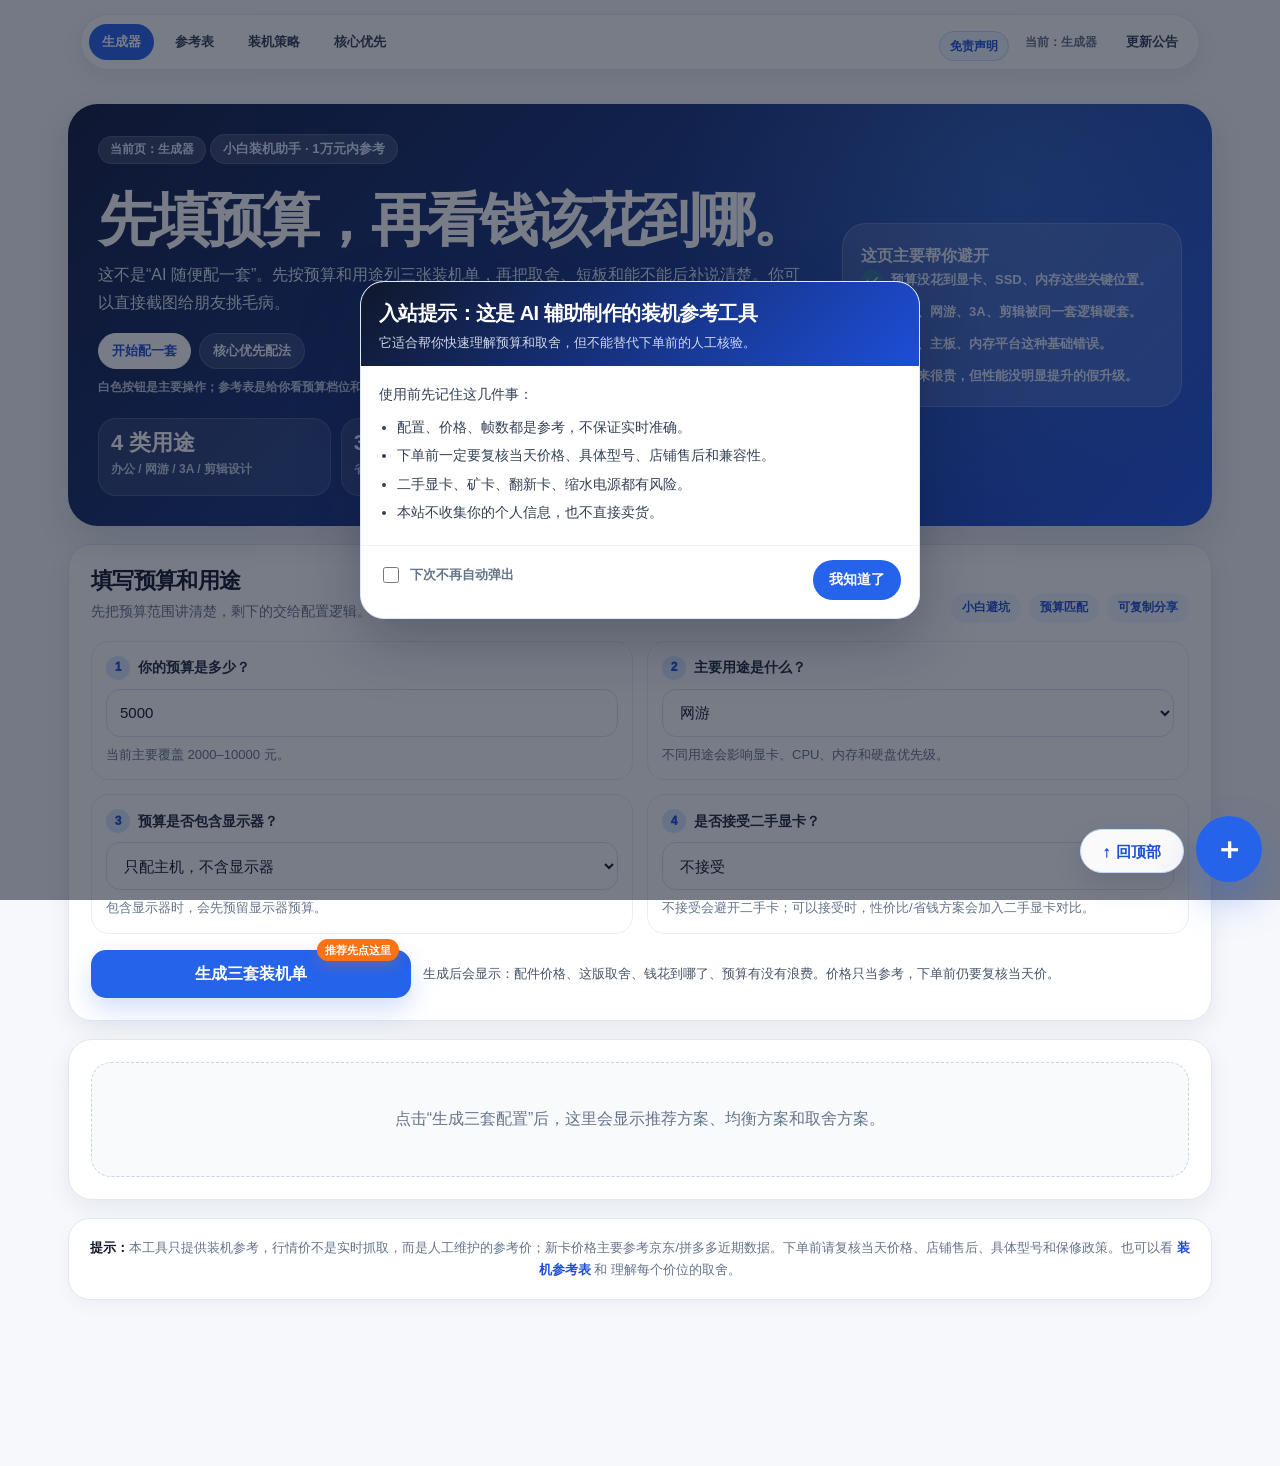
<file: index.html>
<!DOCTYPE html>
<html lang="zh-CN">
<head>
  <meta charset="UTF-8" />
  <meta name="viewport" content="width=device-width, initial-scale=1.0" />
  <title>小白电脑配置生成器｜1万元内装机参考</title>
  <style>

    :root {
      --bg: #f6f8fc;
      --surface: #ffffff;
      --text: #0f172a;
      --muted: #64748b;
      --line: #e2e8f0;
      --blue: #2563eb;
      --blue-dark: #1d4ed8;
      --green: #059669;
      --orange: #f97316;
      --red: #dc2626;
      --shadow: 0 8px 24px rgba(15, 23, 42, 0.07);
      --radius-xl: 24px;
      --radius-lg: 18px;
      --radius-md: 14px;
    }

    * {
      box-sizing: border-box;
    }

    html {
      scroll-behavior: smooth;
    }

    body {
      margin: 0;
      font-family: -apple-system, BlinkMacSystemFont, "Segoe UI", "Microsoft YaHei", sans-serif;
      color: var(--text);
      background: var(--bg);
      min-height: 100vh;
    }

    .page {
      width: min(100%, 1180px);
      margin: 0 auto;
      padding: 24px 18px 54px;
    }

    .hero {
      position: relative;
      overflow: hidden;
      border-radius: 30px;
      padding: 30px;
      margin-bottom: 18px;
      color: white;
      background:
        radial-gradient(circle at 82% 18%, rgba(96, 165, 250, 0.28), transparent 34%),
        linear-gradient(135deg, #101a3d 0%, #183c94 58%, #2155e5 100%);
      box-shadow: 0 14px 34px rgba(15, 23, 42, 0.12);
    }

    .hero-shell {
      display: grid;
      grid-template-columns: minmax(0, 1.25fr) 340px;
      gap: 26px;
      align-items: center;
    }

    .eyebrow {
      display: inline-flex;
      width: fit-content;
      align-items: center;
      gap: 8px;
      min-height: 30px;
      padding: 0 12px;
      border-radius: 999px;
      background: rgba(255, 255, 255, 0.16);
      color: #dbeafe;
      font-size: 13px;
      font-weight: 900;
      border: 1px solid rgba(255, 255, 255, 0.14);
    }

    .hero h1 {
      margin: 16px 0 12px;
      font-size: clamp(34px, 5vw, 58px);
      line-height: 1.02;
      letter-spacing: -0.06em;
      max-width: 780px;
    }

    .hero p {
      max-width: 760px;
      margin: 0;
      color: rgba(239, 246, 255, 0.94);
      font-size: 16px;
      line-height: 1.75;
    }

    .top-links {
      display: flex;
      flex-wrap: wrap;
      gap: 10px;
      margin-top: 18px;
      align-items: center;
    }

    .top-link {
      display: inline-flex;
      align-items: center;
      justify-content: center;
      min-height: 44px;
      padding: 0 17px;
      border-radius: 999px;
      color: #eff6ff;
      text-decoration: none;
      font-size: 14px;
      font-weight: 950;
      border: 1px solid rgba(255,255,255,0.18);
    }

    .top-link.primary-link {
      background: #ffffff;
      color: #1d4ed8;
      border-color: #ffffff;
      box-shadow: 0 10px 22px rgba(15, 23, 42, 0.16);
    }

    .top-link.secondary-link {
      background: rgba(255,255,255,0.13);
    }

    .top-link:hover {
      opacity: 0.92;
    }

    .hero-metrics {
      display: grid;
      grid-template-columns: repeat(3, minmax(0, 1fr));
      gap: 10px;
      margin-top: 22px;
      max-width: 760px;
    }

    .metric {
      min-height: 78px;
      padding: 12px;
      border-radius: 18px;
      background: rgba(255, 255, 255, 0.10);
      border: 1px solid rgba(255, 255, 255, 0.14);
    }

    .metric strong {
      display: block;
      font-size: 22px;
      line-height: 1.1;
    }

    .metric span {
      display: block;
      margin-top: 6px;
      color: rgba(239, 246, 255, 0.8);
      font-size: 12px;
      line-height: 1.4;
      font-weight: 700;
    }

    .hero-card {
      border-radius: 24px;
      padding: 18px;
      background: rgba(255, 255, 255, 0.13);
      border: 1px solid rgba(255, 255, 255, 0.18);
    }

    .hero-card-title {
      margin: 0 0 12px;
      color: white;
      font-size: 15px;
      font-weight: 950;
    }

    .hero-checks {
      display: grid;
      gap: 10px;
      margin: 0;
      padding: 0;
      list-style: none;
    }

    .hero-checks li {
      display: flex;
      gap: 8px;
      align-items: flex-start;
      color: rgba(239, 246, 255, 0.9);
      font-size: 14px;
      line-height: 1.5;
      font-weight: 700;
    }

    .hero-checks li::before {
      content: "✓";
      display: inline-flex;
      align-items: center;
      justify-content: center;
      flex: 0 0 22px;
      height: 22px;
      border-radius: 999px;
      background: rgba(34, 197, 94, 0.25);
      color: #bbf7d0;
      font-size: 13px;
      font-weight: 950;
    }

    .panel {
      background: var(--surface);
      border: 1px solid var(--line);
      border-radius: var(--radius-xl);
      padding: 22px;
      margin-bottom: 18px;
      box-shadow: var(--shadow);
    }

    .panel-head {
      display: flex;
      align-items: flex-end;
      justify-content: space-between;
      gap: 12px;
      margin-bottom: 18px;
    }

    .panel-title {
      margin: 0;
      font-size: 22px;
      line-height: 1.25;
      letter-spacing: -0.03em;
    }

    .panel-subtitle {
      margin: 6px 0 0;
      color: var(--muted);
      font-size: 14px;
      line-height: 1.6;
    }

    .mini-badges {
      display: flex;
      flex-wrap: wrap;
      gap: 8px;
      justify-content: flex-end;
    }

    .mini-badge {
      display: inline-flex;
      min-height: 30px;
      align-items: center;
      border-radius: 999px;
      padding: 0 11px;
      background: #eff6ff;
      color: #1d4ed8;
      font-size: 12px;
      font-weight: 900;
      white-space: nowrap;
    }

    .questions {
      display: grid;
      grid-template-columns: repeat(2, minmax(0, 1fr));
      gap: 14px;
    }

    .question {
      min-width: 0;
      padding: 14px;
      border: 1px solid #e8eef6;
      border-radius: 18px;
      background: #ffffff;
    }

    label {
      display: flex;
      gap: 8px;
      align-items: center;
      margin-bottom: 9px;
      color: #1e293b;
      font-size: 14px;
      font-weight: 950;
      line-height: 1.35;
    }

    .step-dot {
      display: inline-flex;
      align-items: center;
      justify-content: center;
      width: 24px;
      height: 24px;
      border-radius: 999px;
      background: #dbeafe;
      color: #1d4ed8;
      font-size: 12px;
      font-weight: 950;
      flex: 0 0 auto;
    }

    input,
    select {
      width: 100%;
      min-height: 48px;
      border: 1px solid #dbe3ef;
      border-radius: 14px;
      padding: 0 13px;
      background: #fff;
      color: var(--text);
      font: inherit;
      font-size: 15px;
      outline: none;
    }

    input:focus,
    select:focus {
      border-color: var(--blue);
      box-shadow: 0 0 0 3px rgba(37, 99, 235, 0.12);
    }

    .note {
      margin-top: 8px;
      color: var(--muted);
      font-size: 13px;
      line-height: 1.6;
    }
.actions {
      display: grid;
      grid-template-columns: minmax(210px, 320px) 1fr;
      gap: 12px;
      margin-top: 16px;
      align-items: stretch;
    }

    button {
      min-height: 48px;
      border: 0;
      border-radius: 15px;
      padding: 0 18px;
      color: #fff;
      background: var(--blue);
      font: inherit;
      font-size: 15px;
      font-weight: 950;
      cursor: pointer;
      box-shadow: none;
    }

    button:hover {
      background: var(--blue-dark);
    }

    .risk-alert {
      margin-bottom: 12px;
      border: 1px solid #fecaca;
      border-left-width: 6px;
      border-radius: 16px;
      padding: 13px 14px;
      background: #fff1f2;
      color: #991b1b;
    }

    .risk-alert-title {
      margin: 0 0 8px;
      font-size: 18px;
      line-height: 1.3;
      font-weight: 950;
      color: #991b1b;
    }

    .risk-alert ul {
      margin: 0;
      padding-left: 18px;
      font-size: 14px;
      line-height: 1.7;
    }

    .caution-alert {
      margin-top: 12px;
      border: 1px solid #fde68a;
      border-radius: 16px;
      padding: 12px 14px;
      background: #fffbeb;
      color: #7c4a03;
      font-size: 13px;
      line-height: 1.7;
      font-weight: 800;
    }

    .good-alert {
      margin-top: 10px;
      border: 1px solid #bbf7d0;
      border-radius: 16px;
      padding: 12px 14px;
      background: #ecfdf5;
      color: #166534;
      font-size: 14px;
      line-height: 1.65;
    }

    .empty {
      padding: 42px 16px;
      color: var(--muted);
      text-align: center;
      line-height: 1.8;
      border: 1px dashed #cbd5e1;
      border-radius: 20px;
      background: #f8fafc;
    }

    .result-head {
      display: flex;
      justify-content: space-between;
      gap: 12px;
      align-items: flex-start;
      margin-bottom: 12px;
    }

    .result-head-left {
      min-width: 0;
    }

    .result-head h2,
    .tips h2 {
      margin: 0 0 8px;
      font-size: 24px;
      line-height: 1.22;
      letter-spacing: -0.035em;
    }

    .pill {
      display: inline-flex;
      align-items: center;
      min-height: 30px;
      border-radius: 999px;
      padding: 0 11px;
      margin: 3px 5px 3px 0;
      background: #eff6ff;
      color: #1d4ed8;
      font-size: 13px;
      font-weight: 900;
      white-space: nowrap;
    }

    .builds {
      display: grid;
      grid-template-columns: repeat(3, minmax(0, 1fr));
      gap: 14px;
      align-items: stretch;
      margin-top: 14px;
    }

    .build {
      border: 1px solid var(--line);
      border-radius: 22px;
      overflow: hidden;
      background: #fff;
      box-shadow: 0 6px 18px rgba(15, 23, 42, 0.06);
    }

    .build::before {
      content: "";
      display: block;
      height: 5px;
      background: #2563eb;
    }

    .build:nth-child(2)::before {
      background: #059669;
    }

    .build:nth-child(3)::before {
      background: #f97316;
    }

    .build-header {
      padding: 16px 16px 13px;
      border-bottom: 1px solid #edf2f7;
      background: #f8fafc;
    }

    .build-kicker {
      display: inline-flex;
      align-items: center;
      min-height: 26px;
      border-radius: 999px;
      padding: 0 10px;
      margin-bottom: 10px;
      background: #eff6ff;
      color: #1d4ed8;
      font-size: 12px;
      font-weight: 950;
    }

    .build:nth-child(2) .build-kicker {
      background: #ecfdf5;
      color: #047857;
    }

    .build:nth-child(3) .build-kicker {
      background: #fff7ed;
      color: #c2410c;
    }

    .build-header h3 {
      margin: 0 0 9px;
      color: var(--text);
      font-size: 19px;
      line-height: 1.25;
      letter-spacing: -0.02em;
    }

    .total {
      color: var(--green);
      font-size: 24px;
      font-weight: 1000;
      letter-spacing: -0.02em;
    }

    .parts {
      display: grid;
      gap: 0;
      padding: 0;
      margin: 0;
      list-style: none;
    }

    .parts li {
      display: grid;
      grid-template-columns: 66px minmax(0, 1fr);
      gap: 10px;
      padding: 11px 16px;
      border-bottom: 1px solid #f1f5f9;
      font-size: 14px;
      line-height: 1.5;
    }

    .parts li:last-child {
      border-bottom: 0;
    }

    .part-name {
      color: #64748b;
      font-weight: 950;
    }

    .part-value {
      min-width: 0;
      color: #1e293b;
      overflow-wrap: anywhere;
    }

    .desc {
      padding: 14px 16px 16px;
      border-top: 1px solid #edf2f7;
      background: #fff;
    }

    .desc p {
      margin: 0 0 10px;
      color: #475569;
      font-size: 14px;
      line-height: 1.72;
    }

    .desc p:last-child {
      margin-bottom: 0;
    }

    .desc strong {
      color: #111827;
    }

    .copy-btn,
    .desc button {
      width: 100%;
      margin-top: 8px;
      background: var(--green);
      box-shadow: none;
    }

    .copy-btn:hover,
    .desc button:hover {
      background: #047857;
    }

    .current-market-alert {
      background: #f8fafc;
      border-color: #e2e8f0;
      color: #475569;
    }

    .current-market-alert strong {
      color: #0f172a;
    }

    .tips {
      margin-top: 14px;
      padding: 16px;
      border: 1px solid #fde68a;
      border-radius: 18px;
      background: #fffbeb;
    }

    .tips ul {
      margin: 10px 0 0;
      padding-left: 18px;
      color: #7c4a03;
      font-size: 14px;
      line-height: 1.7;
    }

    @media (max-width: 980px) {
      .hero-shell {
        grid-template-columns: 1fr;
      }

      .hero-card {
        display: none;
      }

      .builds {
        grid-template-columns: 1fr;
      }
    }

    @media (max-width: 760px) {
      html {
        scroll-behavior: auto;
      }

      .page {
        width: min(100% - 18px, 1180px);
        padding: 12px 0 34px;
      }

      .hero {
        border-radius: 22px;
        padding: 22px 18px;
      }

      .hero h1 {
        font-size: 30px;
        letter-spacing: -0.04em;
      }

      .hero p {
        font-size: 14px;
        line-height: 1.75;
      }

      .hero-metrics {
        grid-template-columns: 1fr;
      }

      .metric {
        min-height: auto;
      }

      .panel {
        padding: 15px;
        border-radius: 22px;
      }

      .panel-head {
        display: block;
      }

      .mini-badges {
        justify-content: flex-start;
        margin-top: 10px;
      }

      .questions {
        grid-template-columns: 1fr;
        gap: 12px;
      }

      .question {
        padding: 13px;
      }

      input,
      select,
      button {
        min-height: 46px;
        font-size: 16px;
      }

      .actions {
        grid-template-columns: 1fr;
        margin: 12px 0 0;
      }

      .actions button {
        width: 100%;
      }
.result-head {
        display: block;
      }

      .pill {
        margin: 3px 3px 3px 0;
      }

      .build {
        border-radius: 20px;
      }

      .build-header h3 {
        font-size: 18px;
      }

      .total {
        font-size: 22px;
      }

      .parts li {
        grid-template-columns: 72px 1fr;
        gap: 8px;
        padding: 10px 14px;
      }

      .desc {
        padding: 13px 14px 15px;
      }

      .caution-alert,
      .good-alert,
      .risk-alert {
        font-size: 14px;
        padding: 12px;
      }
    }

    @media (max-width: 420px) {
      .hero h1 {
        font-size: 26px;
      }

      .parts li {
        grid-template-columns: 64px 1fr;
      }

      .part-name {
        font-size: 12px;
      }
    }

  
    .result-actions {
      display: flex;
      flex-wrap: wrap;
      gap: 9px;
      margin-top: 12px;
    }

    .result-actions button {
      width: auto;
      min-height: 40px;
      padding: 0 13px;
      border-radius: 999px;
      box-shadow: none;
      font-size: 13px;
    }

    .result-actions .secondary-action {
      background: #eef2ff;
      color: #3730a3;
    }

    .result-actions .secondary-action:hover {
      background: #e0e7ff;
    }

    .share-hint {
      margin-top: 12px;
      border: 1px solid #bfdbfe;
      border-radius: 16px;
      padding: 12px 14px;
      background: #eff6ff;
      color: #1e40af;
      font-size: 13px;
      line-height: 1.7;
      font-weight: 800;
    }

    .site-footer {
      margin-top: 18px;
      padding: 18px;
      border: 1px solid var(--line);
      border-radius: 22px;
      background: #ffffff;
      color: var(--muted);
      font-size: 13px;
      line-height: 1.7;
      text-align: center;
      box-shadow: 0 6px 18px rgba(15, 23, 42, 0.04);
    }

    .site-footer strong {
      color: var(--text);
    }

    @media (max-width: 760px) {
      .result-actions {
        display: grid;
        grid-template-columns: 1fr;
      }

      .result-actions button {
        width: 100%;
        min-height: 44px;
      }
    }

  
    .strategy-box {
      margin: 12px 0;
      border: 1px solid #dbeafe;
      border-radius: 16px;
      padding: 12px 14px;
      background: #f8fbff;
      color: #1e3a8a;
      font-size: 13px;
      line-height: 1.7;
      font-weight: 800;
    }

    .strategy-box strong {
      display: block;
      color: #1d4ed8;
      margin-bottom: 4px;
    }

    .build:nth-child(2) .strategy-box {
      border-color: #bbf7d0;
      background: #f0fdf4;
      color: #14532d;
    }

    .build:nth-child(2) .strategy-box strong {
      color: #047857;
    }

    .build:nth-child(3) .strategy-box {
      border-color: #fed7aa;
      background: #fff7ed;
      color: #7c2d12;
    }

    .build:nth-child(3) .strategy-box strong {
      color: #c2410c;
    }
.top-links {
      display: flex;
      flex-wrap: wrap;
      gap: 8px;
      margin-top: 16px;
    }

    .top-link {
      display: inline-flex;
      align-items: center;
      min-height: 36px;
      padding: 0 13px;
      border-radius: 999px;
      background: rgba(255,255,255,0.14);
      color: #eff6ff;
      text-decoration: none;
      font-size: 13px;
      font-weight: 950;
      border: 1px solid rgba(255,255,255,0.14);
    }

    .top-link:hover {
      background: rgba(255,255,255,0.22);
    }

    .plain-link {
      color: #1d4ed8;
      font-weight: 900;
      text-decoration: none;
    }

    .plain-link:hover {
      text-decoration: underline;
    }

    @media (max-width: 760px) {
      .top-links {
        margin-top: 14px;
      }

      .top-link {
        width: 100%;
        justify-content: center;
      }
    }

  
    .hero-action-hint {
      margin-top: 10px;
      color: rgba(239,246,255,0.78);
      font-size: 12px;
      font-weight: 800;
    }

    .hero-checks li {
      font-size: 13px;
    }

    .form-tip {
      margin: 12px 0 0;
      border: 1px solid #bfdbfe;
      border-radius: 16px;
      padding: 12px 14px;
      background: #eff6ff;
      color: #1e40af;
      font-size: 13px;
      line-height: 1.65;
      font-weight: 800;
    }

    .primary-generate {
      position: relative;
      font-size: 16px;
      background: #2563eb;
      box-shadow: 0 12px 26px rgba(37, 99, 235, 0.20);
    }

    .primary-generate::after {
      content: "推荐先点这里";
      position: absolute;
      right: 12px;
      top: -11px;
      min-height: 22px;
      padding: 0 8px;
      border-radius: 999px;
      background: #f97316;
      color: #fff;
      font-size: 11px;
      line-height: 22px;
      font-weight: 950;
      box-shadow: 0 6px 14px rgba(249, 115, 22, 0.22);
    }

    .button-help {
      display: flex;
      align-items: center;
      min-height: 48px;
      color: #475569;
      font-size: 13px;
      line-height: 1.6;
    }

    .section-divider-title {
      margin: 18px 0 10px;
      color: #334155;
      font-size: 13px;
      font-weight: 950;
      letter-spacing: 0.02em;
    }

    @media (max-width: 980px) {
      .hero-shell {
        grid-template-columns: 1fr;
      }

      .hero-card {
        display: block;
      }
    }

    @media (max-width: 760px) {
      .hero {
        padding: 22px 18px;
        border-radius: 24px;
      }

      .hero h1 {
        font-size: 32px;
      }

      .top-links {
        display: grid;
        grid-template-columns: 1fr;
      }

      .top-link {
        width: 100%;
      }

      .hero-card {
        display: none;
      }

      .primary-generate::after {
        display: none;
      }

      .button-help {
        min-height: auto;
      }
    }

  
    /* v2.7.7 手机端修复：禁止整页横向溢出，避免左右滑触发浏览器返回 */
    html,
    body {
      max-width: 100%;
      overflow-x: hidden;
      overscroll-behavior-x: contain;
    }

    @media (max-width: 760px) {
      .page {
        overflow-x: hidden;
      }
.result-actions {
        grid-template-columns: 1fr;
      }

      .pill,
      .mini-badge,
      .top-link {
        white-space: normal;
      }
    }
.back-top-float {
      position: fixed;
      right: 18px;
      bottom: 18px;
      z-index: 44;
      display: inline-flex;
      align-items: center;
      justify-content: center;
      min-height: 44px;
      padding: 0 15px;
      border: 1px solid rgba(191, 219, 254, 0.95);
      border-radius: 999px;
      background: rgba(255, 255, 255, 0.96);
      color: #1d4ed8;
      font: inherit;
      font-size: 13px;
      font-weight: 950;
      box-shadow: 0 10px 26px rgba(15, 23, 42, 0.14);
      cursor: pointer;
      transition: transform .18s ease, box-shadow .18s ease, background .18s ease;
      backdrop-filter: blur(12px);
    }

    .back-top-float:hover {
      transform: translateY(-2px);
      box-shadow: 0 16px 34px rgba(15, 23, 42, 0.18);
    }

    .fab-menu {
      position: fixed;
      right: 18px;
      bottom: 76px;
      z-index: 45;
      display: grid;
      justify-items: end;
      gap: 10px;
    }

    .fab-ball {
      width: 54px;
      height: 54px;
      border: 0;
      border-radius: 999px;
      background:
        radial-gradient(circle at 30% 25%, rgba(255,255,255,.38), transparent 32%),
        linear-gradient(135deg, #2563eb, #0f172a);
      color: #fff;
      font: inherit;
      font-size: 22px;
      font-weight: 950;
      box-shadow: 0 18px 38px rgba(37, 99, 235, 0.28);
      cursor: pointer;
      transition: transform .22s ease, box-shadow .22s ease, filter .22s ease;
    }

    .fab-menu.open .fab-ball {
      transform: rotate(45deg) scale(1.03);
      filter: brightness(1.05);
    }

    .fab-options {
      display: grid;
      gap: 8px;
      min-width: 160px;
      padding: 8px;
      border: 1px solid rgba(226, 232, 240, 0.86);
      border-radius: 22px;
      background: rgba(255, 255, 255, 0.96);
      box-shadow: 0 18px 44px rgba(15, 23, 42, 0.18);
      backdrop-filter: blur(16px);
      opacity: 0;
      transform: translateY(10px) scale(.96);
      pointer-events: none;
      transition: opacity .2s ease, transform .24s cubic-bezier(.2,.8,.2,1);
      transform-origin: bottom right;
    }

    .fab-menu.open .fab-options {
      opacity: 1;
      transform: translateY(0) scale(1);
      pointer-events: auto;
    }

    .fab-options a,
    .fab-options button {
      display: flex;
      align-items: center;
      gap: 8px;
      min-height: 42px;
      border: 0;
      border-radius: 999px;
      padding: 0 12px;
      background: #f8fafc;
      color: #0f172a;
      text-decoration: none;
      font: inherit;
      font-size: 13px;
      font-weight: 950;
      cursor: pointer;
      transition: transform .16s ease, background .16s ease, color .16s ease;
    }

    .fab-options a:hover,
    .fab-options button:hover {
      transform: translateX(-2px);
      background: #eff6ff;
      color: #1d4ed8;
    }

    .fab-icon {
      width: 22px;
      height: 22px;
      display: inline-flex;
      align-items: center;
      justify-content: center;
      border-radius: 999px;
      background: #dbeafe;
      color: #1d4ed8;
      font-size: 13px;
      flex: 0 0 auto;
    }

    .theme-mode-label::after {
      content: "夜间模式";
    }

    body.dark-mode .theme-mode-label::after {
      content: "日间模式";
    }

    @media (max-width: 760px) {
      body {
        padding-bottom: 88px;
      }

      .back-top-float {
        right: 14px;
        bottom: 14px;
        min-height: 44px;
        padding: 0 14px;
      }

      .fab-menu {
        right: 14px;
        bottom: 70px;
      }

      .fab-ball {
        width: 56px;
        height: 56px;
      }

      .fab-options {
        min-width: 172px;
      }
    }


    .helper-grid {
      display: grid;
      grid-template-columns: repeat(3, minmax(0, 1fr));
      gap: 10px;
      margin-top: 12px;
    }

    .helper-card {
      border: 1px solid var(--border);
      border-radius: 18px;
      padding: 13px;
      background: #f8fafc;
      font-size: 13px;
      line-height: 1.65;
      color: #334155;
    }

    .helper-card strong {
      display: block;
      margin-bottom: 5px;
      color: #0f172a;
      font-size: 14px;
    }

    @media (max-width: 760px) {
      .helper-grid {
        grid-template-columns: 1fr;
      }
    }

  
    .visual-strip {
      display: grid;
      grid-template-columns: repeat(4, minmax(0, 1fr));
      gap: 8px;
      padding: 12px 14px;
      border-bottom: 1px solid #eef2f7;
      background: #fbfdff;
    }

    .visual-tile {
      min-width: 0;
      border: 1px solid #dbeafe;
      border-radius: 14px;
      padding: 9px;
      background: #eff6ff;
    }

    .visual-icon {
      display: block;
      font-size: 18px;
      line-height: 1;
      margin-bottom: 6px;
    }

    .visual-label {
      display: block;
      color: #64748b;
      font-size: 11px;
      font-weight: 950;
    }

    .visual-value {
      display: block;
      margin-top: 3px;
      color: #0f172a;
      font-size: 12px;
      line-height: 1.25;
      font-weight: 950;
      overflow-wrap: anywhere;
    }

    .key-points {
      display: grid;
      gap: 8px;
      margin: 10px 0;
    }

    .key-point {
      border: 1px solid #dbeafe;
      border-radius: 14px;
      padding: 10px 12px;
      background: #f8fbff;
      color: #1e3a8a;
      font-size: 13px;
      line-height: 1.55;
      font-weight: 850;
    }

    .detail-toggle {
      margin-top: 10px;
      border: 1px solid #e2e8f0;
      border-radius: 16px;
      background: #fff;
      overflow: hidden;
    }

    .detail-toggle summary {
      min-height: 44px;
      display: flex;
      align-items: center;
      padding: 0 13px;
      color: #1d4ed8;
      font-size: 14px;
      font-weight: 950;
      cursor: pointer;
      list-style: none;
      user-select: none;
    }

    .detail-toggle summary::-webkit-details-marker {
      display: none;
    }

    .detail-toggle summary::after {
      content: "展开";
      margin-left: auto;
      color: #64748b;
      font-size: 12px;
      font-weight: 900;
    }

    .detail-toggle[open] summary::after {
      content: "收起";
    }

    .detail-body {
      padding: 0 12px 12px;
    }

    .parts-compact-note {
      padding: 0 14px 12px;
      color: #64748b;
      font-size: 12px;
      line-height: 1.55;
    }

    @media (max-width: 760px) {
      .visual-strip {
        grid-template-columns: repeat(2, minmax(0, 1fr));
        gap: 7px;
        padding: 10px 12px;
      }

      .visual-tile {
        padding: 8px;
      }

      .visual-icon {
        font-size: 17px;
      }

      .visual-value {
        font-size: 12px;
      }

      .parts li {
        grid-template-columns: 52px minmax(0, 1fr);
        padding: 9px 12px;
        align-items: start;
      }

      .desc {
        padding: 12px;
      }

      .good-alert,
      .strategy-box,
      .key-point {
        font-size: 12.5px;
        line-height: 1.55;
      }

      .detail-toggle summary {
        min-height: 46px;
      }

      .detail-body p {
        margin: 9px 0;
        font-size: 12.5px;
        line-height: 1.7;
      }

      .build h3 {
        font-size: 19px;
      }
    }

  
    .decision-panel {
      margin-top: 12px;
      border: 1px solid #bfdbfe;
      border-radius: 20px;
      padding: 14px;
      background: linear-gradient(180deg, #eff6ff, #ffffff);
    }

    .decision-panel h3 {
      margin: 0 0 8px;
      color: #0f172a;
      font-size: 18px;
      letter-spacing: -0.02em;
    }

    .decision-main {
      display: grid;
      grid-template-columns: minmax(0, 1.2fr) minmax(0, 1fr);
      gap: 12px;
      align-items: stretch;
    }

    .decision-pick {
      border: 1px solid #93c5fd;
      border-radius: 18px;
      padding: 13px;
      background: #fff;
      color: #1e3a8a;
      font-size: 14px;
      line-height: 1.65;
      font-weight: 850;
    }

    .decision-pick strong {
      display: block;
      color: #1d4ed8;
      font-size: 16px;
      margin-bottom: 4px;
    }

    .decision-list {
      display: grid;
      gap: 8px;
      margin: 0;
      padding: 0;
      list-style: none;
    }

    .decision-list li {
      display: grid;
      grid-template-columns: 76px minmax(0, 1fr);
      gap: 8px;
      border: 1px solid #e2e8f0;
      border-radius: 14px;
      padding: 9px 10px;
      background: #fff;
      color: #334155;
      font-size: 13px;
      line-height: 1.55;
    }

    .decision-list b {
      color: #0f172a;
    }

    .decision-mini-label {
      display: inline-flex;
      align-items: center;
      justify-content: center;
      min-height: 24px;
      border-radius: 999px;
      background: #eef2ff;
      color: #3730a3;
      font-size: 12px;
      font-weight: 950;
      white-space: nowrap;
    }

    .decision-jump-row {
      display: flex;
      flex-wrap: wrap;
      gap: 8px;
      margin-top: 12px;
    }

    .decision-jump-row button {
      width: auto;
      min-height: 34px;
      border-radius: 999px;
      padding: 0 11px;
      background: #0f172a;
      color: #fff;
      font-size: 12px;
      box-shadow: none;
    }

    .recommended-badge {
      display: inline-flex;
      align-items: center;
      min-height: 24px;
      margin-left: 8px;
      padding: 0 8px;
      border-radius: 999px;
      background: #f97316;
      color: #fff;
      font-size: 11px;
      font-weight: 950;
      vertical-align: middle;
    }

    @media (max-width: 760px) {
      .decision-main {
        grid-template-columns: 1fr;
      }

      .decision-list li {
        grid-template-columns: 68px minmax(0, 1fr);
      }

      .decision-jump-row {
        display: grid;
        grid-template-columns: 1fr;
      }

      .decision-jump-row button {
        width: 100%;
        min-height: 42px;
      }
    }

  
    .share-mode-toggle {
      position: fixed;
      right: 18px;
      bottom: 116px;
      z-index: 31;
      min-height: 42px;
      border: 0;
      border-radius: 999px;
      padding: 0 13px;
      background: #2563eb;
      color: #fff;
      font: inherit;
      font-size: 13px;
      font-weight: 950;
      box-shadow: 0 10px 24px rgba(37, 99, 235, 0.22);
      cursor: pointer;
    }

    body.share-mode .hero,
    body.share-mode #builder,
    body.share-mode .share-hint,
    body.share-mode .caution-alert,
    body.share-mode .notice,
    body.share-mode .site-footer,
    body.share-mode .fab-menu,
    body.share-mode .decision-jump-row,
    body.share-mode .result-actions,
    body.share-mode .copy-btn {
      display: none !important;
    }

    body.share-mode {
      background: #f8fafc;
      padding-bottom: 18px;
    }

    body.share-mode .page {
      padding-top: 10px;
      max-width: 1160px;
    }

    body.share-mode .panel {
      box-shadow: none;
      border: 0;
      background: transparent;
      padding: 0;
    }

    body.share-mode .result-head {
      margin: 0 0 10px;
      padding: 16px;
      border: 1px solid #dbeafe;
      border-radius: 22px;
      background: #eff6ff;
    }

    body.share-mode .result-head h2::after {
      content: " · 截图模式";
      color: #2563eb;
      font-size: 16px;
    }

    body.share-mode .builds {
      gap: 10px;
    }

    body.share-mode .build {
      break-inside: avoid;
      box-shadow: none;
      border-color: #dbeafe;
    }

    body.share-mode .detail-toggle {
      display: none;
    }

    body.share-mode .desc {
      padding-bottom: 12px;
    }

    body.share-mode .good-alert {
      margin-bottom: 8px;
    }

    .share-mode-note {
      display: none;
    }

    body.share-mode .share-mode-note {
      display: block;
      margin: 0 0 12px;
      padding: 12px 14px;
      border: 1px solid #bfdbfe;
      border-radius: 18px;
      background: #eff6ff;
      color: #1e40af;
      font-size: 13px;
      line-height: 1.65;
      font-weight: 850;
    }

    @media (max-width: 760px) {
      .share-mode-toggle {
        left: 10px;
        right: 10px;
        bottom: 76px;
        width: calc(100% - 20px);
        min-height: 44px;
      }

      body.share-mode .builds {
        grid-template-columns: 1fr;
      }

      body.share-mode .result-head {
        padding: 13px;
      }

      body.share-mode .pill {
        white-space: normal;
      }
    }

    @media print {
      .hero,
      #builder,
      .share-hint,
      .caution-alert,
      .notice,
      .site-footer,
      .floating-nav,
      .decision-jump-row,
      .result-actions,
      .copy-btn,
      .share-mode-toggle,
      .detail-toggle {
        display: none !important;
      }

      body {
        background: white;
      }

      .build {
        box-shadow: none;
        break-inside: avoid;
      }
    }

  
    body.share-mode .share-mode-toggle {
      display: inline-flex !important;
      align-items: center;
      justify-content: center;
      background: #dc2626;
      color: #fff;
    }

    .kbd-hint {
      display: inline-flex;
      align-items: center;
      min-height: 22px;
      margin-left: 8px;
      padding: 0 7px;
      border-radius: 999px;
      background: rgba(255,255,255,0.18);
      font-size: 11px;
      font-weight: 950;
    }

    @media (max-width: 760px) {
      .kbd-hint {
        display: none;
      }
    }

  
    .site-nav {
      width: min(100% - 24px, 1120px);
      margin: 14px auto 10px;
      display: flex;
      align-items: center;
      gap: 8px;
      padding: 8px;
      border: 1px solid rgba(226, 232, 240, 0.92);
      border-radius: 999px;
      background: rgba(255,255,255,0.94);
      box-shadow: 0 8px 22px rgba(15, 23, 42, 0.06);
    }

    .site-nav a {
      display: inline-flex;
      align-items: center;
      justify-content: center;
      min-height: 36px;
      padding: 0 13px;
      border-radius: 999px;
      color: #334155;
      text-decoration: none;
      font-size: 13px;
      font-weight: 950;
      white-space: nowrap;
    }

    .site-nav a.active {
      background: #2563eb;
      color: #fff;
    }

    .site-nav .nav-spacer {
      flex: 1;
    }

    .site-nav .nav-current {
      color: #64748b;
      font-size: 12px;
      font-weight: 900;
      padding: 0 8px;
      white-space: nowrap;
    }

    .page-location {
      display: inline-flex;
      align-items: center;
      min-height: 28px;
      padding: 0 11px;
      border-radius: 999px;
      background: rgba(255,255,255,0.16);
      color: #dbeafe;
      font-size: 12px;
      font-weight: 950;
      border: 1px solid rgba(255,255,255,0.14);
      margin-bottom: 10px;
    }

    @media (max-width: 760px) {
      .site-nav {
        width: min(100% - 18px, 1120px);
        margin: 10px auto 8px;
        border-radius: 20px;
        display: grid;
        grid-template-columns: 1fr 1fr;
        gap: 7px;
      }

      .site-nav a {
        width: 100%;
        min-height: 38px;
        padding: 0 8px;
      }

      .site-nav .nav-spacer,
      .site-nav .nav-current {
        display: none;
      }
    }

  
    .disclaimer-mask {
      position: fixed;
      inset: 0;
      z-index: 80;
      display: none;
      align-items: center;
      justify-content: center;
      padding: 18px;
      background: rgba(15, 23, 42, 0.56);
    }

    .disclaimer-mask.show {
      display: flex;
    }

    .disclaimer-box {
      width: min(100%, 560px);
      border-radius: 24px;
      border: 1px solid #dbeafe;
      background: #ffffff;
      box-shadow: 0 22px 60px rgba(15, 23, 42, 0.28);
      overflow: hidden;
    }

    .disclaimer-head {
      padding: 18px 18px 12px;
      background: linear-gradient(135deg, #0f172a, #1d4ed8);
      color: #fff;
    }

    .disclaimer-head strong {
      display: block;
      font-size: 20px;
      letter-spacing: -0.03em;
    }

    .disclaimer-head span {
      display: block;
      margin-top: 6px;
      color: rgba(239, 246, 255, 0.86);
      font-size: 13px;
      line-height: 1.6;
    }

    .disclaimer-body {
      padding: 16px 18px;
      color: #334155;
      font-size: 14px;
      line-height: 1.75;
    }

    .disclaimer-body ul {
      margin: 8px 0 0;
      padding-left: 18px;
    }

    .disclaimer-body li {
      margin: 4px 0;
    }

    .disclaimer-actions {
      display: grid;
      grid-template-columns: 1fr auto;
      gap: 10px;
      align-items: center;
      padding: 14px 18px 18px;
      border-top: 1px solid #eef2f7;
    }

    .disclaimer-actions label {
      display: inline-flex;
      gap: 8px;
      align-items: center;
      color: #64748b;
      font-size: 13px;
      font-weight: 800;
    }

    .disclaimer-actions input {
      width: 16px;
      height: 16px;
      min-height: 0;
      padding: 0;
      box-shadow: none;
    }

    .disclaimer-actions button {
      min-height: 40px;
      border: 0;
      border-radius: 999px;
      padding: 0 16px;
      background: #2563eb;
      color: #fff;
      font: inherit;
      font-size: 14px;
      font-weight: 950;
      cursor: pointer;
    }

    .ai-disclaimer-link {
      display: inline-flex;
      align-items: center;
      min-height: 30px;
      margin: 8px 0 0;
      padding: 0 10px;
      border-radius: 999px;
      border: 1px solid #bfdbfe;
      background: #eff6ff;
      color: #1d4ed8;
      font-size: 12px;
      font-weight: 950;
      cursor: pointer;
    }

    @media (max-width: 760px) {
      .disclaimer-box {
        border-radius: 20px;
      }

      .disclaimer-actions {
        grid-template-columns: 1fr;
      }

      .disclaimer-actions button {
        width: 100%;
      }
    }

  
    .qc-hint {
      margin: 8px 14px 0;
      display: inline-flex;
      align-items: center;
      min-height: 28px;
      padding: 0 10px;
      border-radius: 999px;
      background: #f8fafc;
      color: #475569;
      border: 1px solid #e2e8f0;
      font-size: 12px;
      font-weight: 900;
    }

    .qc-hint.good { background: #f0fdf4; color: #047857; border-color: #bbf7d0; }
    .qc-hint.watch { background: #fffbeb; color: #92400e; border-color: #fde68a; }
    .qc-hint.care { background: #fef2f2; color: #b91c1c; border-color: #fecaca; }

  
    .recommendation-hint {
      margin: 8px 14px 0;
      padding: 10px 12px;
      border-radius: 14px;
      background: #f8fafc;
      border: 1px solid #e2e8f0;
      color: #334155;
      font-size: 12px;
      line-height: 1.65;
      font-weight: 850;
    }

    .recommendation-hint.best {
      background: #ecfdf5;
      border-color: #a7f3d0;
      color: #047857;
    }

    .recommendation-score {
      display: inline-flex;
      align-items: center;
      min-height: 24px;
      padding: 0 8px;
      border-radius: 999px;
      background: #eff6ff;
      color: #1d4ed8;
      font-size: 12px;
      font-weight: 950;
      margin-left: 6px;
      vertical-align: middle;
    }

  
    .decision-jump-row .jump-build-btn {
      position: relative;
      overflow: hidden;
      min-height: 38px;
      border: 1px solid transparent;
      transition: transform .18s ease, box-shadow .18s ease, filter .18s ease;
    }

    .decision-jump-row .jump-build-btn::after {
      content: "";
      position: absolute;
      inset: 0;
      background: linear-gradient(120deg, transparent, rgba(255,255,255,.22), transparent);
      transform: translateX(-120%);
      transition: transform .42s ease;
    }

    .decision-jump-row .jump-build-btn:hover {
      transform: translateY(-1px);
      filter: brightness(1.03);
    }

    .decision-jump-row .jump-build-btn:hover::after {
      transform: translateX(120%);
    }

    .jump-build-btn.scheme-safe {
      background: #2563eb;
      color: #fff;
      box-shadow: 0 8px 18px rgba(37,99,235,.16);
    }

    .jump-build-btn.scheme-value {
      background: #059669;
      color: #fff;
      box-shadow: 0 8px 18px rgba(5,150,105,.16);
    }

    .jump-build-btn.scheme-save {
      background: #f97316;
      color: #fff;
      box-shadow: 0 8px 18px rgba(249,115,22,.16);
    }

    .visual-collapse {
      border-bottom: 1px solid #eef2f7;
      background: #fbfdff;
    }

    .visual-collapse-toggle {
      display: none;
      width: calc(100% - 28px);
      margin: 11px 14px;
      min-height: 38px;
      border: 1px solid #dbeafe;
      border-radius: 999px;
      background: #eff6ff;
      color: #1d4ed8;
      font: inherit;
      font-size: 13px;
      font-weight: 950;
      cursor: pointer;
      align-items: center;
      justify-content: space-between;
      gap: 10px;
      padding: 0 13px;
      transition: transform .18s ease, background .18s ease, border-color .18s ease;
    }

    .visual-collapse-toggle:active {
      transform: scale(.985);
    }

    .visual-collapse-toggle .toggle-sub {
      color: #64748b;
      font-size: 12px;
      font-weight: 850;
    }

    .visual-collapse-toggle .toggle-icon {
      display: inline-flex;
      align-items: center;
      justify-content: center;
      width: 22px;
      height: 22px;
      border-radius: 999px;
      background: #dbeafe;
      transition: transform .28s ease;
    }

    .visual-collapse.open .toggle-icon {
      transform: rotate(180deg);
    }

    .visual-collapse-body {
      max-height: 0;
      opacity: 0;
      overflow: hidden;
      transform: translateY(-4px);
      transition: max-height .32s ease, opacity .24s ease, transform .24s ease;
    }

    .visual-collapse.open .visual-collapse-body {
      max-height: 260px;
      opacity: 1;
      transform: translateY(0);
    }

    .visual-collapse .visual-strip {
      border-bottom: 0;
    }

    @media (max-width: 760px) {
      .visual-collapse-toggle {
        display: flex;
      }

      .visual-collapse {
        background: #fff;
      }

      .visual-collapse-body {
        max-height: 0;
      }

      .visual-collapse.open .visual-collapse-body {
        max-height: 360px;
      }
    }

    body.share-mode .visual-collapse-toggle {
      display: flex;
      background: #eff6ff;
    }

    body.share-mode .visual-collapse:not(.open) {
      border-bottom: 0;
    }

    .recommendation-score.low-hidden {
      background: #fef2f2;
      color: #b91c1c;
    }

  
    body.dark-mode {
      --bg: #0b1120;
      --surface: #111827;
      --text: #e5e7eb;
      --muted: #94a3b8;
      --line: rgba(148, 163, 184, 0.24);
      background:
        radial-gradient(circle at 20% 0%, rgba(37, 99, 235, 0.16), transparent 28%),
        #0b1120;
      color: var(--text);
    }

    body.dark-mode .site-nav,
    body.dark-mode .panel,
    body.dark-mode .form-card,
    body.dark-mode .result-area,
    body.dark-mode .build,
    body.dark-mode .modal-card,
    body.dark-mode .disclaimer-box,
    body.dark-mode .site-footer {
      background: rgba(17, 24, 39, 0.94);
      border-color: rgba(148, 163, 184, 0.24);
      color: var(--text);
      box-shadow: 0 14px 34px rgba(0,0,0,.24);
    }

    body.dark-mode .site-nav a,
    body.dark-mode .nav-current,
    body.dark-mode label,
    body.dark-mode .part-name,
    body.dark-mode .visual-label,
    body.dark-mode .desc,
    body.dark-mode .panel-desc,
    body.dark-mode .note,
    body.dark-mode .helper-card,
    body.dark-mode .parts-compact-note {
      color: var(--muted);
    }

    body.dark-mode .site-nav a.active,
    body.dark-mode .nav-current,
    body.dark-mode .ai-disclaimer-link {
      background: rgba(37, 99, 235, .18);
      color: #bfdbfe;
    }

    body.dark-mode input,
    body.dark-mode select,
    body.dark-mode textarea {
      background: #0f172a;
      border-color: rgba(148, 163, 184, .32);
      color: var(--text);
    }

    body.dark-mode .build-header,
    body.dark-mode .parts li,
    body.dark-mode .visual-collapse,
    body.dark-mode .visual-strip,
    body.dark-mode .result-head,
    body.dark-mode .helper-card,
    body.dark-mode .visual-tile,
    body.dark-mode .good-alert,
    body.dark-mode .notice,
    body.dark-mode .recommendation-hint,
    body.dark-mode .detail-panel,
    body.dark-mode .pill,
    body.dark-mode .mini-badge {
      background: rgba(15, 23, 42, 0.88);
      border-color: rgba(148, 163, 184, 0.22);
      color: var(--text);
    }

    body.dark-mode .visual-collapse-toggle,
    body.dark-mode .detail-toggle {
      background: rgba(37, 99, 235, .16);
      border-color: rgba(96, 165, 250, .28);
      color: #bfdbfe;
    }

    body.dark-mode .qc-hint.good,
    body.dark-mode .recommendation-hint.best {
      background: rgba(5, 150, 105, .15);
      border-color: rgba(52, 211, 153, .28);
      color: #86efac;
    }

    body.dark-mode .fab-options,
    body.dark-mode .back-top-float {
      background: rgba(15, 23, 42, 0.94);
      border-color: rgba(148, 163, 184, 0.28);
      color: #bfdbfe;
    }

    body.dark-mode .fab-options a,
    body.dark-mode .fab-options button {
      background: rgba(30, 41, 59, 0.92);
      color: #e5e7eb;
    }

    body.dark-mode .fab-options a:hover,
    body.dark-mode .fab-options button:hover {
      background: rgba(37, 99, 235, .22);
      color: #bfdbfe;
    }

    body.dark-mode .fab-icon {
      background: rgba(96, 165, 250, .18);
      color: #93c5fd;
    }

    body.dark-mode .hero {
      box-shadow: 0 18px 44px rgba(0,0,0,.28);
    }

    body.dark-mode.share-mode {
      background: #0b1120;
    }


  
    /* v2.10.1 全站悬浮快捷球 + 夜间模式 + 截图退出 */
    :root {
      --fab-bg: #2563eb;
      --fab-text: #ffffff;
      --fab-panel-bg: rgba(255,255,255,.92);
      --fab-panel-border: rgba(226,232,240,.9);
      --fab-shadow: 0 18px 45px rgba(15,23,42,.18);
    }

    body.dark-mode {
      background: #0b1220 !important;
      color: #e5edf8 !important;
    }

    body.dark-mode .panel,
    body.dark-mode .hero,
    body.dark-mode .build,
    body.dark-mode .card,
    body.dark-mode .site-nav,
    body.dark-mode .decision-card,
    body.dark-mode .notice,
    body.dark-mode .combo-card,
    body.dark-mode .page-card,
    body.dark-mode section,
    body.dark-mode .visual-collapse,
    body.dark-mode .reference-card {
      background-color: #111827 !important;
      color: #e5edf8 !important;
      border-color: #263449 !important;
    }

    body.dark-mode .hero,
    body.dark-mode .hero-card,
    body.dark-mode .blue-hero {
      background: linear-gradient(135deg, #111827, #1e3a8a) !important;
      color: #fff !important;
    }

    body.dark-mode p,
    body.dark-mode .muted,
    body.dark-mode .panel-desc,
    body.dark-mode .desc,
    body.dark-mode .sub,
    body.dark-mode .tiny,
    body.dark-mode .note,
    body.dark-mode .part-name {
      color: #aebbd0 !important;
    }

    body.dark-mode input,
    body.dark-mode select,
    body.dark-mode textarea {
      background: #0f172a !important;
      color: #e5edf8 !important;
      border-color: #334155 !important;
    }

    body.dark-mode table,
    body.dark-mode th,
    body.dark-mode td,
    body.dark-mode .parts li,
    body.dark-mode .part-row {
      border-color: #263449 !important;
      color: #e5edf8 !important;
    }

    body.dark-mode th {
      background: #182235 !important;
    }

    body.dark-mode .site-nav a:not(.active) {
      color: #cbd5e1 !important;
    }

    body.dark-mode .pill,
    body.dark-mode .tag,
    body.dark-mode .chip,
    body.dark-mode .badge {
      background: #172554 !important;
      color: #dbeafe !important;
      border-color: #1d4ed8 !important;
    }

    .global-fab-root {
      position: fixed;
      right: max(16px, env(safe-area-inset-right));
      bottom: max(18px, env(safe-area-inset-bottom));
      z-index: 9999;
      pointer-events: none;
      font-family: inherit;
    }

    .global-fab-root * { box-sizing: border-box; }

    .global-fab-menu {
      position: absolute;
      right: 0;
      bottom: 74px;
      display: grid;
      gap: 10px;
      width: min(270px, calc(100vw - 32px));
      padding: 14px;
      border-radius: 28px;
      background: var(--fab-panel-bg);
      border: 1px solid var(--fab-panel-border);
      box-shadow: var(--fab-shadow);
      backdrop-filter: blur(18px);
      -webkit-backdrop-filter: blur(18px);
      transform: translateY(14px) scale(.94);
      opacity: 0;
      pointer-events: none;
      transition: transform .24s cubic-bezier(.2,.8,.2,1), opacity .2s ease;
    }

    .global-fab-root.open .global-fab-menu {
      transform: translateY(0) scale(1);
      opacity: 1;
      pointer-events: auto;
    }

    .global-fab-action,
    .global-top-action,
    .global-fab-main,
    .share-exit-pill {
      border: 0;
      cursor: pointer;
      font: inherit;
      font-weight: 950;
      pointer-events: auto;
      -webkit-tap-highlight-color: transparent;
    }

    .global-fab-action {
      display: flex;
      align-items: center;
      gap: 12px;
      min-height: 54px;
      padding: 0 14px;
      border-radius: 18px;
      color: #0f172a;
      background: #f8fafc;
      text-decoration: none;
      transition: transform .18s ease, background .18s ease, box-shadow .18s ease;
      box-shadow: 0 8px 18px rgba(15,23,42,.05);
    }

    .global-fab-action:hover,
    .global-fab-action:active {
      transform: translateY(-1px);
      background: #eff6ff;
    }

    .global-fab-action .ico {
      width: 34px;
      height: 34px;
      display: inline-flex;
      align-items: center;
      justify-content: center;
      border-radius: 14px;
      background: #eaf2ff;
      font-size: 18px;
      flex: 0 0 auto;
    }

    .global-fab-main {
      width: 66px;
      height: 66px;
      border-radius: 999px;
      display: inline-flex;
      align-items: center;
      justify-content: center;
      background: var(--fab-bg);
      color: var(--fab-text);
      box-shadow: 0 18px 38px rgba(37,99,235,.34);
      font-size: 30px;
      transition: transform .22s cubic-bezier(.2,.8,.2,1), box-shadow .2s ease;
    }

    .global-fab-root.open .global-fab-main {
      transform: rotate(45deg);
      box-shadow: 0 16px 30px rgba(37,99,235,.24);
    }

    .global-top-action {
      position: absolute;
      right: 0;
      bottom: 78px;
      min-height: 44px;
      padding: 0 18px;
      border-radius: 999px;
      background: rgba(255,255,255,.96);
      color: #1d4ed8;
      border: 1px solid #bfdbfe;
      box-shadow: 0 12px 28px rgba(15,23,42,.12);
      opacity: 1;
      transform: translateY(0);
      transition: opacity .18s ease, transform .18s ease;
      white-space: nowrap;
    }

    .global-fab-root.open .global-top-action {
      opacity: 0;
      pointer-events: none;
      transform: translateY(8px);
    }

    .share-exit-pill {
      position: fixed;
      left: 50%;
      bottom: max(18px, env(safe-area-inset-bottom));
      transform: translateX(-50%) translateY(18px);
      z-index: 10001;
      display: inline-flex;
      align-items: center;
      gap: 10px;
      min-height: 46px;
      padding: 0 18px;
      border-radius: 999px;
      background: #0f172a;
      color: #fff;
      box-shadow: 0 16px 38px rgba(15,23,42,.28);
      opacity: 0;
      pointer-events: none;
      transition: opacity .2s ease, transform .2s ease;
    }

    body.share-mode .share-exit-pill {
      opacity: 1;
      transform: translateX(-50%) translateY(0);
      pointer-events: auto;
    }

    body.share-mode .global-fab-root {
      display: none !important;
    }

    body.dark-mode .global-fab-menu {
      background: rgba(15,23,42,.94);
      border-color: #334155;
    }

    body.dark-mode .global-fab-action {
      background: #111827;
      color: #e5edf8;
      box-shadow: 0 8px 18px rgba(0,0,0,.2);
    }

    body.dark-mode .global-fab-action:hover,
    body.dark-mode .global-fab-action:active {
      background: #172554;
    }

    body.dark-mode .global-fab-action .ico {
      background: #1e293b;
    }

    body.dark-mode .global-top-action {
      background: #0f172a;
      color: #bfdbfe;
      border-color: #334155;
    }

    body.dark-mode .share-exit-pill {
      background: #2563eb;
      color: #fff;
    }

    @media (max-width: 760px) {
      .global-fab-root {
        right: max(14px, env(safe-area-inset-right));
        bottom: max(16px, env(safe-area-inset-bottom));
      }

      .global-fab-main {
        width: 62px;
        height: 62px;
        font-size: 28px;
      }

      .global-fab-menu {
        bottom: 72px;
      }
    }

  
    .fab-root:not(.global-fab-root), .quick-fab, .floating-actions { display: none !important; }

  
    /* v2.10.2 回顶部按钮点击后纯蓝/失字修复 */
    .global-fab-root .global-top-action {
      display: inline-flex !important;
      align-items: center !important;
      justify-content: center !important;
      gap: 6px !important;
      min-width: 104px !important;
      min-height: 44px !important;
      padding: 0 18px !important;
      border-radius: 999px !important;
      background: rgba(255,255,255,.96) !important;
      color: #1d4ed8 !important;
      border: 1px solid #bfdbfe !important;
      box-shadow: 0 12px 28px rgba(15,23,42,.12) !important;
      opacity: 1 !important;
      white-space: nowrap !important;
      text-indent: 0 !important;
      line-height: 1 !important;
      font-size: 15px !important;
      font-weight: 950 !important;
      appearance: none !important;
      -webkit-appearance: none !important;
      background-image: none !important;
    }

    .global-fab-root .global-top-action::before {
      content: "↑";
      display: inline-block;
      font-weight: 950;
      color: currentColor;
    }

    .global-fab-root .global-top-action::after {
      content: "回顶部";
      display: inline-block;
      color: currentColor;
    }

    .global-fab-root .global-top-action:focus,
    .global-fab-root .global-top-action:active,
    .global-fab-root .global-top-action:hover {
      background: rgba(239,246,255,.98) !important;
      color: #1d4ed8 !important;
      border-color: #93c5fd !important;
      outline: none !important;
      transform: translateY(-1px);
    }

    .global-fab-root.open .global-top-action {
      opacity: 0 !important;
      pointer-events: none !important;
      transform: translateY(8px) !important;
    }

    body.dark-mode .global-fab-root .global-top-action {
      background: rgba(15,23,42,.96) !important;
      color: #bfdbfe !important;
      border-color: #334155 !important;
    }

    body.dark-mode .global-fab-root .global-top-action:focus,
    body.dark-mode .global-fab-root .global-top-action:active,
    body.dark-mode .global-fab-root .global-top-action:hover {
      background: #172554 !important;
      color: #dbeafe !important;
      border-color: #3b82f6 !important;
    }

  
    /* v2.10.3 快捷小球重叠修复：清掉旧底部按钮，只保留全局小球 */
    .bottom-actions,
    .sticky-actions,
    .page-actions,
    .quick-actions,
    .mobile-actions,
    .floating-actions,
    .footer-actions,
    .fixed-actions,
    .strategy-actions,
    .hero-actions,
    .cta-actions,
    .safe-bottom-actions,
    .bottom-nav-actions,
    .screenshot-actions,
    .share-actions,
    .legacy-actions,
    .old-floating-actions,
    .fab-root:not(.global-fab-root),
    .quick-fab:not(.global-fab-root),
    .floating-fab:not(.global-fab-root) {
      display: none !important;
      pointer-events: none !important;
    }

    body {
      padding-bottom: max(112px, env(safe-area-inset-bottom)) !important;
    }

    .global-fab-root {
      right: max(18px, env(safe-area-inset-right)) !important;
      bottom: max(18px, env(safe-area-inset-bottom)) !important;
    }

    .global-fab-root .global-fab-main {
      position: relative !important;
      z-index: 2 !important;
    }

    .global-fab-root .global-top-action {
      position: absolute !important;
      right: 78px !important;
      bottom: 9px !important;
      min-width: 104px !important;
      min-height: 44px !important;
      z-index: 1 !important;
    }

    .global-fab-root .global-fab-menu {
      right: 0 !important;
      bottom: 76px !important;
      z-index: 3 !important;
    }

    .global-fab-root.open .global-top-action {
      opacity: 0 !important;
      pointer-events: none !important;
      transform: translateX(8px) !important;
    }

    @media (max-width: 760px) {
      .global-fab-root {
        right: max(16px, env(safe-area-inset-right)) !important;
        bottom: max(16px, env(safe-area-inset-bottom)) !important;
      }

      .global-fab-root .global-top-action {
        right: 74px !important;
        bottom: 9px !important;
      }

      .global-fab-root .global-fab-menu {
        bottom: 74px !important;
      }
    }

    body.share-mode .global-fab-root {
      display: none !important;
    }

  
    /* v2.10.4 旧底部按钮已物理删除，只保留全站统一快捷小球 */
    body {
      padding-bottom: max(112px, env(safe-area-inset-bottom)) !important;
    }

    .global-fab-root {
      right: max(18px, env(safe-area-inset-right)) !important;
      bottom: max(18px, env(safe-area-inset-bottom)) !important;
    }

    .global-fab-root .global-fab-main {
      position: relative !important;
      z-index: 2 !important;
    }

    .global-fab-root .global-top-action {
      position: absolute !important;
      right: 78px !important;
      bottom: 9px !important;
      z-index: 1 !important;
    }

    .global-fab-root .global-fab-menu {
      right: 0 !important;
      bottom: 76px !important;
      z-index: 3 !important;
    }

    .global-fab-root.open .global-top-action {
      opacity: 0 !important;
      pointer-events: none !important;
      transform: translateX(8px) !important;
    }

    @media (max-width: 760px) {
      .global-fab-root {
        right: max(16px, env(safe-area-inset-right)) !important;
        bottom: max(16px, env(safe-area-inset-bottom)) !important;
      }

      .global-fab-root .global-top-action {
        right: 74px !important;
        bottom: 9px !important;
      }

      .global-fab-root .global-fab-menu {
        bottom: 74px !important;
      }
    }

  
    /* v2.10.8 配置卡阅读顺序优化 */
    .build-understand {
      margin: 14px;
      padding: 14px;
      border-radius: 18px;
      border: 1px solid #dbeafe;
      background: #f8fbff;
      display: grid;
      gap: 8px;
      line-height: 1.65;
      font-size: 13px;
      color: #0f172a;
    }

    .build-understand strong {
      color: #0f3b8f;
      font-weight: 950;
    }

    .build-understand-title {
      font-size: 14px;
      font-weight: 950;
      color: #0f172a;
      margin-bottom: 2px;
    }

    .build-understand-row {
      display: grid;
      grid-template-columns: 46px minmax(0, 1fr);
      gap: 8px;
    }

    .build-understand-label {
      font-weight: 950;
      color: #64748b;
    }

    body.dark-mode .build-understand {
      background: #0f172a !important;
      border-color: #263449 !important;
      color: #e5edf8 !important;
    }

    body.dark-mode .build-understand-title,
    body.dark-mode .build-understand strong {
      color: #dbeafe !important;
    }

    body.dark-mode .build-understand-label {
      color: #aebbd0 !important;
    }

    @media (max-width: 760px) {
      .build-understand {
        margin: 12px;
        padding: 12px;
      }
    }

  
    /* v2.11.0 收纳/抽屉关闭态修复：关闭后内容不能被点到 */
    .visual-collapse:not(.open) .visual-collapse-body,
    .drawer:not(.open) .drawer-body,
    .collapse:not(.open) .collapse-body,
    .accordion:not(.open) .accordion-body,
    .details-panel:not(.open) .details-body {
      max-height: 0 !important;
      height: 0 !important;
      overflow: hidden !important;
      opacity: 0 !important;
      pointer-events: none !important;
      visibility: hidden !important;
    }

    .visual-collapse:not(.open) .visual-collapse-body *,
    .drawer:not(.open) .drawer-body *,
    .collapse:not(.open) .collapse-body *,
    .accordion:not(.open) .accordion-body *,
    .details-panel:not(.open) .details-body * {
      pointer-events: none !important;
      user-select: none !important;
      -webkit-user-select: none !important;
    }

    .visual-collapse.open .visual-collapse-body,
    .drawer.open .drawer-body,
    .collapse.open .collapse-body,
    .accordion.open .accordion-body,
    .details-panel.open .details-body {
      pointer-events: auto !important;
      visibility: visible !important;
    }

    .global-fab-root:not(.open) .global-fab-menu,
    .global-fab-root:not(.open) .global-fab-menu * {
      pointer-events: none !important;
      visibility: hidden !important;
    }

    .global-fab-root.open .global-fab-menu,
    .global-fab-root.open .global-fab-menu * {
      visibility: visible !important;
    }

  
/* v2.12.6：两套配置后，桌面端不再保留第三列空位 */
.builds,
.builds-grid,
.result-builds,
.build-list,
#result .builds,
#result .build-grid {
  grid-template-columns: repeat(2, minmax(320px, 1fr)) !important;
  max-width: 900px !important;
  margin-left: auto !important;
  margin-right: auto !important;
  justify-content: center !important;
  align-items: start !important;
}

#result .build,
.build-card,
.build {
  min-width: 0 !important;
}

@media (max-width: 860px) {
  .builds,
  .builds-grid,
  .result-builds,
  .build-list,
  #result .builds,
  #result .build-grid {
    grid-template-columns: 1fr !important;
    max-width: 100% !important;
  }
}

/* 方案质量标签 */
.plan-quality-badge {
  display: inline-flex;
  align-items: center;
  border-radius: 999px;
  padding: 3px 8px;
  font-size: 12px;
  font-weight: 800;
  margin-left: 6px;
  vertical-align: middle;
  border: 1px solid transparent;
}
.plan-quality-badge.quality-recommended {
  color: #065f46;
  background: #dcfce7;
  border-color: #86efac;
}
.plan-quality-badge.quality-optional {
  color: #1d4ed8;
  background: #dbeafe;
  border-color: #93c5fd;
}
.plan-quality-badge.quality-not-recommended {
  color: #991b1b;
  background: #fee2e2;
  border-color: #fecaca;
}


/* v2.12.8：三套方案回归，桌面端三卡等宽居中，不再出现两卡右侧大空白 */
.builds,
.builds-grid,
.result-builds,
.build-list,
#result .builds,
#result .build-grid {
  grid-template-columns: repeat(3, minmax(280px, 1fr)) !important;
  max-width: 1160px !important;
  margin-left: auto !important;
  margin-right: auto !important;
  justify-content: center !important;
  align-items: start !important;
}
@media (max-width: 1040px) {
  .builds,
  .builds-grid,
  .result-builds,
  .build-list,
  #result .builds,
  #result .build-grid {
    grid-template-columns: repeat(2, minmax(280px, 1fr)) !important;
    max-width: 760px !important;
  }
}
@media (max-width: 760px) {
  .builds,
  .builds-grid,
  .result-builds,
  .build-list,
  #result .builds,
  #result .build-grid {
    grid-template-columns: 1fr !important;
    max-width: 100% !important;
  }
}


/* v2.12.15：详情区减负，避免三张卡重复大段提醒 */
.detail-toggle summary {
  cursor: pointer;
}
.detail-body {
  display: grid;
  gap: 10px;
}
.detail-body .strategy-box {
  padding: 12px 14px;
}
.detail-body p {
  margin: 4px 0;
  line-height: 1.75;
}

</style>
  <meta name="description" content="面向小白的电脑配置生成器，按预算、用途、是否接受二手显卡生成办公、网游、3A、剪辑设计装机参考。" />
  <meta name="theme-color" content="#2563eb" />
  <meta name="apple-mobile-web-app-title" content="装机生成器" />
  <meta name="application-name" content="小白电脑配置生成器" />
  <meta property="og:title" content="小白电脑配置生成器" />
  <meta property="og:description" content="按预算和用途生成电脑配置参考，适合1万元以内装机入门。" />
  <meta property="og:type" content="website" />
  <link rel="icon" href="./icon.svg" type="image/svg+xml" />
  <link rel="manifest" href="./manifest.webmanifest" />
</head>
<body>
  <nav class="site-nav" aria-label="页面导航">
    <a class="active" href="./index.html">生成器</a>
    <a class="" href="./reference.html">参考表</a>
    <a class="" href="./strategy.html">装机策略</a>
    <a class="" href="./core-first.html">核心优先</a>
    <span class="nav-spacer"></span>
    <button class="ai-disclaimer-link" type="button" onclick="showDisclaimer(true)">免责声明</button>
    <span class="nav-current">当前：生成器</span>
        <a href="./updates.html">更新公告</a>
    </nav>


  <main class="page">
    <section class="hero">
      <div class="hero-shell">
        <div>
          <div class="page-location">当前页：生成器</div>
          <div class="eyebrow">小白装机助手 · 1万元内参考</div>
          <h1>先填预算，再看钱该花到哪。</h1>
          <p>这不是“AI 随便配一套”。先按预算和用途列三张装机单，再把取舍、短板和能不能后补说清楚。你可以直接截图给朋友挑毛病。</p>

          <div class="top-links">
            <a class="top-link primary-link" href="#builder">开始配一套</a>
            <a class="top-link secondary-link" href="./core-first.html">核心优先配法</a>
          </div>
          <div class="hero-action-hint">白色按钮是主要操作；参考表是给你看预算档位和硬件天梯的。</div>

          <div class="hero-metrics">
            <div class="metric">
              <strong>4 类用途</strong>
              <span>办公 / 网游 / 3A / 剪辑设计</span>
            </div>
            <div class="metric">
              <strong>3 张单子</strong>
              <span>省心、性能/价格、够用省钱</span>
            </div>
            <div class="metric">
              <strong>看得出取舍</strong>
              <span>钱花哪了、哪块别省都会写</span>
            </div>
          </div>
        </div>

        <div class="hero-card">
          <p class="hero-card-title">这页主要帮你避开</p>
          <ul class="hero-checks">
            <li>预算没花到显卡、SSD、内存这些关键位置。</li>
            <li>办公、网游、3A、剪辑被同一套逻辑硬套。</li>
            <li>电源、主板、内存平台这种基础错误。</li>
            <li>看起来很贵，但性能没明显提升的假升级。</li>
          </ul>
        </div>
      </div>
    </section>

    <section class="panel" id="builder">
      <div class="panel-head">
        <div>
          <h2 class="panel-title">填写预算和用途</h2>
          <p class="panel-subtitle">先把预算范围讲清楚，剩下的交给配置逻辑。小白不用自己想“多出来几百块该升级哪”。</p>
        </div>
        <div class="mini-badges">
          <span class="mini-badge">小白避坑</span>
          <span class="mini-badge">预算匹配</span>
          <span class="mini-badge">可复制分享</span>
        </div>
      </div>

      <div class="questions">
        <div class="question">
          <label for="budget"><span class="step-dot">1</span>你的预算是多少？</label>
          <input id="budget" type="number" min="1500" max="10000" step="100" value="5000" placeholder="例如：5000" />
          <div class="note">当前主要覆盖 2000–10000 元。</div>
        </div>

        <div class="question">
          <label for="purpose"><span class="step-dot">2</span>主要用途是什么？</label>
          <select id="purpose">
            <option value="网游">网游</option>
            <option value="3A游戏">3A游戏</option>
            <option value="办公学习">办公学习</option>
            <option value="剪辑设计">剪辑设计</option>
          </select>
          <div class="note">不同用途会影响显卡、CPU、内存和硬盘优先级。</div>
        </div>

        <div class="question">
          <label for="monitor"><span class="step-dot">3</span>预算是否包含显示器？</label>
          <select id="monitor">
            <option value="hostOnly">只配主机，不含显示器</option>
            <option value="monitor1080">包含 1080P 普通显示器（约 ¥500）</option>
            <option value="monitor1080High">包含 1080P 高刷显示器（约 ¥650）</option>
            <option value="monitor2k">包含 2K 入门显示器（约 ¥1000）</option>
            <option value="monitorUnsure">不确定，先按主机推荐</option>
          </select>
          <div class="note">包含显示器时，会先预留显示器预算。</div>
        </div>

        <div class="question">
          <label for="used"><span class="step-dot">4</span>是否接受二手显卡？</label>
          <select id="used">
            <option value="不接受">不接受</option>
            <option value="接受">可以接受，拿一套二手卡作对比</option>
            <option value="只接受显卡二手">优先二手显卡，其他配件仍按新件</option>
          </select>
          <div class="note">不接受会避开二手卡；可以接受时，性价比/省钱方案会加入二手显卡对比。</div>
        </div>
      </div>

      <div class="actions">
        <button class="primary-generate" type="button" onclick="generateBuilds()">生成三套装机单</button>
        <div class="button-help">生成后会显示：配件价格、这版取舍、钱花到哪了、预算有没有浪费。价格只当参考，下单前仍要复核当天价。</div>
      </div>
    </section>

    <section id="result" class="panel">
      <div class="empty">点击“生成三套配置”后，这里会显示推荐方案、均衡方案和取舍方案。</div>
    </section>

    <footer class="site-footer">
      <strong>提示：</strong>本工具只提供装机参考，行情价不是实时抓取，而是人工维护的参考价；新卡价格主要参考京东/拼多多近期数据。下单前请复核当天价格、店铺售后、具体型号和保修政策。也可以看 <a class="plain-link" href="./reference.html">装机参考表</a> 和 理解每个价位的取舍。
    </footer>
  </main>

  <script src="./parts.js"></script>
  <script src="./templates.js"></script>
  <script>
    const db = window.PC_BUILDER_PARTS;

    function normalizePurpose(value) {
      return value === "办公学习" ? "办公学习" : value;
    }

    function getInput() {
      return {
        budget: Number(document.getElementById("budget").value),
        purpose: normalizePurpose(document.getElementById("purpose").value),
        monitor: document.getElementById("monitor").value,
        used: document.getElementById("used").value
      };
    }

    function money(value) {
      return "\u00a5" + Math.max(0, Math.round(value / 50) * 50);
    }

    function aboutMoney(value) {
      return "\u7ea6 " + money(value);
    }
    const C = db.cpu;
    const G = db.gpu;
    const M = db.board;
    const R = db.ram;
    const S = db.storage;
    const P = db.psu;
    const X = db.case;
    const K = db.cooler;

    function inferCooler(cpu, gpu) {
      const cpuText = String(cpu?.model || "");
      const gpuText = String(gpu?.model || "");

      if (/i3-12100（带核显）|Ryzen 3 4300G/i.test(cpuText) && (gpuText.includes("核显") || gpuText === "")) {
        return K.stock;
      }

      if (/i5-13500|i5-13400F|R5 7500F|9600X|9700X|5700X3D|7800X3D|9800X3D/i.test(cpuText)) {
        return K.plus;
      }

      if (/RX 7800 XT|RX 9070|RTX 5070|RX 6800 XT/i.test(gpuText)) {
        return K.plus;
      }

      return K.basic;
    }

    function buildTotal(parts) {
      return parts.cpu.price + parts.gpu.price + parts.board.price + parts.ram.price + parts.storage.price + parts.psu.price + parts.cooler.price + parts.case.price;
    }

    function makeParts(cpu, gpu, board, ram, storage, psu, caseBox) {
      const cooler = inferCooler(cpu, gpu);
      return { cpu, gpu, board, ram, storage, psu, cooler, case: caseBox };
    }

    function makeBuild(name, parts, meta) {
      return {
        name,
        parts,
        cpu: parts.cpu.model,
        gpu: parts.gpu.model,
        board: parts.board.model,
        ram: parts.ram.model,
        storage: parts.storage.model,
        psu: parts.psu.model,
        cooler: parts.cooler.model,
        case: parts.case.model,
        total: buildTotal(parts),
        ...meta
      };
    }

    function makeTemplate(label, builds) {
      return { label, builds };
    }

    const configTemplates = window.createPcBuilderTemplates({ C, G, M, R, S, P, X, makeParts, makeBuild, makeTemplate });

    function getMonitorPlan(value) {
      const plans = {
        hostOnly: { model: "不包含显示器", price: 0, note: "全部预算用于主机。" },
        monitor1080: { model: "1080P 普通显示器", price: 500, note: "适合办公、家用、轻度游戏。" },
        monitor1080High: { model: "1080P 高刷显示器", price: 650, note: "适合 LOL、瓦、CS2、三角洲、永劫等网游；当前低价高刷屏很常见。" },
        monitor2k: { model: "2K 入门显示器", price: 1000, note: "适合 6000 元以上预算；预算紧时建议先保证主机。" },
        monitorUnsure: { model: "暂不包含显示器", price: 0, note: "先按主机预算推荐，后续再单独选显示器。" }
      };
      return plans[value] || plans.hostOnly;
    }

    function getPurposeFamily(purpose) {
      if (purpose === "办公学习") return "office";
      if (purpose === "网游") return "game";
      if (purpose === "3A游戏") return "game3a";
      if (purpose === "剪辑设计") return "creator";
      return "game";
    }

    function getBandList(family) {
      return Object.keys(configTemplates[family] || {}).map(Number).sort((a, b) => a - b);
    }

    function selectTemplate(input) {
      const family = getPurposeFamily(input.purpose);
      const familyOrder = {
        office: ["office"],
        game: ["game", "office"],
        game3a: ["game3a", "game", "office"],
        creator: ["creator", "game3a", "game", "office"]
      }[family] || ["game"];

      for (const group of familyOrder) {
        const bands = getBandList(group);
        const floorBand = bands.filter(band => band <= input.budget).pop();
        if (floorBand !== undefined) {
          return {
            family: group,
            band: floorBand,
            template: configTemplates[group][floorBand],
            fallback: group !== family,
            nextBand: bands.find(band => band > floorBand) ?? null
          };
        }
      }

      const primaryGroup = familyOrder[0];
      const bands = getBandList(primaryGroup);
      const fallbackBand = bands[0];
      return {
        family: primaryGroup,
        band: fallbackBand,
        template: configTemplates[primaryGroup][fallbackBand],
        fallback: true,
        overBudget: true,
        nextBand: bands.find(band => band > fallbackBand) ?? null
      };
    }

    function decorateBuild(build, band, label) {
      const utilization = Math.max(1, Math.round((build.total / band) * 100));
      return {
        ...build,
        bandLabel: label,
        utilization,
        utilizationText: `${utilization}%`
      };
    }


    function isUsedGpuAllowed(input) {
      return input && input.used !== "不接受";
    }

    function isUsedGpuPreferred(input) {
      return input && input.used === "只接受显卡二手";
    }

    function chooseUsedGpuPatch(build, input, band) {
      const purpose = input?.purpose || "";
      if (purpose !== "网游" && purpose !== "3A游戏") return null;
      if (!isUsedGpuAllowed(input)) return null;
      if (buildUsesUsedGpu(build)) return null;

      const name = String(build.name || "");
      const preferred = isUsedGpuPreferred(input);
      const isValue = name.includes("性价比");
      const isSave = name.includes("省钱");
      if (!isValue && !(preferred && isSave)) return null;

      const platform = getCpuPlatform(build.cpu);
      const boardMain = platform === "LGA1700" ? (M.b660m || M.b760m) : (M.b550m || M.b450m);
      const boardBudget = platform === "LGA1700" ? (M.h610m || M.b660m) : (M.b450m || M.a520m);

      if (band >= 6500 && isValue) {
        return {
          patch: { gpu: G.rx6800xtUsed, board: boardMain, psu: P.p750 },
          meta: {
            confidence: "中",
            priceVolatility: "高",
            secondHandRisk: "高",
            people: "接受二手显卡，想把预算尽量换成显卡性能的人。",
            reason: "你选择了可以接受二手显卡，所以性价比版会拿二手 RX6800XT 这类高性能卡做对比；性能更强，但验卡和售后更重要。",
            risk: "二手高功耗卡一定要验机，重点看拆修、温度、噪音、接口、烤机稳定性和卖家售后。"
          }
        };
      }

      if (band >= 5000 && isValue) {
        return {
          patch: { gpu: G.rx6800Used, board: boardMain, psu: P.p650 },
          meta: {
            confidence: "中",
            priceVolatility: "高",
            secondHandRisk: "中",
            people: "接受二手显卡，想在 5000 档拿到更强游戏性能的人。",
            reason: "你选择了可以接受二手显卡，所以性价比版会加入二手 RX6800 16G 这种对比方案；它比全新 RX6750GRE 更偏性能和大显存，但需要验卡。",
            risk: "二手显卡要复核成色、拆修、温度、噪音和剩余保修；不会验卡的人仍建议看稳妥全新版。"
          }
        };
      }

      if (band >= 4000 && isValue) {
        return {
          patch: { gpu: G.rx6700xtUsed, board: boardBudget, psu: P.p650 },
          meta: {
            confidence: "中",
            priceVolatility: "高",
            secondHandRisk: "中",
            people: "接受二手显卡，想在 4000 档冲更强 1080P/2K 入门表现的人。",
            reason: "二手 RX6700XT 12G 在 4000 左右有明显性能和显存优势，比只看全新入门卡更有对比意义。",
            risk: "二手中端卡要看矿卡、拆修、烤机和售后；如果只想省心，还是看稳妥全新版。"
          }
        };
      }

      if (preferred && isSave && band >= 4500) {
        return {
          patch: { gpu: G.rx6700xtUsed, board: boardBudget, psu: P.p650 },
          meta: {
            confidence: "中",
            priceVolatility: "高",
            secondHandRisk: "中",
            people: "优先二手显卡，想少花钱但保留不错网游性能的人。",
            reason: "优先二手显卡时，省钱版会用二手 RX6700XT / 同级卡压低总价，把钱留给显示器或后续加 SSD。",
            risk: "省钱来自二手显卡，省下的钱不是白捡，验卡和售后要自己确认。"
          }
        };
      }

      if (preferred && isSave && band >= 3000) {
        return {
          patch: { gpu: G.rx6650xtUsed, board: boardBudget, psu: P.p550 },
          meta: {
            confidence: "中",
            priceVolatility: "高",
            secondHandRisk: "中",
            people: "预算不高但优先二手显卡，主要玩 1080P 网游的人。",
            reason: "二手 RX6650XT 这类卡能把低预算更多换成帧数，但要接受验卡和售后不确定性。",
            risk: "低价二手卡要警惕翻新、维修和异常温度。"
          }
        };
      }

      return null;
    }

    function adaptBuildForUsedOpportunity(build, input, band) {
      const choice = chooseUsedGpuPatch(build, input, band);
      if (!choice) return build;
      const parts = { ...build.parts, ...choice.patch };
      parts.cooler = inferCooler(parts.cpu, parts.gpu);
      return rebuildWithParts(build, parts, choice.meta);
    }


    function buildUsesUsedGpu(build) {
      return String(build?.parts?.gpu?.model || "").includes("二手");
    }

    function rebuildWithParts(build, parts, metaPatch = {}) {
      const meta = {
        confidence: build.confidence,
        priceVolatility: build.priceVolatility,
        secondHandRisk: build.secondHandRisk,
        people: build.people,
        reason: build.reason,
        risk: build.risk
      };
      return makeBuild(build.name, parts, { ...meta, ...metaPatch });
    }

    function adaptBuildForUsedPreference(build, input, band) {
      if (input.used !== "不接受" || !buildUsesUsedGpu(build)) {
        return build;
      }

      if (band <= 2500) {
        const newParts = {
          ...build.parts,
          cpu: C.r5_5500,
          gpu: G.rx6400New,
          board: M.a520m,
          storage: S.ssd256,
          psu: P.p500,
          case: X.black
        };

        return rebuildWithParts(build, newParts, {
          secondHandRisk: "低",
          people: "预算很低、又不接受二手显卡，适合轻度网游和日常使用的人。",
          reason: "你选择了“不接受二手显卡”，所以改成全新 RX6400 入门独显方案，比核显更像游戏主机，但性能有限。",
          risk: "RX6400 只适合轻度网游；想玩三角洲、永劫、3A，建议接受二手显卡或提高预算。"
        });
      }

      let replacementGpu = G.rx6600New;
      if (band >= 9000) replacementGpu = G.rx9070gre;
      else if (band >= 8000) replacementGpu = G.rx7800xt;
      else if (band >= 7000) replacementGpu = G.rx6750gre;
      else if (band >= 4000) replacementGpu = G.rx6650xt;

      const newParts = { ...build.parts, gpu: replacementGpu };

      return rebuildWithParts(build, newParts, {
        secondHandRisk: "低",
        reason: `${build.reason} 已按你选择的“不接受二手显卡”改成全新显卡思路。`,
        risk: "全新显卡更省心，但同预算性能可能不如二手方案；预算很紧时建议提高预算或降低画质预期。"
      });
    }

    function buildNoticeHtml(input) {
      const notices = [];

      if (input.budget <= 2800 && (input.purpose === "网游" || input.purpose === "3A游戏")) {
        notices.push(`
          <div class="risk-alert">
            <p class="risk-alert-title">低预算游戏主机要明确取舍</p>
            <ul>
              <li>如果接受二手显卡，2500 左右可以优先把预算用到独显上。</li>
              <li>如果不接受二手显卡，通常只能做核显过渡，不适合当正经游戏主机。</li>
              <li>不要买“i7级/i9级”低价整机，也不要买不写具体型号的电源和显卡。</li>
            </ul>
          </div>
        `);
      }

      if (input.used === "不接受" && input.budget < 3500 && (input.purpose === "网游" || input.purpose === "3A游戏")) {
        notices.push('<div class="caution-alert">你选择了“不接受二手显卡”，低预算游戏主机会更吃紧。系统会优先给全新显卡思路，但可能牺牲部分性能或略微超出理想预算。</div>');
      }

      if (isUsedGpuAllowed(input) && (input.purpose === "网游" || input.purpose === "3A游戏")) {
        notices.push('<div class="caution-alert">已开启二手显卡对比：稳妥版仍偏全新省心，性价比版/省钱版会尝试二手显卡。二手卡只提供参考，下单前一定要验卡和确认售后。</div>');
      }

      if (input.budget >= 6000 && input.budget <= 10000 && (input.purpose === "网游" || input.purpose === "3A游戏")) {
        notices.push('<div class="caution-alert">游戏预算会按用途分配：网游更看 CPU 和帧率稳定，3A 更看 CPU 和显卡均衡。</div>');
      }

      return notices.join("");
    }


    function fullPartText(part, type) {
      const raw = String(part?.model || part || "").trim();
      if (!raw) return "型号待确认";
      return raw;
    }

    function compactPartText(part, type) {
      const raw = String(part?.model || part || "");
      let text = raw
        .replace(/（[^）]*）/g, "")
        .replace(/\s+\/\s+/g, "/")
        .replace(/普通\s+/g, "")
        .trim();

      if (type === "cpu") {
        text = text.replace("Intel Core ", "").replace("AMD Ryzen ", "Ryzen ");
      }

      if (type === "gpu") {
        text = text
          .replace("NVIDIA GeForce ", "")
          .replace("AMD Radeon ", "")
          .replace("二手 ", "")
          .trim();
      }

      if (type === "board") {
        const match = raw.match(/(H610M|B660M|B760M|A520M|B450M|B550M|A620M|B650M)[^（]*/i);
        text = match ? match[0].trim() : text;
      }

      if (type === "ram") {
        const match = raw.match(/(\d+GB\s+DDR[45]\s*\d*)/i);
        text = match ? match[1].replace(/\s+/g, " ") : text;
      }

      if (type === "storage") {
        const match = raw.match(/(256GB|512GB|1TB|2TB).*?(SSD|NVMe)/i);
        if (match) text = `${match[1]} NVMe SSD`;
      }

      if (type === "psu") {
        const match = raw.match(/(\d+W\s*电源)/i);
        text = match ? match[1].replace(/\s+/g, " ") : text;
      }

      if (type === "cooler") {
        if (raw.includes("原装") || raw.includes("自带")) text = "原装散热";
        else if (raw.includes("双塔")) text = "双塔风冷";
        else if (raw.includes("塔式")) text = "塔式风冷";
        else if (raw.includes("四热管")) text = "四热管风冷";
        else text = "CPU 散热";
      }

      if (type === "case") {
        if (raw.includes("MATX")) text = "MATX 机箱";
        else if (raw.includes("风道")) text = "风道机箱";
        else if (raw.includes("白色") || raw.includes("海景房")) text = "外观机箱";
        else text = "机箱/散热";
      }

      return text || raw;
    }

    function getBuildVisualTiles(build) {
      return [
        { icon: "⚙️", label: "CPU", value: compactPartText(build.parts.cpu, "cpu") },
        { icon: "🎮", label: "显卡", value: compactPartText(build.parts.gpu, "gpu") },
        { icon: "🧩", label: "内存", value: compactPartText(build.parts.ram, "ram") },
        { icon: "💾", label: "硬盘", value: compactPartText(build.parts.storage, "storage") }
      ];
    }

    
    function extractGpuVram(gpuText) {
      const text = String(gpuText || "");
      const match = text.match(/(?:^|[\s（(])(\d{1,2}\s*(?:GB|G))(?:[\s）),，/]|$)/i);
      return match ? match[1].replace(/\s+/g, "").replace("GB", "G") : "";
    }

    function gpuVramTip(build) {
      const vram = extractGpuVram(build.gpu);
      if (!vram) return "显存未标注：下单时必须确认具体版本。";
      if (/4G/i.test(vram)) return `${vram} 显存：只适合轻网游/过渡，不建议新 3A。`;
      if (/6G/i.test(vram)) return `${vram} 显存：1080P 网游还能用，3A 要降画质。`;
      if (/8G/i.test(vram)) return `${vram} 显存：1080P 主流够用，重 3A/2K 要谨慎。`;
      if (/10G|11G|12G/i.test(vram)) return `${vram} 显存：1080P 更稳，部分 2K 也更舒服。`;
      if (/16G|20G|24G|32G/i.test(vram)) return `${vram} 显存：更适合 2K、重 3A 或生产力。`;
      return `${vram} 显存：按具体游戏和画质判断。`;
    }

    
    function partRiskScore(part, type) {
      const text = String(part?.model || "");
      let score = 0;

      if (type === "board") {
        if (/B450M|A520M|H610M/i.test(text)) score += 1;
        if (/A620M/i.test(text)) score += 1;
        if (/B550M|B650M|B760M|B660M/i.test(text)) score += 0;
        if (/华硕|微星|技嘉|华擎/i.test(text)) score -= 1;
        if (/精粤|昂达|铭瑄|七彩虹/i.test(text)) score += 1;
      }

      if (type === "psu") {
        if (/500W|550W/i.test(text)) score += 1;
        if (/大水牛|驿晨宇|金河田|先马|白牌/i.test(text)) score += 2;
        if (/微星|长城|安钛克|酷冷|海韵|振华|TT|Tt|鑫谷|利民|九州风神|航嘉/i.test(text)) score -= 1;
      }

      return Math.max(0, score);
    }

    function getBuildQualityHint(build) {
      let risk = 0;
      risk += partRiskScore(build.parts.board, "board");
      risk += partRiskScore(build.parts.psu, "psu");
      if (buildUsesUsedGpu(build)) risk += 2;

      const gpuText = String(build.gpu || "");
      const psuText = String(build.psu || "");
      if (/RX 7800 XT|RX 9070|RTX 5070|RTX 4070 Ti/i.test(gpuText) && !/750W|850W/i.test(psuText)) risk += 2;
      if (/RX 7700 XT|RX 9060 XT|RTX 4070|RTX 5060 Ti/i.test(gpuText) && /500W|550W/i.test(psuText)) risk += 2;

      const watts = estimateSystemWatts(build);
      const psuW = psuWatts(build.psu);
      if (risk <= 1) return { level: "good", text: `基础件风控：正常，整机约 ${watts}W，${psuW || "对应"}W 电源需复核具体型号` };
      if (risk <= 3) return { level: "watch", text: `基础件风控：需复核主板/电源，整机约 ${watts}W` };
      return { level: "care", text: `基础件风控：谨慎，整机约 ${watts}W，重点查电源/主板/二手` };
    }

    function getBuildKeyPoints(build, input) {
      const points = [];
      const gpu = String(build.gpu || "");
      const cpu = String(build.cpu || "");
      const storage = String(build.storage || "");
      const ram = String(build.ram || "");
      const board = String(build.board || "");
      const purpose = input?.purpose || "";

      if (purpose === "办公学习") {
        points.push("重点看 CPU、内存、SSD 和稳定性，不是硬塞游戏显卡。");
      } else if (purpose === "3A游戏") {
        points.push("3A 优先显卡，其次电源和硬盘容量。");
      } else if (purpose === "网游") {
        points.push("网游先看帧率稳定，CPU 和显卡都不能太偏。");
      } else if (purpose === "剪辑设计") {
        points.push("剪辑优先 CPU、内存、SSD，再看显卡加速。");
      }

      if (gpu.includes("RTX 5060 Ti")) points.push("RTX5060Ti：如果和 RTX5060 差价不大，优先看 Ti。");
      else if (gpu.includes("RTX 5060")) points.push("RTX5060：只有差价明显低于 5060Ti 时才更值得考虑。");
      else if (gpu.includes("RX 7800 XT")) points.push("RX7800XT：2K 游戏性能强，但电源和机箱风道要跟上。");
      else if (gpu.includes("RX 6650 XT")) points.push("RX6650XT：1080P 网游性价比卡。");
      else if (gpu.includes("核显")) points.push("核显：适合办公学习和临时过渡，不建议当游戏主力。");

      if (cpu.includes("7500F")) points.push("R5 7500F：AM5 新平台，后续升级空间更好。");
      else if (cpu.includes("5600") && board.includes("B550")) points.push("R5 5600：AM4 成熟便宜，但高预算不当主流新平台。");

      if (storage.includes("512GB") || storage.includes("256GB")) points.push("硬盘偏小：资料多就优先 1TB SSD，不够再加硬盘。");
      if (ram.includes("16GB") && (purpose === "剪辑设计" || purpose === "办公学习")) points.push("16GB 可用，但多开/剪辑更建议 32GB。");

      return points.slice(0, 3);
    }

    function shortAttentionText(build) {
      const notes = [];
      if (buildUsesUsedGpu(build)) {
        notes.push("含二手显卡：一定要验温度、噪音、接口和退换。");
      } else {
        notes.push("全新思路：仍要复核具体型号和店铺售后。");
      }
      if (String(build.psu || "").includes("电源")) {
        notes.push("电源看具体型号，别只看瓦数。");
      }
      if (build.risk) notes.push(build.risk);
      return notes.slice(0, 3).join(" ");
    }

    function buildPlainTalk(build) {
      const label = String(build.bandLabel || "");
      const gpuText = String(build.gpu || "");
      const storageText = String(build.storage || "");
      const ramText = String(build.ram || "");
      const notes = [];

      if (label.includes("办公") || gpuText.includes("核显")) {
        notes.push("这套偏日常和稳定，不是为了游戏显卡堆料。");
      } else if (label.includes("网游")) {
        notes.push("这套优先帧率稳定和日常好用，显卡按预算控制。");
      } else if (label.includes("3A")) {
        notes.push("这套优先显卡和画质表现，同时避免 CPU 明显拖后腿。");
      } else if (label.includes("剪辑")) {
        notes.push("这套优先 N 卡、内存和 SSD，再兼顾 CPU 多核。");
      } else {
        notes.push("这套走均衡路线，不把预算全部压到单个配件。");
      }

      if (storageText.includes("512GB")) notes.push("512GB 偏过渡，游戏多建议后续加 1TB。");
      if (/16GB/.test(ramText) && /DDR5/.test(ramText)) notes.push("16GB DDR5 够入门，长期多开可后续补到 32GB。");

      return notes.join(" ");
    }

    function getGpuScore(gpuModel) {
      const model = String(gpuModel || "");
      const rules = [
        ["RTX 5070 Ti", 6900],
        ["RX 9070 XT", 7200],
        ["RTX 5070", 6800],
        ["RX 9070 GRE", 5400],
        ["RX 9070", 6200],
        ["RTX 4070 Ti SUPER", 7000],
        ["RTX 4070 SUPER", 5400],
        ["RTX 4070 Ti", 4600],
        ["RTX 4070", 4600],
        ["RTX 5060 Ti 16G", 5200],
        ["RTX 5060 Ti 16GB", 5200],
        ["RTX 5060 Ti", 5000],
        ["RX 9060 XT 16G", 3800],
        ["RX 9060 XT", 3700],
        ["RX 7800 XT", 4900],
        ["RX 6800 XT", 4450],
        ["RX 6800", 4200],
        ["RX 7700 XT", 4200],
        ["RTX 4060 Ti", 3950],
        ["RTX 5060", 4000],
        ["RTX 4060", 2900],
        ["RTX 5050", 2600],
        ["RX 6750 GRE", 3700],
        ["RX 6700 XT", 3550],
        ["RTX 3060 Ti", 3400],
        ["RX 6600 XT", 3100],
        ["RX 6650 XT", 3100],
        ["RTX 3060", 2900],
        ["RX 5700 XT", 2700],
        ["RTX 2060 SUPER", 2500],
        ["RX 7600", 3100],
        ["RX 6600", 2300],
        ["RX 5600 XT", 2100],
        ["GTX 1660 Super", 1900],
        ["RX 5500 XT", 1600],
        ["RX 580", 1400],
        ["GTX 1060", 1300],
        ["RX 6400", 1200],
        ["核显", 0]
      ];

      const found = rules.find(([name]) => model.toLowerCase().includes(name.toLowerCase()));
      return found ? found[1] : null;
    }

    function getCpuScore(cpuModel) {
      const model = String(cpuModel || "");
      const rules = [
        ["Ryzen 7 9800X3D", 42000],
        ["Ryzen 7 7800X3D", 34000],
        ["Ryzen 7 5700X3D", 24000],
        ["Ryzen 7 5800X3D", 25000],
        ["Ryzen 9 7900X3D", 36000],
        ["Ryzen 9 7950X3D", 52000],
        ["Ryzen 9 9950X3D", 70000],
        ["Core i7-14700KF", 38000],
        ["Core i7-13700KF", 33000],
        ["Core i5-14600KF", 27000],
        ["Core i5-13600KF", 24500],
        ["Ryzen 7 9700X", 25000],
        ["Ryzen 7 7700", 22000],
        ["Ryzen 5 9600X", 23000],
        ["Core i5-13500", 23000],
        ["Core i5-13400", 22000],
        ["Core i5-12600KF", 19000],
        ["Core i5-12400F", 18000],
        ["Ryzen 5 7600", 20000],
        ["Ryzen 5 7500F", 19000],
        ["Ryzen 5 5600G", 13000],
        ["Ryzen 5 5600", 15000],
        ["Ryzen 5 5500", 12000],
        ["Core i3-14100F", 14000],
        ["Core i3-12100F", 10000],
        ["Core i3-12100", 10000],
        ["Ryzen 3 4300G", 8000]
      ];

      const found = rules.find(([name]) => model.toLowerCase().includes(name.toLowerCase()));
      return found ? found[1] : null;
    }

    function buildPerformanceText(build) {
      const gpuScore = getGpuScore(build.gpu);
      const cpuScore = getCpuScore(build.cpu);
      const gpuPart = gpuScore !== null ? `显卡约 ${gpuScore} 分` : "显卡暂无参考分";
      const cpuPart = cpuScore !== null ? `CPU 多核约 ${cpuScore} 分` : "CPU 暂无参考分";

      let note = "";
      if (gpuScore !== null && gpuScore >= 4800) {
        note = "偏 2K 游戏/高画质方向。";
      } else if (gpuScore !== null && gpuScore >= 3500) {
        note = "适合 1080P 高画质和 2K 入门。";
      } else if (gpuScore !== null && gpuScore > 0) {
        note = "适合 1080P 网游或低画质 3A。";
      } else {
        note = "核显方案主要是过渡和轻度网游。";
      }

      return `${gpuPart}，${cpuPart}。${note}`;
    }

    function getCpuPlatform(cpuModel) {
      const model = String(cpuModel || "");
      if (/7500F|7600|7700|7800X3D|7900X3D|7950X3D|9600X|9700X|9800X3D|9900X|9900X3D|9950X|9950X3D/i.test(model)) return "AM5";
      if (/5500|5600|5600X|5700X|5700X3D|5800X3D|5900X|5950X/i.test(model)) return "AM4";
      if (model.includes("Ryzen") || model.includes("AMD")) return "AM4";
      if (model.includes("Intel") || model.includes("Core") || model.includes("Ultra") || model.includes("赛扬")) return "LGA1700";
      return "未知";
    }

    function getBoardPlatform(boardModel) {
      const model = String(boardModel || "");
      if (model.includes("AM5") || model.includes("B650") || model.includes("A620")) return "AM5";
      if (model.includes("AM4") || model.includes("B550") || model.includes("B450") || model.includes("A520") || model.includes("A320")) return "AM4";
      if (model.includes("LGA1700") || model.includes("H610") || model.includes("B660") || model.includes("B760")) return "LGA1700";
      return "未知";
    }

    function getRamType(ramModel) {
      const model = String(ramModel || "");
      if (model.includes("DDR5")) return "DDR5";
      if (model.includes("DDR4")) return "DDR4";
      return "未知";
    }

    function getBoardMemoryType(boardModel) {
      const model = String(boardModel || "");
      if (model.includes("DDR5") || model.includes("D5") || model.includes("B650") || model.includes("A620")) return "DDR5";
      if (model.includes("DDR4") || model.includes("D4") || model.includes("H610") || model.includes("B660") || model.includes("B550") || model.includes("B450") || model.includes("A520")) return "DDR4";
      return "未知";
    }

    function cpuHasIgpu(cpuModel) {
      const model = String(cpuModel || "");
      if (model.includes("无核显")) return false;
      if (model.includes("带核显")) return true;
      if (model.includes("5600G") || model.includes("4300G")) return true;
      if (model.includes("9600X") || model.includes("9700X") || model.includes("9900X") || model.includes("9950X")) return true;
      if (model.includes("7500F")) return false;
      if (model.includes("Intel") && !model.includes("F") && !model.includes("KF")) return true;
      return false;
    }

    function hasDedicatedGpu(build) {
      return !String(build?.gpu || "").includes("核显");
    }

    function getPsuWatt(psuModel) {
      const match = String(psuModel || "").match(/(\d{3,4})W/);
      return match ? Number(match[1]) : null;
    }

    function getRecommendedPsuWatt(gpuModel) {
      const model = String(gpuModel || "");
      if (model.includes("核显")) return 300;
      if (model.includes("RX 9070") || model.includes("RX 7800 XT") || model.includes("RX 6800 XT") || model.includes("RTX 5070")) return 750;
      if (model.includes("RX 6800") || model.includes("RX 6750") || model.includes("RX 6700") || model.includes("RTX 5060 Ti") || model.includes("RTX 4060 Ti") || model.includes("RX 7700")) return 650;
      if (model.includes("RTX 5060") || model.includes("RTX 4060") || model.includes("RX 6650") || model.includes("RX 7600") || model.includes("RX 6600")) return 550;
      if (model.includes("RX 6400") || model.includes("GTX 1660") || model.includes("GTX 1060") || model.includes("RX 580") || model.includes("RX 5500") || model.includes("RX 5600")) return 500;
      return 550;
    }

    function validateBuild(build) {
      const issues = [];
      const warnings = [];
      const passes = [];

      const cpuPlatform = getCpuPlatform(build.cpu);
      const boardPlatform = getBoardPlatform(build.board);
      if (cpuPlatform !== "未知" && boardPlatform !== "未知" && cpuPlatform !== boardPlatform) {
        issues.push(`CPU 平台是 ${cpuPlatform}，主板平台是 ${boardPlatform}，这套不能直接搭配。`);
      } else if (cpuPlatform !== "未知" && boardPlatform !== "未知") {
        passes.push(`CPU/主板平台匹配：${cpuPlatform}。`);
      }

      const ramType = getRamType(build.ram);
      const boardRamType = getBoardMemoryType(build.board);
      if (ramType !== "未知" && boardRamType !== "未知" && ramType !== boardRamType) {
        issues.push(`内存是 ${ramType}，主板支持 ${boardRamType}，这套内存/主板不匹配。`);
      } else if (ramType !== "未知" && boardRamType !== "未知") {
        passes.push(`内存类型匹配：${ramType}。`);
      }

      if (!hasDedicatedGpu(build) && !cpuHasIgpu(build.cpu)) {
        issues.push("这套没有独显，而且 CPU 也没有核显，可能无法正常显示输出。");
      } else if (!hasDedicatedGpu(build) && cpuHasIgpu(build.cpu)) {
        warnings.push("这是核显方案，适合办公/学习/轻度网游，不适合当高画质游戏主机。");
      } else {
        passes.push("显示输出检查通过：已有独立显卡。");
      }

      const psuWatt = getPsuWatt(build.psu);
      const recommendedPsu = getRecommendedPsuWatt(build.gpu);
      if (psuWatt !== null && psuWatt < recommendedPsu) {
        issues.push(`电源约 ${psuWatt}W，显卡建议至少 ${recommendedPsu}W，建议升级电源。`);
      } else if (psuWatt !== null) {
        passes.push(`电源功率检查通过：约 ${psuWatt}W。`);
      }

      if (buildUsesUsedGpu(build)) {
        warnings.push("含二手显卡：要验温度、噪音、金手指、保修和是否支持退换。");
      }

      if (String(build.bandLabel || "").includes("办公") && hasDedicatedGpu(build)) {
        warnings.push("办公学习一般不优先独显；如果不是剪辑/建模/AI/游戏，可以把钱留给显示器、内存或 SSD。");
      }

      return {
        level: issues.length ? "danger" : (warnings.length ? "warning" : "ok"),
        issues,
        warnings,
        passes
      };
    }

    function renderSafetyCheck(build) {
      const safety = build.safety || validateBuild(build);
      const title = safety.level === "danger" ? "安全检查：需要修正" : (safety.level === "warning" ? "安全检查：有注意项" : "安全检查：通过");
      const cls = safety.level === "danger" ? "risk-alert" : (safety.level === "warning" ? "caution-alert" : "good-alert");
      const items = [
        ...safety.issues.map(item => `❌ ${item}`),
        ...safety.warnings.map(item => `⚠️ ${item}`),
        ...safety.passes.slice(0, 3).map(item => `✅ ${item}`)
      ];

      return `
        <div class="${cls}">
          <strong>${title}</strong>
          <ul>
            ${items.map(item => `<li>${item}</li>`).join("")}
          </ul>
        </div>
      `;
    }

    function formatSafetyText(build) {
      const safety = build.safety || validateBuild(build);
      const parts = [
        ...safety.issues.map(item => `❌ ${item}`),
        ...safety.warnings.map(item => `⚠️ ${item}`),
        ...safety.passes.slice(0, 3).map(item => `✅ ${item}`)
      ];
      return parts.join(" ");
    }

    function classifyBuildStrategy(build) {
      const name = String(build.name || "");
      if (name.includes("稳妥")) return "safe";
      if (name.includes("性价比")) return "value";
      if (name.includes("省钱")) return "save";
      return "neutral";
    }

    function getStorageLevel(storageModel) {
      const model = String(storageModel || "");
      if (model.includes("2TB")) return 4;
      if (model.includes("1TB 高性能")) return 3;
      if (model.includes("1TB")) return 2;
      if (model.includes("512GB") || model.includes("500")) return 1;
      if (model.includes("256GB")) return 0;
      return 1;
    }

    function compareBuildValue(build, referenceBuild) {
      if (!referenceBuild) return [];

      const points = [];
      const gpu = getGpuScore(build.gpu);
      const refGpu = getGpuScore(referenceBuild.gpu);
      const cpu = getCpuScore(build.cpu);
      const refCpu = getCpuScore(referenceBuild.cpu);
      const storage = getStorageLevel(build.storage);
      const refStorage = getStorageLevel(referenceBuild.storage);
      const totalDiff = Math.round(((build.totalWithMonitor || build.total) - (referenceBuild.totalWithMonitor || referenceBuild.total)) / 50) * 50;

      if (gpu !== null && refGpu !== null) {
        if (gpu >= refGpu + 250) points.push(`显卡性能更高（约 +${gpu - refGpu} 分）`);
        if (gpu <= refGpu - 250) points.push(`显卡档位降低，换取其他部分或省钱`);
      }

      if (cpu !== null && refCpu !== null) {
        if (cpu >= refCpu + 2500) points.push(`CPU 多核性能更强（约 +${cpu - refCpu} 分）`);
        if (cpu <= refCpu - 2500) points.push(`CPU 档位略降，把预算让给显卡/硬盘`);
      }

      if (storage > refStorage) points.push("硬盘容量或档位更高");
      if (storage < refStorage) points.push("硬盘先压低，后续更容易加盘");

      if (build.parts.ram.price > referenceBuild.parts.ram.price + 200) points.push("内存容量/档位更高");
      if (build.parts.ram.price < referenceBuild.parts.ram.price - 200) points.push("内存先够用，省预算给关键配件");

      if (totalDiff <= -300) points.push(`总价低约 ${money(Math.abs(totalDiff))}`);
      if (totalDiff >= 300) points.push(`总价高约 ${money(totalDiff)}，需要有明确升级才值得`);

      if (buildUsesUsedGpu(build) && !buildUsesUsedGpu(referenceBuild)) points.push("用了二手显卡换更高性能，但风险更高");
      if (!buildUsesUsedGpu(build) && buildUsesUsedGpu(referenceBuild)) points.push("避开二手显卡，风险更低");

      return points;
    }

    function getPurposePriorityText(purpose) {
      if (purpose === "办公学习") {
        return "办公学习优先 CPU、内存、SSD 和显示器体验，不应该为了花满预算硬上独显。";
      }
      if (purpose === "3A游戏") {
        // v2.12.13：3A 高预算必须把钱转成真正的显卡 / 平台体验。
        if (roleIndex === 0) {
          if (budget >= 9500) Object.assign(patch, { cpu: safePart(C.r5_9600x) || safePart(C.r7_9700x) || safePart(C.r5_7500f), board: M.b650m, ram: R.d5_32 || R.d5_16, gpu: G.rtx5070 || G.rtx4070super || G.rx9070, storage: S.ssd1t, psu: P.p750 || P.p650 });
          else if (budget >= 9000) Object.assign(patch, { cpu: safePart(C.r5_9600x) || safePart(C.r5_7500f), board: M.b650m, ram: R.d5_32 || R.d5_16, gpu: G.rtx5070 || G.rx9070 || G.rtx4070super, storage: S.ssd1t, psu: P.p750 || P.p650 });
          else if (budget >= 8000) Object.assign(patch, { cpu: safePart(C.r5_9600x) || safePart(C.r5_7500f), board: M.b650m, ram: R.d5_16, gpu: G.rtx4070 || G.rx7800xt || G.rx7700xt, storage: S.ssd1t, psu: P.p650 });
          else if (budget >= 7000) Object.assign(patch, { cpu: safePart(C.r5_7500f) || safePart(C.i5_12600kf), board: C.r5_7500f ? M.b650m : M.b660m, ram: C.r5_7500f ? R.d5_16 : R.d4_16, gpu: G.rx7800xt || G.rx7700xt || G.rtx5060ti8, storage: S.ssd1t, psu: P.p650 });
          else Object.assign(patch, { cpu: safePart(C.i5_12600kf) || safePart(C.r5_7500f), board: C.r5_7500f && !C.i5_12600kf ? M.b650m : M.b660m, ram: C.r5_7500f && !C.i5_12600kf ? R.d5_16 : R.d4_16, gpu: G.rx7700xt || G.rtx5060ti8 || G.rx7600, storage: S.ssd1t, psu: P.p650 });
        } else if (roleIndex === 1) {
          if (budget >= 9500) Object.assign(patch, { cpu: safePart(C.r7_9700x) || safePart(C.r5_9600x), board: M.b650m, ram: R.d5_32 || R.d5_16, gpu: G.rx9070xt || G.rtx5070 || G.rx9070, storage: S.ssd1t, psu: P.p750 || P.p650 });
          else if (budget >= 9000) Object.assign(patch, { cpu: safePart(C.r7_9700x) || safePart(C.r5_9600x), board: M.b650m, ram: R.d5_32 || R.d5_16, gpu: G.rx9070 || G.rtx4070super || G.rx7800xt, storage: S.ssd1t, psu: P.p750 || P.p650 });
          else if (budget >= 8000) Object.assign(patch, { cpu: safePart(C.r7_9700x) || safePart(C.r5_9600x), board: M.b650m, ram: R.d5_16, gpu: G.rx7800xt || G.rtx4070 || G.rx7700xt, storage: S.ssd1t, psu: P.p650 });
          else if (budget >= 7000) Object.assign(patch, { cpu: safePart(C.r5_9600x) || safePart(C.r5_7500f), board: M.b650m, ram: R.d5_16, gpu: G.rx7700xt || G.rtx5060ti8 || G.rx7800xt, storage: S.ssd1t, psu: P.p650 });
          else Object.assign(patch, { cpu: safePart(C.r5_7500f) || safePart(C.i5_12600kf), board: C.r5_7500f ? (M.a620m || M.b650m) : M.b660m, ram: C.r5_7500f ? R.d5_16 : R.d4_16, gpu: G.rtx5060ti8 || G.rx7600 || G.rtx5060, storage: S.ssd1t || S.ssd500, psu: P.p650 });
        } else {
          if (budget >= 9500) Object.assign(patch, { cpu: safePart(C.r5_7500f) || safePart(C.r5_9600x), board: M.b650m || M.a620m, ram: R.d5_32 || R.d5_16, gpu: G.rx9070 || G.rx7800xt || G.rtx4070, storage: S.ssd1t, psu: P.p750 || P.p650 });
          else if (budget >= 9000) Object.assign(patch, { cpu: safePart(C.r5_7500f) || safePart(C.r5_9600x), board: M.b650m || M.a620m, ram: R.d5_32 || R.d5_16, gpu: G.rx9070 || G.rx7800xt || G.rtx4070, storage: S.ssd1t, psu: P.p750 || P.p650 });
          else if (budget >= 8000) Object.assign(patch, { cpu: safePart(C.r5_7500f) || safePart(C.i5_12600kf), board: C.r5_7500f ? (M.b650m || M.a620m) : M.b660m, ram: C.r5_7500f ? R.d5_16 : R.d4_16, gpu: G.rx7700xt || G.rtx5060ti8 || G.rx7800xt, storage: S.ssd1t || S.ssd500, psu: P.p650 });
          else if (budget >= 7000) Object.assign(patch, { cpu: safePart(C.r5_7500f) || safePart(C.i5_12600kf), board: C.r5_7500f ? (M.a620m || M.b650m) : M.b660m, ram: C.r5_7500f ? R.d5_16 : R.d4_16, gpu: G.rtx5060ti8 || G.rx7600 || G.rtx5060, storage: S.ssd1t || S.ssd500, psu: P.p650 });
          else Object.assign(patch, { cpu: safePart(C.i5_12600kf) || safePart(C.r5_5600), board: C.r5_5600 && !C.i5_12600kf ? M.b550m : M.b660m, ram: R.d4_16, gpu: G.rtx5060 || G.rx7600 || G.rtx4060ti, storage: S.ssd1t || S.ssd500, psu: P.p650 || P.p550 });
        }
      }

      if (purpose === "剪辑设计") {
        if (partModelIncludes(next.parts.storage, "256GB")) {
          next = tryUpgradePart(next, input, { storage: S.ssd500 }, "剪辑设计不建议小硬盘，把 SSD 先升到 512GB");
        }
        if (partModelIncludes(next.parts.storage, "512GB")) {
          next = tryUpgradePart(next, input, { storage: S.ssd1t }, "把 SSD 升到 1TB，素材缓存更宽裕");
        }
        if (partModelIncludes(next.parts.ram, "16GB DDR4")) {
          next = tryUpgradePart(next, input, { ram: R.d4_32 }, "把内存升到 32GB，剪辑和多任务更稳");
        }
        if (partModelIncludes(next.parts.cpu, "Core i3") || partModelIncludes(next.parts.cpu, "Ryzen 5 5500")) {
          next = tryUpgradePart(next, input, { cpu: C.r5_5600, board: M.b550m }, "把 CPU/平台升一档，剪辑导出和多任务更舒服");
        }
        if (partModelIncludes(next.parts.storage, "1TB 普通")) {
          next = tryUpgradePart(next, input, { storage: S.ssd1tHigh }, "把 SSD 升到高性能 TLC 盘，素材读写更稳");
        }
        return next;
      }

      // 网游 / 3A：系统自动优先补短板，再把钱尽量换成显卡性能。
      if (partModelIncludes(next.parts.storage, "256GB")) {
        next = tryUpgradePart(next, input, { storage: S.ssd500 }, "把 256GB SSD 升到 512GB，避免装几个游戏就满");
      }

      if (partModelIncludes(next.parts.gpu, "RX 6600 8GB")) {
        next = tryUpgradePart(next, input, { gpu: G.rx6650xt }, "把显卡从 RX6600 升到 RX6650XT，网游帧数更稳");
      }
      if (partModelIncludes(next.parts.gpu, "RX 6650 XT")) {
        next = tryUpgradePart(next, input, { gpu: G.rx7600 }, "把显卡从 RX6650XT 升到 RX7600，预算直接转成游戏性能");
      }
      if (partModelIncludes(next.parts.gpu, "RX 7600")) {
        next = tryUpgradePart(next, input, { gpu: G.rx6750gre, psu: P.p650 }, "把显卡升到 RX6750GRE 级别，1080P 高画质和 2K 入门更稳");
      }
      if (partModelIncludes(next.parts.gpu, "RTX 5060") && purpose === "3A游戏") {
        next = tryUpgradePart(next, input, { gpu: G.rx7800xt, psu: P.p750 }, "3A 优先显卡，把 RTX5060 档提升到 RX7800XT 级别");
      }

      if (partModelIncludes(next.parts.storage, "512GB")) {
        next = tryUpgradePart(next, input, { storage: S.ssd1t }, "把 SSD 升到 1TB，游戏容量更宽裕");
      }
      // R5 5500/5600 这类 AM4 低中预算配置，B450M 已经够用；不再为了“看起来更高端”自动升 B550M。
      if (partModelIncludes(next.parts.ram, "16GB DDR4")) {
        next = tryUpgradePart(next, input, { ram: R.d4_32 }, "预算充足时把内存升到 32GB，多开和部分游戏更稳");
      }

      return next;
    }

    function getAlternativeAdvice(build, input) {
      const safeInput = input || getInput();
      const text = [build.cpu, build.gpu, build.board, build.ram, build.storage, build.psu, build.case].join(" ");
      const purpose = normalizePurpose(safeInput?.purpose || "");

      if (purpose === "网游") {
        if (text.includes("核显")) return ["这套只适合过渡和轻网游；想稳定玩网游，建议提高预算上独显。"];
        if (/RTX 5060 Ti|RTX 5060|RX 7600|RX 7700 XT|RX 7800 XT|RX 9070/.test(text)) return ["预算紧张就换同级低价独显；不建议退到核显。"];
        return ["网游别把显卡退到核显；优先保留独显，再从品牌和硬盘上省。"];
      }

      if (purpose === "3A游戏") {
        if (text.includes("RTX 5070")) return ["RTX5070 适合 2K 3A；如果当天涨价明显，可对比 RX9070 / RX9070XT。"];
        if (text.includes("RX 9070 XT")) return ["RX9070XT 适合重 3A 画质；更看重 DLSS / CUDA 时再回看 RTX5070。"];
        if (text.includes("RX 9070")) return ["RX9070 是 3A 性价比路线；同价位可对比 RTX4070 / RTX5070。"];
        if (text.includes("RX 7800 XT")) return ["RX7800XT 主打 2K 性价比；涨价时优先看 RX7700XT / RX9070。"];
        if (text.includes("RX 7700 XT")) return ["RX7700XT 更适合省钱 2K 入门；预算够再上 RX7800XT / RX9070。"];
        return ["3A 优先保留显卡档位；预算紧张时换同级低价型号，不要大幅降显卡。"];
      }

      if (purpose === "剪辑设计") {
        if (/RTX 5060 Ti|RTX 4070|RTX 5070/.test(text)) return ["剪辑优先保留 N 卡、内存和 SSD；预算紧张先降外观和机箱。"];
        return ["剪辑别只看显卡，内存和 SSD 也要留预算。"];
      }

      if (purpose === "办公学习") {
        if (text.includes("核显")) return ["办公学习可以先用核显；后续有游戏需求，再单独加独显。"];
        return ["办公学习优先稳定、内存和 SSD；不建议为了看着强行加独显。"];
      }

      return ["预算紧张时优先换同级低价型号，不要牺牲关键体验。"];
    }

    function getOfficeProfileAdvice(input) {
      if (!input || input.purpose !== "办公学习") return "";

      const budget = Number(input.budget || 0);
      if (budget <= 3000) {
        return "办公细分：文档、网课、网页、轻度娱乐优先核显/低功耗；这个预算别硬追独显。";
      }
      if (budget <= 5000) {
        return "办公细分：多开网页、网课、轻修图更需要 32GB 内存和 1TB SSD；不是越贵显卡越办公。";
      }
      return "办公细分：高预算办公更像“多任务/开发/轻剪辑工作站”，优先 CPU、内存、SSD、安静和售后。";
    }

    function getBuyCheckTips(build) {
      const text = [build.cpu, build.gpu, build.board, build.ram, build.storage, build.psu, build.case].join(" ");
      const tips = ["复核当天价格、显存版本和店铺售后。"];
      if (text.includes("电源")) tips.push("电源看具体型号，别只看瓦数。");
      if (text.includes("二手")) tips.push("二手显卡必须验温度、噪音和退换。");
      return tips.slice(0, 2);
    }

    function getBudgetFit(build) {
      const hostBudget = build.hostBudget || build.band || build.total;
      const diff = Math.round((hostBudget - build.total) / 50) * 50;
      const ratio = hostBudget > 0 ? Math.round((build.total / hostBudget) * 100) : 100;

      if (diff >= 1000) {
        return {
          level: "under",
          text: `主机预算利用约 ${ratio}%，还剩约 ${money(diff)}。这套是省钱思路，不是吃满预算。`,
          advice: "如果你想把预算转化成性能，优先升级显卡；其次考虑 1TB SSD、32GB 内存或更好的显示器。"
        };
      }

      if (diff >= 500) {
        return {
          level: "slight-under",
          text: `主机预算利用约 ${ratio}%，还剩约 ${money(diff)}。`,
          advice: "这点余量可以留给散热、机箱风扇、键鼠，或者加到硬盘/显示器上。"
        };
      }

      if (diff < -500) {
        return {
          level: "over",
          text: `主机预算利用约 ${ratio}%，大约超出 ${money(Math.abs(diff))}。`,
          advice: "这套适合作为“加一点预算”的参考；严格卡预算时，可以降显卡、SSD 或机箱。"
        };
      }

      if (diff < 0) {
        return {
          level: "slight-over",
          text: `主机预算利用约 ${ratio}%，略超约 ${money(Math.abs(diff))}。`,
          advice: "价格有波动，遇到活动价可能能压回预算内；下单前复核当天价格。"
        };
      }

      return {
        level: "fit",
        text: `主机预算利用约 ${ratio}%，和预算比较贴合。`,
        advice: "这套预算分配比较均衡，下单前主要复核显卡、电源和 SSD 的具体型号。"
      };
    }

    function buildAttentionText(build) {
      const notes = [];
      if (build.monitorPlan && build.monitorPlan.price > 0) {
        notes.push(`如果要配显示器，这套已经按 ${build.monitorPlan.model} 的预算预留。`);
      }

      if (buildUsesUsedGpu(build)) {
        notes.push("这套含二手显卡，必须确认来源、保修、温度、噪音、金手指磨损，最好支持当面测试或录视频烤机。RTX30 系和 RX5700XT 这类矿卡风险更高。");
      } else {
        notes.push("这套没有使用二手显卡，购买时仍要看清具体型号、店铺售后和是否全新。");
      }

      notes.push("主板、电源、SSD 要看具体型号和售后，不要只看“大牌/小牌”。低预算可以接受性价比品牌，但电源别买杂牌虚标。");

      if (build.risk) {
        notes.push(build.risk);
      }
      return notes.join(" ");
    }
    function applyPurpose(purpose) {
      document.getElementById("purpose").value = normalizePurpose(purpose);
      generateBuilds();
      document.getElementById("result").scrollIntoView({ block: "start" });
    }

    function applyPreset(budget, purpose) {
      // 保留给旧版本/调试用；用户页面的快捷按钮不再调用它，避免固定预算误导。
      document.getElementById("budget").value = budget;
      document.getElementById("purpose").value = normalizePurpose(purpose);
      document.getElementById("monitor").value = "hostOnly";
      document.getElementById("used").value = "不接受";
      generateBuilds();
      document.getElementById("result").scrollIntoView({ block: "start" });
    }


    function getBuildCpuScoreSafe(build) {
      return getCpuScore(build?.cpu || build?.parts?.cpu?.model) || 0;
    }

    function getBuildGpuScoreSafe(build) {
      return getGpuScore(build?.gpu || build?.parts?.gpu?.model) || 0;
    }

    function clonePatchedBuild(build, input, patch, note) {
      const fixed = finalizeRepairedBuild(build, input, patch, note);
      fixed.budgetFit = getBudgetFit(fixed);
      fixed.safety = validateBuild(fixed);
      fixed.recommendationScore = getBuildRecommendationScore(fixed, input);
      return fixed;
    }

    function enforceGamePurposeSplitLogic(build, input) {
      const budget = Number(input?.budget || build?.hostBudget || 0);
      const purpose = input?.purpose || "";
      if (purpose !== "网游" && purpose !== "3A游戏") return build;
      const patch = {};
      let note = "";

      if (purpose === "网游") {
        const tier = chooseOnlineGameCpuTierPatch(budget, build.index || 0);
        if (tier) {
          Object.assign(patch, tier);
          note = "网游按 CPU 和帧率稳定优先，显卡保持均衡，不按 3A 的堆显卡逻辑走。";
        }
      }

      if (purpose === "3A游戏") {
        if (budget >= 6000 && budget < 7500) {
          patch.cpu = C.i5_12600kf || C.i5_13400f || C.r5_7500f;
          patch.board = patch.cpu === C.r5_7500f ? M.b650m : M.b660m;
          patch.ram = patch.cpu === C.r5_7500f ? R.d5_16 : R.d4_16;
          patch.gpu = G.rtx5060ti8 || G.rtx5060ti16 || build.parts?.gpu;
          patch.storage = S.ssd1t || S.ssd500;
          patch.psu = P.p650;
          note = "3A 按 CPU 和显卡均衡处理，不能只堆其中一个。";
        } else if (budget >= 7500 && budget < 9000) {
          patch.cpu = C.r5_7500f || C.i5_13600kf;
          patch.board = patch.cpu === C.r5_7500f ? M.b650m : M.b760m;
          patch.ram = patch.cpu === C.r5_7500f ? R.d5_16 : (R.d4_32 || R.d4_16);
          patch.gpu = G.rtx4070super || G.rtx5060ti16 || build.parts?.gpu;
          patch.storage = S.ssd1t;
          patch.psu = P.p650;
          note = "3A 中高预算给显卡上台阶，同时 CPU 不能拖后腿。";
        } else if (budget >= 9000) {
          patch.cpu = C.r7_9700x || C.i5_14600kf || C.i5_13600kf || C.r5_7500f;
          patch.board = /Ryzen/i.test(patch.cpu?.model || "") ? M.b650m : M.b760m;
          patch.ram = /Ryzen/i.test(patch.cpu?.model || "") ? (R.d5_32 || R.d5_16) : (R.d4_32 || R.d4_16);
          patch.gpu = budget >= 9800 ? (G.rtx5070 || G.rtx4070super || build.parts?.gpu) : (G.rtx4070super || G.rtx5070 || build.parts?.gpu);
          patch.storage = S.ssd1t;
          patch.psu = P.p750;
          note = "高预算 3A 同时抬 CPU 和显卡，按 2K/高画质思路配平。";
        }
      }

      if (!Object.keys(patch).length) return build;
      const fixed = clonePatchedBuild(build, input, patch, note);
      const tolerance = budget >= 9000 ? 650 : 600;
      if (fixed.total > budget + tolerance && purpose !== "网游") return build;
      fixed.purposeBalanced = true;
      fixed.reason = note || fixed.reason;
      fixed.recommendationSummary = note || fixed.recommendationSummary;
      return fixed;
    }

    function enforceOnlineGameFinalTier(builds, input) {
      const budget = Number(input?.budget || 0);
      if (input?.purpose !== "网游" || budget < 5800) return builds;
      return builds.map((build, index) => {
        const patch = chooseOnlineGameCpuTierPatch(budget, index);
        if (!patch) return build;
        const fixed = finalizeRepairedBuild(build, input, patch, "网游按 CPU 档位重新配平：5700X3D / 5800X3D / 7800X3D / 9800X3D 与 7500F / 9600X 分档覆盖，显卡保持均衡。");
        const tolerance = budget >= 9800 ? 700 : (budget >= 8500 ? 650 : 550);
        if (fixed.total <= budget + tolerance || budget >= 7000) {
          fixed.purposeBalanced = true;
          fixed.recommendationScore = getBuildRecommendationScore(fixed, input);
          return fixed;
        }
        return build;
      });
    }

    function getThreePlanDisplayName(build, input, index) {
      const purpose = input?.purpose || "";
      if (purpose === "网游") return ["高帧网游版", "均衡省心版", "省钱取舍版"][index] || "网游对比版";
      if (purpose === "3A游戏") return ["3A画质版", "均衡高性能版", "省钱画质版"][index] || "3A对比版";
      if (purpose === "剪辑设计") return ["剪辑均衡版", "显存增强版", "预算控制版"][index] || "剪辑对比版";
      if (purpose === "办公学习") return ["舒适办公版", "容量优先版", "省钱够用版"][index] || "办公对比版";
      return ["推荐方案", "对比方案", "省钱方案"][index] || "参考方案";
    }

    function pickPrimaryBuildForTwoPlans(builds, input) {
      const purpose = input?.purpose || "";
      const scored = builds.slice().map(build => {
        let score = Number(build.recommendationScore || 0);
        const gpuScore = getBuildGpuScoreSafe(build);
        const cpuScore = getBuildCpuScoreSafe(build);

        if (purpose === "网游") {
          score += cpuScore / 500;
          if (isX3DCpu(build.cpu)) score += 30;
          if (gpuScore > 6500 && (input.budget || 0) < 9000) score -= 20;
        } else if (purpose === "3A游戏") {
          score += gpuScore / 80;
          score += cpuScore / 900;
          if (gpuScore >= 6200 && isLowCpuForHighGpu(build.cpu)) score -= 40;
        } else if (purpose === "剪辑设计") {
          if (isNvidiaGpuModel(build.gpu)) score += 20;
          if (/32GB/i.test(String(build.ram || ""))) score += 14;
          if (/1TB|2TB/i.test(String(build.storage || ""))) score += 8;
        } else if (purpose === "办公学习") {
          if (/核显/i.test(String(build.gpu || ""))) score += 25;
          score += cpuScore / 1200;
        }

        return { build, score };
      });

      scored.sort((a, b) => b.score - a.score || Math.abs((a.build.total || 0) - (input.budget || 0)) - Math.abs((b.build.total || 0) - (input.budget || 0)));
      return scored[0]?.build || builds[0];
    }

    function pickSecondaryBuildForTwoPlans(builds, input, primary) {
      const purpose = input?.purpose || "";
      const rest = builds.filter(build => build !== primary);
      if (!rest.length) return null;

      const scored = rest.map(build => {
        let score = Number(build.recommendationScore || 0);
        const cheaper = (primary.total || 0) - (build.total || 0);

        if (purpose === "网游") {
          if (isX3DCpu(primary.cpu) !== isX3DCpu(build.cpu)) score += 25;
          if (cheaper >= 300) score += 12;
          if (getBuildGpuScoreSafe(build) > 6500 && (input.budget || 0) < 9000) score -= 25;
        } else if (purpose === "3A游戏") {
          if (Math.abs(getBuildGpuScoreSafe(build) - getBuildGpuScoreSafe(primary)) >= 400) score += 10;
          if (cheaper >= 400) score += 10;
        } else {
          if (cheaper >= 300) score += 15;
        }

        return { build, score };
      });

      scored.sort((a, b) => b.score - a.score);
      return scored[0]?.build || rest[0];
    }

    function selectThreeBuildsForDisplay(builds, input) {
      if (!builds || builds.length <= 3) return builds || [];
      const primary = pickPrimaryBuildForTwoPlans(builds, input);
      const secondary = pickSecondaryBuildForTwoPlans(builds, input, primary);
      const rest = builds.filter(build => build !== primary && build !== secondary);
      const budget = Number(input?.budget || 0);
      const purpose = input?.purpose || "";
      const thirdScored = rest.map(build => {
        let score = Number(build.recommendationScore || 0);
        const cheaper = Math.max(0, (primary?.total || 0) - (build.total || 0));
        const gpuScore = getBuildGpuScoreSafe(build);
        if (cheaper >= 500) score += 18;
        if (purpose === "网游") {
          if (isX3DCpu(primary?.cpu) !== isX3DCpu(build.cpu)) score += 10;
          if (/RX 7800 XT|RX 9070|RX 9070 XT/i.test(String(build.gpu || "")) && budget < 8500) score -= 28;
        }
        if (purpose === "3A游戏" && gpuScore >= 5000) score += 12;
        return { build, score };
      }).sort((a,b)=>b.score-a.score);
      const picked = [primary, secondary, thirdScored[0]?.build].filter(Boolean);
      const seen = new Set();
      return picked.filter(build => {
        if (seen.has(build)) return false;
        seen.add(build);
        return true;
      }).slice(0, 3);
    }


    function getPlanQuality(build, input, builds = []) {
      const budget = Number(input?.budget || build?.hostBudget || 0);
      const purpose = input?.purpose || "";
      const total = Number(build?.totalWithMonitor || build?.total || 0);
      const gpuScore = getGpuScore(build?.gpu || build?.parts?.gpu?.model) || 0;
      const cpuScore = getCpuScore(build?.cpu || build?.parts?.cpu?.model) || 0;
      const issues = build?.safety?.issues || [];
      let score = 100;

      if (issues.length) score -= 22;
      if (total > budget + 700) score -= 20;
      else if (total > budget + 400) score -= 10;

      if (purpose === "网游") {
        if (build.midBudgetOnlineFixed) score += 20;
        if (isX3DCpu(build.cpu)) score += 12;
        if (/7800X3D|9800X3D/i.test(String(build.cpu || ""))) score += 10;
        if (/5800X3D/i.test(String(build.cpu || ""))) score -= 22; // 5800X3D 当前价格偏高，不作默认优选
        if (/i5-12600KF|i5-13400F|i5-14400F|Ryzen 5 7500F|Ryzen 5 9600X/i.test(String(build.cpu || ""))) score += 6;
        if (budget >= 6000 && gpuScore >= 6500) score -= 12;
        if (budget >= 6000 && gpuScore < 3700) score -= 15;
        if (budget >= 6000 && /Ryzen 5 5600|i5-12400F|Ryzen 5 5500/i.test(String(build.cpu || "")) && gpuScore >= 5000) score -= 26;
        if (/RX 7800 XT|RX 9070|RX 9070 XT/i.test(String(build.gpu || "")) && budget < 8500) score -= 20;
      }

      if (purpose === "3A游戏") {
        if (budget >= 6000 && gpuScore < 5000) score -= 20;
        if (budget >= 8000 && gpuScore < 5400) score -= 18;
        if (budget >= 6000 && cpuScore < 18000) score -= 14;
        if (gpuScore >= 6200 && /Ryzen 5 5600|i5-12400F|Ryzen 5 5500/i.test(String(build.cpu || ""))) score -= 28;
      }

      if (purpose === "剪辑设计") {
        if (!isNvidiaGpuModel(build.gpu)) score -= 26;
        if (!/32GB/i.test(String(build.ram || ""))) score -= 14;
        if (!/1TB|2TB/i.test(String(build.storage || ""))) score -= 12;
      }

      if (purpose === "办公学习") {
        if (budget >= 5000 && !/核显/i.test(String(build.gpu || ""))) score -= 22;
      }

      const maxScore = Math.max(...(builds || []).map(b => Number(b.recommendationScore || 0)), Number(build.recommendationScore || 0));
      const recGap = maxScore - Number(build.recommendationScore || 0);
      if (recGap > 45) score -= 22;
      else if (recGap > 25) score -= 10;

      if (score >= 82) return { label: "推荐", className: "quality-recommended", score };
      if (score >= 62) return { label: "可选", className: "quality-optional", score };
      return { label: "不推荐", className: "quality-not-recommended", score };
    }

    function assignPlanQuality(builds, input) {
      builds.forEach(build => {
        const quality = getPlanQuality(build, input, builds);
        build.planQuality = quality;
        build.planQualityLabel = quality.label;
        build.planQualityClass = quality.className;
        build.planQualityScore = quality.score;
      });
      const recommended = builds.find(build => build.isRecommended) || builds[0];
      if (recommended) {
        recommended.planQuality = { label: "推荐", className: "quality-recommended", score: Math.max(82, recommended.planQualityScore || 82) };
        recommended.planQualityLabel = "推荐";
        recommended.planQualityClass = "quality-recommended";
      }
    }

    function renderPlanQualityBadge(build) {
      const label = build?.planQualityLabel || "";
      if (!label) return "";
      const className = build?.planQualityClass || "quality-optional";
      return `<span class="plan-quality-badge ${className}">${label}</span>`;
    }

    function enforceCreativeFinalTier(builds, input) {
      const budget = Number(input?.budget || 0);
      if (input?.purpose !== "剪辑设计" || budget < 6000) return builds;
      return builds.map((build, index) => {
        const patch = {};
        patch.cpu = budget >= 8500 ? (C.i7_13700kf || C.i5_13600kf) : (budget >= 7000 ? (C.i5_13600kf || C.i5_12600kf) : (C.i5_12600kf || C.i5_13400f));
        patch.board = /Ryzen/i.test(patch.cpu?.model || "") ? M.b650m : (budget >= 7000 ? (M.b760m || M.b660m) : M.b660m);
        patch.ram = R.d4_32 || R.d5_32 || R.d4_16;
        patch.gpu = budget >= 9000 ? (G.rtx4070super || G.rtx5070 || G.rtx5060ti16) : (budget >= 7500 ? (G.rtx5060ti16 || G.rtx4070super || G.rtx5060ti8) : (budget >= 6500 ? (G.rtx5060ti8 || G.rtx5060 || G.rtx4060ti) : (G.rtx5060 || G.rtx4060ti || G.rtx5060ti8)));
        patch.storage = budget >= 8500 ? (S.ssd2t || S.ssd1t) : S.ssd1t;
        patch.psu = budget >= 8500 ? P.p750 : P.p650;
        const fixed = finalizeRepairedBuild(build, input, patch, "剪辑设计按 N 卡、32GB 内存和 1TB 起步处理。");
        const tolerance = budget >= 8500 ? 900 : (budget >= 6500 ? 850 : 950);
        if (fixed.total <= budget + tolerance) {
          fixed.purposeBalanced = true;
          fixed.recommendationScore = getBuildRecommendationScore(fixed, input) + (index === 0 ? 10 : 0);
          return fixed;
        }
        return build;
      });
    }


    function normalizeHardwareNameForSignature(value) {
      return String(value || "")
        .replace(/\s+/g, " ")
        .replace(/[（）]/g, m => m === "（" ? "(" : ")")
        .replace(/约\s*¥?\d+(\.\d+)?/g, "")
        .replace(/¥\d+(\.\d+)?/g, "")
        .trim()
        .toLowerCase();
    }

    function getPartModelFromBuild(build, key) {
      return build?.parts?.[key]?.model || build?.[key] || "";
    }

    function getBuildHardwareSignature(build) {
      return ["cpu", "gpu", "board", "ram", "storage", "psu", "cooler", "case"]
        .map(key => normalizeHardwareNameForSignature(getPartModelFromBuild(build, key)))
        .join("||");
    }

    function getThreePlanRoleName(index, input) {
      const purpose = input?.purpose || "";
      if (purpose === "网游") return index === 0 ? "高帧网游版" : index === 1 ? "均衡省心版" : "省钱够用版";
      if (purpose === "3A游戏") return index === 0 ? "3A画质版" : index === 1 ? "均衡高性能版" : "省钱画质版";
      if (purpose === "剪辑设计") return index === 0 ? "剪辑效率版" : index === 1 ? "均衡创作版" : "预算控制版";
      if (purpose === "办公学习") return index === 0 ? "舒适省心版" : index === 1 ? "均衡耐用版" : "省钱够用版";
      return index === 0 ? "推荐方案" : index === 1 ? "均衡方案" : "省钱方案";
    }

    function safePart(part) {
      return part || null;
    }

    function makeVariantPatchForRole(input, roleIndex, baseBuild) {
      const budget = Number(input?.budget || baseBuild?.hostBudget || 0);
      const purpose = input?.purpose || "";
      const patch = {};

      if (purpose === "网游") {
        if (roleIndex === 0) {
          if (budget >= 9000) Object.assign(patch, { cpu: safePart(C.r7_9800x3d) || safePart(C.r7_7800x3d) || safePart(C.r5_9600x), board: M.b650m, ram: R.d5_32 || R.d5_16, gpu: G.rtx4070 || G.rtx5060ti16 || G.rtx5060ti8, storage: S.ssd1t, psu: P.p650 });
          else if (budget >= 6500) Object.assign(patch, { cpu: safePart(C.r7_7800x3d) || safePart(C.r5_9600x) || safePart(C.r5_7500f), board: M.b650m, ram: R.d5_16, gpu: G.rtx5060ti8 || G.rtx5060, storage: S.ssd1t, psu: P.p650 });
          else Object.assign(patch, { cpu: safePart(C.r5_7500f) || safePart(C.r5_5600), board: C.r5_7500f ? (M.a620m || M.b650m) : (M.b550m || M.b450m), ram: C.r5_7500f ? R.d5_16 : R.d4_16, gpu: G.rtx5060 || G.rtx4060ti || G.rx7600, storage: S.ssd1t || S.ssd500, psu: P.p650 || P.p550 });
        } else if (roleIndex === 1) {
          if (budget >= 9000) Object.assign(patch, { cpu: safePart(C.r7_7800x3d) || safePart(C.r5_9600x), board: M.b650m, ram: R.d5_16, gpu: G.rtx5060ti16 || G.rtx4070 || G.rtx5060ti8, storage: S.ssd1t, psu: P.p650 });
          else if (budget >= 6500) Object.assign(patch, { cpu: safePart(C.r5_9600x) || safePart(C.r5_7500f) || safePart(C.i5_12600kf), board: C.i5_12600kf && !(C.r5_9600x || C.r5_7500f) ? M.b660m : M.b650m, ram: C.i5_12600kf && !(C.r5_9600x || C.r5_7500f) ? R.d4_16 : R.d5_16, gpu: G.rtx5060ti8 || G.rtx5060, storage: S.ssd1t, psu: P.p650 });
          else Object.assign(patch, { cpu: safePart(C.i5_12600kf) || safePart(C.i5_13400f) || safePart(C.r5_5600), board: C.r5_5600 && !(C.i5_12600kf || C.i5_13400f) ? M.b550m : M.b660m, ram: R.d4_16, gpu: G.rtx5060 || G.rtx4060ti || G.rx7600, storage: S.ssd1t || S.ssd500, psu: P.p650 || P.p550 });
        } else {
          if (budget >= 9000) Object.assign(patch, { cpu: safePart(C.r5_9600x) || safePart(C.r5_7500f), board: M.b650m || M.a620m, ram: R.d5_16, gpu: G.rtx5060ti16 || G.rtx5060ti8 || G.rtx4070, storage: S.ssd1t, psu: P.p650 });
          else if (budget >= 6500) Object.assign(patch, { cpu: safePart(C.r5_7500f) || safePart(C.i5_12600kf), board: C.r5_7500f ? (M.a620m || M.b650m) : M.b660m, ram: C.r5_7500f ? R.d5_16 : R.d4_16, gpu: G.rtx5060 || G.rtx4060ti || G.rx7600, storage: S.ssd1t || S.ssd500, psu: P.p650 || P.p550 });
          else Object.assign(patch, { cpu: safePart(C.r5_5600) || safePart(C.i5_12400f), board: C.r5_5600 ? M.b450m : M.h610m, ram: R.d4_16, gpu: G.rx7600 || G.rtx4060 || G.rx6650xt, storage: S.ssd500, psu: P.p550 });
        }
      }

      if (purpose === "3A游戏") {
        if (roleIndex === 0) {
          if (budget >= 9000) Object.assign(patch, { cpu: safePart(C.r5_9600x) || safePart(C.r7_9700x) || safePart(C.r5_7500f), board: M.b650m, ram: R.d5_32 || R.d5_16, gpu: G.rtx4070 || G.rtx4070super || G.rx9070 || G.rx7800xt, storage: S.ssd1t, psu: P.p750 || P.p650 });
          else if (budget >= 7500) Object.assign(patch, { cpu: safePart(C.r5_7500f) || safePart(C.r5_9600x), board: M.b650m || M.a620m, ram: R.d5_16, gpu: G.rx7800xt || G.rx7700xt || G.rtx5060ti16 || G.rtx4070, storage: S.ssd1t, psu: P.p650 });
          else Object.assign(patch, { cpu: safePart(C.i5_12600kf) || safePart(C.r5_7500f), board: C.r5_7500f && !C.i5_12600kf ? M.b650m : M.b660m, ram: C.r5_7500f && !C.i5_12600kf ? R.d5_16 : R.d4_16, gpu: G.rx7700xt || G.rtx5060ti8 || G.rx7600, storage: S.ssd1t, psu: P.p650 });
        } else if (roleIndex === 1) {
          if (budget >= 9000) Object.assign(patch, { cpu: safePart(C.r7_9700x) || safePart(C.r5_9600x), board: M.b650m, ram: R.d5_32 || R.d5_16, gpu: G.rx7800xt || G.rtx4070 || G.rtx5060ti16, storage: S.ssd1t, psu: P.p650 });
          else if (budget >= 7500) Object.assign(patch, { cpu: safePart(C.r5_9600x) || safePart(C.r5_7500f), board: M.b650m, ram: R.d5_16, gpu: G.rx7700xt || G.rtx5060ti8 || G.rtx5060ti16, storage: S.ssd1t, psu: P.p650 });
          else Object.assign(patch, { cpu: safePart(C.r5_7500f) || safePart(C.i5_12600kf), board: C.r5_7500f ? (M.a620m || M.b650m) : M.b660m, ram: C.r5_7500f ? R.d5_16 : R.d4_16, gpu: G.rtx5060ti8 || G.rx7600 || G.rtx5060, storage: S.ssd1t || S.ssd500, psu: P.p650 });
        } else {
          if (budget >= 9000) Object.assign(patch, { cpu: safePart(C.r5_7500f) || safePart(C.r5_9600x), board: M.a620m || M.b650m, ram: R.d5_16, gpu: G.rx7700xt || G.rx7800xt || G.rtx5060ti8, storage: S.ssd1t || S.ssd500, psu: P.p650 });
          else if (budget >= 7500) Object.assign(patch, { cpu: safePart(C.r5_7500f) || safePart(C.i5_12600kf), board: C.r5_7500f ? (M.a620m || M.b650m) : M.b660m, ram: C.r5_7500f ? R.d5_16 : R.d4_16, gpu: G.rtx5060ti8 || G.rx7600 || G.rtx5060, storage: S.ssd1t || S.ssd500, psu: P.p650 });
          else Object.assign(patch, { cpu: safePart(C.i5_12600kf) || safePart(C.r5_5600), board: C.r5_5600 && !C.i5_12600kf ? M.b550m : M.b660m, ram: R.d4_16, gpu: G.rtx5060 || G.rx7600 || G.rtx4060ti, storage: S.ssd1t || S.ssd500, psu: P.p650 || P.p550 });
        }
      }

      if (purpose === "剪辑设计") {
        if (roleIndex === 0) Object.assign(patch, { cpu: budget >= 8500 ? (C.i7_14700kf || C.i7_13700kf || C.i5_14600kf) : (C.i5_14600kf || C.i5_13600kf || C.i5_12600kf), board: M.b760m || M.b660m, ram: R.d4_32 || R.d5_32 || R.d4_16, gpu: budget >= 8500 ? (G.rtx4070 || G.rtx5060ti16) : (G.rtx5060ti16 || G.rtx5060ti8), storage: S.ssd1t, psu: budget >= 8500 ? (P.p750 || P.p650) : P.p650 });
        else if (roleIndex === 1) Object.assign(patch, { cpu: C.r7_9700x || C.r5_9600x || C.r5_7500f, board: M.b650m, ram: R.d5_32 || R.d5_16, gpu: G.rtx5060ti16 || G.rtx5060ti8 || G.rtx4070, storage: S.ssd1t, psu: P.p650 });
        else Object.assign(patch, { cpu: C.i5_12600kf || C.i5_13400f || C.r5_7500f, board: C.r5_7500f && !(C.i5_12600kf || C.i5_13400f) ? (M.a620m || M.b650m) : M.b660m, ram: R.d4_32 || R.d5_16 || R.d4_16, gpu: G.rtx5060ti8 || G.rtx5060 || G.rtx4060ti, storage: S.ssd1t || S.ssd500, psu: P.p650 });
      }

      if (purpose === "办公学习") {
        if (roleIndex === 0) Object.assign(patch, { cpu: C.r5_8600g || C.r5_5600g || C.i5_12400, board: C.r5_8600g ? M.a620m : (M.b550m || M.h610m), ram: C.r5_8600g ? R.d5_16 : R.d4_16, gpu: G.igpu, storage: S.ssd1t || S.ssd500, psu: P.p550 || P.p500 });
        else if (roleIndex === 1) Object.assign(patch, { cpu: C.r5_5600g || C.i3_12100 || C.r5_5600, board: C.r5_5600g ? M.b550m : M.h610m, ram: R.d4_16, gpu: G.igpu, storage: S.ssd1t || S.ssd500, psu: P.p550 || P.p500 });
        else Object.assign(patch, { cpu: C.r5_5600g || C.i3_12100 || C.r5_5500, board: C.r5_5600g ? M.a520m : M.h610m, ram: R.d4_16, gpu: G.igpu, storage: S.ssd500, psu: P.p500 || P.p550 });
      }

      return patch;
    }


    function cleanVariantPatch(patch) {
      const cleaned = {};
      Object.keys(patch || {}).forEach(key => {
        if (patch[key]) cleaned[key] = patch[key];
      });
      return cleaned;
    }
    function buildVariantFromRole(baseBuild, input, roleIndex) {
      const patch = cleanVariantPatch(makeVariantPatchForRole(input, roleIndex, baseBuild));
      if (!patch || !Object.keys(patch).length) return null;
      const fixed = finalizeRepairedBuild(baseBuild, input, patch, "按方案定位生成差异化配置。");
      fixed.index = roleIndex;
      fixed.name = getThreePlanRoleName(roleIndex, input);
      fixed.roleIndex = roleIndex;
      fixed.budgetFit = getBudgetFit(fixed);
      fixed.safety = validateBuild(fixed);
      fixed.recommendationScore = getBuildRecommendationScore(fixed, input);
      return fixed;
    }

    function enforceThreeDistinctBuilds(builds, input) {
      const source = builds && builds.length ? builds : [];
      const base = source[0] || {};
      const variants = [0, 1, 2].map(index => buildVariantFromRole(source[index] || base, input, index)).filter(Boolean);
      const budget = Number(input?.budget || base?.hostBudget || 0);
      const hardTolerance = isGamingPurpose(input) && budget >= 6000 ? 1000 : 700;
      const picked = [];
      const used = new Set();

      function canUse(build) {
        if (!build) return false;
        const sig = getBuildHardwareSignature(build);
        if (used.has(sig)) return false;
        const total = Number(build.totalWithMonitor || build.total || 0);
        if (budget > 0 && total > budget + hardTolerance) return false;
        return true;
      }

      for (const build of variants) {
        if (canUse(build)) {
          picked.push(build);
          used.add(getBuildHardwareSignature(build));
        }
      }

      const fallbackPatches = [
        { gpu: G.rtx5060ti16 || G.rtx5060ti8 || G.rtx5060 },
        { gpu: G.rx7700xt || G.rtx5060ti8 || G.rx7600 },
        { gpu: G.rtx5060ti8 || G.rtx5060 || G.rtx4060ti },
        { gpu: G.rtx5060 || G.rx7600 || G.rtx4060, storage: S.ssd500 },
        { cpu: C.r5_7500f || C.i5_12600kf || C.r5_5600 },
        { cpu: C.r5_9600x || C.r5_7500f || C.i5_12600kf },
        { cpu: C.i5_12600kf || C.i5_13400f || C.r5_7500f, ram: R.d4_16 || R.d5_16 }
      ];

      let guard = 0;
      while (picked.length < 3 && guard < fallbackPatches.length) {
        const patch = cleanVariantPatch(fallbackPatches[guard++]);
        const seed = source[picked.length] || base || picked[0];
        const fixed = finalizeRepairedBuild(seed, input, patch, "用于避免重复方案的候选配置。");
        fixed.index = picked.length;
        fixed.name = getThreePlanRoleName(picked.length, input);
        fixed.roleIndex = picked.length;
        fixed.budgetFit = getBudgetFit(fixed);
        fixed.safety = validateBuild(fixed);
        fixed.recommendationScore = getBuildRecommendationScore(fixed, input);
        if (canUse(fixed)) {
          picked.push(fixed);
          used.add(getBuildHardwareSignature(fixed));
        }
      }

      for (const build of source) {
        if (picked.length >= 3) break;
        const cloned = { ...build, index: picked.length, name: getThreePlanRoleName(picked.length, input), roleIndex: picked.length };
        cloned.budgetFit = getBudgetFit(cloned);
        cloned.safety = validateBuild(cloned);
        cloned.recommendationScore = getBuildRecommendationScore(cloned, input);
        if (canUse(cloned)) {
          picked.push(cloned);
          used.add(getBuildHardwareSignature(cloned));
        }
      }

      return picked.slice(0, 3).map((build, index) => {
        build.index = index;
        build.roleIndex = index;
        build.name = getThreePlanRoleName(index, input);
        build.recommendationScore = getBuildRecommendationScore(build, input);
        return build;
      });
    }

    function normalizeSameHardwareScores(builds) {
      const scoreBySig = new Map();
      builds.forEach(build => {
        const sig = getBuildHardwareSignature(build);
        if (!scoreBySig.has(sig)) scoreBySig.set(sig, Number(build.recommendationScore || 0));
      });
      builds.forEach(build => {
        const sig = getBuildHardwareSignature(build);
        if (scoreBySig.has(sig)) build.recommendationScore = scoreBySig.get(sig);
      });
    }


    /* v2.12.13 shim：补齐旧版本里被调用但可能缺失的兜底函数 */
    function autoAbsorbBudget(build, input) {
      return build;
    }

    function getStrategyText(build, builds, input) {
      const purpose = input?.purpose || "";
      const name = String(build?.name || "");
      if (name.includes("省钱")) return "省钱取舍：控制总价，但会在性能或扩展上留一点取舍。";
      if (purpose === "3A游戏") return "3A 思路：优先显卡和 2K 画质表现，同时 CPU 不能拖后腿。";
      if (purpose === "网游") return "网游思路：优先 CPU、缓存和帧率稳定，显卡够用即可。";
      if (purpose === "剪辑设计") return "创作思路：优先 N 卡、内存和 SSD，再看 CPU 多核。";
      return "这套主打均衡，不把预算全部堆到单个配件。";
    }

    function getMicroBudgetAdvice(build, input) {
      const budget = Number(input?.budget || build?.hostBudget || 0);
      const total = Number(build?.totalWithMonitor || build?.total || 0);
      const diff = budget - total;
      if (diff > 1200 && !String(build?.name || "").includes("省钱")) return "预算还有明显余量，可以考虑升级显卡、内存或 SSD。";
      if (diff < -400) return "这套已经明显超预算，建议降低显卡档位或提高预算。";
      if (diff < 0) return "略超预算，下单前可以从机箱、SSD 或显卡品牌上微调。";
      return "预算贴合，重点复核当天价格和具体型号。";
    }

    function rebuildBuildWithParts(original, parts, repairNotes = []) {
      const rebuilt = makeBuild(original?.name || "配置方案", parts, {
        confidence: original?.confidence,
        priceVolatility: original?.priceVolatility,
        secondHandRisk: original?.secondHandRisk,
        repairNotes: [...(original?.repairNotes || []), ...repairNotes]
      });
      return {
        ...original,
        ...rebuilt,
        parts,
        total: buildTotal(parts)
      };
    }


    function enforceHighBudget3AFinalTier(builds, input) {
      const budget = Number(input?.budget || 0);
      if (input?.purpose !== "3A游戏" || budget < 9000) return builds;

      const seed = builds && builds.length ? builds[0] : {};
      const rolePatches = budget >= 9500
        ? [
            { cpu: C.r5_9600x || C.r7_9700x || C.r5_7500f, board: M.b650m, ram: R.d5_32 || R.d5_16, gpu: G.rtx5070 || G.rtx4070super || G.rx9070, storage: S.ssd1t, psu: P.p750 },
            { cpu: C.r7_9700x || C.r5_9600x, board: M.b650m, ram: R.d5_32 || R.d5_16, gpu: G.rx9070xt || G.rtx5070 || G.rx9070, storage: S.ssd1t, psu: P.p750 },
            { cpu: C.r5_7500f || C.r5_9600x, board: M.b650m || M.a620m, ram: R.d5_32 || R.d5_16, gpu: G.rx9070 || G.rx7800xt || G.rtx4070, storage: S.ssd1t, psu: P.p750 || P.p650 }
          ]
        : [
            { cpu: C.r5_9600x || C.r5_7500f, board: M.b650m, ram: R.d5_32 || R.d5_16, gpu: G.rtx5070 || G.rx9070 || G.rtx4070super, storage: S.ssd1t, psu: P.p750 },
            { cpu: C.r7_9700x || C.r5_9600x, board: M.b650m, ram: R.d5_32 || R.d5_16, gpu: G.rx9070 || G.rtx4070super || G.rx7800xt, storage: S.ssd1t, psu: P.p750 },
            { cpu: C.r5_7500f || C.r5_9600x, board: M.b650m || M.a620m, ram: R.d5_32 || R.d5_16, gpu: G.rx9070 || G.rx7800xt || G.rtx4070, storage: S.ssd1t, psu: P.p750 || P.p650 }
          ];

      return rolePatches.map((patch, index) => {
        const fixed = finalizeRepairedBuild(builds[index] || seed, input, cleanVariantPatch(patch), "高预算 3A 专用修正：优先把预算转成显卡、32GB 内存和足够电源。");
        fixed.index = index;
        fixed.roleIndex = index;
        fixed.name = getThreePlanRoleName(index, input);
        fixed.highBudget3AFixed = true;
        fixed.budgetFit = getBudgetFit(fixed);
        fixed.safety = validateBuild(fixed);
        fixed.recommendationScore = getBuildRecommendationScore(fixed, input);
        return fixed;
      });
    }


    function enforceMidBudgetOnlineFinalTier(builds, input) {
      const budget = Number(input?.budget || 0);
      if (input?.purpose !== "网游" || budget < 4300 || budget > 5600) return builds;

      const seed = builds && builds.length ? builds[0] : {};
      const rolePatches = budget >= 5200
        ? [
            { cpu: C.r5_5600 || C.i5_12400f, board: M.b550m || M.b450m, ram: R.d4_16, gpu: G.rtx5060 || G.rtx4060 || G.rx7600, storage: S.ssd500, psu: P.p550 },
            { cpu: C.i5_12600kf || C.r5_5600, board: C.i5_12600kf ? M.b660m : (M.b550m || M.b450m), ram: R.d4_16, gpu: G.rx7700xt || G.rx6750gre || G.rtx4060, storage: S.ssd500, psu: P.p650 || P.p550 },
            { cpu: C.r5_5600 || C.i5_12400f, board: M.b450m || M.b550m, ram: R.d4_16, gpu: G.rx7600 || G.rx6650xt || G.rtx4060, storage: S.ssd500, psu: P.p550 }
          ]
        : [
            { cpu: C.r5_5600 || C.i5_12400f, board: M.b450m || M.b550m, ram: R.d4_16, gpu: G.rx6750gre || G.rtx4060 || G.rx7600, storage: S.ssd500, psu: P.p650 || P.p550 },
            { cpu: C.r5_5600 || C.i5_12600kf, board: M.b450m || M.b550m, ram: R.d4_16, gpu: G.rtx4060 || G.rx7600 || G.rx6650xt, storage: S.ssd500, psu: P.p550 },
            { cpu: C.r5_5600 || C.i5_12400f, board: M.b450m || M.b550m, ram: R.d4_16, gpu: G.rx7600 || G.rx6650xt || G.rtx4060, storage: S.ssd500, psu: P.p550 }
          ];

      return rolePatches.map((patch, index) => {
        const fixed = finalizeRepairedBuild(builds[index] || seed, input, cleanVariantPatch(patch), "5000 网游专用修正：不为了凑第三套强行超预算。");
        fixed.index = index;
        fixed.roleIndex = index;
        fixed.name = getThreePlanRoleName(index, input);
        fixed.midBudgetOnlineFixed = true;
        fixed.budgetFit = getBudgetFit(fixed);
        fixed.safety = validateBuild(fixed);
        fixed.recommendationScore = getBuildRecommendationScore(fixed, input) + (index === 0 ? 8 : 0) - (index === 2 ? 6 : 0);
        return fixed;
      });
    }

    function generateBuilds() {
      const input = getInput();
      const result = document.getElementById("result");
      const monitorPlan = getMonitorPlan(input.monitor);

      if (!input.budget || input.budget < 1500) {
        result.innerHTML = '<div class="empty">预算至少 1500 元以上，生成结果才更接近真实装机。</div>';
        return;
      }

      if (input.budget > 10000) {
        result.innerHTML = '<div class="caution-alert">当前版本主要面向 1 万元以内的小白装机。1 万以上配置涉及 4K、生产力、显卡档位和品牌选择，建议单独咨询，暂不自动生成。</div>';
        window.latestBuilds = [];
        window.latestInput = input;
        window.latestSelection = null;
        return;
      }

      const hostBudget = input.budget - monitorPlan.price;
      if (hostBudget < 1500) {
        result.innerHTML = '<div class="risk-alert"><p class="risk-alert-title">预算包含显示器后，主机预算偏低</p><ul><li>建议提高总预算，或者先只配主机。</li><li>预算太低时，不建议为了显示器压缩电源、显卡和硬盘预算。</li></ul></div>';
        return;
      }

      const templateInput = { ...input, budget: hostBudget };
      const selection = selectTemplate(templateInput);
      const noticesHtml = buildNoticeHtml(templateInput);
      const builds = selection.template.builds.map((build, index) => {
        const adjustedBuild = adaptBuildForUsedPreference(build, templateInput, selection.band);
        const usedOpportunityBuild = adaptBuildForUsedOpportunity(adjustedBuild, templateInput, selection.band);
        const budgetAbsorbedBuild = autoAbsorbBudget(usedOpportunityBuild, templateInput);
        const decorated = decorateBuild({ ...budgetAbsorbedBuild, index }, selection.band, selection.template.label);
        const buildWithBudget = {
          ...decorated,
          monitorPlan,
          userBudget: input.budget,
          hostBudget,
          totalWithMonitor: decorated.total + monitorPlan.price
        };
        return {
          ...buildWithBudget,
          budgetFit: getBudgetFit(buildWithBudget),
          safety: validateBuild(buildWithBudget)
        };
      });

      builds.forEach(build => {
        build.strategyText = getStrategyText(build, builds, input);
        build.microBudgetAdvice = getMicroBudgetAdvice(build, input);
      });

      const optimizedBuilds = optimizeWeakBuilds(builds, input)
        .map(build => alignPsuAndBoard(build, input))
        .map(build => enforceHighBudgetGpuAllocation(build, input))
        .map(build => enforcePurposeCpuGpuBoardBalance(build, input))
        .map(build => enforceGamePurposeSplitLogic(build, input))
        .map(build => alignPsuAndBoard(build, input));

      builds.splice(0, builds.length, ...optimizedBuilds);
      assignRecommendationScores(builds, input);
      normalizeSameHardwareScores(builds);

      const distinctBuilds = enforceThreeDistinctBuilds(builds, input);
      const highBudget3AFixedBuilds = enforceHighBudget3AFinalTier(distinctBuilds, input);
      const midBudgetOnlineFixedBuilds = enforceMidBudgetOnlineFinalTier(highBudget3AFixedBuilds, input);
      builds.splice(0, builds.length, ...midBudgetOnlineFixedBuilds);

      builds.forEach(build => {
        build.strategyText = getStrategyText(build, builds, input);
        build.microBudgetAdvice = getMicroBudgetAdvice(build, input);
      });

      assignRecommendationScores(builds, input);
      const recommendedBuild = pickRecommendedBuildSmart(builds, input);
      builds.forEach(build => {
        build.isRecommended = build === recommendedBuild;
      });
      assignPlanQuality(builds, input);

      const unsafeBuilds = builds.filter(build => build.safety && build.safety.issues && build.safety.issues.length);
      if (unsafeBuilds.length) {
        console.warn("内部配置检查发现问题：", unsafeBuilds.map(build => ({
          name: build.name,
          label: build.bandLabel,
          issues: build.safety.issues
        })));
      }

      result.innerHTML = `
        ${noticesHtml}
        <div class="share-mode-note">截图模式会隐藏表单、说明、复制按钮和详细折叠内容，只保留三套配置卡片，适合发给朋友看。</div>
        <div class="result-head">
          <div class="result-head-left">
            <h2>为你生成的三套方案</h2>
            <span class="pill">总预算 ${money(input.budget)} · 主机预算 ${money(hostBudget)}</span>
            <span class="pill">二手显卡：${input.used}</span>
            <span class="pill">选用 ${selection.template.label} 模板</span>
            <span class="pill">价格更新时间：2026.05 京东/拼多多参考</span>
            <div class="result-actions">
              <button type="button" onclick="copyAllBuilds(this)" data-original-text="复制全部方案">复制全部方案</button>
            </div>
          </div>
        </div>

        <div class="share-hint">
          下面先看三张配置卡；结论和取舍放在卡片后面。
        </div>

        <div class="builds">
          ${builds.map(build => renderBuild(build)).join("")}
        </div>

        ${renderDecisionGuide(input, builds)}

        <div class="caution-alert">
          <strong>用途差异说明：</strong>
          办公学习高预算会优先 CPU、内存、SSD 和显示器体验，不会为了花满预算硬上独显；网游更重视帧率稳定和性价比；3A 游戏会更优先显卡性能。
        </div>

        <div class="caution-alert">
          <strong>方案策略说明：</strong>
          三套方案不是硬凑数量：第一套默认推荐，另外两套用于对比取舍；质量不足会直接标“不推荐”。
        </div>

        <div class="caution-alert current-market-alert">
          <strong>当前行情提醒</strong>
          <ul>
            <li>内存仍处于高价期，普通游戏主机优先 16GB DDR4，别为了 32GB 压缩显卡预算。</li>
            <li>SSD 已按普通盘/高性能盘区分：低预算先用 256GB/512GB 过渡，后续再加 1TB 更现实。</li>
            <li>1080P 高刷显示器价格很低，可以按 400–700 元预留；2K 入门可按 800–1100 元预留。</li>
            <li>机箱低预算按 50–100 元即可，不默认把 200 多元花在外观上。</li>
            <li>二手显卡只适合愿意验卡的人；不接受二手时，这页会避开二手卡。</li>
            <li>显卡/CPU 有性能参考分，避免“钱花了，性能没涨”的假升级。</li>
            <li>6000 元以上游戏预算会检查显卡档位，避免多出来的钱只被主板、电源、机箱和硬盘吃掉。</li>
            <li>7000 元以上游戏主力方案优先 AM5/DDR5；AM4 强显卡只作为省钱显卡版保留。</li>

            <li>主板价格已按“具体型号”处理：例如 B550M 不能直接把 699 元的中端款当成所有 B550M 默认价。</li>
          </ul>
        </div>
      `;

      window.latestBuilds = builds;
      window.latestInput = input;
      window.latestSelection = selection;
    }
function classifyDecisionType(build) {
      const name = String(build.name || "");
      if (name.includes("稳妥")) return "省心";
      if (name.includes("性价比")) return "性能";
      if (name.includes("省钱")) return "省钱";
      return "均衡";
    }

    function getDecisionOneLine(build, input) {
      const type = classifyDecisionType(build);
      const purpose = input?.purpose || "";
      const gpu = compactPartText(build.parts.gpu, "gpu");
      const cpu = compactPartText(build.parts.cpu, "cpu");

      if (type === "省心") {
        return `适合不想折腾的人：平台和风险更稳，核心是 ${cpu} + ${gpu}。`;
      }

      if (type === "性能") {
        if (buildUsesUsedGpu(build)) return `适合愿意验二手卡的人：用二手显卡换更强性能/显存。`;
        return purpose === "办公学习"
          ? `适合想把预算花在流畅度上的人：优先 CPU、内存和 SSD。`
          : `适合想要更高帧数的人：预算更多压到显卡和性能上。`;
      }

      if (type === "省钱") {
        if (buildUsesUsedGpu(build)) return `适合愿意验二手卡、想少花钱保留游戏性能的人。`;
        return `适合不想花满预算的人：能用但会保留一些后续升级空间。`;
      }

      return `适合想均衡看看的人：配置没有明显偏科。`;
    }


    function estimateCpuWatts(cpuText) {
      const text = String(cpuText || "");
      if (/i7-|14700|13700|7800X3D|9800X3D/i.test(text)) return 125;
      if (/13600|14600|9700X|9600X|7700/i.test(text)) return 105;
      if (/7500F|7600|5600|5500|12400|13400|12100|14100/i.test(text)) return 75;
      return 85;
    }

    function estimateGpuWatts(gpuText) {
      const text = String(gpuText || "");
      if (/核显|暂不买/i.test(text)) return 25;
      if (/RX 9070 XT|RTX 5080|RTX 4080|RTX 4090/i.test(text)) return 330;
      if (/RX 9070|RX 7900|RTX 4070 Ti|RTX 5070/i.test(text)) return 280;
      if (/RX 7800 XT|RX 6800 XT|RTX 4070 SUPER|RTX 4070/i.test(text)) return 250;
      if (/RX 7700 XT|RX 6750|RX 6700|RTX 5060 Ti|RTX 4060 Ti/i.test(text)) return 210;
      if (/RX 9060|RX 7600|RX 6650|RX 6600|RTX 5060|RTX 4060|RTX 3060/i.test(text)) return 165;
      if (/GTX 1660|RX 580/i.test(text)) return 150;
      return 180;
    }

    function estimateSystemWatts(build) {
      const cpuW = estimateCpuWatts(build.cpu);
      const gpuW = estimateGpuWatts(build.gpu);
      return cpuW + gpuW + 80;
    }

    function psuWatts(psuText) {
      const match = String(psuText || "").match(/(\d{3,4})W/i);
      return match ? Number(match[1]) : 0;
    }

    function isEntryBoard(boardText) {
      return /A520M|B450M|H610M/i.test(String(boardText || ""));
    }

    function isMainstreamBoard(boardText) {
      return /B550M|B660M|B760M|B650M/i.test(String(boardText || ""));
    }

    function chooseAlignedPsuForBuild(build, input) {
      const watts = estimateSystemWatts(build);
      const boardText = String(build.board || "");
      const gpuText = String(build.gpu || "");
      const purpose = input.purpose || "";

      if (/RX 9070|RX 7800 XT|RX 7900|RTX 4070 Ti|RTX 5070|RTX 4080|RTX 5080/i.test(gpuText)) return P.p750 || P.p850;
      if (/RX 7700 XT/i.test(gpuText)) return P.p650 || P.p750;
      if (/RX 6750|RX 6700|RTX 5060 Ti|RX 9060 XT/i.test(gpuText)) {
        if (isEntryBoard(boardText) && watts < 420 && purpose !== "剪辑设计") return P.p550 || P.p650;
        return P.p650 || P.p550;
      }
      if (watts < 380) return P.p550 || P.p650;
      return P.p650 || P.p550;
    }

    function alignPsuAndBoard(build, input) {
      const currentW = psuWatts(build.psu);
      const recommendedPsu = chooseAlignedPsuForBuild(build, input);
      const recommendedW = psuWatts(recommendedPsu?.model);
      const watts = estimateSystemWatts(build);
      const boardText = String(build.board || "");
      const gpuText = String(build.gpu || "");
      const patch = {};
      const notes = [];

      if (recommendedPsu && recommendedW && currentW && currentW - recommendedW >= 100) {
        if (isEntryBoard(boardText) && watts < 420 && !/RX 7800 XT|RX 9070|RTX 4070 Ti|RTX 5070/i.test(gpuText)) {
          patch.psu = recommendedPsu;
          notes.push(`电源按整机约 ${watts}W 重新收敛：入门平台不再为了不存在的升级空间硬上 ${currentW}W。`);
        }
      }

      if (/RX 7700 XT|RX 7800 XT/i.test(gpuText) && /B450M|H610M|A520M/i.test(boardText)) {
        const platform = getCpuPlatform(build.cpu);
        patch.board = platform === "LGA1700" ? (M.b660m || M.b760m) : M.b550m;
        notes.push("中高端显卡不默认压入门主板，主板和电源的升级空间要保持一致。");
      }

      if (!Object.keys(patch).length) return build;

      const fixed = finalizeRepairedBuild(build, input, patch, notes.join(" "));
      fixed.powerAligned = true;
      return fixed;
    }


    function isGamingPurpose(input) {
      return input && (input.purpose === "网游" || input.purpose === "3A游戏");
    }



    function isDesktopGpuSkuValid(gpuModel) {
      return !/Laptop|Mobile|Max-Q|笔记本|移动端/i.test(String(gpuModel || ""));
    }

    function isNvidiaGpuModel(gpuModel) {
      return /RTX|GTX|GeForce/i.test(String(gpuModel || ""));
    }

    function isAmdGpuModel(gpuModel) {
      return /RX |Radeon/i.test(String(gpuModel || ""));
    }

    function prefersNvidiaHighBudget(input, build) {
      if (!isGamingPurpose(input)) return false;
      const budget = Number(input.budget || 0);
      if (budget < 6000 || budget > 10000) return false;
      const name = String(build?.name || "");
      return name.includes("稳妥") || name.includes("全新") || name.includes("默认");
    }

    function getHighBudgetGpuFloorScore(input, build) {
      if (!isGamingPurpose(input)) return 0;
      const budget = Number(input.budget || 0);
      if (budget < 6000 || budget > 10000) return 0;

      const isSave = String(build?.name || "").includes("省钱");
      const is3A = input.purpose === "3A游戏";

      if (is3A) {
        if (budget >= 9000) return isSave ? 6200 : 6800;
        if (budget >= 8000) return isSave ? 5400 : 6200;
        if (budget >= 7000) return isSave ? 4900 : 5200;
        return isSave ? 4200 : 4900;
      }

      if (budget >= 9000) return isSave ? 5400 : 6800;
      if (budget >= 8000) return isSave ? 4900 : 6200;
      if (budget >= 7000) return isSave ? 4900 : 5400;
      if (budget >= 6500) return isSave ? 4200 : 4900;
      return isSave ? 3700 : 4200;
    }


    function isOldOrUsedGpuCandidate(gpuModel) {
      return /GTX|RTX 30|RX 6[0-9]{3}|RX 5[0-9]{3}|Arc/i.test(String(gpuModel || ""));
    }

    function isOverpricedForDefaultGpu(gpuModel) {
      return /GTX 1660|GTX 1650|RTX 3050|RTX 3060|RTX 3070|RTX 3080|RTX 3090|RX 580|RX 590|RX 5700 XT|RX 6600 XT|RX 6700 XT/i.test(String(gpuModel || ""));
    }

    function getHighBudgetGpuCandidateKeys(input, build) {
      const budget = Number(input.budget || 0);
      const purpose = input?.purpose || "";
      const name = String(build?.name || "");
      const isSave = name.includes("省钱") || name.includes("对比") || name.includes("性价比");

      if (purpose === "网游") {
        if (budget >= 9000) return isSave ? ["rtx5060ti16", "rtx4070", "rx7700xt"] : ["rtx4070", "rtx4070super", "rtx5060ti16"];
        if (budget >= 7500) return isSave ? ["rtx5060ti8", "rtx5060", "rx7700xt"] : ["rtx5060ti8", "rtx5060ti16", "rtx4070"];
        if (budget >= 6500) return ["rtx5060ti8", "rtx5060", "rtx4060ti"];
        if (budget >= 5500) return ["rtx5060", "rtx4060ti", "rx7600xt"];
        return ["rtx4060", "rx7600", "rx6650xt"];
      }

      if (purpose === "3A游戏") {
        if (budget >= 9500) return isSave ? ["rx9070", "rx7800xt", "rtx4070"] : ["rtx5070", "rx9070", "rtx4070super"];
        if (budget >= 8000) return isSave ? ["rx7800xt", "rx7700xt", "rtx4070"] : ["rx7800xt", "rtx4070", "rtx4070super"];
        if (budget >= 6500) return isSave ? ["rx7700xt", "rx7800xt", "rtx5060ti8"] : ["rx7700xt", "rtx5060ti8", "rx7800xt"];
        if (budget >= 5500) return ["rx7600xt", "rtx5060", "rtx4060ti"];
      }

      if (purpose === "剪辑设计") {
        if (budget >= 9000) return ["rtx4070", "rtx4070super", "rtx5060ti16"];
        if (budget >= 7000) return ["rtx5060ti16", "rtx5060ti8", "rtx4070"];
        return ["rtx5060ti8", "rtx5060", "rtx4060ti"];
      }

      if (budget >= 9000) return ["rtx4070", "rtx4070super", "rx9070"];
      if (budget >= 7000) return ["rtx5060ti8", "rx7700xt", "rtx5060ti16"];
      if (budget >= 6000) return ["rtx5060ti8", "rtx5060", "rx7600xt"];
      return ["rtx4060", "rx7600", "rx6650xt"];
    }

    function makeHighBudgetCandidateParts(build, input, gpuKey, mode = "balanced") {
      const budget = Number(input.budget || 0);
      const gpu = G[gpuKey];
      if (!gpu || !isDesktopGpuSkuValid(gpu.model)) return null;

      const gpuScore = getGpuScore(gpu.model) || 0;
      const buildName = String(build.name || "");
      const isSave = buildName.includes("省钱");
      const isLean = mode === "lean";
      const isUltraLean = mode === "ultra";
      const purpose = input?.purpose || "";
      const isNvidia = isNvidiaGpuModel(gpu.model);

      const parts = { ...build.parts, gpu };

      if (budget >= 6000) {
        if (purpose === "网游" && budget < 7500) {
          // 6500 这类网游预算：给两条路，X3D 缓存版或 12600KF/13400F + 5060Ti
          const x3d = (!isSave && budget >= 5800) ? chooseOnlineGameX3DParts(budget, false) : null;
          if (x3d) {
            parts.cpu = x3d.cpu;
            parts.board = x3d.board;
            parts.ram = x3d.ram;
          } else if (/RTX 5060 Ti 16G/i.test(gpu.model) && budget >= 6800) {
            parts.cpu = C.i5_13400f;
            parts.board = M.h610m;
            parts.ram = R.d4_16;
          } else {
            parts.cpu = C.i5_12600kf;
            parts.board = M.b660m;
            parts.ram = R.d4_16;
          }
          parts.storage = S.ssd1t || S.ssd500;
        } else if (purpose === "网游" && budget >= 7500 && budget < 9000) {
          // 7500-8500 网游：7800X3D 进入候选，不再只有 7500F
          const x3d = !isSave ? chooseOnlineGameX3DParts(budget, false) : null;
          if (x3d) {
            parts.cpu = x3d.cpu;
            parts.board = x3d.board;
            parts.ram = x3d.ram;
          } else {
            parts.cpu = C.r5_7500f;
            parts.board = M.b650m;
            parts.ram = R.d5_16;
          }
          parts.storage = S.ssd1t;
        } else if (purpose === "网游" && budget >= 9000 && !isSave && !isUltraLean) {
          // 高预算网游：9800X3D / 7800X3D 阶梯都要出现
          const x3d = chooseOnlineGameX3DParts(budget, true);
          parts.cpu = x3d?.cpu || C.r7_7800x3d;
          parts.board = x3d?.board || M.b650m;
          parts.ram = x3d?.ram || (budget >= 10000 ? R.d5_32 : R.d5_16);
          parts.storage = S.ssd1t;
        } else if (isNvidia && budget >= 7000) {
          if (budget >= 9500 && !isSave && !isUltraLean) {
            parts.cpu = purpose === "3A游戏" ? C.i5_13600kf : C.i5_13600kf;
            parts.board = M.b760m;
            parts.ram = R.d4_32 || R.d4_16;
          } else if (budget >= 8500 && !isSave) {
            parts.cpu = purpose === "3A游戏" ? C.i5_13600kf : C.i5_13400f;
            parts.board = M.b760m;
            parts.ram = R.d4_32 || R.d4_16;
          } else {
            parts.cpu = C.i5_13400f;
            parts.board = M.b760m;
            parts.ram = R.d4_16;
          }
          parts.storage = S.ssd1t;
        } else {
          if (purpose === "3A游戏" && budget >= 7500 && !isSave && !isUltraLean) {
            parts.cpu = C.r5_7500f;
            parts.board = M.b650m;
            parts.ram = R.d5_16;
          } else if (budget >= 8500 && !isSave && !isUltraLean) {
            parts.cpu = C.r5_7500f;
            parts.board = M.b650m;
            parts.ram = R.d5_16;
          } else if (budget >= 7000 && !isUltraLean) {
            parts.cpu = C.r5_7500f;
            parts.board = isSave ? M.a620m : M.b650m;
            parts.ram = R.d5_16;
          } else {
            parts.cpu = C.r5_5600;
            parts.board = gpuScore >= 4900 ? M.b550m : M.b450m;
            parts.ram = R.d4_16;
          }
          parts.storage = (budget >= 9000 && !isSave && !isUltraLean) ? S.ssd1t : (isUltraLean ? S.ssd500 : S.ssd1t);
        }
      }

      if (gpuScore >= 6200 || /RTX 4070 Ti|RTX 5070|RX 9070|RX 7800 XT|RX 7900/i.test(gpu.model)) {
        parts.psu = P.p750;
      } else if (gpuScore >= 4200 || /RTX 4070 SUPER|RTX 5060 Ti|RX 7700 XT/i.test(gpu.model)) {
        parts.psu = P.p650;
      } else {
        parts.psu = P.p550;
      }

      parts.case = (isSave || isLean || isUltraLean) ? X.black : X.normal;
      parts.cooler = inferCooler(parts.cpu, parts.gpu);

      return parts;
    }

    function makeHighBudgetCandidate(build, input, gpuKey, mode) {
      const parts = makeHighBudgetCandidateParts(build, input, gpuKey, mode);
      if (!parts) return null;
      const nextTotal = buildTotal(parts);
      const budget = Number(input.budget || 0);
      const allowOver = budget >= 9000 ? 350 : 400;
      if (nextTotal > budget + allowOver) return null;

      const gpuScore = getGpuScore(parts.gpu.model) || 0;
      const fixed = finalizeRepairedBuild(build, input, parts, "高预算显卡分配修复：先确保显卡达到当前预算档位，再回头分配主板、电源、内存和硬盘。");
      fixed.highBudgetGpuFixed = true;
      fixed.highBudgetGpuScore = gpuScore;
      fixed.reason = "这套按当前预算重新分配 CPU 和显卡：网游优先帧率稳定，不是单纯把钱都砸到显卡上。";
      fixed.risk = "高预算显卡升级后仍要复核当天价格；如果你只玩轻网游，可以把部分预算转给显示器。";
      fixed.recommendationSummary = "高预算显卡档位已校准 / 预算优先转成游戏性能 / 基础件按够用不乱堆处理";
      return fixed;
    }

    function enforceHighBudgetGpuAllocation(build, input) {
      if (!isGamingPurpose(input)) return build;
      const budget = Number(input.budget || build.hostBudget || 0);
      if (budget < 6000 || budget > 10000) return build;

      const floor = getHighBudgetGpuFloorScore(input, build);
      if (!floor) return build;

      const currentScore = getGpuScore(build.gpu) || 0;
      const leftover = budget - build.total;
      const shouldTryUpgrade = currentScore < floor || (leftover >= 1200 && !String(build.name || "").includes("省钱"));

      if (!shouldTryUpgrade) return build;

      const keys = getHighBudgetGpuCandidateKeys(input, build);
      const candidates = [];
      keys.forEach(key => {
        ["balanced", "lean", "ultra"].forEach(mode => {
          const candidate = makeHighBudgetCandidate(build, input, key, mode);
          if (candidate) candidates.push(candidate);
        });
      });

      const stableNvidiaFirst = prefersNvidiaHighBudget(input, build);
      const viable = candidates
        .filter(candidate => {
          const score = getGpuScore(candidate.gpu) || 0;
          const target = String(build.name || "").includes("省钱") ? Math.max(3700, floor - 600) : floor;
          return score >= target && !(candidate.safety?.issues?.length);
        })
        .sort((a, b) => {
          if (stableNvidiaFirst) {
            const nDiff = Number(isNvidiaGpuModel(b.gpu)) - Number(isNvidiaGpuModel(a.gpu));
            if (nDiff) return nDiff;
          }
          const scoreA = getGpuScore(a.gpu) || 0;
          const scoreB = getGpuScore(b.gpu) || 0;
          if (scoreB !== scoreA) return scoreB - scoreA;
          return Math.abs((a.total || 0) - budget) - Math.abs((b.total || 0) - budget);
        });

      if (!viable.length) return build;

      const best = viable[0];
      const bestScore = getGpuScore(best.gpu) || 0;
      if (bestScore <= currentScore && leftover < 1200) return build;

      return best;
    }



    function isOverkillAmdForOnlineGame(gpuModel) {
      return /RX 7800 XT|RX 9070|RX 9070 XT/i.test(String(gpuModel || ""));
    }

    function isX3DCpu(cpuText) {
      return /5700X3D|5800X3D|7800X3D|9800X3D|7900X3D|7950X3D|9950X3D/i.test(String(cpuText || ""));
    }


    function chooseOnlineGameX3DParts(budget, preferTop = false) {
      if (budget >= 9000 && preferTop && C.r7_9800x3d) {
        return { cpu: C.r7_9800x3d, board: M.b650m, ram: R.d5_32 || R.d5_16 };
      }
      // 7800X3D 手查价约 1750，网游价值很高，6500+ 就可以进入主线
      if (budget >= 6500 && C.r7_7800x3d) {
        return { cpu: C.r7_7800x3d, board: M.b650m, ram: budget >= 9000 ? (R.d5_32 || R.d5_16) : R.d5_16 };
      }
      // 5700X3D 当前价 1799，已经不比 7800X3D 划算，主要留作 AM4 参考
      if (budget >= 5200 && budget < 6500 && C.r7_5700x3d) {
        return { cpu: C.r7_5700x3d, board: M.b550m || M.b450m, ram: R.d4_16 };
      }
      return null;
    }

    function chooseOnlineGameCpuTierPatch(budget, index) {
      const main = index === 0;
      const second = index === 1;

      if (budget >= 5800 && budget < 6500) {
        if (main) return { cpu: C.r5_9600x || C.r5_7500f, board: M.b650m || M.a620m, ram: R.d5_16, gpu: G.rtx5060 || G.rtx4060ti, storage: S.ssd1t || S.ssd500, psu: P.p650 };
        if (second) return { cpu: C.r5_7500f, board: M.a620m || M.b650m, ram: R.d5_16, gpu: G.rtx5060ti8 || G.rtx5060, storage: S.ssd1t || S.ssd500, psu: P.p650 };
        return { cpu: C.r5_5600, board: M.b550m || M.b450m, ram: R.d4_16, gpu: G.rx7700xt || G.rtx5060, storage: S.ssd500, psu: P.p650 };
      }

      if (budget >= 6500 && budget < 7500) {
        if (main) return { cpu: C.r7_7800x3d || C.r5_9600x, board: M.b650m, ram: R.d5_16, gpu: G.rtx4060ti || G.rtx5060, storage: S.ssd1t || S.ssd500, psu: P.p650 };
        if (second) return { cpu: C.r5_9600x || C.r5_7500f, board: M.b650m || M.a620m, ram: R.d5_16, gpu: G.rtx5060ti8 || G.rtx5060, storage: S.ssd1t || S.ssd500, psu: P.p650 };
        return { cpu: C.r5_7500f, board: M.a620m || M.b650m, ram: R.d5_16, gpu: G.rx7700xt || G.rtx5060ti8, storage: S.ssd1t || S.ssd500, psu: P.p650 };
      }

      if (budget >= 7500 && budget < 9000) {
        if (main) return { cpu: C.r7_7800x3d || C.r5_9600x, board: M.b650m, ram: R.d5_16, gpu: G.rtx5060ti8 || G.rtx5060, storage: S.ssd1t, psu: P.p650 };
        if (second) return { cpu: C.r5_9600x || C.r5_7500f, board: M.b650m, ram: R.d5_16, gpu: G.rtx5060ti16 || G.rtx4070 || G.rtx5060ti8, storage: S.ssd1t, psu: P.p650 };
        return { cpu: C.r5_7500f, board: M.a620m || M.b650m, ram: R.d5_16, gpu: G.rx7700xt || G.rtx5060ti8, storage: S.ssd1t, psu: P.p650 };
      }

      if (budget >= 9000) {
        if (main) return { cpu: C.r7_9800x3d || C.r7_7800x3d, board: M.b650m, ram: budget >= 10000 ? (R.d5_32 || R.d5_16) : R.d5_16, gpu: G.rtx4070 || G.rtx5060ti16, storage: S.ssd1t, psu: P.p650 };
        if (second) return { cpu: C.r7_7800x3d || C.r5_9600x, board: M.b650m, ram: R.d5_16, gpu: G.rtx4070super || G.rtx4070 || G.rtx5060ti16, storage: S.ssd1t, psu: P.p650 };
        return { cpu: C.r5_9600x || C.r5_7500f, board: M.b650m, ram: R.d5_16, gpu: G.rtx5060ti16 || G.rtx4070, storage: S.ssd1t, psu: P.p650 };
      }

      return null;
    }

    function isLowCpuForHighGpu(cpuText) {
      return /Core i3|i3-|i5-12400F|i5-13400F|Ryzen 5 5500|Ryzen 5 5600(?!G)|Ryzen 5 5600G/i.test(String(cpuText || ""));
    }

    function makeBalancedPatchForBuild(build, input) {
      const budget = Number(input.budget || build.hostBudget || 0);
      const purpose = input?.purpose || "";
      const gpuScore = getGpuScore(build.gpu) || 0;
      const cpuText = String(build.cpu || "");
      const boardText = String(build.board || "");
      const gpuText = String(build.gpu || "");
      const patch = {};
      const notes = [];

      if (!isDesktopGpuSkuValid(gpuText)) {
        patch.gpu = G.rtx5060ti16 || G.rtx5060;
        notes.push("显卡 SKU 清洗：台式机配置不使用 Laptop / Mobile / Max-Q 等移动端显卡。");
      }

      // 网游 6000-7500：重点是高刷稳定，不是低 U 硬顶大显卡
      if (purpose === "网游" && budget >= 6000 && budget < 7500 && ((gpuScore >= 5400) || isOverkillAmdForOnlineGame(gpuText) || (gpuScore >= 5000 && isLowCpuForHighGpu(cpuText)))) {
        patch.gpu = budget >= 6800 ? (G.rtx5060ti16 || G.rtx5060ti8) : (G.rtx5060ti8 || G.rtx5060);
        if (/RTX 5060 Ti 16G/i.test(patch.gpu?.model || "") && budget >= 6800) {
          patch.cpu = C.i5_13400f;
          patch.board = M.h610m;
        } else {
          patch.cpu = C.i5_12600kf;
          patch.board = M.b660m;
        }
        patch.ram = R.d4_16;
        patch.storage = S.ssd1t || S.ssd500;
        patch.psu = P.p650;
        notes.push("网游 6000-7500 档重新配平：不再用低 CPU 顶大显卡，优先 CPU 帧率稳定和 N 卡省心路线。");
      }

      // 办公学习：高预算不硬塞独显，预算优先给 CPU、内存、SSD、显示器体验
      if ((purpose === "办公学习") && budget >= 5000) {
        if (!/核显/i.test(gpuText)) {
          patch.gpu = G.igpu;
          patch.cpu = budget >= 7000 ? C.r5_9600x : C.i5_13500;
          patch.board = budget >= 7000 ? M.b650m : M.b760m;
          patch.ram = budget >= 6000 ? R.d4_32 : R.d4_16;
          patch.storage = budget >= 7000 ? S.ssd2t : S.ssd1t;
          patch.psu = P.p550;
          notes.push("办公学习高预算不硬塞独显，优先 CPU、内存、SSD 和安静稳定。");
        }
      }

      // 剪辑设计：不能照搬游戏卡逻辑，优先 N 卡/CUDA、32GB 内存、1TB 起步
      if (purpose === "剪辑设计" && budget >= 6000) {
        if (!isNvidiaGpuModel(gpuText) || /RTX 4060 8GB|RTX 5050|RX /i.test(gpuText)) {
          patch.gpu = budget >= 9000 ? (G.rtx5070 || G.rtx4070super) : (budget >= 7500 ? G.rtx4070super : (G.rtx5060ti8 || G.rtx4060ti));
          notes.push("剪辑设计优先 N 卡/CUDA 和显存，不按纯游戏 A 卡性价比来走。");
        }
        patch.cpu = budget >= 8500 ? C.i7_13700kf : (budget >= 7000 ? C.i5_13600kf : C.i5_12600kf);
        patch.board = M.b760m;
        patch.ram = R.d4_32 || R.d5_32;
        patch.storage = budget >= 8500 ? S.ssd2t : S.ssd1t;
        patch.psu = budget >= 7500 ? P.p750 : P.p650;
        notes.push("剪辑设计补齐 32GB 内存和 1TB/2TB SSD，避免只堆显卡。");
      }

      // 网游 X3D 阶梯：5700X3D / 7800X3D / 9800X3D 按预算进入候选
      if (purpose === "网游" && budget >= 5800 && gpuScore >= 3700 && !isX3DCpu(cpuText)) {
        const x3d = chooseOnlineGameX3DParts(budget, budget >= 9800);
        if (x3d) {
          patch.cpu = x3d.cpu;
          patch.board = x3d.board;
          patch.ram = x3d.ram;
          patch.psu = gpuScore >= 6200 ? P.p750 : P.p650;
          notes.push("网游补 X3D 阶梯：预算不同会考虑 5700X3D / 7800X3D / 9800X3D，不再只有一个 7800X3D。");
        }
      }

      // 8000 左右游戏高显卡也不能继续用 12400F / R5 5600 这种低 U 顶着
      if ((purpose === "网游" || purpose === "3A游戏") && budget >= 8000 && gpuScore >= 6200 && isLowCpuForHighGpu(cpuText)) {
        if (purpose === "网游" && budget >= 9000) {
          patch.cpu = C.r7_7800x3d;
          patch.board = M.b650m;
          patch.ram = budget >= 10000 ? R.d5_32 : R.d5_16;
          patch._fallbackCpu = budget >= 7200 ? C.r5_7500f : C.i5_12600kf;
          patch._fallbackBoard = budget >= 7200 ? M.b650m : M.b660m;
          patch._fallbackRam = budget >= 7200 ? R.d5_16 : R.d4_16;
        } else {
          patch.cpu = C.r5_7500f;
          patch.board = M.b650m;
          patch.ram = R.d5_16;
        }
        patch.psu = P.p750;
        notes.push("显卡上到高档后，CPU 和平台也同步跟上，避免低 U 高显。");
      }

      // 3A 高预算：可以显卡优先，但不能 12400F/5600 这类低 U 顶太高显卡
      if (purpose === "3A游戏" && budget >= 8000 && gpuScore >= 6200 && isLowCpuForHighGpu(cpuText)) {
        patch.cpu = budget >= 9000 ? C.i5_13600kf : C.r5_7500f;
        patch.board = budget >= 9000 ? M.b760m : M.b650m;
        patch.ram = budget >= 9000 ? (R.d4_32 || R.d4_16) : R.d5_16;
        notes.push("3A 高预算修正低 U 高显：显卡优先可以，但 CPU 不能拖后腿。");
      }

      // 中高端显卡不配太丐主板
      if (gpuScore >= 4900 && /H610M|A520M|B450M/i.test(boardText)) {
        const platform = getCpuPlatform(patch.cpu?.model || cpuText);
        patch.board = platform === "LGA1700" ? M.b760m : M.b650m || M.b550m;
        notes.push("中高端显卡不再压入门主板，避免扩展和供电过度缩水。");
      }

      // 便宜 CPU 不默认配 DDR5 千元板，除非是明确生产力/高预算需求
      const nextCpuText = String(patch.cpu?.model || cpuText);
      const nextBoardText = String(patch.board?.model || boardText);
      if ((purpose === "网游" || purpose === "3A游戏") && /i5-13400F|i5-12400F/i.test(nextCpuText) && /B760M DDR5/i.test(nextBoardText)) {
        patch.board = M.b760m;
        patch.ram = R.d4_16;
        notes.push("13400F/12400F 游戏方案不默认配千元 DDR5 主板，避免主板吃掉显卡/CPU 预算。");
      }

      if (!Object.keys(patch).length) return null;
      return { patch, note: notes.join(" ") };
    }

    function enforcePurposeCpuGpuBoardBalance(build, input) {
      const plan = makeBalancedPatchForBuild(build, input);
      if (!plan) return build;

      let patch = { ...plan.patch };
      const fixed = finalizeRepairedBuild(build, input, patch, plan.note);
      const budget = Number(input.budget || build.hostBudget || 0);
      const tolerance = input.purpose === "剪辑设计" && budget >= 6000 ? 850 : (budget >= 8000 ? 650 : 400);

      // 如果 X3D 修正超太多，先退到 7500F/B650/DDR5，不能直接保留原来的低 U 高显
      if (fixed.total > budget + tolerance && patch._fallbackCpu) {
        patch.cpu = patch._fallbackCpu;
        patch.board = patch._fallbackBoard || patch.board;
        patch.ram = patch._fallbackRam || patch.ram;
        delete patch._fallbackCpu;
        delete patch._fallbackBoard;
        delete patch._fallbackRam;
        const fallbackFixed = finalizeRepairedBuild(build, input, patch, plan.note + " X3D 若超预算，则退到 7500F/B650/DDR5，避免回到低 U 高显。");
        if (fallbackFixed.total <= budget + tolerance) {
          fallbackFixed.balanceAudited = true;
          fallbackFixed.reason = plan.note || fallbackFixed.reason;
          fallbackFixed.recommendationSummary = "已通过 CPU / 主板 / 显卡配平检查，不再只按单个配件跑分硬凑";
          fallbackFixed.budgetFit = getBudgetFit(fallbackFixed);
          fallbackFixed.safety = validateBuild(fallbackFixed);
          fallbackFixed.recommendationScore = getBuildRecommendationScore(fallbackFixed, input);
          return fallbackFixed;
        }
      }

      // 如果修完超太多，就保留原方案，避免为了正确性强行爆预算
      if (fixed.total > budget + tolerance) {
        return build;
      }

      fixed.balanceAudited = true;
      fixed.reason = plan.note || fixed.reason;
      fixed.recommendationSummary = "已通过 CPU / 主板 / 显卡配平检查，不再只按单个配件跑分硬凑";
      fixed.budgetFit = getBudgetFit(fixed);
      fixed.safety = validateBuild(fixed);
      fixed.recommendationScore = getBuildRecommendationScore(fixed, input);
      return fixed;
    }

    function getInternalRiskPoints(build, input) {
      let risk = 0;
      risk += partRiskScore(build.parts.board, "board");
      risk += partRiskScore(build.parts.psu, "psu");

      const safety = build.safety || validateBuild(build);
      risk += (safety.issues?.length || 0) * 5;
      risk += (safety.warnings?.length || 0) * 1.5;

      const gpuText = String(build.gpu || "");
      const boardText = String(build.board || "");
      const psuText = String(build.psu || "");
      const estimatedWatts = estimateSystemWatts(build);
      const currentPsuWatts = psuWatts(psuText);

      if (/RX 7700 XT|RX 7800 XT|RX 9070|RTX 4070 Ti|RTX 5070/i.test(gpuText) && /B450M|H610M|A520M/i.test(boardText)) {
        risk += 2.5;
      }

      if (/RX 7800 XT|RX 9070|RTX 4070 Ti|RTX 5070/i.test(gpuText) && !/750W|850W/i.test(psuText)) {
        risk += 3;
      }

      if (/RTX 5060 8/i.test(gpuText) && !/Ti/i.test(gpuText)) {
        risk += 1.2;
      }

      if (currentPsuWatts >= 650 && estimatedWatts < 380 && isEntryBoard(boardText)) {
        risk += 1.5;
      }

      if (currentPsuWatts && currentPsuWatts < estimatedWatts * 1.35) {
        risk += 2;
      }

      if (buildUsesUsedGpu(build)) {
        risk += isUsedGpuAllowed(input) ? 1.5 : 4;
      }

      return Math.max(0, risk);
    }

    function getPerformancePoints(build, input) {
      const gpuScore = getGpuScore(build.gpu) || 0;
      const cpuScore = getCpuScore(build.cpu) || 0;
      const purpose = input.purpose || "";

      if (purpose === "办公学习") {
        let score = Math.min(26, cpuScore / 850);
        if (!hasDedicatedGpu(build)) score += 8;
        if (String(build.ram || "").includes("32GB")) score += 5;
        if (String(build.storage || "").includes("1TB")) score += 4;
        return score;
      }

      if (purpose === "剪辑设计") {
        let score = Math.min(28, cpuScore / 900) + Math.min(26, gpuScore / 170);
        if (String(build.ram || "").includes("32GB")) score += 8;
        if (String(build.storage || "").includes("1TB")) score += 5;
        return score;
      }

      let score = Math.min(42, gpuScore / 115) + Math.min(14, cpuScore / 1500);
      if (purpose === "3A游戏" && gpuScore < 3500) score -= 10;
      if (purpose === "网游" && cpuScore < 11000) score -= 5;
      return score;
    }

    function getBudgetPoints(build, input) {
      const hostBudget = build.hostBudget || build.band || input.budget;
      const diff = hostBudget - build.total;
      let score = 0;

      if (diff < -400) score -= 90;
      else if (diff < -250) score -= 45;
      else if (diff < -100) score -= 18;
      else if (diff < 0) score -= 6;
      else if (diff <= 350) score += 25;
      else if (diff <= 700) score += 15;
      else if (diff <= 1100) score += String(build.name || "").includes("省钱") ? 8 : -8;
      else score += String(build.name || "").includes("省钱") ? 4 : -18;

      if (String(build.name || "").includes("省钱") && input.budget <= 4000) score += 8;
      if (String(build.name || "").includes("稳妥") && (input.purpose === "办公学习" || input.purpose === "剪辑设计")) score += 8;

      return score;
    }

    function getBuildRecommendationScore(build, input) {
      let score = 50;
      score += getPerformancePoints(build, input);
      score += getBudgetPoints(build, input);
      score -= getInternalRiskPoints(build, input) * 9;

      if (build.confidence === "高") score += 5;
      if (build.confidence === "低") score -= 8;
      if (build.priceVolatility === "高") score -= 6;
      if (build.secondHandRisk === "高") score -= isUsedGpuAllowed(input) ? 5 : 18;

      const gpuText = String(build.gpu || "");
      if (/RTX 5060 8/i.test(gpuText) && !/Ti/i.test(gpuText)) score -= 8;
      if (/RTX 5060 Ti/i.test(gpuText)) score += 5;
      if (/RX 6750 GRE|RX 7700 XT|RX 9060 XT/i.test(gpuText) && (input.purpose === "网游" || input.purpose === "3A游戏")) score += 5;

      if (build.highBudget3AFixed && input.purpose === "3A游戏") {
        score += 20;
        if (build.total >= input.budget * 0.78) score += 8;
        if (/RTX 5070|RX 9070 XT|RX 9070/i.test(gpuText)) score += 8;
        if (Number(build.roleIndex) === 2) score -= 35;
      }

      if (isGamingPurpose(input) && input.budget >= 6000 && input.budget <= 10000) {
        if (isNvidiaGpuModel(gpuText)) score += 10;
        if (/RTX 4070 SUPER|RTX 5070|RTX 4070 Ti SUPER/i.test(gpuText)) score += 8;
        if (/RX 7800 XT/i.test(gpuText) && !String(build.name || "").includes("省钱")) score -= 12;
        if (input.purpose === "网游" && input.budget >= 5800 && isX3DCpu(build.cpu)) score += 18;
        if (input.purpose === "网游" && input.budget >= 9000 && /9800X3D/i.test(String(build.cpu || ""))) score += 8;
        if (input.purpose === "网游" && input.budget >= 9000 && !isX3DCpu(build.cpu) && (getGpuScore(build.gpu) || 0) >= 5400) score -= 20;
        if (input.purpose === "网游" && input.budget >= 6000 && input.budget < 7500 && isOverkillAmdForOnlineGame(build.gpu)) score -= 30;
        if (input.purpose === "网游" && input.budget >= 6000 && input.budget < 7500 && (getGpuScore(build.gpu) || 0) >= 5000 && isLowCpuForHighGpu(build.cpu)) score -= 32;
        if ((getGpuScore(build.gpu) || 0) >= 6200 && isLowCpuForHighGpu(build.cpu)) score -= 18;
        if (/i5-13400F|i5-12400F/i.test(String(build.cpu || "")) && /B760M DDR5/i.test(String(build.board || ""))) score -= 14;
      }

      if (input.purpose === "办公学习" && input.budget >= 5000 && !/核显/i.test(gpuText)) score -= 22;
      if (input.purpose === "剪辑设计" && input.budget >= 6000) {
        if (isNvidiaGpuModel(gpuText)) score += 12;
        if (/32GB/i.test(String(build.ram || ""))) score += 10;
        if (!isNvidiaGpuModel(gpuText)) score -= 16;
      }

      const floor = getHighBudgetGpuFloorScore(input, build);
      const gpuScore = getGpuScore(build.gpu) || 0;
      if (floor && gpuScore < floor) {
        score -= Math.min(60, 18 + Math.ceil((floor - gpuScore) / 80));
      }
      if (build.highBudgetGpuFixed) score += 8;

      return Math.round(score);
    }

    function getRecommendationReason(build, input, builds) {
      const reasons = [];
      const hostBudget = build.hostBudget || build.band || input.budget;
      const diff = Math.round((hostBudget - build.total) / 50) * 50;
      const risk = getInternalRiskPoints(build, input);
      const gpuScore = getGpuScore(build.gpu) || 0;
      const maxGpu = Math.max(...builds.map(item => getGpuScore(item.gpu) || 0));
      const maxScore = Math.max(...builds.map(item => item.recommendationScore || 0));

      if (build.recommendationScore === maxScore) reasons.push("综合推荐");
      if (diff >= -150 && diff <= 500) reasons.push("预算贴合");
      if (diff > 700) reasons.push("留有预算余量");
      if (gpuScore > 0 && gpuScore >= maxGpu * 0.92 && (input.purpose === "网游" || input.purpose === "3A游戏")) reasons.push("显卡性能靠前");
      if (risk <= 1.5) reasons.push("基础件风险低");
      if (risk > 3) reasons.push("基础件需复核");
      if (buildUsesUsedGpu(build)) reasons.push("二手需验卡");
      if (/RTX 5060 Ti/i.test(String(build.gpu || ""))) reasons.push("5060Ti 优先级高于 5060");
      if (/RTX 5060 8/i.test(String(build.gpu || "")) && !/Ti/i.test(String(build.gpu || ""))) reasons.push("5060 仅差价大时考虑");

      return reasons.slice(0, 4).join(" / ") || "作为对比方案保留";
    }

    function assignRecommendationScores(builds, input) {
      builds.forEach(build => {
        build.recommendationScore = getBuildRecommendationScore(build, input);
      });
      builds.forEach(build => {
        build.recommendationSummary = Number(build.recommendationScore) < 60 ? "预算不足：这套只是告诉你差距，建议加预算或降低画质/接受二手" : getRecommendationReason(build, input, builds);
      });
    }

    function pickRecommendedBuild(builds, input) {
      if (!builds || !builds.length) return null;
      if (!builds.every(build => Number.isFinite(build.recommendationScore))) {
        assignRecommendationScores(builds, input);
      }

      const hostBudget = builds[0]?.hostBudget || input.budget;
      const highBudgetTolerance = isGamingPurpose(input) && input.budget >= 6000 && input.budget <= 10000 ? 500 : 250;
      const candidates = builds.filter(build => build.total <= hostBudget + highBudgetTolerance && !(build.safety?.issues?.length));
      const pool = candidates.length ? candidates : builds.filter(build => !(build.safety?.issues?.length));
      const basePool = pool.length ? pool : builds;
      const highBudgetRecommendedFloor = isGamingPurpose(input)
        ? getHighBudgetGpuFloorScore(input, { name: "稳妥全新版" })
        : 0;
      const highBudgetPool = highBudgetRecommendedFloor
        ? basePool.filter(build => (getGpuScore(build.gpu) || 0) >= highBudgetRecommendedFloor)
        : [];
      const highBudgetNvidiaLoosePool = highBudgetRecommendedFloor
        ? basePool.filter(build => isNvidiaGpuModel(build.gpu) && (getGpuScore(build.gpu) || 0) >= Math.max(4200, highBudgetRecommendedFloor - 400))
        : [];
      const highBudgetAnyNvidiaPool = highBudgetRecommendedFloor
        ? basePool.filter(build => isNvidiaGpuModel(build.gpu))
        : [];
      const highBudgetNvidiaPool = highBudgetPool.filter(build => isNvidiaGpuModel(build.gpu));
      const finalPool = highBudgetNvidiaPool.length ? highBudgetNvidiaPool : (highBudgetNvidiaLoosePool.length ? highBudgetNvidiaLoosePool : (highBudgetAnyNvidiaPool.length ? highBudgetAnyNvidiaPool : (highBudgetPool.length ? highBudgetPool : basePool)));

      return finalPool.slice().sort((a, b) => {
        if (highBudgetRecommendedFloor) {
          const nDiff = Number(isNvidiaGpuModel(b.gpu)) - Number(isNvidiaGpuModel(a.gpu));
          if (nDiff) return nDiff;
        }
        if (b.recommendationScore !== a.recommendationScore) return b.recommendationScore - a.recommendationScore;
        return Math.abs((a.total || 0) - hostBudget) - Math.abs((b.total || 0) - hostBudget);
      })[0];
    }



    function pickRecommendedBuildSmart(builds, input) {
      const base = pickRecommendedBuild(builds, input);
      if (!builds || !builds.length) return base;

      const budget = Number(input?.budget || builds[0]?.hostBudget || 0);
      const purpose = input?.purpose || "";
      const tolerance = isGamingPurpose(input) && budget >= 6000 ? 600 : 300;
      const viable = builds.filter(build => {
        const total = Number(build.totalWithMonitor || build.total || 0);
        return total <= budget + tolerance && !(build.safety?.issues?.length);
      });

      if (isGamingPurpose(input) && budget >= 8500 && viable.length) {
        const notTooCheap = viable.filter(build => Number(build.totalWithMonitor || build.total || 0) >= budget * 0.85);
        const pool = notTooCheap.length ? notTooCheap : viable;
        return pool.slice().sort((a, b) => {
          const totalA = Number(a.totalWithMonitor || a.total || 0);
          const totalB = Number(b.totalWithMonitor || b.total || 0);
          let scoreA = Number(a.recommendationScore || 0);
          let scoreB = Number(b.recommendationScore || 0);

          if (purpose === "网游") {
            if (/7800X3D|9800X3D/i.test(String(a.cpu || ""))) scoreA += 35;
            if (/7800X3D|9800X3D/i.test(String(b.cpu || ""))) scoreB += 35;
            if (/省钱|取舍/i.test(String(a.name || ""))) scoreA -= 18;
            if (/省钱|取舍/i.test(String(b.name || ""))) scoreB -= 18;
            if ((getGpuScore(a.gpu) || 0) >= 6500) scoreA -= 8;
            if ((getGpuScore(b.gpu) || 0) >= 6500) scoreB -= 8;
          }

          if (purpose === "3A游戏") {
            scoreA += (getGpuScore(a.gpu) || 0) / 180;
            scoreB += (getGpuScore(b.gpu) || 0) / 180;
          }

          if (scoreB !== scoreA) return scoreB - scoreA;
          return Math.abs(totalA - budget) - Math.abs(totalB - budget);
        })[0] || base;
      }

      return base;
    }

    function finalizeRepairedBuild(original, input, patch, note) {
      const parts = { ...original.parts, ...patch };
      parts.cooler = inferCooler(parts.cpu, parts.gpu);
      const rebuilt = rebuildBuildWithParts(original, parts, [note]);
      const fixed = {
        ...rebuilt,
        index: original.index,
        bandLabel: original.bandLabel,
        monitorPlan: original.monitorPlan,
        userBudget: original.userBudget,
        hostBudget: original.hostBudget,
        totalWithMonitor: rebuilt.total + (original.monitorPlan?.price || 0)
      };
      fixed.budgetFit = getBudgetFit(fixed);
      fixed.safety = validateBuild(fixed);
      fixed.strategyText = getStrategyText(fixed, [fixed], input);
      fixed.microBudgetAdvice = getMicroBudgetAdvice(fixed, input);
      fixed.recommendationScore = getBuildRecommendationScore(fixed, input);
      fixed.recommendationSummary = getRecommendationReason(fixed, input, [fixed]);
      return fixed;
    }

    function buildRepairCandidates(build, input) {
      const candidates = [];
      const budget = build.hostBudget || input.budget;
      const gpu = String(build.gpu || "");
      const board = String(build.board || "");
      const purpose = input.purpose || "";

      const add = (patch, note) => {
        try {
          candidates.push(finalizeRepairedBuild(build, input, patch, note));
        } catch (error) {
          console.warn("修复候选生成失败：", error);
        }
      };

      if ((purpose === "网游" || purpose === "3A游戏") && build.total > budget + 250) {
        if (budget <= 3500 && /Ryzen 5 5600/i.test(String(build.cpu || ""))) {
          add({ cpu: C.r5_5500 }, "低分修复：3000 左右预算不硬上 R5 5600，先退到 R5 5500，把总价压回合理区间。");
        }
        if (/RTX 5060 Ti/i.test(gpu)) {
          add({ gpu: G.rx6750gre, psu: P.p650 }, "低分修复：5060Ti 当前会明显超预算，改为 RX6750GRE，把预算、性能和基础件拉回均衡。");
          add({ gpu: G.rtx5060, psu: P.p650 }, "低分修复：如果坚持全新 N 卡，先退回 RTX5060 控制预算。");
        }
        if (/RX 7700 XT|RX 7800 XT/i.test(gpu)) {
          add({ gpu: G.rx6750gre, psu: P.p650 }, "低分修复：显卡过高导致预算压力过大，先退到 RX6750GRE 档。");
        }
        if (String(build.storage || "").includes("1TB")) {
          add({ storage: S.ssd500 }, "低分修复：预算吃紧时先用 512GB SSD，后续再加 1TB。");
        }
      }

      if (/RTX 5060 8/i.test(gpu) && !/Ti/i.test(gpu) && budget >= 5500) {
        add({ gpu: G.rtx5060ti8, psu: P.p650 }, "低分修复：5060 和 5060Ti 差价不大时，预算够优先上 5060Ti。");
      }

      if (/RX 7700 XT|RX 7800 XT/i.test(gpu) && /B450M|H610M|A520M/i.test(board)) {
        const targetBoard = getCpuPlatform(build.cpu) === "LGA1700" ? (M.b660m || M.b760m) : M.b550m;
        add({ board: targetBoard }, "低分修复：中高端显卡不默认压丐主板，预算允许时提高主板档位。");
      }

      if (/Ryzen 5 5600/i.test(String(build.cpu || "")) && /B550M/i.test(board) && !/RX 7700 XT|RX 7800 XT/i.test(gpu) && build.total > budget + 150) {
        add({ board: M.b450m }, "低分修复：R5 5600 非高显卡方案可退回 B450M，把预算省出来。");
      }

      return candidates;
    }

    function optimizeWeakBuilds(builds, input) {
      assignRecommendationScores(builds, input);
      const minScore = 65;
      return builds.map(build => {
        const budget = build.hostBudget || input.budget;
        const tooWeak = build.recommendationScore < minScore || build.total > budget + 300;
        if (!tooWeak) return build;

        const candidates = buildRepairCandidates(build, input)
          .filter(item => item.total <= budget + 250 && !(item.safety?.issues?.length))
          .sort((a, b) => {
            if (b.recommendationScore !== a.recommendationScore) return b.recommendationScore - a.recommendationScore;
            return Math.abs(a.total - budget) - Math.abs(b.total - budget);
          });

        if (candidates.length && candidates[0].recommendationScore >= build.recommendationScore + 6) {
          const fixed = candidates[0];
          fixed.repairedFromLowScore = true;
          fixed.recommendationSummary = `已自动避开低分组合：${fixed.recommendationSummary || "预算和基础件更均衡"}`;
          return fixed;
        }

        return build;
      });
    }

    function getDecisionReason(build, input, index) {
      const purpose = input?.purpose || "";
      const name = String(build?.name || "");
      const gpu = compactPartText(build.parts?.gpu || build.gpu, "gpu");
      const cpu = compactPartText(build.parts?.cpu || build.cpu, "cpu");
      const total = Number(build.totalWithMonitor || build.total || 0);
      const budget = Number(input?.budget || 0);
      const isOver = budget && total > budget + 300;
      const lowSpend = budget && total < budget * 0.72 && !name.includes("省钱");

      if (isOver) return `略超预算，除非当天价格能压下来，否则别优先抄。`;
      if (purpose === "3A游戏") {
        if (name.includes("省钱")) return `少花钱对比：${gpu} 能玩，但画质/寿命空间不如前两套。`;
        if (index === 0) return `画质优先：核心看 ${gpu}，适合更在意 2K/3A 表现。`;
        return `均衡优先：${cpu} + ${gpu}，平台和显卡都不明显短板。`;
      }
      if (purpose === "网游") {
        if (name.includes("省钱")) return `省钱对比：预算压得低，适合 1080P 网游够用党。`;
        if (index === 0) return `帧率优先：更看 CPU 和稳定性，显卡不过度堆。`;
        return `均衡对比：价格、帧率和后续升级空间更折中。`;
      }
      if (purpose === "剪辑设计") {
        if (name.includes("预算") || name.includes("省钱")) return `预算控制：能做轻剪，但大工程优先加内存/SSD。`;
        return `创作优先：重点看 N 卡、内存、SSD 和 CPU 多核。`;
      }
      if (name.includes("省钱")) return `省钱对比：够用优先，不追求花满预算。`;
      if (lowSpend) return `这套花费偏低，适合不想把预算用满的人。`;
      return `主推对比：预算利用和基础体验比较稳。`;
    }

    function renderDecisionGuide(input, builds) {
      const pick = builds.find(build => build.isRecommended) || pickRecommendedBuildSmart(builds, input) || pickRecommendedBuild(builds, input);
      if (!pick) return "";

      const pickTotal = aboutMoney(pick.totalWithMonitor || pick.total);
      const list = builds.map((build, index) => {
        const type = build === pick ? "推荐" : (index === 1 ? "对比" : "取舍");
        const total = aboutMoney(build.totalWithMonitor || build.total);
        return `
          <li>
            <span class="decision-mini-label">${type}</span>
            <span><b>${build.name} ${total}</b><br>${getDecisionReason(build, input, index)}</span>
          </li>
        `;
      }).join("");

      return `
        <section class="decision-panel" aria-label="三套方案选择建议">
          <h3>三套怎么选</h3>
          <div class="decision-main">
            <div class="decision-pick">
              <strong>默认推荐：${pick.name} · ${pickTotal}</strong>
              ${getDecisionReason(pick, input, builds.indexOf(pick))}
              <br>第一眼先看默认推荐；另外两套只用来比较“更强 / 更省 / 更均衡”的取舍。
            </div>
            <ul class="decision-list">${list}</ul>
          </div>
          <div class="decision-jump-row">
            ${builds.map((build, index) => {
              const schemeClass = index === 0 ? "scheme-safe" : (index === 1 ? "scheme-value" : "scheme-save");
              return `<button type="button" class="jump-build-btn ${schemeClass}" onclick="document.querySelectorAll('.build')[${index}]?.scrollIntoView({block:'start',behavior:'smooth'})">回看${build.name}</button>`;
            }).join("")}
          </div>
        </section>
      `;
    }

    function scoreBadgeText(build) {
      const score = Number(build.recommendationScore);
      if (!Number.isFinite(score)) return "--";
      const over = build?.budgetFit?.level === "over";
      if (over && score < 60) return "需加预算";
      return `${Math.min(100, Math.max(60, Math.round(score)))} 分`;
    }



    function getPsuReason(build) {
      const watts = typeof estimateSystemWatts === "function" ? estimateSystemWatts(build) : 0;
      const psu = String(build.psu || "");
      if (/550W/i.test(psu)) return `电源说明：整机约 ${watts || "低功耗"}W，550W 好型号够用，重点看具体型号和售后。`;
      if (/650W/i.test(psu)) return `电源说明：整机约 ${watts || "中等功耗"}W，650W 属于主流余量，适合中端显卡或更稳一点的方案。`;
      if (/750W|850W/i.test(psu)) return `电源说明：高功耗显卡才更需要大瓦数，同时主板也别太丐。`;
      return "电源说明：电源不是瓦数越大越好，先看整机功耗、具体型号、保护和售后。";
    }

    function getBoardReason(build) {
      const board = String(build.board || "");
      if (/A520M/i.test(board)) return "A520M 是 AMD AM4 省钱板，适合 R5 5500/5600 低预算方案，扩展一般。";
      if (/B450M/i.test(board)) return "B450M 是 AMD AM4 性价比板，R5 5600 搭它常见；不主打大升级。";
      if (/B550M/i.test(board)) return "B550M 是 AMD AM4 更舒服的选择，扩展和 PCIe 4.0 更好，适合预算够或显卡档位更高。";
      if (/A620M/i.test(board)) return "A620M 是 AMD AM5 入门板，适合新平台压预算。";
      if (/B650M|B850M/i.test(board)) return "B650/B850 是 AMD AM5 主流板，更适合新平台和后续升级。";
      if (/H610M/i.test(board)) return "H610M 是 Intel 低预算够用板，适合 i3/i5 不折腾升级的方案。";
      if (/B660M/i.test(board)) return "B660M 是 Intel 主流板，比 H610M 扩展更舒服。";
      if (/B760M/i.test(board)) return "B760M 是 Intel 常见主流板，适合预算够、想稳一点的 i5 方案。";
      return "先确认 CPU 平台和主板接口一致，再看扩展、供电、M.2 和售后。";
    }


    function getBuildTradeoffLine(build, input) {
      const storage = String(build.storage || "");
      const gpu = String(build.gpu || "");
      const name = String(build.name || "");

      if (name.includes("稳妥")) return "省心和风险控制优先，价格通常不会压到最低。";
      if (name.includes("省钱")) return "少花钱优先，能用但会保留一些后续加硬盘或升级空间。";
      if (/512GB|256GB/i.test(storage)) return "钱主要给核心性能，硬盘先过渡，游戏多后面优先加 1TB SSD。";
      if (build.highBudgetGpuFixed) return isNvidiaGpuModel(build.gpu) ? "高预算默认优先 N 卡，把钱先转成显卡体验，基础件按够用不乱堆。" : "这套把 A 卡作为性价比对比，不当默认省心路线；下单前更要看驱动、游戏支持和售后。";
      if (/RX 6750|RX 7700|RX 7800|RX 9070|RTX 5070|RTX 5060 Ti/i.test(gpu)) return "预算更多压到显卡和帧率表现，基础件不乱堆料。";
      return "这套主打均衡，不把预算全部堆到单个配件。";
    }

    function renderBuild(build) {
      const displayTotal = build.totalWithMonitor || build.total;
      const rows = [
        ["CPU", `${fullPartText(build.parts.cpu, "cpu")}（${aboutMoney(build.parts.cpu.price)}）`],
        ["显卡", `${fullPartText(build.parts.gpu, "gpu")}（${aboutMoney(build.parts.gpu.price)}）`],
        ["主板", `${fullPartText(build.parts.board, "board")}（${aboutMoney(build.parts.board.price)}）`],
        ["内存", `${fullPartText(build.parts.ram, "ram")}（${aboutMoney(build.parts.ram.price)}）`],
        ["硬盘", `${fullPartText(build.parts.storage, "storage")}（${aboutMoney(build.parts.storage.price)}）`],
        ["电源", `${fullPartText(build.parts.psu, "psu")}（${aboutMoney(build.parts.psu.price)}）`],
        ["散热", `${fullPartText(build.parts.cooler, "cooler")}（${aboutMoney(build.parts.cooler.price)}）`],
        ["机箱", `${fullPartText(build.parts.case, "case")}（${aboutMoney(build.parts.case.price)}）`]
      ];
      const visualTiles = getBuildVisualTiles(build);
      const keyPoints = getBuildKeyPoints(build, window.latestInput || getInput());
      const qcHint = getBuildQualityHint(build);
      const visualDefaultOpen = !(window.matchMedia && window.matchMedia("(max-width: 760px)").matches) && !document.body.classList.contains("share-mode");

      if (build.monitorPlan && build.monitorPlan.price > 0) {
        rows.push(["显示器", `${build.monitorPlan.model}（${aboutMoney(build.monitorPlan.price)}）`]);
      }

      return `
        <article class="build build-${build.index || 0}">
          <div class="build-header">
            <div class="build-kicker">${build.bandLabel || "装机参考"}</div>
            <h3>${build.name}${build.isRecommended ? '<span class="recommended-badge">默认推荐</span>' : ''}<span class="recommendation-score ${Number(build.recommendationScore) < 60 ? "low-hidden" : ""}">${scoreBadgeText(build)}${renderPlanQualityBadge(build)}</span></h3>
            <div class="total">${aboutMoney(displayTotal)}</div>
          </div>
          <div class="visual-collapse ${visualDefaultOpen ? "open" : ""}">
            <button type="button" class="visual-collapse-toggle" onclick="toggleVisualCollapse(this)" aria-label="展开或收起硬件摘要">
              <span>硬件摘要</span>
              <span class="toggle-sub">CPU / 显卡 / 内存 / 硬盘</span>
              <span class="toggle-icon">⌄</span>
            </button>
            <div class="visual-collapse-body">
              <div class="visual-strip" aria-label="硬件摘要">
                ${visualTiles.map(tile => `
                  <div class="visual-tile">
                    <span class="visual-icon">${tile.icon}</span>
                    <span class="visual-label">${tile.label}</span>
                    <span class="visual-value">${tile.value}</span>
                  </div>
                `).join("")}
              </div>
            </div>
          </div>
          <ul class="parts">
            ${rows.map((row) => `
              <li>
                <span class="part-name">${row[0]}</span>
                <span class="part-value">${row[1]}</span>
              </li>
            `).join("")}
          </ul>
          <div class="parts-compact-note">下方直接显示参考品牌/系列，具体下单仍要按商品页型号复核。</div>
          <div class="build-understand">
            <div class="build-understand-title">这套怎么理解</div>
            <div class="build-understand-row">
              <span class="build-understand-label">适合</span>
              <span>${build.people}</span>
            </div>
            <div class="build-understand-row">
              <span class="build-understand-label">平台</span>
              <span>${getBoardReason(build)}</span>
            </div>
            <div class="build-understand-row">
              <span class="build-understand-label">电源</span>
              <span>${getPsuReason(build).replace(/^电源说明：/, "")}</span>
            </div>
            <div class="build-understand-row">
              <span class="build-understand-label">取舍</span>
              <span>${build.recommendationSummary || getBuildTradeoffLine(build, window.latestInput || getInput())}</span>
            </div>
          </div>
          <div class="desc">
            <div class="key-points">
              ${keyPoints.map(point => `<div class="key-point">${point}</div>`).join("")}
            </div>
            <details class="detail-toggle">
              <summary>展开详细解释</summary>
              <div class="detail-body">
                <div class="strategy-box"><strong>这版取舍</strong>${build.strategyText || "按当前预算和用途做均衡参考。"}</div>
                ${build.autoUpgradeNotes && build.autoUpgradeNotes.length ? `<div class="strategy-box"><strong>钱花到哪了</strong>${build.autoUpgradeNotes.slice(0, 2).join("；")}</div>` : ""}
                <div class="strategy-box"><strong>可替代</strong>${getAlternativeAdvice(build, window.latestInput || getInput()).slice(0, 1).join("；")}</div>
                <p><strong>我的理解：</strong>${buildPlainTalk(build)}</p>
                <p><strong>性能参考：</strong>${buildPerformanceText(build)}</p>
                <p><strong>预算匹配：</strong>${build.budgetFit ? build.budgetFit.text : "按当前模板估算。"}</p>
              </div>
            </details>
            <button type="button" class="copy-btn" onclick="copySingleBuild(this, ${build.index})">复制这套</button>
          </div>
        </article>
      `;
    }

    function toggleVisualCollapse(button) {
      const box = button.closest(".visual-collapse");
      if (!box) return;
      box.classList.toggle("open");
    }

    function collapseVisualSummaries() {
      document.querySelectorAll(".visual-collapse").forEach(box => {
        if (window.matchMedia && window.matchMedia("(max-width: 760px)").matches) {
          box.classList.remove("open");
        }
      });
    }

    function formatSingleBuildText(input, build) {
      const displayTotal = build.totalWithMonitor || build.total;
      const lines = [
        `${build.name} · ${build.bandLabel}`,
        `总预算：${money(input.budget)} | 主机预算：${money(build.hostBudget || input.budget)} | 用途：${input.purpose}`,
        `总价：${aboutMoney(displayTotal)}`,
        `CPU：${build.cpu}（${aboutMoney(build.parts.cpu.price)}）`,
        `显卡：${build.gpu}（${aboutMoney(build.parts.gpu.price)}）`,
        `主板：${build.board}（${aboutMoney(build.parts.board.price)}）`,
        `内存：${build.ram}（${aboutMoney(build.parts.ram.price)}）`,
        `硬盘：${build.storage}（${aboutMoney(build.parts.storage.price)}）`,
        `电源：${build.psu}（${aboutMoney(build.parts.psu.price)}）`,
        `散热：${build.cooler}（${aboutMoney(build.parts.cooler.price)}）`,
        `机箱：${build.case}（${aboutMoney(build.parts.case.price)}）`
      ];

      if (build.monitorPlan && build.monitorPlan.price > 0) {
        lines.push(`显示器：${build.monitorPlan.model}（${aboutMoney(build.monitorPlan.price)}）`);
      }

      lines.push(
        `适合谁：${build.people}`,
        `这版取舍：${build.strategyText || "按当前预算和用途做均衡参考。"}`,
        `${build.autoUpgradeNotes && build.autoUpgradeNotes.length ? `钱花到哪了：${build.autoUpgradeNotes.slice(0, 2).join("；")}` : "钱花到哪了：无需强行改动"}`,
        `可替代：${getAlternativeAdvice(build, input).slice(0, 1).join("；")}`,
        `我的理解：${buildPlainTalk(build)}`,
        `性能参考：${buildPerformanceText(build)}`,
        `预算匹配：${build.budgetFit ? build.budgetFit.text : "按当前模板估算。"}`
      );

      return lines.join("\n");
    }
    function formatAllBuildsText(input, builds) {
      const header = [
        "【小白电脑配置生成器】",
        `预算：${money(input.budget)}｜用途：${input.purpose}｜二手显卡：${input.used}`,
        "下面是生成的三套参考方案：",
        ""
      ];

      const body = builds.map((build, index) => {
        return [
          `===== 方案 ${index + 1}：${build.name} =====`,
          formatSingleBuildText(input, build)
        ].join("\n");
      }).join("\n\n");

      return [...header, body, "", "提示：价格为估算参考价，下单前请复核当天平台价格和具体型号。"].join("\n");
    }

    function formatSharePrompt(input, builds) {
      const totals = builds.map(build => `${build.name} ${aboutMoney(build.totalWithMonitor || build.total)}`).join(" / ");
      return [
        `我用一个小白装机工具生成了 ${money(input.budget)} 预算、用途是「${input.purpose}」的两套配置。`,
        `两套大概是：${totals}。`,
        "想问问懂电脑的朋友：这两套有没有明显不合理的地方？哪套更适合小白？",
        "主要想看：CPU/显卡搭配、电源是否够、主板/内存/硬盘有没有坑、价格是否偏离行情。"
      ].join("\n");
    }

    async function copyAllBuilds(button) {
      const builds = window.latestBuilds || [];
      const input = window.latestInput || getInput();
      if (!builds.length) return;

      const originalText = button.dataset.originalText || "复制全部方案";
      const text = formatAllBuildsText(input, builds);
      const copied = await copyTextToClipboard(text);
      if (copied) flashCopied(button, originalText);
    }

    async function copySharePrompt(button) {
      const builds = window.latestBuilds || [];
      const input = window.latestInput || getInput();
      if (!builds.length) return;

      const originalText = button.dataset.originalText || "复制提问文案";
      const text = formatSharePrompt(input, builds);
      const copied = await copyTextToClipboard(text);
      if (copied) flashCopied(button, originalText);
    }

    async function copyTextToClipboard(text) {
      if (navigator.clipboard && window.isSecureContext) {
        await navigator.clipboard.writeText(text);
        return true;
      }

      const textarea = document.createElement("textarea");
      textarea.value = text;
      textarea.style.position = "fixed";
      textarea.style.left = "-9999px";
      textarea.style.top = "0";
      document.body.appendChild(textarea);
      textarea.focus();
      textarea.select();
      const copied = document.execCommand("copy");
      document.body.removeChild(textarea);
      return copied;
    }

    function flashCopied(button, originalText) {
      if (!button) return;
      button.textContent = "已复制";
      clearTimeout(button._copyResetTimer);
      button._copyResetTimer = setTimeout(() => {
        button.textContent = originalText;
      }, 1500);
    }

    async function copySingleBuild(button, buildIndex) {
      const builds = window.latestBuilds || [];
      const input = window.latestInput || getInput();
      const build = builds[buildIndex];
      if (!build) return;

      const text = formatSingleBuildText(input, build);
      const originalText = button.dataset.originalText || "复制这套";

      try {
        const copied = await copyTextToClipboard(text);
        if (copied) flashCopied(button, originalText);
      } catch (error) {
        const copied = await copyTextToClipboard(text);
        if (copied) flashCopied(button, originalText);
      }
    }

  </script>
<script>

    function bindEnterToGenerate() {
      ["budget", "purpose", "monitor", "used"].forEach((id) => {
        const el = document.getElementById(id);
        if (!el || el.dataset.enterBound === "1") return;
        el.dataset.enterBound = "1";
        el.addEventListener("keydown", (event) => {
          if (event.key === "Enter") {
            event.preventDefault();
            generateBuilds();
          }
        });
      });
    }

    if (document.readyState === "loading") {
      document.addEventListener("DOMContentLoaded", bindEnterToGenerate);
    } else {
      bindEnterToGenerate();
    }
  </script>


  



  



  <div class="disclaimer-mask" id="aiDisclaimer" role="dialog" aria-modal="true" aria-label="入站提示和免责声明">
    <div class="disclaimer-box">
      <div class="disclaimer-head">
        <strong>入站提示：这是 AI 辅助制作的装机参考工具</strong>
        <span>它适合帮你快速理解预算和取舍，但不能替代下单前的人工核验。</span>
      </div>
      <div class="disclaimer-body">
        使用前先记住这几件事：
        <ul>
          <li>配置、价格、帧数都是参考，不保证实时准确。</li>
          <li>下单前一定要复核当天价格、具体型号、店铺售后和兼容性。</li>
          <li>二手显卡、矿卡、翻新卡、缩水电源都有风险。</li>
          <li>本站不收集你的个人信息，也不直接卖货。</li>
        </ul>
      </div>
      <div class="disclaimer-actions">
        <label><input id="disclaimerDontShow" type="checkbox" /> 下次不再自动弹出</label>
        <button type="button" onclick="closeDisclaimer()">我知道了</button>
      </div>
    </div>
  </div>


  <script>
    function safeStorageGet(area, key) {
      try {
        return window[area].getItem(key);
      } catch (error) {
        return null;
      }
    }

    function safeStorageSet(area, key, value) {
      try {
        window[area].setItem(key, value);
      } catch (error) {
        // file:// 或部分浏览器隐私模式可能禁用 storage，忽略即可
      }
    }

    function showDisclaimer(force = false) {
      const mask = document.getElementById("aiDisclaimer");
      if (!mask) return;

      if (force) {
        mask.classList.add("show");
        return;
      }

      const hiddenForever = safeStorageGet("localStorage", "pc_builder_disclaimer_ok") === "1";
      const seenThisSession = safeStorageGet("sessionStorage", "pc_builder_disclaimer_seen") === "1";

      if (!hiddenForever && !seenThisSession) {
        mask.classList.add("show");
        safeStorageSet("sessionStorage", "pc_builder_disclaimer_seen", "1");
      }
    }

    function closeDisclaimer() {
      const mask = document.getElementById("aiDisclaimer");
      const dontShow = document.getElementById("disclaimerDontShow");

      safeStorageSet("sessionStorage", "pc_builder_disclaimer_seen", "1");

      if (dontShow && dontShow.checked) {
        safeStorageSet("localStorage", "pc_builder_disclaimer_ok", "1");
      }

      if (mask) mask.classList.remove("show");
    }

    document.addEventListener("keydown", (event) => {
      if (event.key === "Escape") {
        document.getElementById("aiDisclaimer")?.classList.remove("show");
        safeStorageSet("sessionStorage", "pc_builder_disclaimer_seen", "1");
      }
    });

    if (document.readyState === "loading") {
      document.addEventListener("DOMContentLoaded", () => showDisclaimer(false));
    } else {
      showDisclaimer(false);
    }
  </script>


<script id="global-fab-script">
(function () {
  function applyDarkMode(enabled) {
    document.body.classList.toggle("dark-mode", enabled);
    localStorage.setItem("pc_builder_dark_mode", enabled ? "1" : "0");
    const label = document.querySelector("[data-dark-label]");
    if (label) label.textContent = enabled ? "关闭夜间模式" : "夜间模式";
  }

  function setShareMode(enabled) {
    const shouldEnable = Boolean(enabled);
    if (typeof window.setShareMode === "function" && window.setShareMode !== setShareMode) {
      try {
        window.setShareMode(shouldEnable);
      } catch (error) {
        document.body.classList.toggle("share-mode", shouldEnable);
      }
    } else {
      document.body.classList.toggle("share-mode", shouldEnable);
    }

    document.body.classList.toggle("share-mode", shouldEnable);

    const shareLabel = document.querySelector("[data-share-label]");
    if (shareLabel) shareLabel.textContent = shouldEnable ? "退出截图模式" : "截图模式";

    const root = document.querySelector(".global-fab-root");
    if (root) root.classList.remove("open");
  }

  function toggleGlobalShareMode() {
    setShareMode(!document.body.classList.contains("share-mode"));
  }

  window.exitShareMode = function () {
    setShareMode(false);
  };

  function createFab() {
    if (document.querySelector(".global-fab-root")) return;

    const root = document.createElement("div");
    root.className = "global-fab-root";
    root.innerHTML = `
      <div class="global-fab-menu" role="menu" aria-label="快捷菜单">
        <button class="global-fab-action" type="button" data-action="share"><span class="ico">📸</span><span data-share-label>截图模式</span></button>
        <button class="global-fab-action" type="button" data-action="dark"><span class="ico">🌙</span><span data-dark-label>夜间模式</span></button>
        <a class="global-fab-action" href="./index.html"><span class="ico">🧩</span><span>生成器</span></a>
        <a class="global-fab-action" href="./reference.html"><span class="ico">📊</span><span>参考表</span></a>
        <a class="global-fab-action" href="./strategy.html"><span class="ico">⚙️</span><span>装机策略</span></a>
        <a class="global-fab-action" href="./core-first.html"><span class="ico">🎯</span><span>核心优先</span></a>
        <a class="global-fab-action" href="./updates.html"><span class="ico">📝</span><span>更新公告</span></a>
      </div>
      <button class="global-top-action" type="button" data-action="top" aria-label="回到顶部"></button>
      <button class="global-fab-main" type="button" aria-label="打开快捷菜单">＋</button>
    `;
    document.body.appendChild(root);

    const exit = document.createElement("button");
    exit.type = "button";
    exit.className = "share-exit-pill";
    exit.textContent = "退出截图模式";
    document.body.appendChild(exit);

    const main = root.querySelector(".global-fab-main");
    main.addEventListener("click", () => root.classList.toggle("open"));

    root.querySelector('[data-action="top"]').addEventListener("click", (event) => {
      window.scrollTo({ top: 0, behavior: "smooth" });
      root.classList.remove("open");
      if (event.currentTarget && typeof event.currentTarget.blur === "function") event.currentTarget.blur();
    });

    root.querySelector('[data-action="share"]').addEventListener("click", () => {
      toggleGlobalShareMode();
    });

    root.querySelector('[data-action="dark"]').addEventListener("click", () => {
      applyDarkMode(!document.body.classList.contains("dark-mode"));
      root.classList.remove("open");
    });

    exit.addEventListener("click", () => setShareMode(false));

    document.addEventListener("keydown", (event) => {
      if (event.key === "Escape" && document.body.classList.contains("share-mode")) {
        setShareMode(false);
      }
    });

    document.addEventListener("click", (event) => {
      if (!root.contains(event.target)) root.classList.remove("open");
    });

    applyDarkMode(localStorage.getItem("pc_builder_dark_mode") === "1");
  }

  if (document.readyState === "loading") {
    document.addEventListener("DOMContentLoaded", createFab);
  } else {
    createFab();
  }
})();
</script>

</body>
</html>
</file>
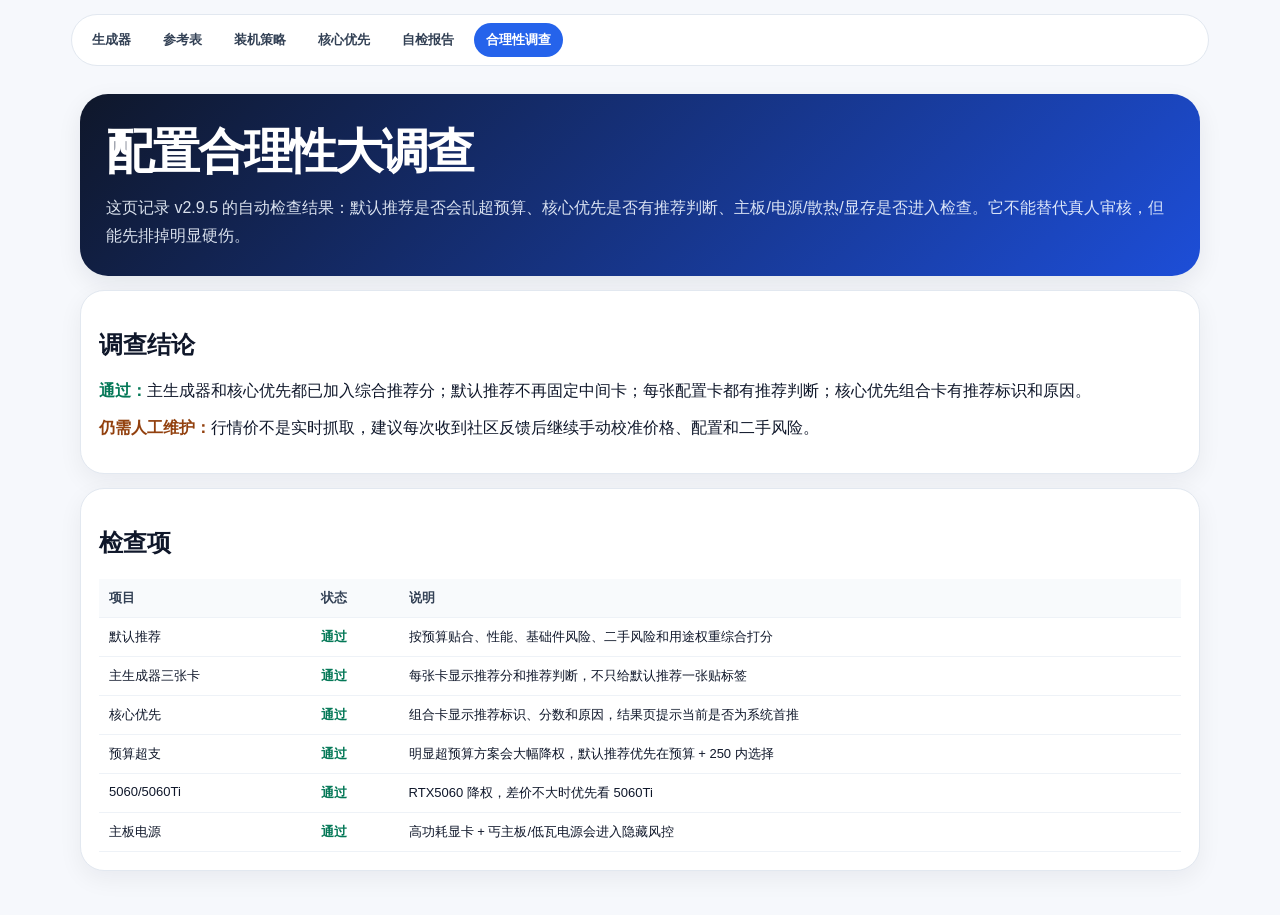
<file: audit.html>
<!DOCTYPE html>
<html lang="zh-CN">
<head>
  <meta charset="UTF-8" />
  <meta name="viewport" content="width=device-width, initial-scale=1.0" />
  <title>配置合理性大调查｜小白电脑配置生成器</title>
  <link rel="icon" href="./icon.svg" type="image/svg+xml" />
  <style>
    body { margin:0; font-family:-apple-system,BlinkMacSystemFont,"Segoe UI","Microsoft YaHei",sans-serif; background:#f6f8fc; color:#0f172a; }
    .page { width:min(100% - 24px,1120px); margin:0 auto; padding:18px 0 44px; }
    .hero { border-radius:28px; padding:26px; background:linear-gradient(135deg,#0f172a,#1d4ed8); color:#fff; box-shadow:0 8px 24px rgba(15,23,42,.08); }
    .hero h1 { margin:0 0 10px; font-size:clamp(30px,5vw,48px); letter-spacing:-.045em; }
    .hero p { margin:0; color:rgba(239,246,255,.9); line-height:1.75; }
    .panel { margin-top:14px; background:#fff; border:1px solid #e2e8f0; border-radius:24px; padding:18px; box-shadow:0 8px 24px rgba(15,23,42,.06); overflow:auto; }
    .ok { color:#047857; font-weight:950; }
    .warn { color:#92400e; font-weight:950; }
    .bad { color:#b91c1c; font-weight:950; }
    table { width:100%; border-collapse:collapse; min-width:760px; }
    th,td { padding:10px; border-bottom:1px solid #eef2f7; font-size:13px; text-align:left; vertical-align:top; }
    th { background:#f8fafc; color:#334155; }
    .site-nav { width:min(100% - 24px,1120px); margin:14px auto 10px; display:flex; flex-wrap:wrap; gap:8px; padding:8px; border:1px solid #e2e8f0; border-radius:999px; background:#fff; }
    .site-nav a { display:inline-flex; align-items:center; min-height:34px; padding:0 12px; border-radius:999px; text-decoration:none; color:#334155; font-size:13px; font-weight:950; }
    .site-nav a.active { background:#2563eb; color:#fff; }
  </style>
</head>
<body>
  <nav class="site-nav">
    <a href="./index.html">生成器</a>
    <a href="./reference.html">参考表</a>
    <a href="./strategy.html">装机策略</a>
    <a href="./core-first.html">核心优先</a>
    <a href="./preflight.html">自检报告</a>
    <a class="active" href="./audit.html">合理性调查</a>
  </nav>
  <main class="page">
    <section class="hero">
      <h1>配置合理性大调查</h1>
      <p>这页记录 v2.9.5 的自动检查结果：默认推荐是否会乱超预算、核心优先是否有推荐判断、主板/电源/散热/显存是否进入检查。它不能替代真人审核，但能先排掉明显硬伤。</p>
    </section>
    <section class="panel">
      <h2>调查结论</h2>
      <p><span class="ok">通过：</span>主生成器和核心优先都已加入综合推荐分；默认推荐不再固定中间卡；每张配置卡都有推荐判断；核心优先组合卡有推荐标识和原因。</p>
      <p><span class="warn">仍需人工维护：</span>行情价不是实时抓取，建议每次收到社区反馈后继续手动校准价格、配置和二手风险。</p>
    </section>
    <section class="panel">
      <h2>检查项</h2>
      <table>
        <thead><tr><th>项目</th><th>状态</th><th>说明</th></tr></thead>
        <tbody>
          <tr><td>默认推荐</td><td class="ok">通过</td><td>按预算贴合、性能、基础件风险、二手风险和用途权重综合打分</td></tr>
          <tr><td>主生成器三张卡</td><td class="ok">通过</td><td>每张卡显示推荐分和推荐判断，不只给默认推荐一张贴标签</td></tr>
          <tr><td>核心优先</td><td class="ok">通过</td><td>组合卡显示推荐标识、分数和原因，结果页提示当前是否为系统首推</td></tr>
          <tr><td>预算超支</td><td class="ok">通过</td><td>明显超预算方案会大幅降权，默认推荐优先在预算 + 250 内选择</td></tr>
          <tr><td>5060/5060Ti</td><td class="ok">通过</td><td>RTX5060 降权，差价不大时优先看 5060Ti</td></tr>
          <tr><td>主板电源</td><td class="ok">通过</td><td>高功耗显卡 + 丐主板/低瓦电源会进入隐藏风控</td></tr>
        </tbody>
      </table>
    </section>
  </main>
</body>
</html>
</file>
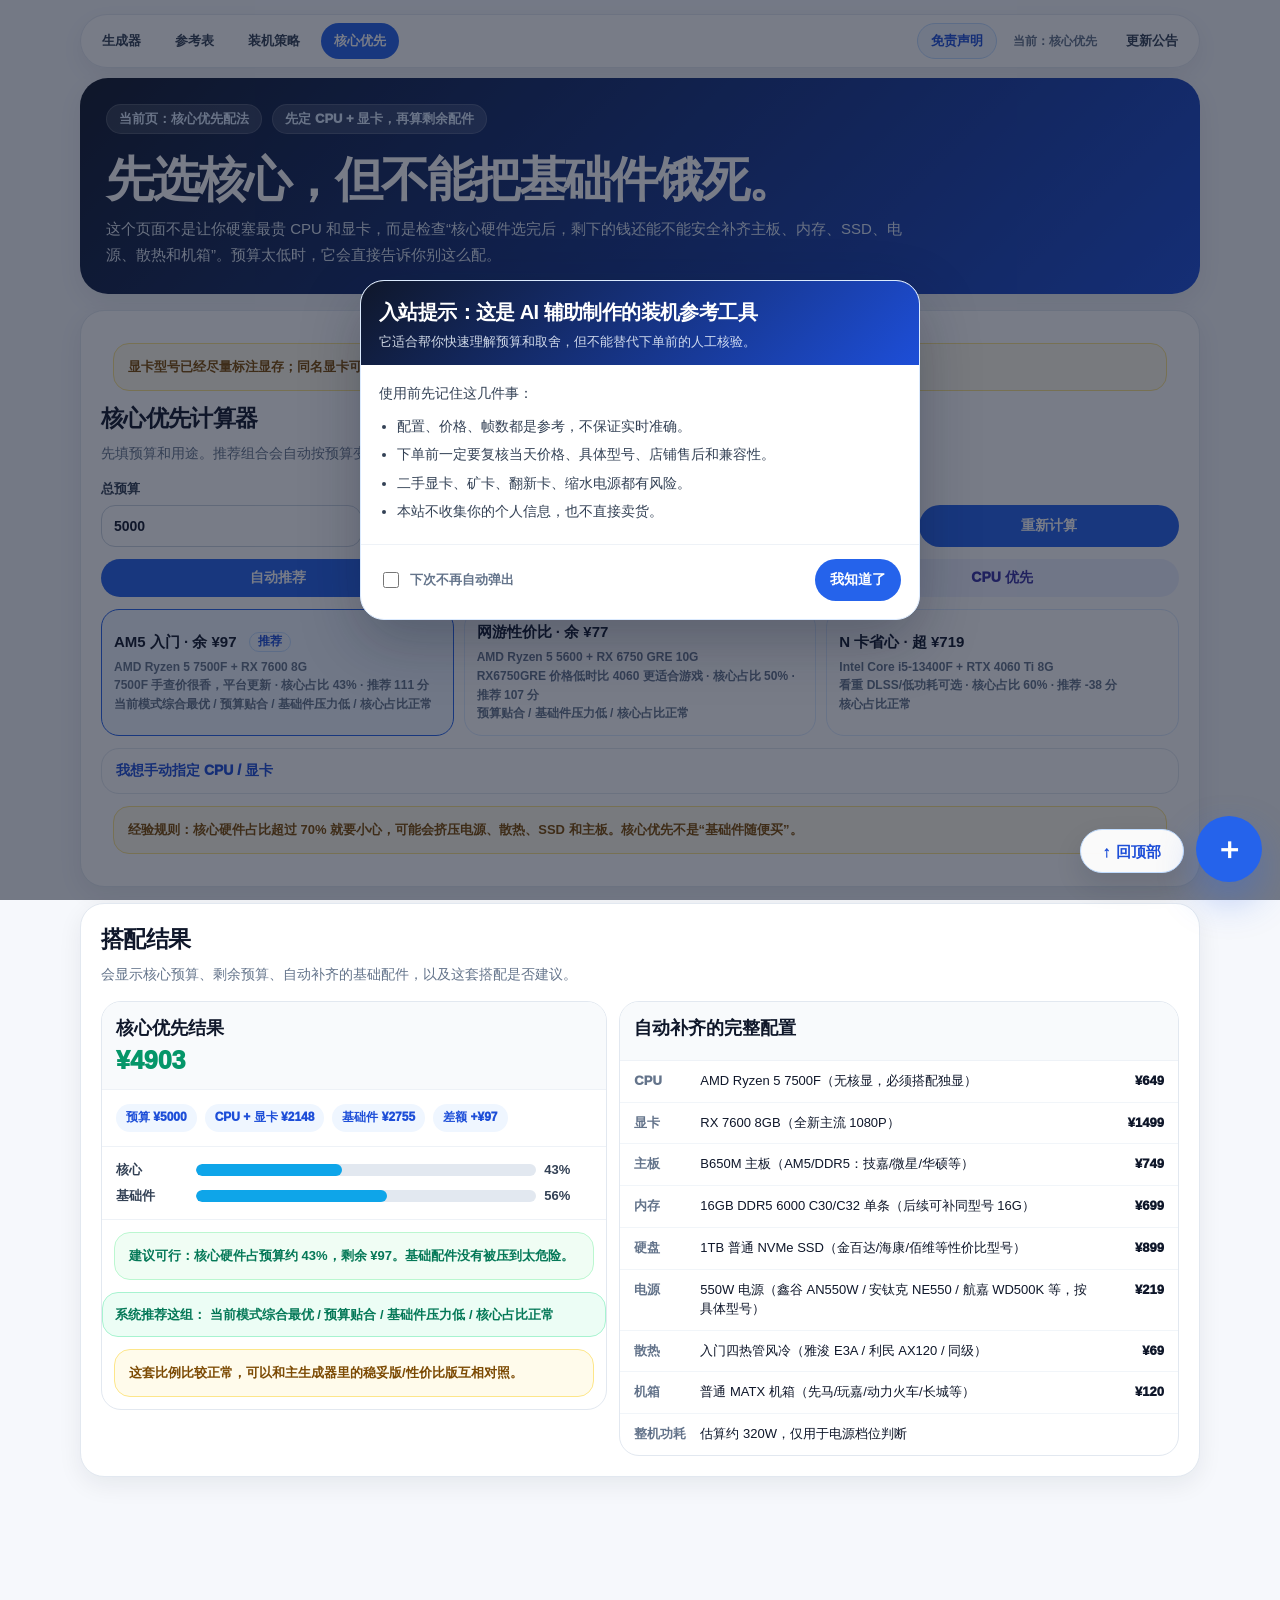
<file: core-first.html>
<!DOCTYPE html>
<html lang="zh-CN">
<head>
  <meta charset="UTF-8" />
  <meta name="viewport" content="width=device-width, initial-scale=1.0" />
  <title>核心优先配法｜小白电脑配置生成器</title>
  <meta name="description" content="先确定 CPU 和显卡，再用剩余预算搭配主板、内存、SSD、电源、散热和机箱。" />
  <link rel="icon" href="./icon.svg" type="image/svg+xml" />
  <style>
    :root {
      --bg: #f6f8fc;
      --surface: #ffffff;
      --text: #0f172a;
      --muted: #64748b;
      --line: #e2e8f0;
      --blue: #2563eb;
      --green: #059669;
      --orange: #f97316;
      --red: #dc2626;
      --shadow: 0 8px 24px rgba(15, 23, 42, 0.07);
    }

    * { box-sizing: border-box; }

    html,
    body {
      max-width: 100%;
      overflow-x: hidden;
      overscroll-behavior-x: contain;
    }

    body {
      margin: 0;
      font-family: -apple-system, BlinkMacSystemFont, "Segoe UI", "Microsoft YaHei", sans-serif;
      color: var(--text);
      background: var(--bg);
      padding-bottom: 76px;
    }

    .site-nav {
      width: min(100% - 24px, 1120px);
      margin: 14px auto 10px;
      display: flex;
      align-items: center;
      gap: 8px;
      padding: 8px;
      border: 1px solid rgba(226, 232, 240, 0.92);
      border-radius: 999px;
      background: rgba(255,255,255,0.94);
      box-shadow: 0 8px 22px rgba(15, 23, 42, 0.06);
    }

    .site-nav a,
    .site-nav button {
      display: inline-flex;
      align-items: center;
      justify-content: center;
      min-height: 36px;
      padding: 0 13px;
      border-radius: 999px;
      color: #334155;
      text-decoration: none;
      font: inherit;
      font-size: 13px;
      font-weight: 950;
      white-space: nowrap;
      border: 0;
      background: transparent;
      cursor: pointer;
    }

    .site-nav a.active {
      background: var(--blue);
      color: #fff;
    }

    .site-nav .nav-spacer { flex: 1; }

    .site-nav .nav-current {
      color: #64748b;
      font-size: 12px;
      font-weight: 900;
      padding: 0 8px;
      white-space: nowrap;
    }

    .ai-disclaimer-link {
      border: 1px solid #bfdbfe !important;
      background: #eff6ff !important;
      color: #1d4ed8 !important;
    }

    .page {
      width: min(100% - 24px, 1120px);
      margin: 0 auto;
      padding: 0 0 44px;
    }

    .hero {
      border-radius: 28px;
      padding: 26px;
      color: white;
      background: linear-gradient(135deg, #0f172a, #1d4ed8);
      box-shadow: var(--shadow);
      margin-bottom: 16px;
    }

    .page-location,
    .eyebrow {
      display: inline-flex;
      min-height: 30px;
      align-items: center;
      padding: 0 12px;
      border-radius: 999px;
      background: rgba(255,255,255,0.14);
      color: #dbeafe;
      font-size: 13px;
      font-weight: 950;
      border: 1px solid rgba(255,255,255,0.14);
      margin-right: 6px;
      margin-bottom: 10px;
    }

    h1 {
      margin: 10px 0;
      font-size: clamp(30px, 5vw, 48px);
      line-height: 1.08;
      letter-spacing: -0.045em;
    }

    .hero p {
      max-width: 820px;
      margin: 0;
      color: rgba(239,246,255,0.92);
      font-size: 15px;
      line-height: 1.75;
    }

    .panel {
      background: var(--surface);
      border: 1px solid var(--line);
      border-radius: 24px;
      padding: 20px;
      margin-bottom: 16px;
      box-shadow: var(--shadow);
    }

    .panel h2 {
      margin: 0 0 8px;
      font-size: 23px;
      letter-spacing: -0.03em;
    }

    .panel-desc {
      margin: 0 0 14px;
      color: var(--muted);
      font-size: 14px;
      line-height: 1.7;
    }

    .form-grid {
      display: grid;
      grid-template-columns: 1fr 1fr 1fr 1fr;
      gap: 12px;
      align-items: end;
    }

    label {
      display: grid;
      gap: 7px;
      color: #334155;
      font-size: 13px;
      font-weight: 950;
    }

    input,
    select {
      width: 100%;
      min-height: 42px;
      border: 1px solid #cbd5e1;
      border-radius: 14px;
      padding: 0 12px;
      color: var(--text);
      background: #fff;
      font: inherit;
      font-size: 14px;
      font-weight: 800;
      outline: none;
    }

    input:focus,
    select:focus {
      border-color: #2563eb;
      box-shadow: 0 0 0 3px rgba(37,99,235,0.12);
    }

    button {
      min-height: 42px;
      border: 0;
      border-radius: 999px;
      padding: 0 15px;
      background: #2563eb;
      color: white;
      font: inherit;
      font-size: 14px;
      font-weight: 950;
      cursor: pointer;
    }

    .mode-tabs {
      display: grid;
      grid-template-columns: repeat(3, minmax(0, 1fr));
      gap: 8px;
      margin: 12px 0 0;
    }

    .mode-tabs button {
      background: #eef2ff;
      color: #3730a3;
      min-height: 38px;
    }

    .mode-tabs button.active {
      background: #2563eb;
      color: #fff;
    }

    .recommend-grid {
      display: grid;
      grid-template-columns: repeat(3, minmax(0, 1fr));
      gap: 10px;
      margin-top: 12px;
    }

    .combo-card {
      text-align: left;
      min-height: 0;
      border: 1px solid #dbeafe;
      border-radius: 18px;
      padding: 12px;
      background: #fff;
      color: #0f172a;
      box-shadow: none;
    }

    .combo-card strong {
      display: block;
      font-size: 15px;
      margin-bottom: 6px;
    }

    .combo-card span {
      display: block;
      color: #64748b;
      font-size: 12px;
      line-height: 1.55;
      font-weight: 800;
    }

    .combo-card.active {
      border-color: #2563eb;
      background: #eff6ff;
    }

    .split-layout {
      display: grid;
      grid-template-columns: 0.95fr 1.05fr;
      gap: 12px;
      align-items: start;
    }

    .summary-card,
    .parts-card {
      border: 1px solid var(--line);
      border-radius: 20px;
      background: #fff;
      overflow: hidden;
    }

    .card-head {
      padding: 14px;
      background: #f8fafc;
      border-bottom: 1px solid #eef2f7;
    }

    .card-head h3 {
      margin: 0 0 6px;
      font-size: 18px;
    }

    .total {
      color: #059669;
      font-size: 25px;
      font-weight: 1000;
    }

    .total.bad-total { color: #dc2626; }

    .pill-line {
      display: flex;
      flex-wrap: wrap;
      gap: 8px;
      padding: 14px;
      border-bottom: 1px solid #eef2f7;
    }

    .pill {
      display: inline-flex;
      min-height: 28px;
      align-items: center;
      padding: 0 10px;
      border-radius: 999px;
      background: #eff6ff;
      color: #1d4ed8;
      font-size: 12px;
      font-weight: 950;
    }

    .meter {
      padding: 14px;
      display: grid;
      gap: 8px;
      border-bottom: 1px solid #eef2f7;
    }

    .meter-line {
      display: grid;
      grid-template-columns: 72px minmax(0, 1fr) 48px;
      gap: 8px;
      align-items: center;
      color: #334155;
      font-size: 13px;
      font-weight: 850;
    }

    .bar {
      height: 12px;
      border-radius: 999px;
      background: #e2e8f0;
      overflow: hidden;
    }

    .bar span {
      display: block;
      height: 100%;
      border-radius: 999px;
      background: #0ea5e9;
      max-width: 100%;
    }

    .parts {
      margin: 0;
      padding: 0;
      list-style: none;
    }

    .parts li {
      display: grid;
      grid-template-columns: 58px minmax(0, 1fr) 64px;
      gap: 8px;
      padding: 11px 14px;
      border-bottom: 1px solid #f1f5f9;
      font-size: 13px;
      line-height: 1.45;
    }

    .parts li:last-child { border-bottom: 0; }

    .part-name {
      color: #64748b;
      font-weight: 950;
    }

    .part-price {
      text-align: right;
      color: #0f172a;
      font-weight: 950;
    }

    .notice {
      margin: 12px;
      border: 1px solid #fde68a;
      border-radius: 16px;
      padding: 12px 14px;
      background: #fffbeb;
      color: #7c4a03;
      font-size: 13px;
      line-height: 1.7;
      font-weight: 800;
    }

    .notice.ok {
      border-color: #bbf7d0;
      background: #f0fdf4;
      color: #047857;
    }

    .notice.bad {
      border-color: #fecaca;
      background: #fef2f2;
      color: #b91c1c;
    }

    .manual-details {
      margin-top: 12px;
      border: 1px solid #e2e8f0;
      border-radius: 18px;
      overflow: hidden;
      background: #fff;
    }

    .manual-details summary {
      list-style: none;
      cursor: pointer;
      min-height: 44px;
      display: flex;
      align-items: center;
      padding: 0 14px;
      color: #1d4ed8;
      font-size: 14px;
      font-weight: 950;
    }

    .manual-details summary::-webkit-details-marker { display: none; }

    .manual-body { padding: 0 14px 14px; }

    .floating-nav {
      position: fixed;
      right: 18px;
      bottom: 18px;
      z-index: 30;
      display: grid;
      gap: 8px;
      width: 132px;
    }

    .floating-nav a,
    .floating-nav button {
      display: inline-flex;
      align-items: center;
      justify-content: center;
      min-height: 42px;
      border: 0;
      border-radius: 999px;
      padding: 0 12px;
      background: #0f172a;
      color: #fff;
      text-decoration: none;
      font: inherit;
      font-size: 13px;
      font-weight: 950;
      box-shadow: 0 10px 24px rgba(15, 23, 42, 0.16);
      cursor: pointer;
    }

    .floating-nav .secondary-float {
      background: #ffffff;
      color: #1d4ed8;
      border: 1px solid #bfdbfe;
    }

    .disclaimer-mask {
      position: fixed;
      inset: 0;
      z-index: 80;
      display: none;
      align-items: center;
      justify-content: center;
      padding: 18px;
      background: rgba(15, 23, 42, 0.56);
    }

    .disclaimer-mask.show { display: flex; }

    .disclaimer-box {
      width: min(100%, 560px);
      border-radius: 24px;
      border: 1px solid #dbeafe;
      background: #ffffff;
      box-shadow: 0 22px 60px rgba(15, 23, 42, 0.28);
      overflow: hidden;
    }

    .disclaimer-head {
      padding: 18px 18px 12px;
      background: linear-gradient(135deg, #0f172a, #1d4ed8);
      color: #fff;
    }

    .disclaimer-head strong {
      display: block;
      font-size: 20px;
      letter-spacing: -0.03em;
    }

    .disclaimer-head span {
      display: block;
      margin-top: 6px;
      color: rgba(239, 246, 255, 0.86);
      font-size: 13px;
      line-height: 1.6;
    }

    .disclaimer-body {
      padding: 16px 18px;
      color: #334155;
      font-size: 14px;
      line-height: 1.75;
    }

    .disclaimer-body ul {
      margin: 8px 0 0;
      padding-left: 18px;
    }

    .disclaimer-body li { margin: 4px 0; }

    .disclaimer-actions {
      display: grid;
      grid-template-columns: 1fr auto;
      gap: 10px;
      align-items: center;
      padding: 14px 18px 18px;
      border-top: 1px solid #eef2f7;
    }

    .disclaimer-actions label {
      display: inline-flex;
      gap: 8px;
      align-items: center;
      color: #64748b;
      font-size: 13px;
      font-weight: 800;
    }

    .disclaimer-actions input {
      width: 16px;
      height: 16px;
      min-height: 0;
      padding: 0;
      box-shadow: none;
    }

    @media (max-width: 900px) {
      .form-grid,
      .split-layout,
      .recommend-grid {
        grid-template-columns: 1fr;
      }
    }

    @media (max-width: 760px) {
      .site-nav {
        width: min(100% - 18px, 1120px);
        margin: 10px auto 8px;
        border-radius: 20px;
        display: grid;
        grid-template-columns: 1fr 1fr;
        gap: 7px;
      }

      .site-nav a,
      .site-nav button {
        width: 100%;
        min-height: 38px;
        padding: 0 8px;
      }

      .site-nav .nav-spacer,
      .site-nav .nav-current { display: none; }

      .page { width: min(100% - 18px, 1120px); }
      .hero, .panel { border-radius: 22px; padding: 18px; }
      .mode-tabs { grid-template-columns: 1fr; }

      .parts li {
        grid-template-columns: 52px minmax(0, 1fr) 54px;
        padding: 10px 12px;
      }

      .floating-nav {
        left: 10px;
        right: 10px;
        bottom: 10px;
        width: auto;
        grid-template-columns: 1fr 1fr;
        gap: 8px;
        padding: 8px;
        border: 1px solid rgba(226, 232, 240, 0.92);
        border-radius: 22px;
        background: rgba(255, 255, 255, 0.96);
        box-shadow: 0 12px 28px rgba(15, 23, 42, 0.14);
      }

      .floating-nav a,
      .floating-nav button {
        min-height: 44px;
        box-shadow: none;
      }

      .disclaimer-actions { grid-template-columns: 1fr; }
    }
  
    .custom-fields {
      display: grid;
      grid-template-columns: 1fr 140px;
      gap: 10px;
      margin-top: 10px;
      padding: 12px;
      border: 1px dashed #bfdbfe;
      border-radius: 16px;
      background: #f8fbff;
    }

    .custom-fields.hidden { display: none; }

    .manual-hint {
      margin-top: 10px;
      color: #64748b;
      font-size: 12px;
      line-height: 1.65;
      font-weight: 800;
    }

    @media (max-width: 760px) {
      .custom-fields { grid-template-columns: 1fr; }
    }

  
    .combo-rec {
      display: inline-flex;
      min-height: 22px;
      align-items: center;
      padding: 0 7px;
      border-radius: 999px;
      background: #16a34a;
      color: #fff;
      font-size: 11px;
      font-weight: 950;
      margin-left: 6px;
    }

    .recommend-box {
      margin-top: 12px;
      padding: 11px 12px;
      border-radius: 16px;
      background: #ecfdf5;
      border: 1px solid #a7f3d0;
      color: #047857;
      font-size: 13px;
      line-height: 1.65;
      font-weight: 850;
    }

    .recommend-box.warn {
      background: #fffbeb;
      border-color: #fde68a;
      color: #92400e;
    }

  
    .combo-rec {
      display: inline-flex !important;
      width: auto !important;
      max-width: max-content !important;
      height: 20px;
      min-height: 20px;
      align-items: center;
      justify-content: center;
      padding: 0 8px;
      border-radius: 999px;
      background: #dcfce7;
      color: #047857;
      border: 1px solid #86efac;
      font-size: 11px;
      font-weight: 950;
      margin-left: 6px;
      vertical-align: 2px;
      box-shadow: none;
      flex: 0 0 auto;
    }

    .combo-card strong {
      display: flex;
      align-items: center;
      gap: 6px;
      flex-wrap: wrap;
      line-height: 1.35;
    }

    .combo-card.active .combo-rec {
      background: #eff6ff;
      color: #1d4ed8;
      border-color: #bfdbfe;
    }

  
    /* v2.10.1 全站悬浮快捷球 + 夜间模式 + 截图退出 */
    :root {
      --fab-bg: #2563eb;
      --fab-text: #ffffff;
      --fab-panel-bg: rgba(255,255,255,.92);
      --fab-panel-border: rgba(226,232,240,.9);
      --fab-shadow: 0 18px 45px rgba(15,23,42,.18);
    }

    body.dark-mode {
      background: #0b1220 !important;
      color: #e5edf8 !important;
    }

    body.dark-mode .panel,
    body.dark-mode .hero,
    body.dark-mode .build,
    body.dark-mode .card,
    body.dark-mode .site-nav,
    body.dark-mode .decision-card,
    body.dark-mode .notice,
    body.dark-mode .combo-card,
    body.dark-mode .page-card,
    body.dark-mode section,
    body.dark-mode .visual-collapse,
    body.dark-mode .reference-card {
      background-color: #111827 !important;
      color: #e5edf8 !important;
      border-color: #263449 !important;
    }

    body.dark-mode .hero,
    body.dark-mode .hero-card,
    body.dark-mode .blue-hero {
      background: linear-gradient(135deg, #111827, #1e3a8a) !important;
      color: #fff !important;
    }

    body.dark-mode p,
    body.dark-mode .muted,
    body.dark-mode .panel-desc,
    body.dark-mode .desc,
    body.dark-mode .sub,
    body.dark-mode .tiny,
    body.dark-mode .note,
    body.dark-mode .part-name {
      color: #aebbd0 !important;
    }

    body.dark-mode input,
    body.dark-mode select,
    body.dark-mode textarea {
      background: #0f172a !important;
      color: #e5edf8 !important;
      border-color: #334155 !important;
    }

    body.dark-mode table,
    body.dark-mode th,
    body.dark-mode td,
    body.dark-mode .parts li,
    body.dark-mode .part-row {
      border-color: #263449 !important;
      color: #e5edf8 !important;
    }

    body.dark-mode th {
      background: #182235 !important;
    }

    body.dark-mode .site-nav a:not(.active) {
      color: #cbd5e1 !important;
    }

    body.dark-mode .pill,
    body.dark-mode .tag,
    body.dark-mode .chip,
    body.dark-mode .badge {
      background: #172554 !important;
      color: #dbeafe !important;
      border-color: #1d4ed8 !important;
    }

    .global-fab-root {
      position: fixed;
      right: max(16px, env(safe-area-inset-right));
      bottom: max(18px, env(safe-area-inset-bottom));
      z-index: 9999;
      pointer-events: none;
      font-family: inherit;
    }

    .global-fab-root * { box-sizing: border-box; }

    .global-fab-menu {
      position: absolute;
      right: 0;
      bottom: 74px;
      display: grid;
      gap: 10px;
      width: min(270px, calc(100vw - 32px));
      padding: 14px;
      border-radius: 28px;
      background: var(--fab-panel-bg);
      border: 1px solid var(--fab-panel-border);
      box-shadow: var(--fab-shadow);
      backdrop-filter: blur(18px);
      -webkit-backdrop-filter: blur(18px);
      transform: translateY(14px) scale(.94);
      opacity: 0;
      pointer-events: none;
      transition: transform .24s cubic-bezier(.2,.8,.2,1), opacity .2s ease;
    }

    .global-fab-root.open .global-fab-menu {
      transform: translateY(0) scale(1);
      opacity: 1;
      pointer-events: auto;
    }

    .global-fab-action,
    .global-top-action,
    .global-fab-main,
    .share-exit-pill {
      border: 0;
      cursor: pointer;
      font: inherit;
      font-weight: 950;
      pointer-events: auto;
      -webkit-tap-highlight-color: transparent;
    }

    .global-fab-action {
      display: flex;
      align-items: center;
      gap: 12px;
      min-height: 54px;
      padding: 0 14px;
      border-radius: 18px;
      color: #0f172a;
      background: #f8fafc;
      text-decoration: none;
      transition: transform .18s ease, background .18s ease, box-shadow .18s ease;
      box-shadow: 0 8px 18px rgba(15,23,42,.05);
    }

    .global-fab-action:hover,
    .global-fab-action:active {
      transform: translateY(-1px);
      background: #eff6ff;
    }

    .global-fab-action .ico {
      width: 34px;
      height: 34px;
      display: inline-flex;
      align-items: center;
      justify-content: center;
      border-radius: 14px;
      background: #eaf2ff;
      font-size: 18px;
      flex: 0 0 auto;
    }

    .global-fab-main {
      width: 66px;
      height: 66px;
      border-radius: 999px;
      display: inline-flex;
      align-items: center;
      justify-content: center;
      background: var(--fab-bg);
      color: var(--fab-text);
      box-shadow: 0 18px 38px rgba(37,99,235,.34);
      font-size: 30px;
      transition: transform .22s cubic-bezier(.2,.8,.2,1), box-shadow .2s ease;
    }

    .global-fab-root.open .global-fab-main {
      transform: rotate(45deg);
      box-shadow: 0 16px 30px rgba(37,99,235,.24);
    }

    .global-top-action {
      position: absolute;
      right: 0;
      bottom: 78px;
      min-height: 44px;
      padding: 0 18px;
      border-radius: 999px;
      background: rgba(255,255,255,.96);
      color: #1d4ed8;
      border: 1px solid #bfdbfe;
      box-shadow: 0 12px 28px rgba(15,23,42,.12);
      opacity: 1;
      transform: translateY(0);
      transition: opacity .18s ease, transform .18s ease;
      white-space: nowrap;
    }

    .global-fab-root.open .global-top-action {
      opacity: 0;
      pointer-events: none;
      transform: translateY(8px);
    }

    .share-exit-pill {
      position: fixed;
      left: 50%;
      bottom: max(18px, env(safe-area-inset-bottom));
      transform: translateX(-50%) translateY(18px);
      z-index: 10001;
      display: inline-flex;
      align-items: center;
      gap: 10px;
      min-height: 46px;
      padding: 0 18px;
      border-radius: 999px;
      background: #0f172a;
      color: #fff;
      box-shadow: 0 16px 38px rgba(15,23,42,.28);
      opacity: 0;
      pointer-events: none;
      transition: opacity .2s ease, transform .2s ease;
    }

    body.share-mode .share-exit-pill {
      opacity: 1;
      transform: translateX(-50%) translateY(0);
      pointer-events: auto;
    }

    body.share-mode .global-fab-root {
      display: none !important;
    }

    body.dark-mode .global-fab-menu {
      background: rgba(15,23,42,.94);
      border-color: #334155;
    }

    body.dark-mode .global-fab-action {
      background: #111827;
      color: #e5edf8;
      box-shadow: 0 8px 18px rgba(0,0,0,.2);
    }

    body.dark-mode .global-fab-action:hover,
    body.dark-mode .global-fab-action:active {
      background: #172554;
    }

    body.dark-mode .global-fab-action .ico {
      background: #1e293b;
    }

    body.dark-mode .global-top-action {
      background: #0f172a;
      color: #bfdbfe;
      border-color: #334155;
    }

    body.dark-mode .share-exit-pill {
      background: #2563eb;
      color: #fff;
    }

    @media (max-width: 760px) {
      .global-fab-root {
        right: max(14px, env(safe-area-inset-right));
        bottom: max(16px, env(safe-area-inset-bottom));
      }

      .global-fab-main {
        width: 62px;
        height: 62px;
        font-size: 28px;
      }

      .global-fab-menu {
        bottom: 72px;
      }
    }

  
    .fab-root:not(.global-fab-root), .quick-fab, .floating-actions { display: none !important; }

  
    /* v2.10.2 回顶部按钮点击后纯蓝/失字修复 */
    .global-fab-root .global-top-action {
      display: inline-flex !important;
      align-items: center !important;
      justify-content: center !important;
      gap: 6px !important;
      min-width: 104px !important;
      min-height: 44px !important;
      padding: 0 18px !important;
      border-radius: 999px !important;
      background: rgba(255,255,255,.96) !important;
      color: #1d4ed8 !important;
      border: 1px solid #bfdbfe !important;
      box-shadow: 0 12px 28px rgba(15,23,42,.12) !important;
      opacity: 1 !important;
      white-space: nowrap !important;
      text-indent: 0 !important;
      line-height: 1 !important;
      font-size: 15px !important;
      font-weight: 950 !important;
      appearance: none !important;
      -webkit-appearance: none !important;
      background-image: none !important;
    }

    .global-fab-root .global-top-action::before {
      content: "↑";
      display: inline-block;
      font-weight: 950;
      color: currentColor;
    }

    .global-fab-root .global-top-action::after {
      content: "回顶部";
      display: inline-block;
      color: currentColor;
    }

    .global-fab-root .global-top-action:focus,
    .global-fab-root .global-top-action:active,
    .global-fab-root .global-top-action:hover {
      background: rgba(239,246,255,.98) !important;
      color: #1d4ed8 !important;
      border-color: #93c5fd !important;
      outline: none !important;
      transform: translateY(-1px);
    }

    .global-fab-root.open .global-top-action {
      opacity: 0 !important;
      pointer-events: none !important;
      transform: translateY(8px) !important;
    }

    body.dark-mode .global-fab-root .global-top-action {
      background: rgba(15,23,42,.96) !important;
      color: #bfdbfe !important;
      border-color: #334155 !important;
    }

    body.dark-mode .global-fab-root .global-top-action:focus,
    body.dark-mode .global-fab-root .global-top-action:active,
    body.dark-mode .global-fab-root .global-top-action:hover {
      background: #172554 !important;
      color: #dbeafe !important;
      border-color: #3b82f6 !important;
    }

  
    /* v2.10.3 快捷小球重叠修复：清掉旧底部按钮，只保留全局小球 */
    .bottom-actions,
    .sticky-actions,
    .page-actions,
    .quick-actions,
    .mobile-actions,
    .floating-actions,
    .footer-actions,
    .fixed-actions,
    .strategy-actions,
    .hero-actions,
    .cta-actions,
    .safe-bottom-actions,
    .bottom-nav-actions,
    .screenshot-actions,
    .share-actions,
    .legacy-actions,
    .old-floating-actions,
    .fab-root:not(.global-fab-root),
    .quick-fab:not(.global-fab-root),
    .floating-fab:not(.global-fab-root) {
      display: none !important;
      pointer-events: none !important;
    }

    body {
      padding-bottom: max(112px, env(safe-area-inset-bottom)) !important;
    }

    .global-fab-root {
      right: max(18px, env(safe-area-inset-right)) !important;
      bottom: max(18px, env(safe-area-inset-bottom)) !important;
    }

    .global-fab-root .global-fab-main {
      position: relative !important;
      z-index: 2 !important;
    }

    .global-fab-root .global-top-action {
      position: absolute !important;
      right: 78px !important;
      bottom: 9px !important;
      min-width: 104px !important;
      min-height: 44px !important;
      z-index: 1 !important;
    }

    .global-fab-root .global-fab-menu {
      right: 0 !important;
      bottom: 76px !important;
      z-index: 3 !important;
    }

    .global-fab-root.open .global-top-action {
      opacity: 0 !important;
      pointer-events: none !important;
      transform: translateX(8px) !important;
    }

    @media (max-width: 760px) {
      .global-fab-root {
        right: max(16px, env(safe-area-inset-right)) !important;
        bottom: max(16px, env(safe-area-inset-bottom)) !important;
      }

      .global-fab-root .global-top-action {
        right: 74px !important;
        bottom: 9px !important;
      }

      .global-fab-root .global-fab-menu {
        bottom: 74px !important;
      }
    }

    body.share-mode .global-fab-root {
      display: none !important;
    }

  
    /* v2.10.4 旧底部按钮已物理删除，只保留全站统一快捷小球 */
    body {
      padding-bottom: max(112px, env(safe-area-inset-bottom)) !important;
    }

    .global-fab-root {
      right: max(18px, env(safe-area-inset-right)) !important;
      bottom: max(18px, env(safe-area-inset-bottom)) !important;
    }

    .global-fab-root .global-fab-main {
      position: relative !important;
      z-index: 2 !important;
    }

    .global-fab-root .global-top-action {
      position: absolute !important;
      right: 78px !important;
      bottom: 9px !important;
      z-index: 1 !important;
    }

    .global-fab-root .global-fab-menu {
      right: 0 !important;
      bottom: 76px !important;
      z-index: 3 !important;
    }

    .global-fab-root.open .global-top-action {
      opacity: 0 !important;
      pointer-events: none !important;
      transform: translateX(8px) !important;
    }

    @media (max-width: 760px) {
      .global-fab-root {
        right: max(16px, env(safe-area-inset-right)) !important;
        bottom: max(16px, env(safe-area-inset-bottom)) !important;
      }

      .global-fab-root .global-top-action {
        right: 74px !important;
        bottom: 9px !important;
      }

      .global-fab-root .global-fab-menu {
        bottom: 74px !important;
      }
    }

  
    /* v2.11.0 收纳/抽屉关闭态修复：关闭后内容不能被点到 */
    .visual-collapse:not(.open) .visual-collapse-body,
    .drawer:not(.open) .drawer-body,
    .collapse:not(.open) .collapse-body,
    .accordion:not(.open) .accordion-body,
    .details-panel:not(.open) .details-body {
      max-height: 0 !important;
      height: 0 !important;
      overflow: hidden !important;
      opacity: 0 !important;
      pointer-events: none !important;
      visibility: hidden !important;
    }

    .visual-collapse:not(.open) .visual-collapse-body *,
    .drawer:not(.open) .drawer-body *,
    .collapse:not(.open) .collapse-body *,
    .accordion:not(.open) .accordion-body *,
    .details-panel:not(.open) .details-body * {
      pointer-events: none !important;
      user-select: none !important;
      -webkit-user-select: none !important;
    }

    .visual-collapse.open .visual-collapse-body,
    .drawer.open .drawer-body,
    .collapse.open .collapse-body,
    .accordion.open .accordion-body,
    .details-panel.open .details-body {
      pointer-events: auto !important;
      visibility: visible !important;
    }

    .global-fab-root:not(.open) .global-fab-menu,
    .global-fab-root:not(.open) .global-fab-menu * {
      pointer-events: none !important;
      visibility: hidden !important;
    }

    .global-fab-root.open .global-fab-menu,
    .global-fab-root.open .global-fab-menu * {
      visibility: visible !important;
    }

  </style>
</head>
<body>
  <nav class="site-nav" aria-label="页面导航">
    <a href="./index.html">生成器</a>
    <a href="./reference.html">参考表</a>
    <a href="./strategy.html">装机策略</a>
    <a class="active" href="./core-first.html">核心优先</a>
    <span class="nav-spacer"></span>
    <button class="ai-disclaimer-link" type="button" onclick="showDisclaimer(true)">免责声明</button>
    <span class="nav-current">当前：核心优先</span>
        <a href="./updates.html">更新公告</a>
    </nav>

  <main class="page">
    <section class="hero">
      <div class="page-location">当前页：核心优先配法</div>
      <div class="eyebrow">先定 CPU + 显卡，再算剩余配件</div>
      <h1>先选核心，但不能把基础件饿死。</h1>
      <p>这个页面不是让你硬塞最贵 CPU 和显卡，而是检查“核心硬件选完后，剩下的钱还能不能安全补齐主板、内存、SSD、电源、散热和机箱”。预算太低时，它会直接告诉你别这么配。</p>
    </section>

    <section class="panel">
      <div class="notice">显卡型号已经尽量标注显存；同名显卡可能有 8G/16G 等不同版本，下单前要确认。</div>
      <h2>核心优先计算器</h2>
      <p class="panel-desc">先填预算和用途。推荐组合会自动按预算变化；手动选择放在下面，避免一上来就让小白面对一长串下拉框。</p>
      <div class="form-grid">
        <label>总预算
          <input id="budget" type="number" value="5000" min="2000" max="10000" step="100" />
        </label>
        <label>用途
          <select id="purpose">
            <option value="网游">网游</option>
            <option value="3A游戏">3A游戏</option>
            <option value="办公学习">办公学习</option>
            <option value="剪辑设计">剪辑设计</option>
          </select>
        </label>
        <label>二手显卡
          <select id="used">
            <option value="不接受">不接受</option>
            <option value="可接受">可接受</option>
          </select>
        </label>
        <button type="button" onclick="generateCoreFirst()">重新计算</button>
      </div>
      <div class="mode-tabs" role="tablist" aria-label="核心优先模式">
        <button type="button" class="active" data-mode="auto" onclick="setMode('auto')">自动推荐</button>
        <button type="button" data-mode="gpu" onclick="setMode('gpu')">显卡优先</button>
        <button type="button" data-mode="cpu" onclick="setMode('cpu')">CPU 优先</button>
      </div>
      <div id="comboList" class="recommend-grid" aria-label="推荐核心组合"></div>
      <details class="manual-details">
        <summary>我想手动指定 CPU / 显卡</summary>
        <div class="manual-body">
          <div class="form-grid">
            <label>CPU
              <select id="cpuSelect"></select>
            </label>
            <label>显卡
              <select id="gpuSelect"></select>
            </label>
            <button type="button" onclick="manualApply()">用这组核心计算</button>
          </div>

          <div id="customCpuFields" class="custom-fields hidden">
            <label>自定义 CPU 型号
              <input id="customCpuModel" type="text" placeholder="例如 AMD Ryzen 7 5700X3D" />
            </label>
            <label>CPU 价格
              <input id="customCpuPrice" type="number" min="0" step="10" placeholder="例如 1099" />
            </label>
          </div>

          <div id="customGpuFields" class="custom-fields hidden">
            <label>自定义显卡型号
              <input id="customGpuModel" type="text" placeholder="例如 RTX 4070 SUPER 12G" />
            </label>
            <label>显卡价格
              <input id="customGpuPrice" type="number" min="0" step="10" placeholder="例如 3899" />
            </label>
          </div>

          <div class="manual-hint">找不到型号时选“自定义”，自己填型号和价格。价格只用于计算剩余预算，真正下单还要复核当天价。</div>
        </div>
      </details>
      <div class="notice">经验规则：核心硬件占比超过 70% 就要小心，可能会挤压电源、散热、SSD 和主板。核心优先不是“基础件随便买”。</div>
    </section>

    <section class="panel" id="result">
      <h2>搭配结果</h2>
      <p class="panel-desc">会显示核心预算、剩余预算、自动补齐的基础配件，以及这套搭配是否建议。</p>
      <div id="coreResult"></div>
    </section>
  </main>
<div class="disclaimer-mask" id="aiDisclaimer" role="dialog" aria-modal="true" aria-label="入站提示和免责声明">
    <div class="disclaimer-box">
      <div class="disclaimer-head">
        <strong>入站提示：这是 AI 辅助制作的装机参考工具</strong>
        <span>它适合帮你快速理解预算和取舍，但不能替代下单前的人工核验。</span>
      </div>
      <div class="disclaimer-body">
        使用前先记住这几件事：
        <ul>
          <li>配置、价格、帧数都是参考，不保证实时准确。</li>
          <li>下单前一定要复核当天价格、具体型号、店铺售后和兼容性。</li>
          <li>二手显卡、矿卡、翻新卡、缩水电源都有风险。</li>
          <li>本站不收集你的个人信息，也不直接卖货。</li>
        </ul>
      </div>
      <div class="disclaimer-actions">
        <label><input id="disclaimerDontShow" type="checkbox" /> 下次不再自动弹出</label>
        <button type="button" onclick="closeDisclaimer()">我知道了</button>
      </div>
    </div>
  </div>

  <script src="./parts.js"></script>
  <script>
    const db = window.PC_BUILDER_PARTS;
    const C = db.cpu;
    const G = db.gpu;
    const M = db.board;
    const R = db.ram;
    const S = db.storage;
    const P = db.psu;
    const X = db.case;
    const K = db.cooler;

    let currentMode = "auto";
    let selectedCombo = null;

    const cpuOptions = [
      ["i3_12100f", "Intel Core i3-12100F", C.i3_12100f, "入门独显"],
      ["i3_14100f", "Intel Core i3-14100F", C.i3_14100f, "入门网游"],
      ["r5_5500", "AMD Ryzen 5 5500", C.r5_5500, "低预算"],
      ["r5_5600", "AMD Ryzen 5 5600", C.r5_5600, "AM4 甜点"],
      ["i5_12400f", "Intel Core i5-12400F", C.i5_12400f, "全新稳妥"],
      ["i5_12600kf", "Intel Core i5-12600KF", C.i5_12600kf, "游戏/多核"],
      ["i5_13400f", "Intel Core i5-13400F", C.i5_13400f, "多核更强"],
      ["i5_13600kf", "Intel Core i5-13600KF", C.i5_13600kf, "中高端"],
      ["i5_14600kf", "Intel Core i5-14600KF", C.i5_14600kf, "中高端"],
      ["r5_7500f", "AMD Ryzen 5 7500F", C.r5_7500f, "AM5 新平台"],
      ["r5_7600", "AMD Ryzen 5 7600", C.r5_7600, "AM5 带核显"],
      ["r5_9600x", "AMD Ryzen 5 9600X", C.r5_9600x, "AM5 性价比"],
      ["r7_7700", "AMD Ryzen 7 7700", C.r7_7700, "8 核均衡"],
      ["r7_7800x3d", "AMD Ryzen 7 7800X3D", C.r7_7800x3d, "高刷网游强"],
      ["r7_9700x", "AMD Ryzen 7 9700X", C.r7_9700x, "新 8 核"],
      ["r7_9800x3d", "AMD Ryzen 7 9800X3D", C.r7_9800x3d, "高端游戏"],
      ["i7_13700kf", "Intel Core i7-13700KF", C.i7_13700kf, "高多核"],
      ["i7_14700kf", "Intel Core i7-14700KF", C.i7_14700kf, "生产力"]
    ].filter(row => row[2]);

    cpuOptions.push(["customCpu", "自定义 CPU", { model: "自定义 CPU（请填写型号和价格）", price: 0, custom: true }, "手填"]);

    const gpuOptions = [
      ["igpu", "核显/暂不买独显", G.igpu, "办公过渡", false],
      ["rx580Used", "二手 RX 580 8GB", G.rx580Used, "极限低预算", true],
      ["gtx1660sUsed", "二手 GTX 1660 Super 6GB", G.gtx1660sUsed, "低预算网游", true],
      ["rx6600Used", "二手 RX 6600 8GB", G.rx6600Used, "二手甜点", true],
      ["rx6700xtUsed", "二手 RX 6700 XT 12GB", G.rx6700xtUsed, "二手 2K 入门", true],
      ["rx6800Used", "二手 RX 6800 16G", G.rx6800Used, "二手大显存", true],
      ["rx6600New", "RX 6600 8G", G.rx6600New, "全新入门", false],
      ["rx6650xt", "RX 6650 XT 8G", G.rx6650xt, "1080P 性价比", false],
      ["rx7600", "RX 7600 8G", G.rx7600, "全新主流", false],
      ["rx9060xt16", "RX 9060 XT 16G", G.rx9060xt16, "大显存新卡", false],
      ["rx6750gre", "RX 6750 GRE 10G", G.rx6750gre, "2K 入门", false],
      ["rtx4060", "RTX 4060 8G", G.rtx4060, "省电/DLSS", false],
      ["rtx5060", "RTX 5060 8G", G.rtx5060, "差价小时别优先", false],
      ["rtx4060ti", "RTX 4060 Ti 8G", G.rtx4060ti, "N 卡进阶", false],
      ["rtx5060ti8", "RTX 5060 Ti 8G", G.rtx5060ti8, "差价小时优先", false],
      ["rtx5060ti16", "RTX 5060 Ti 16G", G.rtx5060ti16, "大显存", false],
      ["rx7700xt", "RX 7700 XT 12G", G.rx7700xt, "2K 入门/中端", false],
      ["rx7800xt", "RX 7800 XT 16G", G.rx7800xt, "3A 性价比", false],
      ["rtx4070", "RTX 4070 12G", G.rtx4070, "2K N 卡", false],
      ["rtx4070super", "RTX 4070 SUPER 12G", G.rtx4070super, "2K 甜点", false],
      ["rtx4070ti", "RTX 4070 Ti 12G", G.rtx4070ti, "性能强/显存谨慎", false],
      ["rtx4070tis", "RTX 4070 Ti SUPER 16G", G.rtx4070tis, "高端大显存", false],
      ["rx9070gre", "RX 9070 GRE 12G", G.rx9070gre, "价格波动大", false],
      ["rx9070", "RX 9070 16G", G.rx9070, "高性能", false],
      ["rx9070xt", "RX 9070 XT 16G", G.rx9070xt, "高性能", false],
      ["rtx5070", "RTX 5070 12G", G.rtx5070, "高预算", false]
    ].filter(row => row[2]);

    gpuOptions.push(["customGpu", "自定义显卡", { model: "自定义显卡（请填写型号和价格）", price: 0, custom: true }, "手填", false]);

    function money(value) {
      return "¥" + Math.round(Number(value || 0));
    }

    function readCustomPart(kind) {
      const modelEl = document.getElementById(kind === "cpu" ? "customCpuModel" : "customGpuModel");
      const priceEl = document.getElementById(kind === "cpu" ? "customCpuPrice" : "customGpuPrice");
      const fallback = kind === "cpu" ? "自定义 CPU（未填型号）" : "自定义显卡（未填型号）";
      const model = (modelEl?.value || "").trim() || fallback;
      const price = Math.max(0, Number(priceEl?.value || 0));
      return { model, price, custom: true };
    }

    function selectedPart(list, key) {
      if (key === "customCpu") return readCustomPart("cpu");
      if (key === "customGpu") return readCustomPart("gpu");
      return list.find(row => row[0] === key)?.[2] || list[0]?.[2];
    }

    function selectedLabel(list, key) {
      if (key === "customCpu") return readCustomPart("cpu").model;
      if (key === "customGpu") return readCustomPart("gpu").model;
      return list.find(row => row[0] === key)?.[1] || list[0]?.[1] || "未知";
    }

    function updateCustomFields() {
      const cpuCustom = document.getElementById("cpuSelect")?.value === "customCpu";
      const gpuCustom = document.getElementById("gpuSelect")?.value === "customGpu";
      document.getElementById("customCpuFields")?.classList.toggle("hidden", !cpuCustom);
      document.getElementById("customGpuFields")?.classList.toggle("hidden", !gpuCustom);
    }

    function hasValidBudget() {
      const raw = document.getElementById("budget")?.value;
      const value = Number(raw);
      return Number.isFinite(value) && value >= 1000;
    }

    function showBudgetRequired() {
      document.getElementById("comboList").innerHTML = `<div class="combo-card active"><strong>先填预算</strong><span>比如 3000、5000、7000，再点自动推荐。</span><span>没有预算时不会乱算超预算或核心占比。</span></div>`;
      document.getElementById("coreResult").innerHTML = `<div class="empty-state">先填一个总预算，核心优先才会开始推荐。</div>`;
    }

    function getInput() {
      return {
        budget: Number(document.getElementById("budget").value || 0),
        purpose: document.getElementById("purpose").value,
        used: document.getElementById("used").value
      };
    }

    function setMode(mode) {
      currentMode = mode;
      document.querySelectorAll(".mode-tabs button").forEach(btn => {
        btn.classList.toggle("active", btn.dataset.mode === mode);
      });
      selectedCombo = null;
      renderCombos();
      generateCoreFirst(false);
    }

    function isAm5Cpu(cpu) {
      return /7500F|7600|7700|7800X3D|9600X|9700X|9800X3D/i.test(cpu.model);
    }

    function isIntelLga1700Cpu(cpu) {
      return /12100|12400|12600|13400|13600|14100|14600|13500|13700|14700/i.test(cpu.model);
    }


    function estimateCpuWatts(cpuText) {
      const text = String(cpuText || "");
      if (/i7-|14700|13700|7800X3D|9800X3D/i.test(text)) return 125;
      if (/13600|14600|9700X|9600X|7700/i.test(text)) return 105;
      if (/7500F|7600|5600|5500|12400|13400|12100|14100/i.test(text)) return 75;
      return 85;
    }

    function estimateGpuWatts(gpuText) {
      const text = String(gpuText || "");
      if (/核显|暂不买/i.test(text)) return 25;
      if (/RX 9070 XT|RTX 5080|RTX 4080|RTX 4090/i.test(text)) return 330;
      if (/RX 9070|RX 7900|RTX 4070 Ti|RTX 5070/i.test(text)) return 280;
      if (/RX 7800 XT|RX 6800 XT|RTX 4070 SUPER|RTX 4070/i.test(text)) return 250;
      if (/RX 7700 XT|RX 6750|RX 6700|RTX 5060 Ti|RTX 4060 Ti/i.test(text)) return 210;
      if (/RX 9060|RX 7600|RX 6650|RX 6600|RTX 5060|RTX 4060|RTX 3060/i.test(text)) return 165;
      if (/GTX 1660|RX 580/i.test(text)) return 150;
      return 180;
    }

    function estimateSystemWatts(calc) {
      return estimateCpuWatts(calc.cpu?.model) + estimateGpuWatts(calc.gpu?.model) + 80;
    }

    function psuWatts(psuText) {
      const match = String(psuText || "").match(/(\d{3,4})W/i);
      return match ? Number(match[1]) : 0;
    }

    function isEntryBoardText(boardText) {
      return /A520M|B450M|H610M/i.test(String(boardText || ""));
    }

    function gpuTier(gpu) {
      const t = String(gpu?.model || "");
      if (/RTX 5070|RTX 4070 Ti|RX 9070|RX 7800 XT|RX 6800 XT/i.test(t)) return "high";
      if (/RTX 4070|RTX 5060 Ti|RTX 4060 Ti|RX 9060 XT|RX 7700 XT|RX 6750|RTX 5060|RTX 4060/i.test(t)) return "mid";
      if (/RX 6650|RX 7600|RX 6600|1660/i.test(t)) return "low";
      if (/RX 580|5500|核显/i.test(t)) return "basic";
      return "low";
    }

    function chooseCooler(cpu, gpu) {
      const cpuText = String(cpu?.model || "");
      if (/7800X3D|9800X3D|9700X|i7-|14600|13600|9600X|i5-13500|i5-13400F/i.test(cpuText)) return K.plus;
      if (/7500F/i.test(cpuText)) return K.basic;
      if (gpuTier(gpu) === "high") return K.plus;
      return K.basic;
    }

    function choosePsu(gpu) {
      const tier = gpuTier(gpu);
      if (tier === "high") return P.p750;
      if (/RX 7700 XT|RX 9060 XT/i.test(String(gpu?.model || ""))) return P.p650;
      if (tier === "mid") return P.p650;
      if (tier === "low") return P.p550;
      return P.p500;
    }

    function chooseBoard(cpu, gpu, remaining) {
      const tier = gpuTier(gpu);
      if (isAm5Cpu(cpu)) return remaining >= 2600 || tier === "high" ? M.b650m : M.a620m;
      if (isIntelLga1700Cpu(cpu)) return remaining >= 2200 || tier !== "basic" ? (M.b660m || M.h610m) : M.h610m;
      if (/Ryzen 5 5500|Ryzen 5 5600/i.test(String(cpu?.model || ""))) {
        if (remaining < 1400) return M.a520m;
        if (/RX 7700 XT|RX 7800 XT|RX 6800 XT/i.test(String(gpu?.model || ""))) return M.b550m;
        return M.b450m || M.a520m;
      }
      if (tier === "high" || remaining >= 2400) return M.b550m;
      return M.b450m || M.a520m;
    }

    function chooseRam(cpu, purpose, remaining) {
      const am5 = isAm5Cpu(cpu);
      if (am5) return (purpose === "剪辑设计" && remaining >= 3600) ? R.d5_32 : R.d5_16;
      if ((purpose === "剪辑设计" || purpose === "办公学习") && remaining >= 2600) return R.d4_32;
      return R.d4_16;
    }

    function chooseStorage(purpose, remaining, gapPressure) {
      if (purpose === "剪辑设计" && remaining >= 2500 && S.ssd1tHigh) return S.ssd1tHigh;
      if (remaining >= 1700 && !gapPressure) return S.ssd1t;
      if (remaining >= 1050) return S.ssd500;
      return S.ssd256;
    }

    function chooseCase(gpu, remaining) {
      const tier = gpuTier(gpu);
      if (tier === "high") return X.airflow || X.normal;
      if (remaining >= 1800) return X.normal;
      return X.black;
    }

    function chooseRest(cpu, gpu, budget, coreTotal, purpose) {
      const remaining = budget - coreTotal;
      const gapPressure = remaining < 1700;
      const psu = choosePsu(gpu);
      const board = chooseBoard(cpu, gpu, remaining);
      const ram = chooseRam(cpu, purpose, remaining);
      const storage = chooseStorage(purpose, remaining, gapPressure);
      const cooler = chooseCooler(cpu, gpu);
      const caseBox = chooseCase(gpu, remaining);
      return { board, ram, storage, psu, cooler, case: caseBox };
    }

    function buildParts(cpuKey, gpuKey, input) {
      const cpu = selectedPart(cpuOptions, cpuKey);
      const gpu = selectedPart(gpuOptions, gpuKey);
      const coreTotal = cpu.price + gpu.price;
      const rest = chooseRest(cpu, gpu, input.budget, coreTotal, input.purpose);
      const parts = { cpu, gpu, ...rest };
      const restTotal = rest.board.price + rest.ram.price + rest.storage.price + rest.psu.price + rest.cooler.price + rest.case.price;
      const total = coreTotal + restTotal;
      const gap = input.budget - total;
      const coreRatio = input.budget > 0 ? Math.round(coreTotal / input.budget * 100) : 0;
      return { cpuKey, gpuKey, cpu, gpu, parts, coreTotal, restTotal, total, gap, coreRatio };
    }

    function getComboSeeds(input) {
      const b = input.budget;
      const usedOk = input.used === "可接受";
      const purpose = input.purpose;
      const seeds = [];

      if (purpose === "办公学习") {
        seeds.push(["i3_12100", "igpu", "核显办公", "不硬塞独显，把钱留给内存和 SSD"]);
        seeds.push(["r5_5600g", "igpu", "舒适核显", "轻娱乐和办公都更舒服"]);
        seeds.push(["i5_13400f", usedOk ? "rx6600Used" : "igpu", "多开办公", "CPU 优先，独显不是办公刚需"]);
        return seeds;
      }

      if (b < 2800) {
        seeds.push(["i3_12100f", usedOk ? "rx580Used" : "rx6600New", usedOk ? "极限二手" : "全新会很紧", usedOk ? "预算低只能靠二手独显" : "全新独显会压缩基础件"]);
        seeds.push(["r5_5500", usedOk ? "gtx1660sUsed" : "rx6600New", "压性能", "只适合愿意后续补硬盘/内存的人"]);
        seeds.push(["r5_5600", usedOk ? "rx6600Used" : "rx6600New", "更稳 CPU", "预算大概率偏紧"]);
        return seeds;
      }

      if (b < 4000) {
        seeds.push(["r5_5500", "rx7600", "全新入门", "RX7600 手查价较低，1080P 网游更稳"]);
        seeds.push(["r5_5600", "rx6650xt", "CPU 稳一点", "适合 CS2/网游低帧"]);
        seeds.push(["r5_5500", usedOk ? "rx6600Used" : "rx6600New", "省钱够用", "低预算别硬上贵平台"]);
        return seeds;
      }

      if (b < 5500) {
        seeds.push(["r5_5600", "rx6750gre", "网游性价比", "RX6750GRE 价格低时比 4060 更适合游戏"]);
        seeds.push(["i5_13400f", "rtx4060ti", "N 卡省心", "看重 DLSS/低功耗可选"]);
        seeds.push(["r5_7500f", "rx7600", "AM5 入门", "7500F 手查价很香，平台更新"]);
        return seeds;
      }

      if (b < 7200) {
        if (purpose === "网游") {
          seeds.push(["r7_7800x3d", "rtx4060ti", "X3D 高刷", "7800X3D 手查价低，网游优先级很高"]);
          seeds.push(["r5_9600x", "rtx5060ti8", "均衡省心", "9600X 价格合理，适合网游和轻 3A"]);
          seeds.push(["r5_7500f", "rx7700xt", "省钱取舍", "显卡更强，但网游不一定比 X3D 更稳"]);
        } else {
          seeds.push(["r5_7500f", "rx7700xt", "3A 性价比", "RX7700XT 手查价很强"]);
          seeds.push(["r5_9600x", "rtx5060ti8", "N 卡均衡", "更看重 DLSS/创作生态"]);
          seeds.push(["r5_5600", "rx7800xt", "压平台画质", "显卡很强但平台偏旧，需人工复核"]);
        }
        return seeds;
      }

      if (b < 9000) {
        if (purpose === "网游") {
          seeds.push(["r7_7800x3d", "rtx5060ti8", "X3D 高刷", "网游优先 CPU/缓存/1% Low"]);
          seeds.push(["r5_9600x", "rtx5060ti16", "均衡省心", "兼顾显存和平台"]);
          seeds.push(["r5_7500f", "rx7800xt", "3A 取舍", "更偏 3A 画质，不是纯网游首选"]);
        } else {
          seeds.push(["r5_9600x", "rx7800xt", "3A 画质", "RX7800XT 手查价下降，3A 很有性价比"]);
          seeds.push(["r7_9700x", "rtx4070", "均衡 N 卡", "CPU 和 N 卡生态更均衡"]);
          seeds.push(["r5_7500f", "rx7700xt", "省钱画质", "预算更稳，后续可补内存"]);
        }
        return seeds;
      }

      if (purpose === "网游") {
        seeds.push(["r7_9800x3d", "rtx4070", "顶级网游", "10000 档可压进预算，不该再显示需加预算"]);
        seeds.push(["r7_7800x3d", "rtx4070super", "高刷省心", "CPU 强，显卡也够 2K 网游"]);
        seeds.push(["r5_9600x", "rtx5060ti16", "省钱均衡", "不追极限高刷时更省钱"]);
      } else if (purpose === "剪辑设计") {
        seeds.push(["i7_14700kf", "rtx5060ti16", "剪辑多核", "多核、N 卡和显存优先"]);
        seeds.push(["r7_9700x", "rtx4070", "AM5 均衡", "新平台兼顾游戏和创作"]);
        seeds.push(["i5_14600kf", "rtx4070", "预算控制", "比 i7 更省，性能仍够强"]);
      } else {
        seeds.push(["r7_9700x", "rx9070", "3A 均衡", "CPU 和显卡都上一个台阶"]);
        seeds.push(["r5_9600x", "rx7800xt", "3A 性价比", "RX7800XT 手查价低，画质性价比高"]);
        seeds.push(["r7_9700x", "rtx5070", "高预算 N 卡", "适合偏 N 卡生态"]);
      }
      return seeds;
    }

    function coreRiskPoints(calc, input) {
      let risk = 0;
      const gpuText = String(calc.gpu?.model || "");
      const boardText = String(calc.parts?.board?.model || "");
      const psuText = String(calc.parts?.psu?.model || "");
      const estimatedWatts = estimateSystemWatts(calc);
      const currentPsuWatts = psuWatts(psuText);

      if (calc.gap < -300) risk += 5;
      else if (calc.gap < 0) risk += 1.5;

      if (calc.coreRatio > 72) risk += (calc.coreRatio - 72) / 8;
      if (/RX 7700 XT|RX 7800 XT|RX 9070|RTX 4070 Ti|RTX 5070/i.test(gpuText) && /B450M|H610M|A520M/i.test(boardText)) risk += 3;
      if (/RX 7800 XT|RX 9070|RTX 4070 Ti|RTX 5070/i.test(gpuText) && !/750W|850W/i.test(psuText)) risk += 3;
      if (/RTX 5060 8/i.test(gpuText) && !/Ti/i.test(gpuText)) risk += 1;
      if (currentPsuWatts >= 650 && estimatedWatts < 380 && isEntryBoardText(boardText)) risk += 1.5;
      if (currentPsuWatts && currentPsuWatts < estimatedWatts * 1.35) risk += 2;
      if (String(gpuText).includes("二手")) risk += input.used === "可接受" ? 1.5 : 5;

      return Math.max(0, risk);
    }

    function corePerformancePoints(calc, input) {
      const gpuPrice = calc.gpu?.price || 0;
      const cpuPrice = calc.cpu?.price || 0;
      let points = 0;

      if (input.purpose === "办公学习") {
        points += Math.min(30, cpuPrice / 45);
        if (String(calc.gpu?.model || "").includes("核显")) points += 8;
        return points;
      }

      if (input.purpose === "剪辑设计") {
        points += Math.min(28, cpuPrice / 55);
        points += Math.min(28, gpuPrice / 90);
        if (/16G|20G|24G|32G/i.test(String(calc.gpu?.model || ""))) points += 6;
        return points;
      }

      points += Math.min(42, gpuPrice / 75);
      points += Math.min(14, cpuPrice / 95);

      if (/RTX 5060 Ti|RX 6750 GRE|RX 7700 XT|RX 9060 XT|RX 7800 XT/i.test(String(calc.gpu?.model || ""))) points += 5;
      if (/RTX 5060 8/i.test(String(calc.gpu?.model || "")) && !/Ti/i.test(String(calc.gpu?.model || ""))) points -= 6;

      return points;
    }

    function scoreBuild(calc, input, label) {
      let score = 60;
      score += corePerformancePoints(calc, input);

      if (calc.gap < -400) score -= 90;
      else if (calc.gap < -250) score -= 45;
      else if (calc.gap < -100) score -= 22;
      else if (calc.gap < 0) score -= 8;
      else if (calc.gap <= 400) score += 24;
      else if (calc.gap <= 900) score += 12;
      else score -= 10;

      score -= coreRiskPoints(calc, input) * 9;

      if (currentMode === "gpu") score += Math.min(18, (calc.gpu?.price || 0) / 170);
      if (currentMode === "cpu") score += Math.min(18, (calc.cpu?.price || 0) / 110);
      if (label.includes("全新会很紧")) score -= 15;
      if (input.used === "不接受" && String(calc.gpu.model).includes("二手")) score -= 60;

      return Math.round(score);
    }

    function coreRecommendReason(combo, combos, input) {
      const calc = combo.calc;
      const reasons = [];
      const maxScore = Math.max(...combos.map(item => item.score || 0));

      if (combo.score === maxScore) reasons.push("当前模式综合最优");
      if (calc.gap >= -150 && calc.gap <= 500) reasons.push("预算贴合");
      if (coreRiskPoints(calc, input) <= 1.5) reasons.push("基础件压力低");
      if (calc.coreRatio <= 72) reasons.push("核心占比正常");
      if (/RTX 5060 Ti/i.test(calc.gpu.model)) reasons.push("5060Ti 优先级高");
      if (/RX 7700 XT|RX 7800 XT|RX 9070/i.test(calc.gpu.model)) reasons.push("显卡性能更强");
      if (String(calc.gpu.model).includes("二手")) reasons.push("二手需验卡");

      return reasons.slice(0, 4).join(" / ") || "作为对比组合保留";
    }

    function getCombos(input) {
      const combos = getComboSeeds(input).map(([cpuKey, gpuKey, label, note]) => {
        const calc = buildParts(cpuKey, gpuKey, input);
        return { cpuKey, gpuKey, label, note, score: scoreBuild(calc, input, label), calc };
      }).sort((a, b) => b.score - a.score);

      combos.forEach(combo => {
        combo.reason = coreRecommendReason(combo, combos, input);
      });

      return combos;
    }

    function fillOptions() {
      const cpuSelect = document.getElementById("cpuSelect");
      const gpuSelect = document.getElementById("gpuSelect");
      cpuSelect.innerHTML = cpuOptions.map(([key, label, part, tag]) => key === "customCpu" ? `<option value="${key}">${label} · ${tag}</option>` : `<option value="${key}">${label}（${money(part.price)}）· ${tag}</option>`).join("");
      gpuSelect.innerHTML = gpuOptions.map(([key, label, part, tag, used]) => key === "customGpu" ? `<option value="${key}">${label} · ${tag}</option>` : `<option value="${key}">${used ? "二手 " : ""}${label}（${money(part.price)}）· ${tag}</option>`).join("");
      updateCustomFields();
    }

    function renderCombos() {
      if (!hasValidBudget()) {
        showBudgetRequired();
        return;
      }
      const input = getInput();
      const combos = getCombos(input);
      const list = document.getElementById("comboList");
      if (!selectedCombo && combos[0]) selectedCombo = { cpuKey: combos[0].cpuKey, gpuKey: combos[0].gpuKey };
      list.innerHTML = combos.map((combo, index) => {
        const active = selectedCombo && selectedCombo.cpuKey === combo.cpuKey && selectedCombo.gpuKey === combo.gpuKey;
        const c = combo.calc;
        const fitText = c.gap >= 0 ? `余 ${money(c.gap)}` : `超 ${money(Math.abs(c.gap))}`;
        return `<button type="button" class="combo-card ${active ? "active" : ""}" onclick="selectCombo('${combo.cpuKey}','${combo.gpuKey}')">
          <strong>${combo.label} · ${fitText}${index === 0 ? '<span class="combo-rec">推荐</span>' : ''}</strong>
          <span>${selectedLabel(cpuOptions, combo.cpuKey)} + ${selectedLabel(gpuOptions, combo.gpuKey)}</span>
          <span>${combo.note} · 核心占比 ${c.coreRatio}% · 推荐 ${combo.score} 分</span>
          <span>${combo.reason}</span>
        </button>`;
      }).join("");
    }

    function selectCombo(cpuKey, gpuKey) {
      selectedCombo = { cpuKey, gpuKey };
      document.getElementById("cpuSelect").value = cpuKey;
      document.getElementById("gpuSelect").value = gpuKey;
      renderCombos();
      generateCoreFirst();
    }

    function manualApply() {
      selectedCombo = {
        cpuKey: document.getElementById("cpuSelect").value,
        gpuKey: document.getElementById("gpuSelect").value
      };
      updateCustomFields();
      renderCombos();
      generateCoreFirst();
    }

    function renderParts(parts) {
      const rows = [
        ["CPU", parts.cpu.model, parts.cpu.price],
        ["显卡", parts.gpu.model, parts.gpu.price],
        ["主板", parts.board.model, parts.board.price],
        ["内存", parts.ram.model, parts.ram.price],
        ["硬盘", parts.storage.model, parts.storage.price],
        ["电源", parts.psu.model, parts.psu.price],
        ["散热", parts.cooler.model, parts.cooler.price],
        ["机箱", parts.case.model, parts.case.price],
        ["整机功耗", `估算约 ${estimateCpuWatts(parts.cpu.model) + estimateGpuWatts(parts.gpu.model) + 80}W，仅用于电源档位判断`, 0]
      ];

      return `<ul class="parts">${rows.map(row => `
        <li>
          <span class="part-name">${row[0]}</span>
          <span>${row[1]}</span>
          <span class="part-price">${row[2] > 0 ? money(row[2]) : ""}</span>
        </li>
      `).join("")}</ul>`;
    }

    function statusNotice(calc, input) {
      if (calc.gap >= 0 && calc.coreRatio <= 72) {
        return `<div class="notice ok">建议可行：核心硬件占预算约 ${calc.coreRatio}%，剩余 ${money(calc.gap)}。基础配件没有被压到太危险。</div>`;
      }
      if (calc.gap >= 0 && calc.coreRatio > 72) {
        return `<div class="notice">能配但偏科：核心占比 ${calc.coreRatio}%，剩余 ${money(calc.gap)}。以后优先补 SSD / 内存，别再省电源和散热。</div>`;
      }
      if (calc.gap >= -300) {
        return `<div class="notice">略超预算：超出 ${money(Math.abs(calc.gap))}。可以等活动价，或者降显卡/SSD 一档。</div>`;
      }
      return `<div class="notice bad">不建议：超出 ${money(Math.abs(calc.gap))}。这组 CPU + 显卡把预算吃太满，剩余配件已经不够安全补齐。</div>`;
    }

    function adviceText(calc, input) {
      const advice = [];
      if (calc.cpu.custom || calc.gpu.custom) advice.push("你使用了自定义核心硬件：请确认型号、价格、平台接口和功耗，不要只看总价。");
      if ((calc.cpu.custom && calc.cpu.price <= 0) || (calc.gpu.custom && calc.gpu.price <= 0)) advice.push("自定义价格为 0 会让剩余预算失真，请补上真实参考价。");
      if (input.budget < 2800 && input.used === "不接受" && input.purpose !== "办公学习") {
        advice.push("低于 2800 又不接受二手时，全新独显主机很难舒服，建议回主生成器看核显/过渡方案。");
      }
      if (calc.coreRatio > 72) advice.push("核心占比过高：会挤压主板、电源、散热、SSD。核心优先不是基础件随便买。");
      if (calc.parts.storage === S.ssd256 || calc.parts.storage === S.ssd500) advice.push("硬盘偏过渡：游戏多后续优先补 1TB SSD。");
      if (calc.parts.board === M.a620m) advice.push("AM5 + A620M 能用，但长期升级/扩展更建议 B650M。");
      if (calc.parts.board === M.b450m && /Ryzen 5 5500|Ryzen 5 5600/i.test(calc.cpu.model)) advice.push("R5 5600 + B450M 够用，不必为了面子硬上贵 B550。");
      if (/RTX 5060 8/i.test(calc.gpu.model)) advice.push("RTX5060 和 5060Ti 差价不大时，优先看 5060Ti。");
      if (/RX 7700 XT/i.test(calc.gpu.model) && /B450M/i.test(calc.parts.board.model)) advice.push("RX7700XT + B450M 属于压平台方案，预算够建议 B550M 或 AM5。");
      if (gpuTier(calc.gpu) === "high" && calc.parts.case !== X.airflow) advice.push("高功耗显卡最好配风道更好的机箱。");
      if (String(calc.gpu.model).includes("二手")) advice.push("二手显卡必须验温度、噪音、接口、烤机和退换。");
      if (calc.gap < -300) advice.push("真正要改的是核心组合，不要靠杂牌电源和无散热硬凑。");
      return advice.length ? advice.join(" ") : "这套比例比较正常，可以和主生成器里的稳妥版/性价比版互相对照。";
    }

    function renderMeters(calc) {
      const corePct = Math.min(100, Math.max(0, calc.coreRatio));
      const restPct = Math.min(100, Math.max(0, Math.round(calc.restTotal / calc.total * 100)));
      return `<div class="meter">
        <div class="meter-line"><span>核心</span><div class="bar"><span style="width:${corePct}%"></span></div><b>${calc.coreRatio}%</b></div>
        <div class="meter-line"><span>基础件</span><div class="bar"><span style="width:${restPct}%"></span></div><b>${restPct}%</b></div>
      </div>`;
    }

    function generateCoreFirst(scroll = true) {
      if (!hasValidBudget()) {
        showBudgetRequired();
        return;
      }
      const input = getInput();
      if (!selectedCombo) {
        const combos = getCombos(input);
        selectedCombo = combos[0] ? { cpuKey: combos[0].cpuKey, gpuKey: combos[0].gpuKey } : { cpuKey: "r5_5600", gpuKey: "rx6600New" };
      }
      const calc = buildParts(selectedCombo.cpuKey, selectedCombo.gpuKey, input);
      document.getElementById("cpuSelect").value = selectedCombo.cpuKey;
      document.getElementById("gpuSelect").value = selectedCombo.gpuKey;
      updateCustomFields();
      const combosNow = getCombos(input);
      const recommendedCombo = combosNow[0];
      const currentCombo = combosNow.find(item => item.cpuKey === selectedCombo.cpuKey && item.gpuKey === selectedCombo.gpuKey) || { score: scoreBuild(calc, input, "手动"), reason: "手动指定组合，重点复核预算和基础件" };
      renderCombos();

      const result = document.getElementById("coreResult");
      const totalClass = calc.gap < -300 ? "bad-total" : "";
      const isCoreRecommended = recommendedCombo && recommendedCombo.cpuKey === selectedCombo.cpuKey && recommendedCombo.gpuKey === selectedCombo.gpuKey;
      result.innerHTML = `
        <div class="split-layout">
          <article class="summary-card">
            <div class="card-head">
              <h3>核心优先结果</h3>
              <div class="total ${totalClass}">${money(calc.total)}</div>
            </div>
            <div class="pill-line">
              <span class="pill">预算 ${money(input.budget)}</span>
              <span class="pill">CPU + 显卡 ${money(calc.coreTotal)}</span>
              <span class="pill">基础件 ${money(calc.restTotal)}</span>
              <span class="pill">差额 ${calc.gap >= 0 ? "+" : "-"}${money(Math.abs(calc.gap))}</span>
            </div>
            ${renderMeters(calc)}
            ${statusNotice(calc, input)}
            <div class="recommend-box ${isCoreRecommended ? "" : "warn"}">
              <strong>${isCoreRecommended ? "系统推荐这组：" : "当前不是系统首推："}</strong>
              ${isCoreRecommended ? currentCombo.reason : `系统更推荐「${recommendedCombo?.label || "自动组合"}」：${recommendedCombo?.reason || "预算和基础件更均衡"}。你当前这组推荐 ${currentCombo.score} 分。`}
            </div>
            <div class="notice">${adviceText(calc, input)}</div>
          </article>

          <article class="parts-card">
            <div class="card-head">
              <h3>自动补齐的完整配置</h3>
            </div>
            ${renderParts(calc.parts)}
          </article>
        </div>
      `;

      if (scroll) document.getElementById("result").scrollIntoView({ block: "start", behavior: "smooth" });
    }

    function onInputChanged() {
      selectedCombo = null;
      renderCombos();
      generateCoreFirst(false);
    }

    function bindEvents() {
      ["budget", "purpose", "used"].forEach(id => {
        const el = document.getElementById(id);
        el.addEventListener("change", onInputChanged);
        el.addEventListener("keydown", event => {
          if (event.key === "Enter") {
            event.preventDefault();
            onInputChanged();
            generateCoreFirst();
          }
        });
      });
      ["cpuSelect", "gpuSelect"].forEach(id => {
        const el = document.getElementById(id);
        el.addEventListener("change", () => {
          updateCustomFields();
          manualApply();
        });
        el.addEventListener("keydown", event => {
          if (event.key === "Enter") {
            event.preventDefault();
            manualApply();
          }
        });
      });
      ["customCpuModel", "customCpuPrice", "customGpuModel", "customGpuPrice"].forEach(id => {
        const el = document.getElementById(id);
        if (!el) return;
        el.addEventListener("input", () => {
          if (document.getElementById("cpuSelect").value === "customCpu" || document.getElementById("gpuSelect").value === "customGpu") {
            selectedCombo = {
              cpuKey: document.getElementById("cpuSelect").value,
              gpuKey: document.getElementById("gpuSelect").value
            };
            generateCoreFirst(false);
          }
        });
        el.addEventListener("keydown", event => {
          if (event.key === "Enter") {
            event.preventDefault();
            manualApply();
          }
        });
      });
    }

    function safeStorageGet(area, key) {
      try { return window[area].getItem(key); } catch (error) { return null; }
    }

    function safeStorageSet(area, key, value) {
      try { window[area].setItem(key, value); } catch (error) {}
    }

    function showDisclaimer(force = false) {
      const mask = document.getElementById("aiDisclaimer");
      if (!mask) return;
      if (force) {
        mask.classList.add("show");
        return;
      }
      const hiddenForever = safeStorageGet("localStorage", "pc_builder_disclaimer_ok") === "1";
      const seenThisSession = safeStorageGet("sessionStorage", "pc_builder_disclaimer_seen") === "1";
      if (!hiddenForever && !seenThisSession) {
        mask.classList.add("show");
        safeStorageSet("sessionStorage", "pc_builder_disclaimer_seen", "1");
      }
    }

    function closeDisclaimer() {
      const mask = document.getElementById("aiDisclaimer");
      const dontShow = document.getElementById("disclaimerDontShow");
      safeStorageSet("sessionStorage", "pc_builder_disclaimer_seen", "1");
      if (dontShow && dontShow.checked) safeStorageSet("localStorage", "pc_builder_disclaimer_ok", "1");
      if (mask) mask.classList.remove("show");
    }

    document.addEventListener("keydown", (event) => {
      if (event.key === "Escape") {
        document.getElementById("aiDisclaimer")?.classList.remove("show");
        safeStorageSet("sessionStorage", "pc_builder_disclaimer_seen", "1");
      }
    });

    fillOptions();
    updateCustomFields();
    bindEvents();
    renderCombos();
    generateCoreFirst(false);
    showDisclaimer(false);
  </script>

<script id="global-fab-script">
(function () {
  function applyDarkMode(enabled) {
    document.body.classList.toggle("dark-mode", enabled);
    localStorage.setItem("pc_builder_dark_mode", enabled ? "1" : "0");
    const label = document.querySelector("[data-dark-label]");
    if (label) label.textContent = enabled ? "关闭夜间模式" : "夜间模式";
  }

  function setShareMode(enabled) {
    const shouldEnable = Boolean(enabled);
    if (typeof window.setShareMode === "function" && window.setShareMode !== setShareMode) {
      try {
        window.setShareMode(shouldEnable);
      } catch (error) {
        document.body.classList.toggle("share-mode", shouldEnable);
      }
    } else {
      document.body.classList.toggle("share-mode", shouldEnable);
    }

    document.body.classList.toggle("share-mode", shouldEnable);

    const shareLabel = document.querySelector("[data-share-label]");
    if (shareLabel) shareLabel.textContent = shouldEnable ? "退出截图模式" : "截图模式";

    const root = document.querySelector(".global-fab-root");
    if (root) root.classList.remove("open");
  }

  function toggleGlobalShareMode() {
    setShareMode(!document.body.classList.contains("share-mode"));
  }

  window.exitShareMode = function () {
    setShareMode(false);
  };

  function createFab() {
    if (document.querySelector(".global-fab-root")) return;

    const root = document.createElement("div");
    root.className = "global-fab-root";
    root.innerHTML = `
      <div class="global-fab-menu" role="menu" aria-label="快捷菜单">
        <button class="global-fab-action" type="button" data-action="share"><span class="ico">📸</span><span data-share-label>截图模式</span></button>
        <button class="global-fab-action" type="button" data-action="dark"><span class="ico">🌙</span><span data-dark-label>夜间模式</span></button>
        <a class="global-fab-action" href="./index.html"><span class="ico">🧩</span><span>生成器</span></a>
        <a class="global-fab-action" href="./reference.html"><span class="ico">📊</span><span>参考表</span></a>
        <a class="global-fab-action" href="./strategy.html"><span class="ico">⚙️</span><span>装机策略</span></a>
        <a class="global-fab-action" href="./core-first.html"><span class="ico">🎯</span><span>核心优先</span></a>
        <a class="global-fab-action" href="./updates.html"><span class="ico">📝</span><span>更新公告</span></a>
      </div>
      <button class="global-top-action" type="button" data-action="top" aria-label="回到顶部"></button>
      <button class="global-fab-main" type="button" aria-label="打开快捷菜单">＋</button>
    `;
    document.body.appendChild(root);

    const exit = document.createElement("button");
    exit.type = "button";
    exit.className = "share-exit-pill";
    exit.textContent = "退出截图模式";
    document.body.appendChild(exit);

    const main = root.querySelector(".global-fab-main");
    main.addEventListener("click", () => root.classList.toggle("open"));

    root.querySelector('[data-action="top"]').addEventListener("click", (event) => {
      window.scrollTo({ top: 0, behavior: "smooth" });
      root.classList.remove("open");
      if (event.currentTarget && typeof event.currentTarget.blur === "function") event.currentTarget.blur();
    });

    root.querySelector('[data-action="share"]').addEventListener("click", () => {
      toggleGlobalShareMode();
    });

    root.querySelector('[data-action="dark"]').addEventListener("click", () => {
      applyDarkMode(!document.body.classList.contains("dark-mode"));
      root.classList.remove("open");
    });

    exit.addEventListener("click", () => setShareMode(false));

    document.addEventListener("keydown", (event) => {
      if (event.key === "Escape" && document.body.classList.contains("share-mode")) {
        setShareMode(false);
      }
    });

    document.addEventListener("click", (event) => {
      if (!root.contains(event.target)) root.classList.remove("open");
    });

    applyDarkMode(localStorage.getItem("pc_builder_dark_mode") === "1");
  }

  if (document.readyState === "loading") {
    document.addEventListener("DOMContentLoaded", createFab);
  } else {
    createFab();
  }
})();
</script>

</body>
</html>
</file>
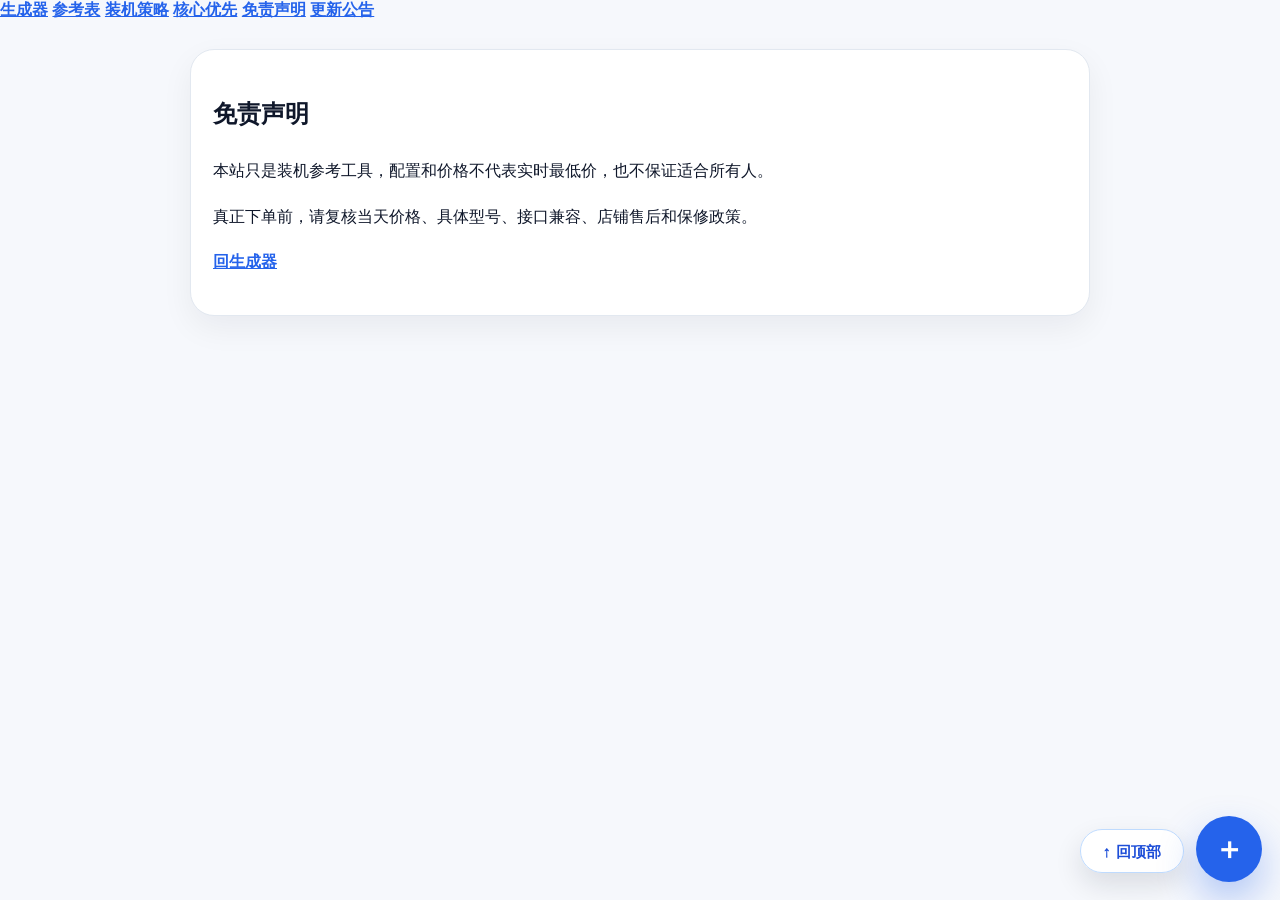
<file: disclaimer.html>
<!DOCTYPE html>
<html lang="zh-CN">
<head>
  <meta charset="UTF-8" />
  <meta name="viewport" content="width=device-width, initial-scale=1.0" />
  <title>免责声明｜小白电脑配置生成器</title>
  <style>
    body { margin:0; font-family:-apple-system,BlinkMacSystemFont,"Segoe UI","Microsoft YaHei",sans-serif; background:#f6f8fc; color:#0f172a; }
    .page { width:min(100% - 28px,900px); margin:0 auto; padding:28px 0 80px; }
    .panel { background:#fff; border:1px solid #e2e8f0; border-radius:24px; padding:22px; line-height:1.85; box-shadow:0 12px 32px rgba(15,23,42,.06); }
    a { color:#2563eb; font-weight:900; }
    
    /* v2.10.1 全站悬浮快捷球 + 夜间模式 + 截图退出 */
    :root {
      --fab-bg: #2563eb;
      --fab-text: #ffffff;
      --fab-panel-bg: rgba(255,255,255,.92);
      --fab-panel-border: rgba(226,232,240,.9);
      --fab-shadow: 0 18px 45px rgba(15,23,42,.18);
    }

    body.dark-mode {
      background: #0b1220 !important;
      color: #e5edf8 !important;
    }

    body.dark-mode .panel,
    body.dark-mode .hero,
    body.dark-mode .build,
    body.dark-mode .card,
    body.dark-mode .site-nav,
    body.dark-mode .decision-card,
    body.dark-mode .notice,
    body.dark-mode .combo-card,
    body.dark-mode .page-card,
    body.dark-mode section,
    body.dark-mode .visual-collapse,
    body.dark-mode .reference-card {
      background-color: #111827 !important;
      color: #e5edf8 !important;
      border-color: #263449 !important;
    }

    body.dark-mode .hero,
    body.dark-mode .hero-card,
    body.dark-mode .blue-hero {
      background: linear-gradient(135deg, #111827, #1e3a8a) !important;
      color: #fff !important;
    }

    body.dark-mode p,
    body.dark-mode .muted,
    body.dark-mode .panel-desc,
    body.dark-mode .desc,
    body.dark-mode .sub,
    body.dark-mode .tiny,
    body.dark-mode .note,
    body.dark-mode .part-name {
      color: #aebbd0 !important;
    }

    body.dark-mode input,
    body.dark-mode select,
    body.dark-mode textarea {
      background: #0f172a !important;
      color: #e5edf8 !important;
      border-color: #334155 !important;
    }

    body.dark-mode table,
    body.dark-mode th,
    body.dark-mode td,
    body.dark-mode .parts li,
    body.dark-mode .part-row {
      border-color: #263449 !important;
      color: #e5edf8 !important;
    }

    body.dark-mode th {
      background: #182235 !important;
    }

    body.dark-mode .site-nav a:not(.active) {
      color: #cbd5e1 !important;
    }

    body.dark-mode .pill,
    body.dark-mode .tag,
    body.dark-mode .chip,
    body.dark-mode .badge {
      background: #172554 !important;
      color: #dbeafe !important;
      border-color: #1d4ed8 !important;
    }

    .global-fab-root {
      position: fixed;
      right: max(16px, env(safe-area-inset-right));
      bottom: max(18px, env(safe-area-inset-bottom));
      z-index: 9999;
      pointer-events: none;
      font-family: inherit;
    }

    .global-fab-root * { box-sizing: border-box; }

    .global-fab-menu {
      position: absolute;
      right: 0;
      bottom: 74px;
      display: grid;
      gap: 10px;
      width: min(270px, calc(100vw - 32px));
      padding: 14px;
      border-radius: 28px;
      background: var(--fab-panel-bg);
      border: 1px solid var(--fab-panel-border);
      box-shadow: var(--fab-shadow);
      backdrop-filter: blur(18px);
      -webkit-backdrop-filter: blur(18px);
      transform: translateY(14px) scale(.94);
      opacity: 0;
      pointer-events: none;
      transition: transform .24s cubic-bezier(.2,.8,.2,1), opacity .2s ease;
    }

    .global-fab-root.open .global-fab-menu {
      transform: translateY(0) scale(1);
      opacity: 1;
      pointer-events: auto;
    }

    .global-fab-action,
    .global-top-action,
    .global-fab-main,
    .share-exit-pill {
      border: 0;
      cursor: pointer;
      font: inherit;
      font-weight: 950;
      pointer-events: auto;
      -webkit-tap-highlight-color: transparent;
    }

    .global-fab-action {
      display: flex;
      align-items: center;
      gap: 12px;
      min-height: 54px;
      padding: 0 14px;
      border-radius: 18px;
      color: #0f172a;
      background: #f8fafc;
      text-decoration: none;
      transition: transform .18s ease, background .18s ease, box-shadow .18s ease;
      box-shadow: 0 8px 18px rgba(15,23,42,.05);
    }

    .global-fab-action:hover,
    .global-fab-action:active {
      transform: translateY(-1px);
      background: #eff6ff;
    }

    .global-fab-action .ico {
      width: 34px;
      height: 34px;
      display: inline-flex;
      align-items: center;
      justify-content: center;
      border-radius: 14px;
      background: #eaf2ff;
      font-size: 18px;
      flex: 0 0 auto;
    }

    .global-fab-main {
      width: 66px;
      height: 66px;
      border-radius: 999px;
      display: inline-flex;
      align-items: center;
      justify-content: center;
      background: var(--fab-bg);
      color: var(--fab-text);
      box-shadow: 0 18px 38px rgba(37,99,235,.34);
      font-size: 30px;
      transition: transform .22s cubic-bezier(.2,.8,.2,1), box-shadow .2s ease;
    }

    .global-fab-root.open .global-fab-main {
      transform: rotate(45deg);
      box-shadow: 0 16px 30px rgba(37,99,235,.24);
    }

    .global-top-action {
      position: absolute;
      right: 0;
      bottom: 78px;
      min-height: 44px;
      padding: 0 18px;
      border-radius: 999px;
      background: rgba(255,255,255,.96);
      color: #1d4ed8;
      border: 1px solid #bfdbfe;
      box-shadow: 0 12px 28px rgba(15,23,42,.12);
      opacity: 1;
      transform: translateY(0);
      transition: opacity .18s ease, transform .18s ease;
      white-space: nowrap;
    }

    .global-fab-root.open .global-top-action {
      opacity: 0;
      pointer-events: none;
      transform: translateY(8px);
    }

    .share-exit-pill {
      position: fixed;
      left: 50%;
      bottom: max(18px, env(safe-area-inset-bottom));
      transform: translateX(-50%) translateY(18px);
      z-index: 10001;
      display: inline-flex;
      align-items: center;
      gap: 10px;
      min-height: 46px;
      padding: 0 18px;
      border-radius: 999px;
      background: #0f172a;
      color: #fff;
      box-shadow: 0 16px 38px rgba(15,23,42,.28);
      opacity: 0;
      pointer-events: none;
      transition: opacity .2s ease, transform .2s ease;
    }

    body.share-mode .share-exit-pill {
      opacity: 1;
      transform: translateX(-50%) translateY(0);
      pointer-events: auto;
    }

    body.share-mode .global-fab-root {
      display: none !important;
    }

    body.dark-mode .global-fab-menu {
      background: rgba(15,23,42,.94);
      border-color: #334155;
    }

    body.dark-mode .global-fab-action {
      background: #111827;
      color: #e5edf8;
      box-shadow: 0 8px 18px rgba(0,0,0,.2);
    }

    body.dark-mode .global-fab-action:hover,
    body.dark-mode .global-fab-action:active {
      background: #172554;
    }

    body.dark-mode .global-fab-action .ico {
      background: #1e293b;
    }

    body.dark-mode .global-top-action {
      background: #0f172a;
      color: #bfdbfe;
      border-color: #334155;
    }

    body.dark-mode .share-exit-pill {
      background: #2563eb;
      color: #fff;
    }

    @media (max-width: 760px) {
      .global-fab-root {
        right: max(14px, env(safe-area-inset-right));
        bottom: max(16px, env(safe-area-inset-bottom));
      }

      .global-fab-main {
        width: 62px;
        height: 62px;
        font-size: 28px;
      }

      .global-fab-menu {
        bottom: 72px;
      }
    }

  
    /* v2.10.2 回顶部按钮点击后纯蓝/失字修复 */
    .global-fab-root .global-top-action {
      display: inline-flex !important;
      align-items: center !important;
      justify-content: center !important;
      gap: 6px !important;
      min-width: 104px !important;
      min-height: 44px !important;
      padding: 0 18px !important;
      border-radius: 999px !important;
      background: rgba(255,255,255,.96) !important;
      color: #1d4ed8 !important;
      border: 1px solid #bfdbfe !important;
      box-shadow: 0 12px 28px rgba(15,23,42,.12) !important;
      opacity: 1 !important;
      white-space: nowrap !important;
      text-indent: 0 !important;
      line-height: 1 !important;
      font-size: 15px !important;
      font-weight: 950 !important;
      appearance: none !important;
      -webkit-appearance: none !important;
      background-image: none !important;
    }

    .global-fab-root .global-top-action::before {
      content: "↑";
      display: inline-block;
      font-weight: 950;
      color: currentColor;
    }

    .global-fab-root .global-top-action::after {
      content: "回顶部";
      display: inline-block;
      color: currentColor;
    }

    .global-fab-root .global-top-action:focus,
    .global-fab-root .global-top-action:active,
    .global-fab-root .global-top-action:hover {
      background: rgba(239,246,255,.98) !important;
      color: #1d4ed8 !important;
      border-color: #93c5fd !important;
      outline: none !important;
      transform: translateY(-1px);
    }

    .global-fab-root.open .global-top-action {
      opacity: 0 !important;
      pointer-events: none !important;
      transform: translateY(8px) !important;
    }

    body.dark-mode .global-fab-root .global-top-action {
      background: rgba(15,23,42,.96) !important;
      color: #bfdbfe !important;
      border-color: #334155 !important;
    }

    body.dark-mode .global-fab-root .global-top-action:focus,
    body.dark-mode .global-fab-root .global-top-action:active,
    body.dark-mode .global-fab-root .global-top-action:hover {
      background: #172554 !important;
      color: #dbeafe !important;
      border-color: #3b82f6 !important;
    }

  
    /* v2.10.3 快捷小球重叠修复：清掉旧底部按钮，只保留全局小球 */
    .bottom-actions,
    .sticky-actions,
    .page-actions,
    .quick-actions,
    .mobile-actions,
    .floating-actions,
    .footer-actions,
    .fixed-actions,
    .strategy-actions,
    .hero-actions,
    .cta-actions,
    .safe-bottom-actions,
    .bottom-nav-actions,
    .screenshot-actions,
    .share-actions,
    .legacy-actions,
    .old-floating-actions,
    .fab-root:not(.global-fab-root),
    .quick-fab:not(.global-fab-root),
    .floating-fab:not(.global-fab-root) {
      display: none !important;
      pointer-events: none !important;
    }

    body {
      padding-bottom: max(112px, env(safe-area-inset-bottom)) !important;
    }

    .global-fab-root {
      right: max(18px, env(safe-area-inset-right)) !important;
      bottom: max(18px, env(safe-area-inset-bottom)) !important;
    }

    .global-fab-root .global-fab-main {
      position: relative !important;
      z-index: 2 !important;
    }

    .global-fab-root .global-top-action {
      position: absolute !important;
      right: 78px !important;
      bottom: 9px !important;
      min-width: 104px !important;
      min-height: 44px !important;
      z-index: 1 !important;
    }

    .global-fab-root .global-fab-menu {
      right: 0 !important;
      bottom: 76px !important;
      z-index: 3 !important;
    }

    .global-fab-root.open .global-top-action {
      opacity: 0 !important;
      pointer-events: none !important;
      transform: translateX(8px) !important;
    }

    @media (max-width: 760px) {
      .global-fab-root {
        right: max(16px, env(safe-area-inset-right)) !important;
        bottom: max(16px, env(safe-area-inset-bottom)) !important;
      }

      .global-fab-root .global-top-action {
        right: 74px !important;
        bottom: 9px !important;
      }

      .global-fab-root .global-fab-menu {
        bottom: 74px !important;
      }
    }

    body.share-mode .global-fab-root {
      display: none !important;
    }

  
    /* v2.10.4 旧底部按钮已物理删除，只保留全站统一快捷小球 */
    body {
      padding-bottom: max(112px, env(safe-area-inset-bottom)) !important;
    }

    .global-fab-root {
      right: max(18px, env(safe-area-inset-right)) !important;
      bottom: max(18px, env(safe-area-inset-bottom)) !important;
    }

    .global-fab-root .global-fab-main {
      position: relative !important;
      z-index: 2 !important;
    }

    .global-fab-root .global-top-action {
      position: absolute !important;
      right: 78px !important;
      bottom: 9px !important;
      z-index: 1 !important;
    }

    .global-fab-root .global-fab-menu {
      right: 0 !important;
      bottom: 76px !important;
      z-index: 3 !important;
    }

    .global-fab-root.open .global-top-action {
      opacity: 0 !important;
      pointer-events: none !important;
      transform: translateX(8px) !important;
    }

    @media (max-width: 760px) {
      .global-fab-root {
        right: max(16px, env(safe-area-inset-right)) !important;
        bottom: max(16px, env(safe-area-inset-bottom)) !important;
      }

      .global-fab-root .global-top-action {
        right: 74px !important;
        bottom: 9px !important;
      }

      .global-fab-root .global-fab-menu {
        bottom: 74px !important;
      }
    }

  
    /* v2.11.0 收纳/抽屉关闭态修复：关闭后内容不能被点到 */
    .visual-collapse:not(.open) .visual-collapse-body,
    .drawer:not(.open) .drawer-body,
    .collapse:not(.open) .collapse-body,
    .accordion:not(.open) .accordion-body,
    .details-panel:not(.open) .details-body {
      max-height: 0 !important;
      height: 0 !important;
      overflow: hidden !important;
      opacity: 0 !important;
      pointer-events: none !important;
      visibility: hidden !important;
    }

    .visual-collapse:not(.open) .visual-collapse-body *,
    .drawer:not(.open) .drawer-body *,
    .collapse:not(.open) .collapse-body *,
    .accordion:not(.open) .accordion-body *,
    .details-panel:not(.open) .details-body * {
      pointer-events: none !important;
      user-select: none !important;
      -webkit-user-select: none !important;
    }

    .visual-collapse.open .visual-collapse-body,
    .drawer.open .drawer-body,
    .collapse.open .collapse-body,
    .accordion.open .accordion-body,
    .details-panel.open .details-body {
      pointer-events: auto !important;
      visibility: visible !important;
    }

    .global-fab-root:not(.open) .global-fab-menu,
    .global-fab-root:not(.open) .global-fab-menu * {
      pointer-events: none !important;
      visibility: hidden !important;
    }

    .global-fab-root.open .global-fab-menu,
    .global-fab-root.open .global-fab-menu * {
      visibility: visible !important;
    }

  </style>
</head>
<body>
  <nav class="site-nav">
    <a href="./index.html">生成器</a>
    <a href="./reference.html">参考表</a>
    <a href="./strategy.html">装机策略</a>
    <a href="./core-first.html">核心优先</a>
    <a href="./disclaimer.html">免责声明</a>
    <a href="./updates.html">更新公告</a>
  </nav>

  <main class="page">
    <section class="panel">
      <h1>免责声明</h1>
      <p>本站只是装机参考工具，配置和价格不代表实时最低价，也不保证适合所有人。</p>
      <p>真正下单前，请复核当天价格、具体型号、接口兼容、店铺售后和保修政策。</p>
      <p><a href="./index.html">回生成器</a></p>
    </section>
  </main>
  
<script id="global-fab-script">
(function () {
  function applyDarkMode(enabled) {
    document.body.classList.toggle("dark-mode", enabled);
    localStorage.setItem("pc_builder_dark_mode", enabled ? "1" : "0");
    const label = document.querySelector("[data-dark-label]");
    if (label) label.textContent = enabled ? "关闭夜间模式" : "夜间模式";
  }

  function setShareMode(enabled) {
    const shouldEnable = Boolean(enabled);
    if (typeof window.setShareMode === "function" && window.setShareMode !== setShareMode) {
      try {
        window.setShareMode(shouldEnable);
      } catch (error) {
        document.body.classList.toggle("share-mode", shouldEnable);
      }
    } else {
      document.body.classList.toggle("share-mode", shouldEnable);
    }

    document.body.classList.toggle("share-mode", shouldEnable);

    const shareLabel = document.querySelector("[data-share-label]");
    if (shareLabel) shareLabel.textContent = shouldEnable ? "退出截图模式" : "截图模式";

    const root = document.querySelector(".global-fab-root");
    if (root) root.classList.remove("open");
  }

  function toggleGlobalShareMode() {
    setShareMode(!document.body.classList.contains("share-mode"));
  }

  window.exitShareMode = function () {
    setShareMode(false);
  };

  function createFab() {
    if (document.querySelector(".global-fab-root")) return;

    const root = document.createElement("div");
    root.className = "global-fab-root";
    root.innerHTML = `
      <div class="global-fab-menu" role="menu" aria-label="快捷菜单">
        <button class="global-fab-action" type="button" data-action="share"><span class="ico">📸</span><span data-share-label>截图模式</span></button>
        <button class="global-fab-action" type="button" data-action="dark"><span class="ico">🌙</span><span data-dark-label>夜间模式</span></button>
        <a class="global-fab-action" href="./index.html"><span class="ico">🧩</span><span>生成器</span></a>
        <a class="global-fab-action" href="./reference.html"><span class="ico">📊</span><span>参考表</span></a>
        <a class="global-fab-action" href="./strategy.html"><span class="ico">⚙️</span><span>装机策略</span></a>
        <a class="global-fab-action" href="./core-first.html"><span class="ico">🎯</span><span>核心优先</span></a>
        <a class="global-fab-action" href="./updates.html"><span class="ico">📝</span><span>更新公告</span></a>
      </div>
      <button class="global-top-action" type="button" data-action="top" aria-label="回到顶部"></button>
      <button class="global-fab-main" type="button" aria-label="打开快捷菜单">＋</button>
    `;
    document.body.appendChild(root);

    const exit = document.createElement("button");
    exit.type = "button";
    exit.className = "share-exit-pill";
    exit.textContent = "退出截图模式";
    document.body.appendChild(exit);

    const main = root.querySelector(".global-fab-main");
    main.addEventListener("click", () => root.classList.toggle("open"));

    root.querySelector('[data-action="top"]').addEventListener("click", (event) => {
      window.scrollTo({ top: 0, behavior: "smooth" });
      root.classList.remove("open");
      if (event.currentTarget && typeof event.currentTarget.blur === "function") event.currentTarget.blur();
    });

    root.querySelector('[data-action="share"]').addEventListener("click", () => {
      toggleGlobalShareMode();
    });

    root.querySelector('[data-action="dark"]').addEventListener("click", () => {
      applyDarkMode(!document.body.classList.contains("dark-mode"));
      root.classList.remove("open");
    });

    exit.addEventListener("click", () => setShareMode(false));

    document.addEventListener("keydown", (event) => {
      if (event.key === "Escape" && document.body.classList.contains("share-mode")) {
        setShareMode(false);
      }
    });

    document.addEventListener("click", (event) => {
      if (!root.contains(event.target)) root.classList.remove("open");
    });

    applyDarkMode(localStorage.getItem("pc_builder_dark_mode") === "1");
  }

  if (document.readyState === "loading") {
    document.addEventListener("DOMContentLoaded", createFab);
  } else {
    createFab();
  }
})();
</script>

</body>
</html>
</file>
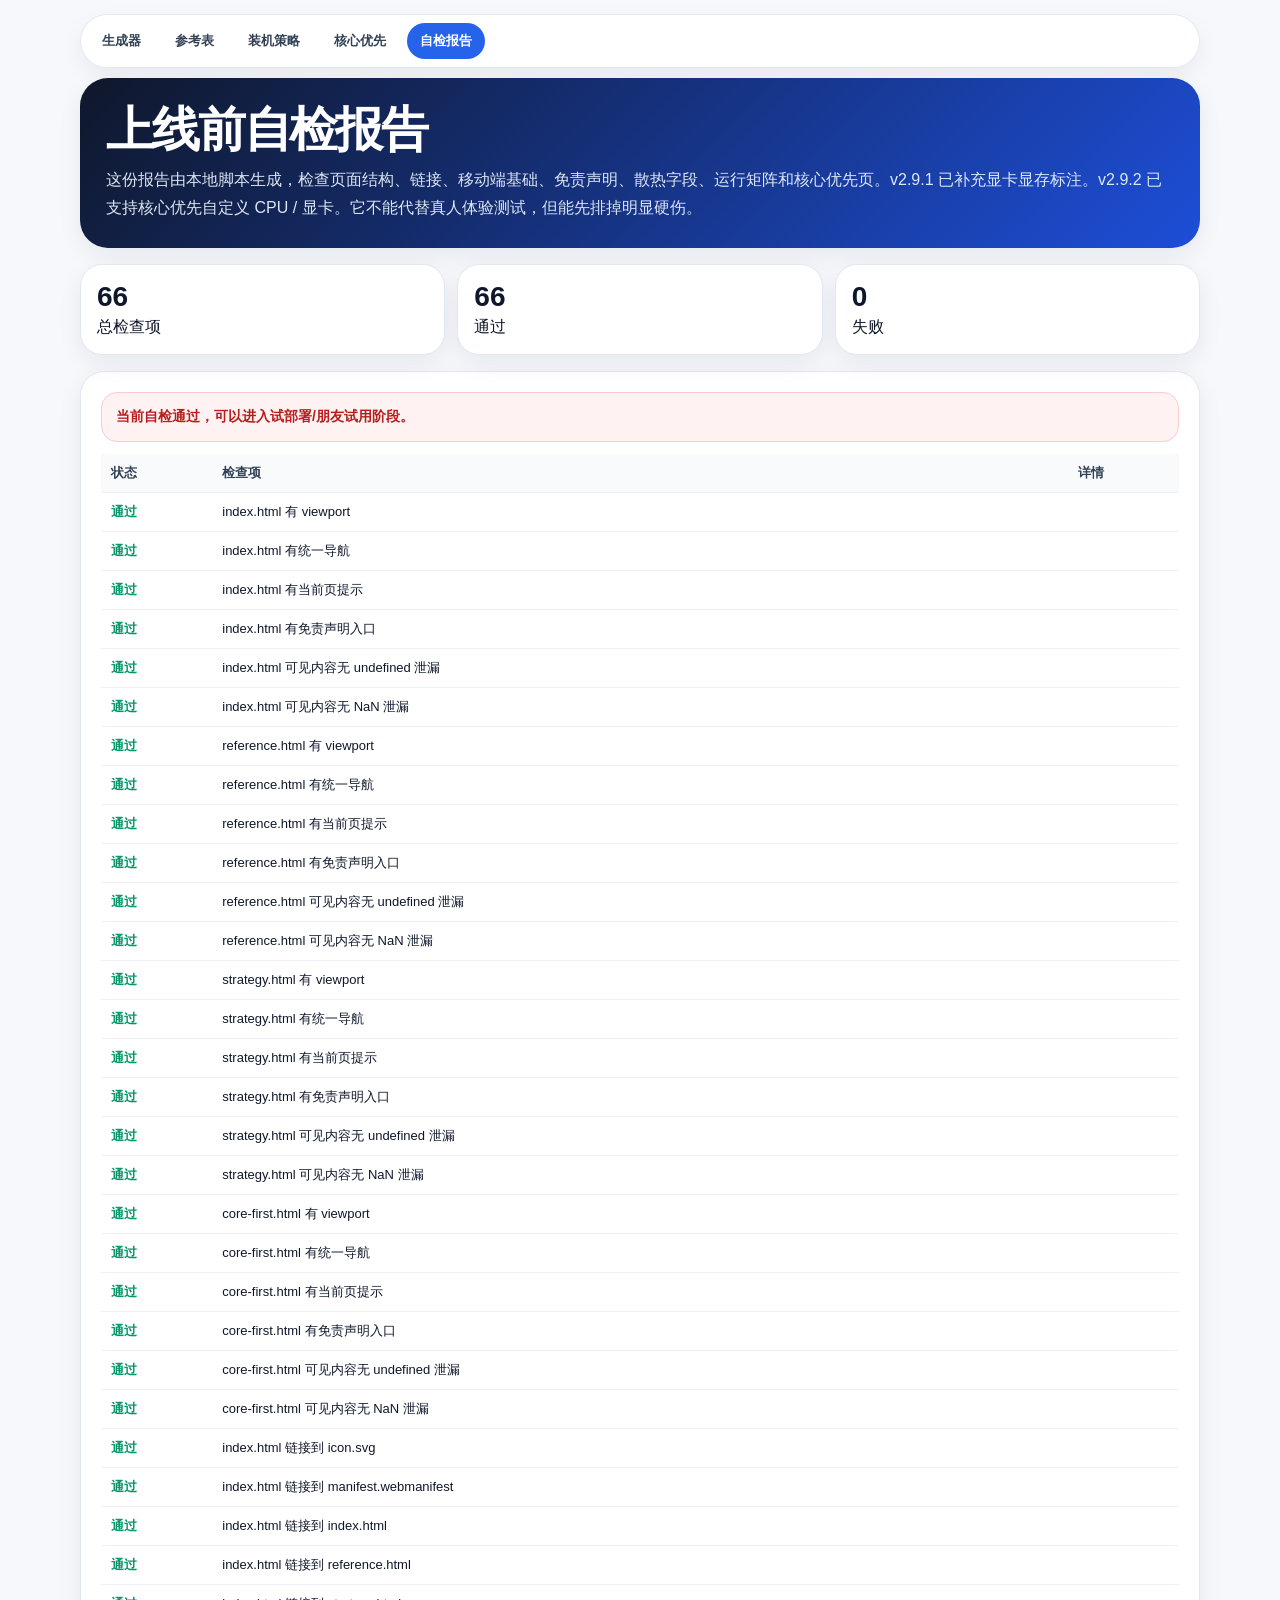
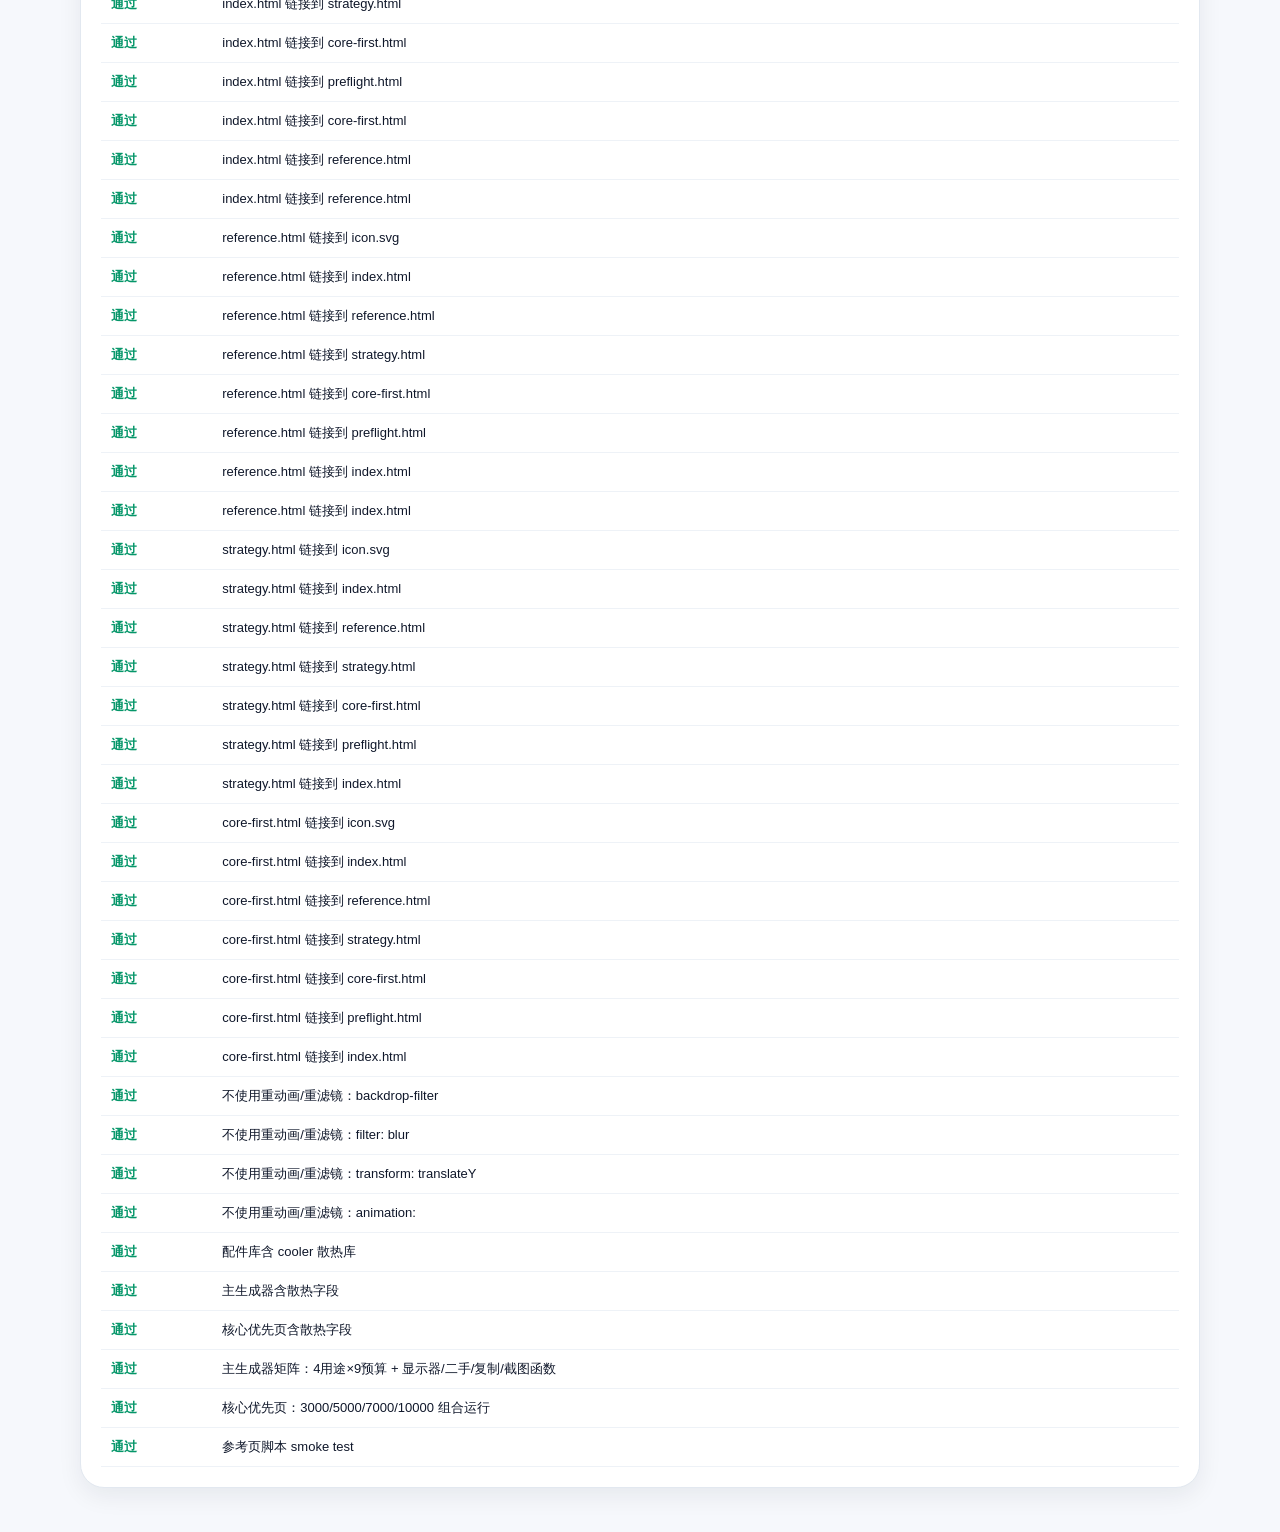
<file: preflight.html>
<!DOCTYPE html>
<html lang="zh-CN">
<head>
  <meta charset="UTF-8" />
  <meta name="viewport" content="width=device-width, initial-scale=1.0" />
  <title>上线前自检报告｜小白电脑配置生成器</title>
  <link rel="icon" href="./icon.svg" type="image/svg+xml" />
  <style>
    :root { --bg:#f6f8fc; --surface:#fff; --text:#0f172a; --muted:#64748b; --line:#e2e8f0; --blue:#2563eb; --green:#059669; --red:#dc2626; --shadow:0 8px 24px rgba(15,23,42,.07); }
    * { box-sizing:border-box; }
    body { margin:0; font-family:-apple-system,BlinkMacSystemFont,"Segoe UI","Microsoft YaHei",sans-serif; background:var(--bg); color:var(--text); }
    .site-nav { width:min(100% - 24px,1120px); margin:14px auto 10px; display:flex; align-items:center; gap:8px; padding:8px; border:1px solid rgba(226,232,240,.92); border-radius:999px; background:rgba(255,255,255,.94); box-shadow:0 8px 22px rgba(15,23,42,.06); }
    .site-nav a { display:inline-flex; align-items:center; justify-content:center; min-height:36px; padding:0 13px; border-radius:999px; color:#334155; text-decoration:none; font-size:13px; font-weight:950; white-space:nowrap; }
    .site-nav a.active { background:var(--blue); color:#fff; }
    .page { width:min(100% - 24px,1120px); margin:0 auto; padding:0 0 44px; }
    .hero { border-radius:28px; padding:26px; color:white; background:linear-gradient(135deg,#0f172a,#1d4ed8); box-shadow:var(--shadow); margin-bottom:16px; }
    .hero h1 { margin:0 0 10px; font-size:clamp(30px,5vw,48px); letter-spacing:-.045em; line-height:1.08; }
    .hero p { margin:0; color:rgba(239,246,255,.92); line-height:1.75; }
    .summary { display:grid; grid-template-columns:repeat(3,minmax(0,1fr)); gap:12px; margin-bottom:16px; }
    .summary-card { background:var(--surface); border:1px solid var(--line); border-radius:22px; padding:16px; box-shadow:var(--shadow); }
    .summary-card strong { display:block; font-size:28px; margin-bottom:4px; }
    .panel { background:var(--surface); border:1px solid var(--line); border-radius:24px; padding:20px; box-shadow:var(--shadow); overflow:auto; }
    table { width:100%; border-collapse:collapse; min-width:760px; }
    th,td { padding:10px; border-bottom:1px solid #eef2f7; text-align:left; font-size:13px; vertical-align:top; }
    th { background:#f8fafc; color:#334155; }
    pre { margin:0; white-space:pre-wrap; font-family:ui-monospace,SFMono-Regular,Menlo,Consolas,monospace; font-size:12px; color:#475569; }
    tr.ok td:first-child { color:var(--green); font-weight:950; }
    tr.bad td:first-child { color:var(--red); font-weight:950; }
    .notice { margin:0 0 12px; padding:12px 14px; border-radius:16px; border:1px solid #fecaca; background:#fef2f2; color:#b91c1c; font-size:14px; line-height:1.7; font-weight:850; }
    @media (max-width:760px) { .site-nav { width:min(100% - 18px,1120px); display:grid; grid-template-columns:1fr 1fr; border-radius:20px; } .site-nav a { width:100%; } .page { width:min(100% - 18px,1120px); } .hero,.panel { border-radius:22px; padding:18px; } .summary { grid-template-columns:1fr; } }
  </style>
</head>
<body>
  <nav class="site-nav" aria-label="页面导航">
    <a href="./index.html">生成器</a>
    <a href="./reference.html">参考表</a>
    <a href="./strategy.html">装机策略</a>
    <a href="./core-first.html">核心优先</a>
    <a class="active" href="./preflight.html">自检报告</a>
  </nav>
  <main class="page">
    <section class="hero">
      <h1>上线前自检报告</h1>
      <p>这份报告由本地脚本生成，检查页面结构、链接、移动端基础、免责声明、散热字段、运行矩阵和核心优先页。v2.9.1 已补充显卡显存标注。v2.9.2 已支持核心优先自定义 CPU / 显卡。它不能代替真人体验测试，但能先排掉明显硬伤。</p>
    </section>
    <section class="summary">
      <div class="summary-card"><strong>66</strong><span>总检查项</span></div>
      <div class="summary-card"><strong>66</strong><span>通过</span></div>
      <div class="summary-card"><strong>0</strong><span>失败</span></div>
    </section>
    <section class="panel">
      <div class="notice">当前自检通过，可以进入试部署/朋友试用阶段。</div>
      <table>
        <thead><tr><th>状态</th><th>检查项</th><th>详情</th></tr></thead>
        <tbody><tr class="ok"><td>通过</td><td>index.html 有 viewport</td><td><pre></pre></td></tr>
<tr class="ok"><td>通过</td><td>index.html 有统一导航</td><td><pre></pre></td></tr>
<tr class="ok"><td>通过</td><td>index.html 有当前页提示</td><td><pre></pre></td></tr>
<tr class="ok"><td>通过</td><td>index.html 有免责声明入口</td><td><pre></pre></td></tr>
<tr class="ok"><td>通过</td><td>index.html 可见内容无 undefined 泄漏</td><td><pre></pre></td></tr>
<tr class="ok"><td>通过</td><td>index.html 可见内容无 NaN 泄漏</td><td><pre></pre></td></tr>
<tr class="ok"><td>通过</td><td>reference.html 有 viewport</td><td><pre></pre></td></tr>
<tr class="ok"><td>通过</td><td>reference.html 有统一导航</td><td><pre></pre></td></tr>
<tr class="ok"><td>通过</td><td>reference.html 有当前页提示</td><td><pre></pre></td></tr>
<tr class="ok"><td>通过</td><td>reference.html 有免责声明入口</td><td><pre></pre></td></tr>
<tr class="ok"><td>通过</td><td>reference.html 可见内容无 undefined 泄漏</td><td><pre></pre></td></tr>
<tr class="ok"><td>通过</td><td>reference.html 可见内容无 NaN 泄漏</td><td><pre></pre></td></tr>
<tr class="ok"><td>通过</td><td>strategy.html 有 viewport</td><td><pre></pre></td></tr>
<tr class="ok"><td>通过</td><td>strategy.html 有统一导航</td><td><pre></pre></td></tr>
<tr class="ok"><td>通过</td><td>strategy.html 有当前页提示</td><td><pre></pre></td></tr>
<tr class="ok"><td>通过</td><td>strategy.html 有免责声明入口</td><td><pre></pre></td></tr>
<tr class="ok"><td>通过</td><td>strategy.html 可见内容无 undefined 泄漏</td><td><pre></pre></td></tr>
<tr class="ok"><td>通过</td><td>strategy.html 可见内容无 NaN 泄漏</td><td><pre></pre></td></tr>
<tr class="ok"><td>通过</td><td>core-first.html 有 viewport</td><td><pre></pre></td></tr>
<tr class="ok"><td>通过</td><td>core-first.html 有统一导航</td><td><pre></pre></td></tr>
<tr class="ok"><td>通过</td><td>core-first.html 有当前页提示</td><td><pre></pre></td></tr>
<tr class="ok"><td>通过</td><td>core-first.html 有免责声明入口</td><td><pre></pre></td></tr>
<tr class="ok"><td>通过</td><td>core-first.html 可见内容无 undefined 泄漏</td><td><pre></pre></td></tr>
<tr class="ok"><td>通过</td><td>core-first.html 可见内容无 NaN 泄漏</td><td><pre></pre></td></tr>
<tr class="ok"><td>通过</td><td>index.html 链接到 icon.svg</td><td><pre></pre></td></tr>
<tr class="ok"><td>通过</td><td>index.html 链接到 manifest.webmanifest</td><td><pre></pre></td></tr>
<tr class="ok"><td>通过</td><td>index.html 链接到 index.html</td><td><pre></pre></td></tr>
<tr class="ok"><td>通过</td><td>index.html 链接到 reference.html</td><td><pre></pre></td></tr>
<tr class="ok"><td>通过</td><td>index.html 链接到 strategy.html</td><td><pre></pre></td></tr>
<tr class="ok"><td>通过</td><td>index.html 链接到 core-first.html</td><td><pre></pre></td></tr>
<tr class="ok"><td>通过</td><td>index.html 链接到 preflight.html</td><td><pre></pre></td></tr>
<tr class="ok"><td>通过</td><td>index.html 链接到 core-first.html</td><td><pre></pre></td></tr>
<tr class="ok"><td>通过</td><td>index.html 链接到 reference.html</td><td><pre></pre></td></tr>
<tr class="ok"><td>通过</td><td>index.html 链接到 reference.html</td><td><pre></pre></td></tr>
<tr class="ok"><td>通过</td><td>reference.html 链接到 icon.svg</td><td><pre></pre></td></tr>
<tr class="ok"><td>通过</td><td>reference.html 链接到 index.html</td><td><pre></pre></td></tr>
<tr class="ok"><td>通过</td><td>reference.html 链接到 reference.html</td><td><pre></pre></td></tr>
<tr class="ok"><td>通过</td><td>reference.html 链接到 strategy.html</td><td><pre></pre></td></tr>
<tr class="ok"><td>通过</td><td>reference.html 链接到 core-first.html</td><td><pre></pre></td></tr>
<tr class="ok"><td>通过</td><td>reference.html 链接到 preflight.html</td><td><pre></pre></td></tr>
<tr class="ok"><td>通过</td><td>reference.html 链接到 index.html</td><td><pre></pre></td></tr>
<tr class="ok"><td>通过</td><td>reference.html 链接到 index.html</td><td><pre></pre></td></tr>
<tr class="ok"><td>通过</td><td>strategy.html 链接到 icon.svg</td><td><pre></pre></td></tr>
<tr class="ok"><td>通过</td><td>strategy.html 链接到 index.html</td><td><pre></pre></td></tr>
<tr class="ok"><td>通过</td><td>strategy.html 链接到 reference.html</td><td><pre></pre></td></tr>
<tr class="ok"><td>通过</td><td>strategy.html 链接到 strategy.html</td><td><pre></pre></td></tr>
<tr class="ok"><td>通过</td><td>strategy.html 链接到 core-first.html</td><td><pre></pre></td></tr>
<tr class="ok"><td>通过</td><td>strategy.html 链接到 preflight.html</td><td><pre></pre></td></tr>
<tr class="ok"><td>通过</td><td>strategy.html 链接到 index.html</td><td><pre></pre></td></tr>
<tr class="ok"><td>通过</td><td>core-first.html 链接到 icon.svg</td><td><pre></pre></td></tr>
<tr class="ok"><td>通过</td><td>core-first.html 链接到 index.html</td><td><pre></pre></td></tr>
<tr class="ok"><td>通过</td><td>core-first.html 链接到 reference.html</td><td><pre></pre></td></tr>
<tr class="ok"><td>通过</td><td>core-first.html 链接到 strategy.html</td><td><pre></pre></td></tr>
<tr class="ok"><td>通过</td><td>core-first.html 链接到 core-first.html</td><td><pre></pre></td></tr>
<tr class="ok"><td>通过</td><td>core-first.html 链接到 preflight.html</td><td><pre></pre></td></tr>
<tr class="ok"><td>通过</td><td>core-first.html 链接到 index.html</td><td><pre></pre></td></tr>
<tr class="ok"><td>通过</td><td>不使用重动画/重滤镜：backdrop-filter</td><td><pre></pre></td></tr>
<tr class="ok"><td>通过</td><td>不使用重动画/重滤镜：filter: blur</td><td><pre></pre></td></tr>
<tr class="ok"><td>通过</td><td>不使用重动画/重滤镜：transform: translateY</td><td><pre></pre></td></tr>
<tr class="ok"><td>通过</td><td>不使用重动画/重滤镜：animation:</td><td><pre></pre></td></tr>
<tr class="ok"><td>通过</td><td>配件库含 cooler 散热库</td><td><pre></pre></td></tr>
<tr class="ok"><td>通过</td><td>主生成器含散热字段</td><td><pre></pre></td></tr>
<tr class="ok"><td>通过</td><td>核心优先页含散热字段</td><td><pre></pre></td></tr>
<tr class="ok"><td>通过</td><td>主生成器矩阵：4用途×9预算 + 显示器/二手/复制/截图函数</td><td><pre></pre></td></tr>
<tr class="ok"><td>通过</td><td>核心优先页：3000/5000/7000/10000 组合运行</td><td><pre></pre></td></tr>
<tr class="ok"><td>通过</td><td>参考页脚本 smoke test</td><td><pre></pre></td></tr></tbody>
      </table>
    </section>
  </main>
</body>
</html>
</file>
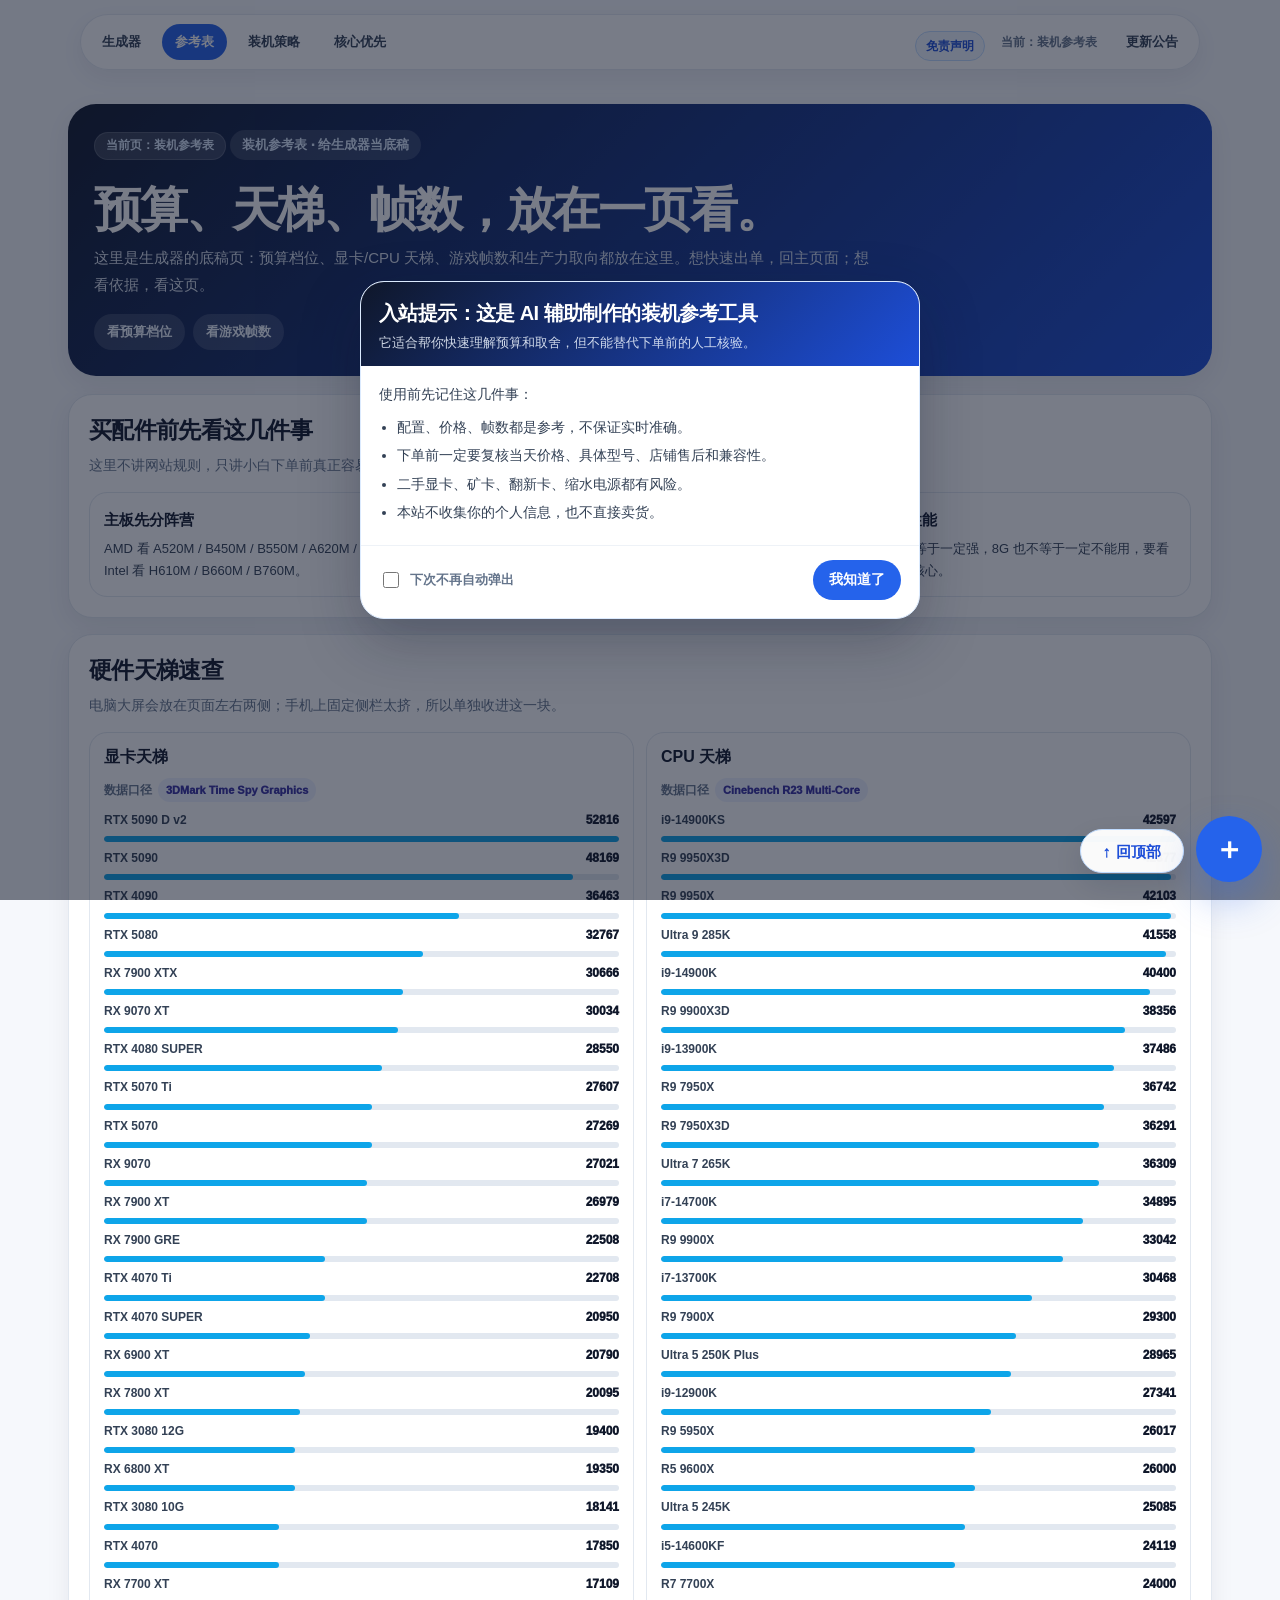
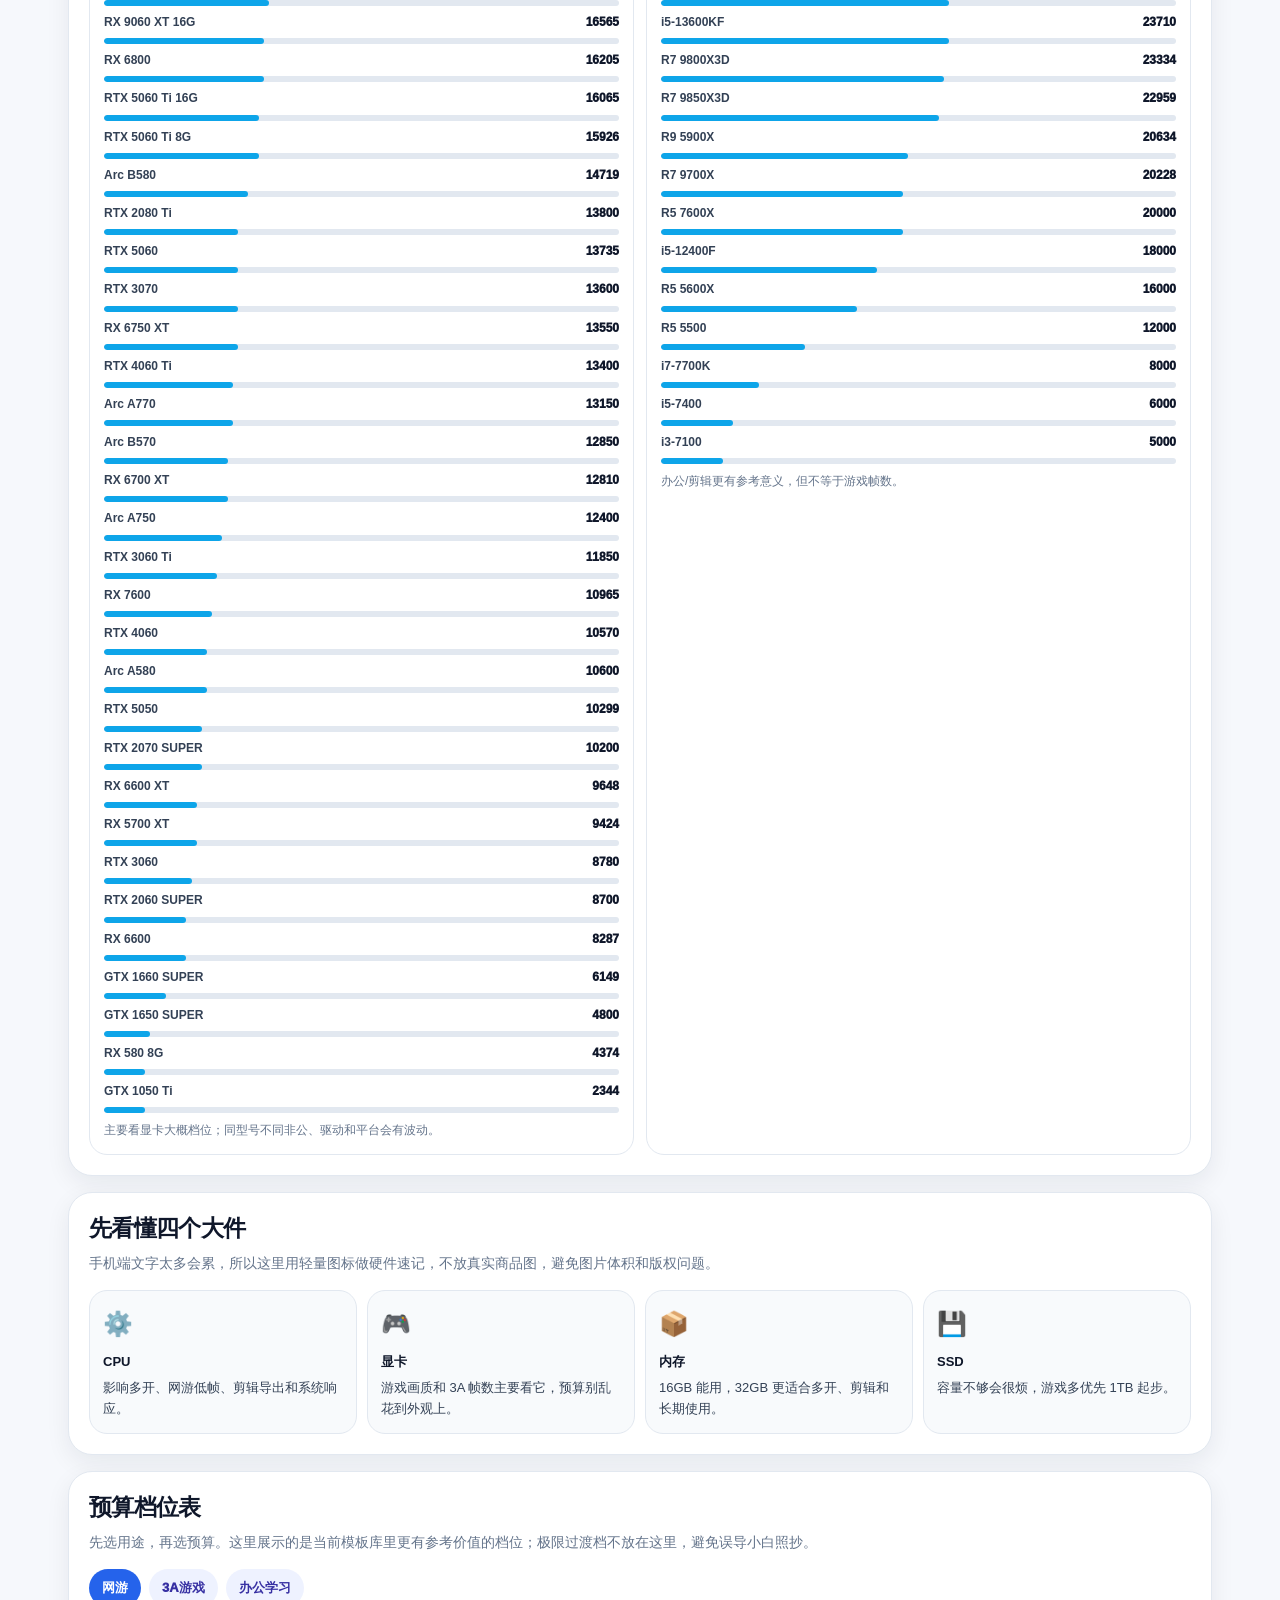
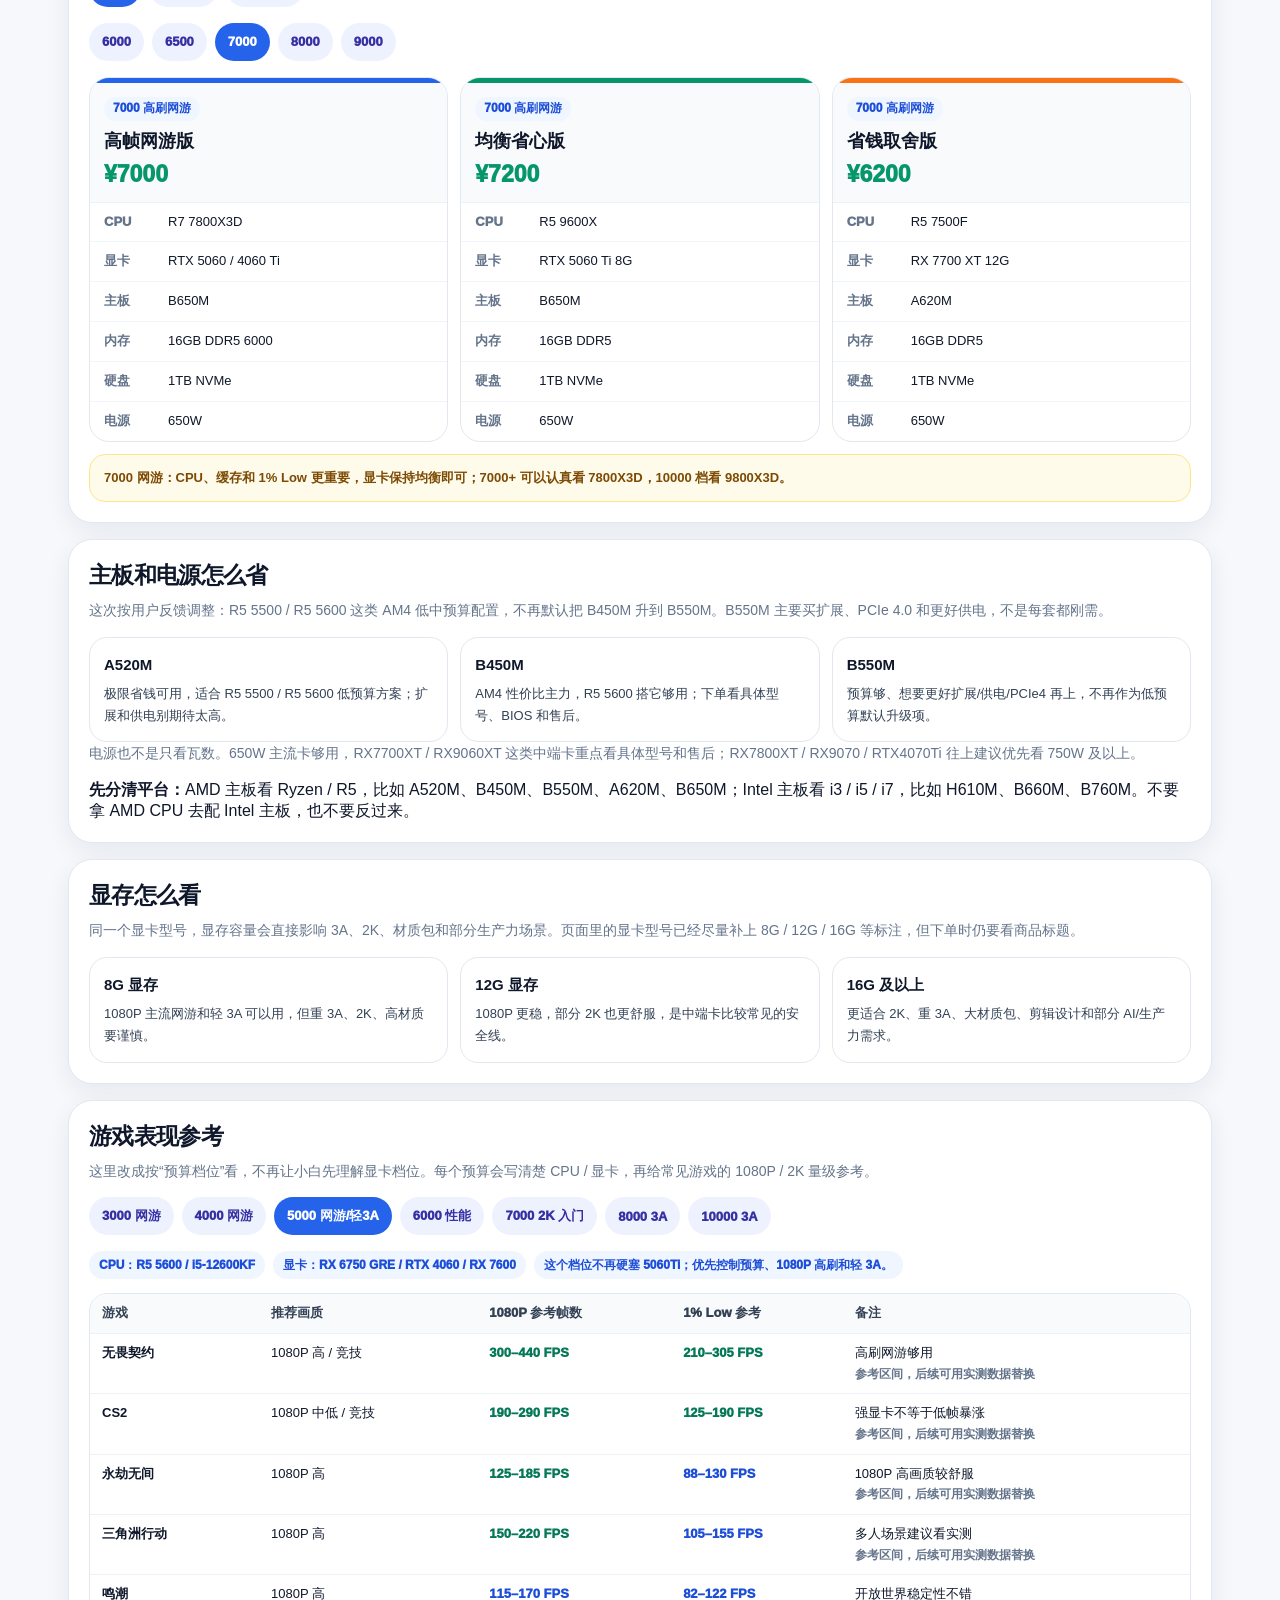
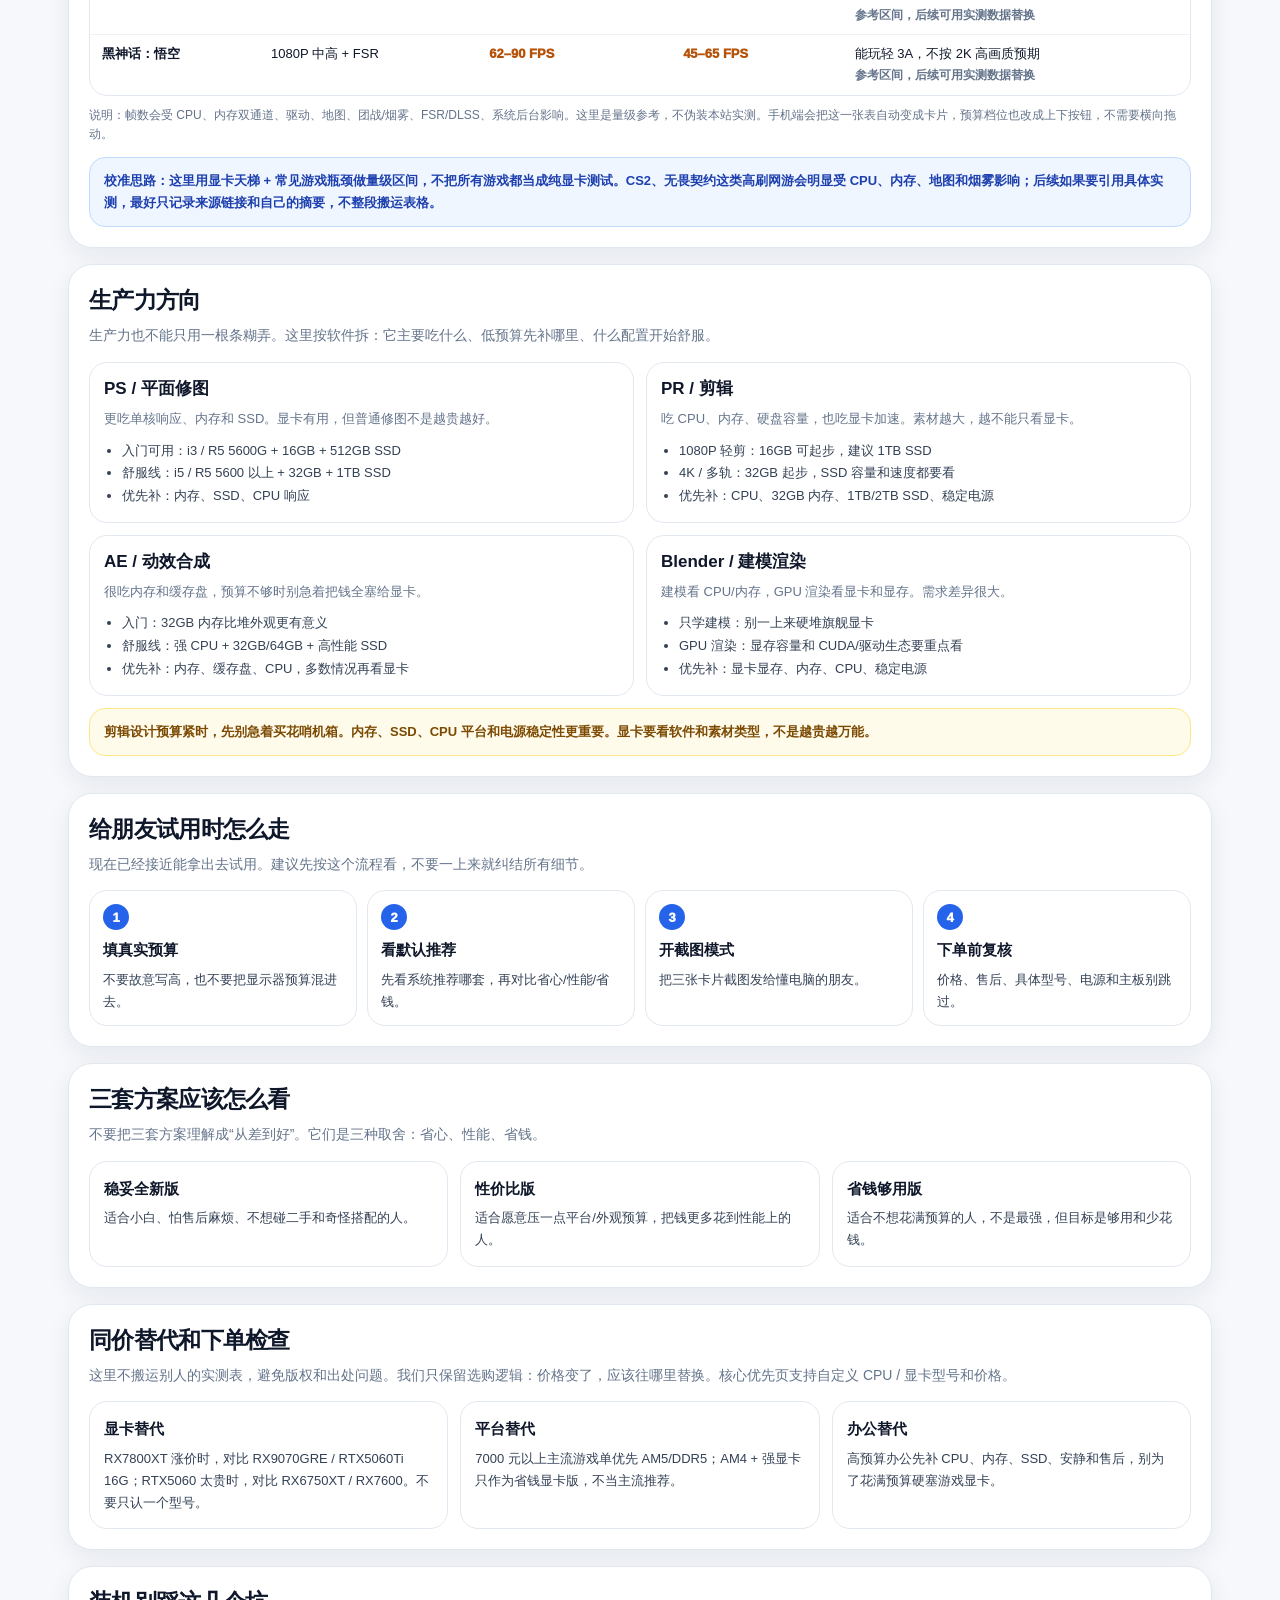
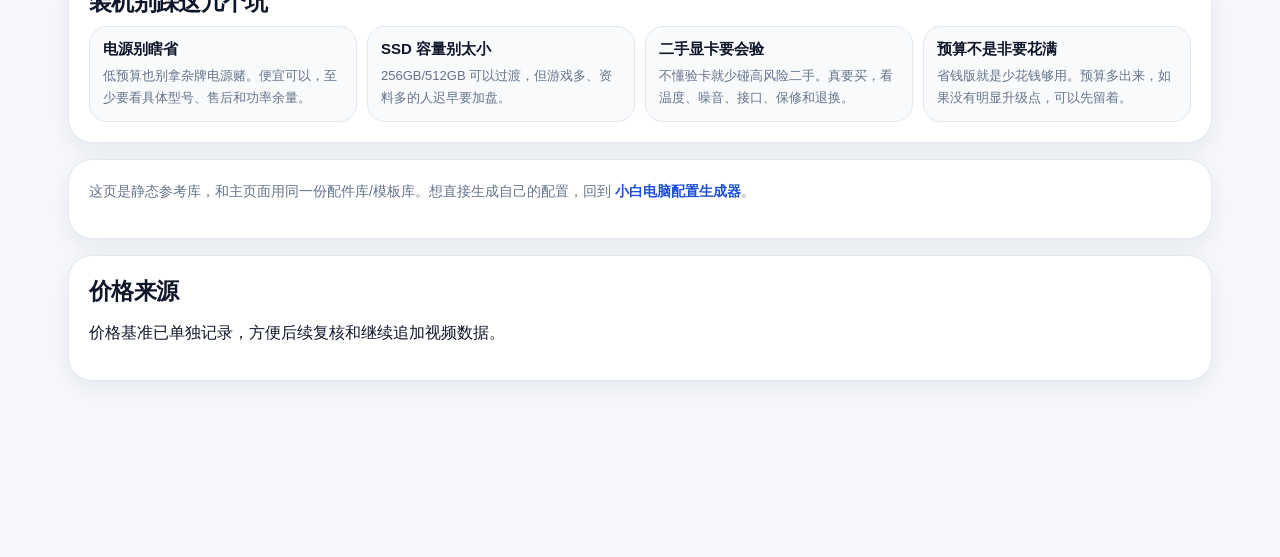
<file: reference.html>
<!DOCTYPE html>
<html lang="zh-CN">
<head>
  <meta charset="UTF-8" />
  <meta name="viewport" content="width=device-width, initial-scale=1.0" />
  <title>装机参考表｜小白电脑配置生成器</title>
  <meta name="description" content="按预算档位整理电脑配置参考、游戏表现、生产力表现和装机注意事项。" />
  <link rel="icon" href="./icon.svg" type="image/svg+xml" />
  <style>
    :root {
      --bg: #f6f8fc;
      --surface: #ffffff;
      --text: #0f172a;
      --muted: #64748b;
      --line: #e2e8f0;
      --blue: #2563eb;
      --green: #059669;
      --orange: #f97316;
      --shadow: 0 8px 24px rgba(15, 23, 42, 0.07);
    }

    * { box-sizing: border-box; }

    body {
      margin: 0;
      font-family: -apple-system, BlinkMacSystemFont, "Segoe UI", "Microsoft YaHei", sans-serif;
      color: var(--text);
      background: var(--bg);
    }

    .page {
      width: min(100%, 1180px);
      margin: 0 auto;
      padding: 24px 18px 48px;
    }

    .hero {
      border-radius: 28px;
      padding: 26px;
      margin-bottom: 18px;
      color: white;
      background: linear-gradient(135deg, #0f172a, #1d4ed8);
      box-shadow: var(--shadow);
    }

    .eyebrow {
      display: inline-flex;
      min-height: 30px;
      align-items: center;
      padding: 0 12px;
      border-radius: 999px;
      background: rgba(255,255,255,0.14);
      color: #dbeafe;
      font-size: 13px;
      font-weight: 950;
    }

    h1 {
      margin: 14px 0 10px;
      font-size: clamp(30px, 5vw, 48px);
      line-height: 1.08;
      letter-spacing: -0.045em;
    }

    .hero p {
      max-width: 780px;
      margin: 0;
      color: rgba(239,246,255,0.9);
      font-size: 15px;
      line-height: 1.75;
    }

    .top-links {
      display: flex;
      flex-wrap: wrap;
      gap: 8px;
      margin-top: 16px;
    }

    .top-link {
      display: inline-flex;
      min-height: 36px;
      align-items: center;
      padding: 0 13px;
      border-radius: 999px;
      background: rgba(255,255,255,0.14);
      color: #eff6ff;
      text-decoration: none;
      font-size: 13px;
      font-weight: 950;
    }

    .panel {
      background: var(--surface);
      border: 1px solid var(--line);
      border-radius: 24px;
      padding: 20px;
      margin-bottom: 16px;
      box-shadow: var(--shadow);
    }

    .panel h2 {
      margin: 0 0 8px;
      font-size: 23px;
      letter-spacing: -0.03em;
    }

    .panel-desc {
      margin: 0 0 14px;
      color: var(--muted);
      font-size: 14px;
      line-height: 1.7;
    }

    .tabs {
      display: flex;
      flex-wrap: wrap;
      gap: 8px;
      margin: 12px 0 16px;
    }

    button {
      min-height: 38px;
      border: 0;
      border-radius: 999px;
      padding: 0 13px;
      background: #eef2ff;
      color: #3730a3;
      font: inherit;
      font-size: 13px;
      font-weight: 950;
      cursor: pointer;
    }

    button.active {
      background: var(--blue);
      color: #ffffff;
    }

    .cards {
      display: grid;
      grid-template-columns: repeat(3, minmax(0, 1fr));
      gap: 12px;
    }

    .build-card {
      border: 1px solid var(--line);
      border-radius: 20px;
      overflow: hidden;
      background: #fff;
    }

    .build-card::before {
      content: "";
      display: block;
      height: 5px;
      background: var(--blue);
    }

    .build-card:nth-child(2)::before { background: var(--green); }
    .build-card:nth-child(3)::before { background: var(--orange); }

    .build-head {
      padding: 14px;
      background: #f8fafc;
      border-bottom: 1px solid #edf2f7;
    }

    .tag {
      display: inline-flex;
      min-height: 24px;
      align-items: center;
      padding: 0 9px;
      border-radius: 999px;
      background: #eff6ff;
      color: #1d4ed8;
      font-size: 12px;
      font-weight: 950;
      margin-bottom: 8px;
    }

    .build-head h3 {
      margin: 0 0 8px;
      font-size: 18px;
    }

    .total {
      color: var(--green);
      font-size: 23px;
      font-weight: 1000;
    }

    .parts {
      margin: 0;
      padding: 0;
      list-style: none;
    }

    .parts li {
      display: grid;
      grid-template-columns: 56px minmax(0, 1fr);
      gap: 8px;
      padding: 10px 14px;
      border-bottom: 1px solid #f1f5f9;
      font-size: 13px;
      line-height: 1.45;
    }

    .parts li:last-child { border-bottom: 0; }
    .part-name { color: var(--muted); font-weight: 950; }
    .part-value { overflow-wrap: anywhere; }

    .note-box {
      margin-top: 12px;
      border: 1px solid #fde68a;
      border-radius: 16px;
      padding: 12px 14px;
      background: #fffbeb;
      color: #7c4a03;
      font-size: 13px;
      line-height: 1.7;
      font-weight: 800;
    }

    .grid-2 {
      display: grid;
      grid-template-columns: 1fr 1fr;
      gap: 12px;
    }

    .bars {
      display: grid;
      gap: 10px;
    }

    .bar-row {
      display: grid;
      grid-template-columns: 82px minmax(0, 1fr) 48px;
      gap: 10px;
      align-items: center;
      font-size: 13px;
      font-weight: 850;
    }

    .bar {
      height: 14px;
      border-radius: 999px;
      background: #e2e8f0;
      overflow: hidden;
    }

    .bar span {
      display: block;
      height: 100%;
      border-radius: 999px;
      background: #0ea5e9;
    }

    .hint-grid {
      display: grid;
      grid-template-columns: repeat(4, minmax(0, 1fr));
      gap: 10px;
    }

    .hint-card {
      border: 1px solid var(--line);
      border-radius: 18px;
      padding: 13px;
      background: #f8fafc;
    }

    .hint-card strong {
      display: block;
      margin-bottom: 6px;
      font-size: 15px;
    }

    .hint-card p {
      margin: 0;
      color: var(--muted);
      font-size: 13px;
      line-height: 1.65;
    }

    .plain-link {
      color: #1d4ed8;
      font-weight: 900;
      text-decoration: none;
    }

    .plain-link:hover { text-decoration: underline; }

    @media (max-width: 900px) {
      .cards, .grid-2, .hint-grid {
        grid-template-columns: 1fr;
      }
    }

    @media (max-width: 760px) {
      .page {
        width: min(100% - 18px, 1180px);
        padding: 12px 0 34px;
      }

      .hero, .panel {
        border-radius: 22px;
        padding: 18px;
      }

      h1 { font-size: 28px; }

      .tabs {
        overflow-x: auto;
        flex-wrap: nowrap;
        padding-bottom: 4px;
      }

      button {
        flex: 0 0 auto;
      }

      .parts li {
        grid-template-columns: 62px minmax(0, 1fr);
      }
    }
  
    .section-note {
      margin: 10px 0 0;
      color: var(--muted);
      font-size: 12px;
      line-height: 1.65;
    }

    .perf-table-wrap {
      overflow-x: auto;
      border: 1px solid var(--line);
      border-radius: 18px;
      background: #fff;
    }

    .perf-table {
      width: 100%;
      min-width: 760px;
      border-collapse: collapse;
    }

    .perf-table th,
    .perf-table td {
      padding: 10px 12px;
      border-bottom: 1px solid #eef2f7;
      text-align: left;
      font-size: 13px;
      line-height: 1.45;
      vertical-align: top;
    }

    .perf-table th {
      background: #f8fafc;
      color: #334155;
      font-weight: 950;
    }

    .perf-table tr:last-child td {
      border-bottom: 0;
    }

    .fps-good {
      color: #047857;
      font-weight: 950;
    }

    .fps-mid {
      color: #1d4ed8;
      font-weight: 950;
    }

    .fps-low {
      color: #b45309;
      font-weight: 950;
    }

    .tiny-muted {
      display: block;
      margin-top: 3px;
      color: var(--muted);
      font-size: 12px;
      font-weight: 700;
    }

    .score-pill {
      display: inline-flex;
      align-items: center;
      min-height: 24px;
      padding: 0 8px;
      border-radius: 999px;
      background: #eff6ff;
      color: #1d4ed8;
      font-size: 12px;
      font-weight: 950;
      white-space: nowrap;
    }

    .workload-grid {
      display: grid;
      grid-template-columns: repeat(2, minmax(0, 1fr));
      gap: 12px;
    }

    .workload-card {
      border: 1px solid var(--line);
      border-radius: 18px;
      padding: 14px;
      background: #fff;
    }

    .workload-card h3 {
      margin: 0 0 8px;
      font-size: 17px;
    }

    .workload-card p {
      margin: 0 0 10px;
      color: var(--muted);
      font-size: 13px;
      line-height: 1.65;
    }

    .priority-list {
      margin: 0;
      padding-left: 18px;
      color: #334155;
      font-size: 13px;
      line-height: 1.75;
    }

    @media (max-width: 900px) {
      .workload-grid {
        grid-template-columns: 1fr;
      }
    }

  
    .side-ladder {
      display: none;
    }

    .mobile-ladders {
      display: none;
    }

    .ladder-list {
      display: grid;
      gap: 8px;
    }

    .ladder-item {
      display: grid;
      grid-template-columns: minmax(0, 1fr) 42px;
      gap: 8px;
      align-items: center;
      font-size: 12px;
      line-height: 1.35;
      color: #334155;
      font-weight: 850;
    }

    .ladder-item .name {
      overflow: hidden;
      white-space: nowrap;
      text-overflow: ellipsis;
    }

    .ladder-item .score {
      color: #0f172a;
      text-align: right;
      font-weight: 950;
    }

    .ladder-mini-bar {
      grid-column: 1 / -1;
      height: 6px;
      border-radius: 999px;
      background: #e2e8f0;
      overflow: hidden;
    }

    .ladder-mini-bar span {
      display: block;
      height: 100%;
      border-radius: 999px;
      background: #0ea5e9;
    }

    .ladder-caption {
      margin: 8px 0 0;
      color: #64748b;
      font-size: 12px;
      line-height: 1.55;
    }

    .mobile-ladder-grid {
      display: grid;
      grid-template-columns: 1fr 1fr;
      gap: 12px;
    }

    .mobile-ladder-card {
      border: 1px solid var(--line);
      border-radius: 18px;
      padding: 14px;
      background: #fff;
    }

    .mobile-ladder-card h3 {
      margin: 0 0 10px;
      font-size: 16px;
    }

    @media (min-width: 1500px) {
      .side-ladder {
        position: fixed;
        top: 112px;
        z-index: 5;
        display: block;
        width: 220px;
        max-height: calc(100vh - 140px);
        overflow: auto;
        border: 1px solid var(--line);
        border-radius: 20px;
        padding: 14px;
        background: #ffffff;
        box-shadow: 0 8px 24px rgba(15, 23, 42, 0.07);
      }

      .side-ladder.left {
        left: max(18px, calc((100vw - 1180px) / 2 - 250px));
      }

      .side-ladder.right {
        right: max(18px, calc((100vw - 1180px) / 2 - 250px));
      }

      .side-ladder h2 {
        margin: 0 0 4px;
        font-size: 16px;
        letter-spacing: -0.02em;
      }

      .side-ladder .panel-desc {
        margin-bottom: 10px;
        font-size: 12px;
      }
    }

    @media (max-width: 1499px) {
      .mobile-ladders {
        display: block;
      }
    }

    @media (max-width: 760px) {
      .mobile-ladder-grid {
        grid-template-columns: 1fr;
      }

      .mobile-ladders .ladder-list {
        max-height: 330px;
        overflow: auto;
        padding-right: 4px;
      }
    }

  
    .source-badge {
      display: inline-flex;
      align-items: center;
      min-height: 24px;
      padding: 0 8px;
      border-radius: 999px;
      background: #eef2ff;
      color: #3730a3;
      font-size: 11px;
      font-weight: 950;
      white-space: nowrap;
    }

    .source-line {
      display: flex;
      flex-wrap: wrap;
      gap: 6px;
      align-items: center;
      margin: 8px 0 10px;
    }

    .source-line span:first-child {
      color: #64748b;
      font-size: 12px;
      font-weight: 900;
    }

    .ladder-source-note {
      margin: 8px 0 0;
      padding-top: 8px;
      border-top: 1px solid #eef2f7;
      color: #64748b;
      font-size: 11px;
      line-height: 1.55;
    }

  
    .budget-build-line {
      display: flex;
      flex-wrap: wrap;
      gap: 8px;
      margin: 8px 0 14px;
      align-items: center;
    }

    .build-chip {
      display: inline-flex;
      align-items: center;
      min-height: 28px;
      padding: 0 10px;
      border-radius: 999px;
      background: #eff6ff;
      color: #1d4ed8;
      font-size: 12px;
      font-weight: 950;
      white-space: nowrap;
    }

    .calibrate-note {
      margin: 12px 0 0;
      border: 1px solid #bfdbfe;
      border-radius: 16px;
      padding: 12px 14px;
      background: #eff6ff;
      color: #1e40af;
      font-size: 13px;
      line-height: 1.7;
      font-weight: 800;
    }

    @media (max-width: 760px) {
      .perf-table-wrap {
        border: 0;
        background: transparent;
        overflow: visible;
      }

      .perf-table {
        min-width: 0;
        border-collapse: separate;
        border-spacing: 0 10px;
      }

      .perf-table thead {
        display: none;
      }

      .perf-table,
      .perf-table tbody,
      .perf-table tr,
      .perf-table td {
        display: block;
        width: 100%;
      }

      .perf-table tr {
        border: 1px solid var(--line);
        border-radius: 18px;
        background: #fff;
        overflow: hidden;
      }

      .perf-table td {
        display: grid;
        grid-template-columns: 92px minmax(0, 1fr);
        gap: 8px;
        border-bottom: 1px solid #eef2f7;
        padding: 10px 12px;
      }

      .perf-table td:last-child {
        border-bottom: 0;
      }

      .perf-table td::before {
        content: attr(data-label);
        color: #64748b;
        font-weight: 950;
      }

      .budget-build-line {
        display: grid;
        grid-template-columns: 1fr;
      }

      .build-chip {
        justify-content: center;
      }
    }

  
    /* v2.7.7 手机端修复：禁止整页横向溢出，避免左右滑触发浏览器返回 */
    html,
    body {
      max-width: 100%;
      overflow-x: hidden;
      overscroll-behavior-x: contain;
    }

    img,
    table,
    pre,
    code {
      max-width: 100%;
    }

    @media (max-width: 760px) {
      .page {
        overflow-x: hidden;
      }

      .tabs {
        display: grid;
        grid-template-columns: repeat(2, minmax(0, 1fr));
        gap: 8px;
        overflow: visible;
        flex-wrap: initial;
        padding-bottom: 0;
      }

      .tabs button {
        width: 100%;
        min-width: 0;
        white-space: normal;
        line-height: 1.25;
        padding: 9px 8px;
      }

      #budgetTabs,
      #budgetPerfTabs {
        grid-template-columns: repeat(2, minmax(0, 1fr));
      }

      .budget-build-line {
        width: 100%;
      }

      .build-chip {
        width: 100%;
        min-width: 0;
        justify-content: flex-start;
        white-space: normal;
        text-align: left;
        line-height: 1.45;
        padding: 9px 10px;
      }

      .perf-table-wrap {
        width: 100%;
        max-width: 100%;
      }

      .perf-table tr {
        width: 100%;
        max-width: 100%;
      }

      .perf-table td {
        grid-template-columns: 84px minmax(0, 1fr);
        min-width: 0;
        overflow-wrap: anywhere;
      }

      .perf-table td > * {
        min-width: 0;
      }

      .fps-good,
      .fps-mid,
      .fps-low {
        overflow-wrap: anywhere;
      }

      .side-ladder {
        display: none !important;
      }
    }

    @media (max-width: 420px) {
      .tabs,
      #budgetTabs,
      #budgetPerfTabs {
        grid-template-columns: 1fr;
      }

      .perf-table td {
        grid-template-columns: 78px minmax(0, 1fr);
      }
    }

  
    .floating-nav {
      position: fixed;
      right: 18px;
      bottom: 18px;
      z-index: 30;
      display: grid;
      gap: 8px;
      width: 132px;
    }

    .floating-nav a,
    .floating-nav button {
      display: inline-flex;
      align-items: center;
      justify-content: center;
      min-height: 42px;
      border: 0;
      border-radius: 999px;
      padding: 0 12px;
      background: #0f172a;
      color: #fff;
      text-decoration: none;
      font: inherit;
      font-size: 13px;
      font-weight: 950;
      box-shadow: 0 10px 24px rgba(15, 23, 42, 0.16);
      cursor: pointer;
    }

    .floating-nav .secondary-float {
      background: #ffffff;
      color: #1d4ed8;
      border: 1px solid #bfdbfe;
    }

    @media (max-width: 760px) {
      body {
        padding-bottom: 76px;
      }

      .floating-nav {
        left: 10px;
        right: 10px;
        bottom: 10px;
        width: auto;
        grid-template-columns: 1fr 1fr;
        gap: 8px;
        padding: 8px;
        border: 1px solid rgba(226, 232, 240, 0.92);
        border-radius: 22px;
        background: rgba(255, 255, 255, 0.96);
        box-shadow: 0 12px 28px rgba(15, 23, 42, 0.14);
      }

      .floating-nav a,
      .floating-nav button {
        min-height: 44px;
        box-shadow: none;
      }
    }

  
    .guide-grid {
      display: grid;
      grid-template-columns: repeat(3, minmax(0, 1fr));
      gap: 12px;
    }

    .guide-card {
      border: 1px solid var(--line);
      border-radius: 18px;
      padding: 14px;
      background: #fff;
      font-size: 13px;
      line-height: 1.7;
      color: #334155;
    }

    .guide-card strong {
      display: block;
      margin-bottom: 6px;
      color: #0f172a;
      font-size: 15px;
    }

    @media (max-width: 900px) {
      .guide-grid {
        grid-template-columns: 1fr;
      }
    }

  
    .icon-guide {
      display: grid;
      grid-template-columns: repeat(4, minmax(0, 1fr));
      gap: 10px;
    }

    .icon-guide-card {
      border: 1px solid var(--line);
      border-radius: 18px;
      padding: 13px;
      background: #f8fafc;
      font-size: 13px;
      line-height: 1.65;
      color: #334155;
    }

    .icon-guide-card .big-icon {
      display: block;
      font-size: 24px;
      margin-bottom: 8px;
    }

    .icon-guide-card strong {
      display: block;
      color: #0f172a;
      margin-bottom: 4px;
    }

    @media (max-width: 760px) {
      .icon-guide {
        grid-template-columns: repeat(2, minmax(0, 1fr));
      }
    }

  
    .choose-grid {
      display: grid;
      grid-template-columns: repeat(3, minmax(0, 1fr));
      gap: 12px;
    }

    .choose-card {
      border: 1px solid var(--line);
      border-radius: 18px;
      padding: 14px;
      background: #fff;
      font-size: 13px;
      line-height: 1.7;
      color: #334155;
    }

    .choose-card strong {
      display: block;
      margin-bottom: 6px;
      color: #0f172a;
      font-size: 15px;
    }

    @media (max-width: 760px) {
      .choose-grid {
        grid-template-columns: 1fr;
      }
    }

  
    .trial-steps {
      display: grid;
      grid-template-columns: repeat(4, minmax(0, 1fr));
      gap: 10px;
    }

    .trial-step {
      border: 1px solid var(--line);
      border-radius: 18px;
      padding: 13px;
      background: #fff;
      color: #334155;
      font-size: 13px;
      line-height: 1.65;
    }

    .trial-step strong {
      display: block;
      margin-bottom: 6px;
      color: #0f172a;
      font-size: 15px;
    }

    .trial-step span {
      display: inline-flex;
      align-items: center;
      justify-content: center;
      width: 26px;
      height: 26px;
      margin-bottom: 8px;
      border-radius: 999px;
      background: #2563eb;
      color: #fff;
      font-weight: 950;
    }

    @media (max-width: 900px) {
      .trial-steps {
        grid-template-columns: 1fr 1fr;
      }
    }

    @media (max-width: 520px) {
      .trial-steps {
        grid-template-columns: 1fr;
      }
    }

  
    .site-nav {
      width: min(100% - 24px, 1120px);
      margin: 14px auto 10px;
      display: flex;
      align-items: center;
      gap: 8px;
      padding: 8px;
      border: 1px solid rgba(226, 232, 240, 0.92);
      border-radius: 999px;
      background: rgba(255,255,255,0.94);
      box-shadow: 0 8px 22px rgba(15, 23, 42, 0.06);
    }

    .site-nav a {
      display: inline-flex;
      align-items: center;
      justify-content: center;
      min-height: 36px;
      padding: 0 13px;
      border-radius: 999px;
      color: #334155;
      text-decoration: none;
      font-size: 13px;
      font-weight: 950;
      white-space: nowrap;
    }

    .site-nav a.active {
      background: #2563eb;
      color: #fff;
    }

    .site-nav .nav-spacer {
      flex: 1;
    }

    .site-nav .nav-current {
      color: #64748b;
      font-size: 12px;
      font-weight: 900;
      padding: 0 8px;
      white-space: nowrap;
    }

    .page-location {
      display: inline-flex;
      align-items: center;
      min-height: 28px;
      padding: 0 11px;
      border-radius: 999px;
      background: rgba(255,255,255,0.16);
      color: #dbeafe;
      font-size: 12px;
      font-weight: 950;
      border: 1px solid rgba(255,255,255,0.14);
      margin-bottom: 10px;
    }

    @media (max-width: 760px) {
      .site-nav {
        width: min(100% - 18px, 1120px);
        margin: 10px auto 8px;
        border-radius: 20px;
        display: grid;
        grid-template-columns: 1fr 1fr;
        gap: 7px;
      }

      .site-nav a {
        width: 100%;
        min-height: 38px;
        padding: 0 8px;
      }

      .site-nav .nav-spacer,
      .site-nav .nav-current {
        display: none;
      }
    }

  
    .disclaimer-mask {
      position: fixed;
      inset: 0;
      z-index: 80;
      display: none;
      align-items: center;
      justify-content: center;
      padding: 18px;
      background: rgba(15, 23, 42, 0.56);
    }

    .disclaimer-mask.show {
      display: flex;
    }

    .disclaimer-box {
      width: min(100%, 560px);
      border-radius: 24px;
      border: 1px solid #dbeafe;
      background: #ffffff;
      box-shadow: 0 22px 60px rgba(15, 23, 42, 0.28);
      overflow: hidden;
    }

    .disclaimer-head {
      padding: 18px 18px 12px;
      background: linear-gradient(135deg, #0f172a, #1d4ed8);
      color: #fff;
    }

    .disclaimer-head strong {
      display: block;
      font-size: 20px;
      letter-spacing: -0.03em;
    }

    .disclaimer-head span {
      display: block;
      margin-top: 6px;
      color: rgba(239, 246, 255, 0.86);
      font-size: 13px;
      line-height: 1.6;
    }

    .disclaimer-body {
      padding: 16px 18px;
      color: #334155;
      font-size: 14px;
      line-height: 1.75;
    }

    .disclaimer-body ul {
      margin: 8px 0 0;
      padding-left: 18px;
    }

    .disclaimer-body li {
      margin: 4px 0;
    }

    .disclaimer-actions {
      display: grid;
      grid-template-columns: 1fr auto;
      gap: 10px;
      align-items: center;
      padding: 14px 18px 18px;
      border-top: 1px solid #eef2f7;
    }

    .disclaimer-actions label {
      display: inline-flex;
      gap: 8px;
      align-items: center;
      color: #64748b;
      font-size: 13px;
      font-weight: 800;
    }

    .disclaimer-actions input {
      width: 16px;
      height: 16px;
      min-height: 0;
      padding: 0;
      box-shadow: none;
    }

    .disclaimer-actions button {
      min-height: 40px;
      border: 0;
      border-radius: 999px;
      padding: 0 16px;
      background: #2563eb;
      color: #fff;
      font: inherit;
      font-size: 14px;
      font-weight: 950;
      cursor: pointer;
    }

    .ai-disclaimer-link {
      display: inline-flex;
      align-items: center;
      min-height: 30px;
      margin: 8px 0 0;
      padding: 0 10px;
      border-radius: 999px;
      border: 1px solid #bfdbfe;
      background: #eff6ff;
      color: #1d4ed8;
      font-size: 12px;
      font-weight: 950;
      cursor: pointer;
    }

    @media (max-width: 760px) {
      .disclaimer-box {
        border-radius: 20px;
      }

      .disclaimer-actions {
        grid-template-columns: 1fr;
      }

      .disclaimer-actions button {
        width: 100%;
      }
    }

  
    /* v2.10.1 全站悬浮快捷球 + 夜间模式 + 截图退出 */
    :root {
      --fab-bg: #2563eb;
      --fab-text: #ffffff;
      --fab-panel-bg: rgba(255,255,255,.92);
      --fab-panel-border: rgba(226,232,240,.9);
      --fab-shadow: 0 18px 45px rgba(15,23,42,.18);
    }

    body.dark-mode {
      background: #0b1220 !important;
      color: #e5edf8 !important;
    }

    body.dark-mode .panel,
    body.dark-mode .hero,
    body.dark-mode .build,
    body.dark-mode .card,
    body.dark-mode .site-nav,
    body.dark-mode .decision-card,
    body.dark-mode .notice,
    body.dark-mode .combo-card,
    body.dark-mode .page-card,
    body.dark-mode section,
    body.dark-mode .visual-collapse,
    body.dark-mode .reference-card {
      background-color: #111827 !important;
      color: #e5edf8 !important;
      border-color: #263449 !important;
    }

    body.dark-mode .hero,
    body.dark-mode .hero-card,
    body.dark-mode .blue-hero {
      background: linear-gradient(135deg, #111827, #1e3a8a) !important;
      color: #fff !important;
    }

    body.dark-mode p,
    body.dark-mode .muted,
    body.dark-mode .panel-desc,
    body.dark-mode .desc,
    body.dark-mode .sub,
    body.dark-mode .tiny,
    body.dark-mode .note,
    body.dark-mode .part-name {
      color: #aebbd0 !important;
    }

    body.dark-mode input,
    body.dark-mode select,
    body.dark-mode textarea {
      background: #0f172a !important;
      color: #e5edf8 !important;
      border-color: #334155 !important;
    }

    body.dark-mode table,
    body.dark-mode th,
    body.dark-mode td,
    body.dark-mode .parts li,
    body.dark-mode .part-row {
      border-color: #263449 !important;
      color: #e5edf8 !important;
    }

    body.dark-mode th {
      background: #182235 !important;
    }

    body.dark-mode .site-nav a:not(.active) {
      color: #cbd5e1 !important;
    }

    body.dark-mode .pill,
    body.dark-mode .tag,
    body.dark-mode .chip,
    body.dark-mode .badge {
      background: #172554 !important;
      color: #dbeafe !important;
      border-color: #1d4ed8 !important;
    }

    .global-fab-root {
      position: fixed;
      right: max(16px, env(safe-area-inset-right));
      bottom: max(18px, env(safe-area-inset-bottom));
      z-index: 9999;
      pointer-events: none;
      font-family: inherit;
    }

    .global-fab-root * { box-sizing: border-box; }

    .global-fab-menu {
      position: absolute;
      right: 0;
      bottom: 74px;
      display: grid;
      gap: 10px;
      width: min(270px, calc(100vw - 32px));
      padding: 14px;
      border-radius: 28px;
      background: var(--fab-panel-bg);
      border: 1px solid var(--fab-panel-border);
      box-shadow: var(--fab-shadow);
      backdrop-filter: blur(18px);
      -webkit-backdrop-filter: blur(18px);
      transform: translateY(14px) scale(.94);
      opacity: 0;
      pointer-events: none;
      transition: transform .24s cubic-bezier(.2,.8,.2,1), opacity .2s ease;
    }

    .global-fab-root.open .global-fab-menu {
      transform: translateY(0) scale(1);
      opacity: 1;
      pointer-events: auto;
    }

    .global-fab-action,
    .global-top-action,
    .global-fab-main,
    .share-exit-pill {
      border: 0;
      cursor: pointer;
      font: inherit;
      font-weight: 950;
      pointer-events: auto;
      -webkit-tap-highlight-color: transparent;
    }

    .global-fab-action {
      display: flex;
      align-items: center;
      gap: 12px;
      min-height: 54px;
      padding: 0 14px;
      border-radius: 18px;
      color: #0f172a;
      background: #f8fafc;
      text-decoration: none;
      transition: transform .18s ease, background .18s ease, box-shadow .18s ease;
      box-shadow: 0 8px 18px rgba(15,23,42,.05);
    }

    .global-fab-action:hover,
    .global-fab-action:active {
      transform: translateY(-1px);
      background: #eff6ff;
    }

    .global-fab-action .ico {
      width: 34px;
      height: 34px;
      display: inline-flex;
      align-items: center;
      justify-content: center;
      border-radius: 14px;
      background: #eaf2ff;
      font-size: 18px;
      flex: 0 0 auto;
    }

    .global-fab-main {
      width: 66px;
      height: 66px;
      border-radius: 999px;
      display: inline-flex;
      align-items: center;
      justify-content: center;
      background: var(--fab-bg);
      color: var(--fab-text);
      box-shadow: 0 18px 38px rgba(37,99,235,.34);
      font-size: 30px;
      transition: transform .22s cubic-bezier(.2,.8,.2,1), box-shadow .2s ease;
    }

    .global-fab-root.open .global-fab-main {
      transform: rotate(45deg);
      box-shadow: 0 16px 30px rgba(37,99,235,.24);
    }

    .global-top-action {
      position: absolute;
      right: 0;
      bottom: 78px;
      min-height: 44px;
      padding: 0 18px;
      border-radius: 999px;
      background: rgba(255,255,255,.96);
      color: #1d4ed8;
      border: 1px solid #bfdbfe;
      box-shadow: 0 12px 28px rgba(15,23,42,.12);
      opacity: 1;
      transform: translateY(0);
      transition: opacity .18s ease, transform .18s ease;
      white-space: nowrap;
    }

    .global-fab-root.open .global-top-action {
      opacity: 0;
      pointer-events: none;
      transform: translateY(8px);
    }

    .share-exit-pill {
      position: fixed;
      left: 50%;
      bottom: max(18px, env(safe-area-inset-bottom));
      transform: translateX(-50%) translateY(18px);
      z-index: 10001;
      display: inline-flex;
      align-items: center;
      gap: 10px;
      min-height: 46px;
      padding: 0 18px;
      border-radius: 999px;
      background: #0f172a;
      color: #fff;
      box-shadow: 0 16px 38px rgba(15,23,42,.28);
      opacity: 0;
      pointer-events: none;
      transition: opacity .2s ease, transform .2s ease;
    }

    body.share-mode .share-exit-pill {
      opacity: 1;
      transform: translateX(-50%) translateY(0);
      pointer-events: auto;
    }

    body.share-mode .global-fab-root {
      display: none !important;
    }

    body.dark-mode .global-fab-menu {
      background: rgba(15,23,42,.94);
      border-color: #334155;
    }

    body.dark-mode .global-fab-action {
      background: #111827;
      color: #e5edf8;
      box-shadow: 0 8px 18px rgba(0,0,0,.2);
    }

    body.dark-mode .global-fab-action:hover,
    body.dark-mode .global-fab-action:active {
      background: #172554;
    }

    body.dark-mode .global-fab-action .ico {
      background: #1e293b;
    }

    body.dark-mode .global-top-action {
      background: #0f172a;
      color: #bfdbfe;
      border-color: #334155;
    }

    body.dark-mode .share-exit-pill {
      background: #2563eb;
      color: #fff;
    }

    @media (max-width: 760px) {
      .global-fab-root {
        right: max(14px, env(safe-area-inset-right));
        bottom: max(16px, env(safe-area-inset-bottom));
      }

      .global-fab-main {
        width: 62px;
        height: 62px;
        font-size: 28px;
      }

      .global-fab-menu {
        bottom: 72px;
      }
    }

  
    .fab-root:not(.global-fab-root), .quick-fab, .floating-actions { display: none !important; }

  
    /* v2.10.2 回顶部按钮点击后纯蓝/失字修复 */
    .global-fab-root .global-top-action {
      display: inline-flex !important;
      align-items: center !important;
      justify-content: center !important;
      gap: 6px !important;
      min-width: 104px !important;
      min-height: 44px !important;
      padding: 0 18px !important;
      border-radius: 999px !important;
      background: rgba(255,255,255,.96) !important;
      color: #1d4ed8 !important;
      border: 1px solid #bfdbfe !important;
      box-shadow: 0 12px 28px rgba(15,23,42,.12) !important;
      opacity: 1 !important;
      white-space: nowrap !important;
      text-indent: 0 !important;
      line-height: 1 !important;
      font-size: 15px !important;
      font-weight: 950 !important;
      appearance: none !important;
      -webkit-appearance: none !important;
      background-image: none !important;
    }

    .global-fab-root .global-top-action::before {
      content: "↑";
      display: inline-block;
      font-weight: 950;
      color: currentColor;
    }

    .global-fab-root .global-top-action::after {
      content: "回顶部";
      display: inline-block;
      color: currentColor;
    }

    .global-fab-root .global-top-action:focus,
    .global-fab-root .global-top-action:active,
    .global-fab-root .global-top-action:hover {
      background: rgba(239,246,255,.98) !important;
      color: #1d4ed8 !important;
      border-color: #93c5fd !important;
      outline: none !important;
      transform: translateY(-1px);
    }

    .global-fab-root.open .global-top-action {
      opacity: 0 !important;
      pointer-events: none !important;
      transform: translateY(8px) !important;
    }

    body.dark-mode .global-fab-root .global-top-action {
      background: rgba(15,23,42,.96) !important;
      color: #bfdbfe !important;
      border-color: #334155 !important;
    }

    body.dark-mode .global-fab-root .global-top-action:focus,
    body.dark-mode .global-fab-root .global-top-action:active,
    body.dark-mode .global-fab-root .global-top-action:hover {
      background: #172554 !important;
      color: #dbeafe !important;
      border-color: #3b82f6 !important;
    }

  
    /* v2.10.3 快捷小球重叠修复：清掉旧底部按钮，只保留全局小球 */
    .bottom-actions,
    .sticky-actions,
    .page-actions,
    .quick-actions,
    .mobile-actions,
    .floating-actions,
    .footer-actions,
    .fixed-actions,
    .strategy-actions,
    .hero-actions,
    .cta-actions,
    .safe-bottom-actions,
    .bottom-nav-actions,
    .screenshot-actions,
    .share-actions,
    .legacy-actions,
    .old-floating-actions,
    .fab-root:not(.global-fab-root),
    .quick-fab:not(.global-fab-root),
    .floating-fab:not(.global-fab-root) {
      display: none !important;
      pointer-events: none !important;
    }

    body {
      padding-bottom: max(112px, env(safe-area-inset-bottom)) !important;
    }

    .global-fab-root {
      right: max(18px, env(safe-area-inset-right)) !important;
      bottom: max(18px, env(safe-area-inset-bottom)) !important;
    }

    .global-fab-root .global-fab-main {
      position: relative !important;
      z-index: 2 !important;
    }

    .global-fab-root .global-top-action {
      position: absolute !important;
      right: 78px !important;
      bottom: 9px !important;
      min-width: 104px !important;
      min-height: 44px !important;
      z-index: 1 !important;
    }

    .global-fab-root .global-fab-menu {
      right: 0 !important;
      bottom: 76px !important;
      z-index: 3 !important;
    }

    .global-fab-root.open .global-top-action {
      opacity: 0 !important;
      pointer-events: none !important;
      transform: translateX(8px) !important;
    }

    @media (max-width: 760px) {
      .global-fab-root {
        right: max(16px, env(safe-area-inset-right)) !important;
        bottom: max(16px, env(safe-area-inset-bottom)) !important;
      }

      .global-fab-root .global-top-action {
        right: 74px !important;
        bottom: 9px !important;
      }

      .global-fab-root .global-fab-menu {
        bottom: 74px !important;
      }
    }

    body.share-mode .global-fab-root {
      display: none !important;
    }

  
    /* v2.10.4 旧底部按钮已物理删除，只保留全站统一快捷小球 */
    body {
      padding-bottom: max(112px, env(safe-area-inset-bottom)) !important;
    }

    .global-fab-root {
      right: max(18px, env(safe-area-inset-right)) !important;
      bottom: max(18px, env(safe-area-inset-bottom)) !important;
    }

    .global-fab-root .global-fab-main {
      position: relative !important;
      z-index: 2 !important;
    }

    .global-fab-root .global-top-action {
      position: absolute !important;
      right: 78px !important;
      bottom: 9px !important;
      z-index: 1 !important;
    }

    .global-fab-root .global-fab-menu {
      right: 0 !important;
      bottom: 76px !important;
      z-index: 3 !important;
    }

    .global-fab-root.open .global-top-action {
      opacity: 0 !important;
      pointer-events: none !important;
      transform: translateX(8px) !important;
    }

    @media (max-width: 760px) {
      .global-fab-root {
        right: max(16px, env(safe-area-inset-right)) !important;
        bottom: max(16px, env(safe-area-inset-bottom)) !important;
      }

      .global-fab-root .global-top-action {
        right: 74px !important;
        bottom: 9px !important;
      }

      .global-fab-root .global-fab-menu {
        bottom: 74px !important;
      }
    }

  
    /* v2.11.0 收纳/抽屉关闭态修复：关闭后内容不能被点到 */
    .visual-collapse:not(.open) .visual-collapse-body,
    .drawer:not(.open) .drawer-body,
    .collapse:not(.open) .collapse-body,
    .accordion:not(.open) .accordion-body,
    .details-panel:not(.open) .details-body {
      max-height: 0 !important;
      height: 0 !important;
      overflow: hidden !important;
      opacity: 0 !important;
      pointer-events: none !important;
      visibility: hidden !important;
    }

    .visual-collapse:not(.open) .visual-collapse-body *,
    .drawer:not(.open) .drawer-body *,
    .collapse:not(.open) .collapse-body *,
    .accordion:not(.open) .accordion-body *,
    .details-panel:not(.open) .details-body * {
      pointer-events: none !important;
      user-select: none !important;
      -webkit-user-select: none !important;
    }

    .visual-collapse.open .visual-collapse-body,
    .drawer.open .drawer-body,
    .collapse.open .collapse-body,
    .accordion.open .accordion-body,
    .details-panel.open .details-body {
      pointer-events: auto !important;
      visibility: visible !important;
    }

    .global-fab-root:not(.open) .global-fab-menu,
    .global-fab-root:not(.open) .global-fab-menu * {
      pointer-events: none !important;
      visibility: hidden !important;
    }

    .global-fab-root.open .global-fab-menu,
    .global-fab-root.open .global-fab-menu * {
      visibility: visible !important;
    }

  </style>
</head>
<body>
  <nav class="site-nav" aria-label="页面导航">
    <a class="" href="./index.html">生成器</a>
    <a class="active" href="./reference.html">参考表</a>
    <a class="" href="./strategy.html">装机策略</a>
    <a class="" href="./core-first.html">核心优先</a>
    <span class="nav-spacer"></span>
    <button class="ai-disclaimer-link" type="button" onclick="showDisclaimer(true)">免责声明</button>
    <span class="nav-current">当前：装机参考表</span>
        <a href="./updates.html">更新公告</a>
    </nav>


  <aside class="side-ladder left" aria-label="显卡天梯速查">
    <h2>显卡天梯</h2>
    <p class="panel-desc">按跑分口径看大概档位</p>
    <div class="source-line">
      <span>数据口径</span>
      <span class="source-badge">3DMark Time Spy Graphics</span>
    </div>
    <div class="ladder-list" id="desktopGpuLadder"></div>
    <p class="ladder-source-note">数据口径：3DMark Time Spy Graphics。当前采用 2026 年 5 月整理分；同型号不同非公、驱动和平台会有波动。</p>
  </aside>

  <aside class="side-ladder right" aria-label="CPU 天梯速查">
    <h2>CPU 天梯</h2>
    <p class="panel-desc">按多核跑分看大概档位</p>
    <div class="source-line">
      <span>数据口径</span>
      <span class="source-badge">Cinebench R23 Multi-Core</span>
    </div>
    <div class="ladder-list" id="desktopCpuLadder"></div>
    <p class="ladder-source-note">数据口径：Cinebench R23 Multi-Core。多核分不等于游戏帧数，只当档位参考。</p>
  </aside>

  <main class="page">
    <section class="hero">
      <div class="page-location">当前页：装机参考表</div>
      <div class="eyebrow">装机参考表 · 给生成器当底稿</div>
      <h1>预算、天梯、帧数，放在一页看。</h1>
      <p>这里是生成器的底稿页：预算档位、显卡/CPU 天梯、游戏帧数和生产力取向都放在这里。想快速出单，回主页面；想看依据，看这页。</p>
      <div class="top-links">
        <a class="top-link" href="#builds">看预算档位</a>
        <a class="top-link" href="#performance">看游戏帧数</a>
      </div>
    </section>


    <section class="panel" id="buyer-common-sense">
      <h2>买配件前先看这几件事</h2>
      <p class="panel-desc">这里不讲网站规则，只讲小白下单前真正容易踩坑的地方。</p>
      <div class="choose-grid">
        <div class="choose-card"><strong>主板先分阵营</strong>AMD 看 A520M / B450M / B550M / A620M / B650M，Intel 看 H610M / B660M / B760M。</div>
        <div class="choose-card"><strong>电源别只看瓦数</strong>低功耗整机 550W 好型号通常够用，高功耗显卡再看 650W / 750W。</div>
        <div class="choose-card"><strong>显存别当性能</strong>16G 显存不等于一定强，8G 也不等于一定不能用，要看用途和显卡核心。</div>
      </div>
    </section>


    <section class="panel mobile-ladders" aria-label="硬件天梯速查">
      <h2>硬件天梯速查</h2>
      <p class="panel-desc">电脑大屏会放在页面左右两侧；手机上固定侧栏太挤，所以单独收进这一块。</p>
      <div class="mobile-ladder-grid">
        <div class="mobile-ladder-card">
          <h3>显卡天梯</h3>
          <div class="source-line">
            <span>数据口径</span>
            <span class="source-badge">3DMark Time Spy Graphics</span>
          </div>
          <div class="ladder-list" id="mobileGpuLadder"></div>
          <p class="ladder-caption">主要看显卡大概档位；同型号不同非公、驱动和平台会有波动。</p>
        </div>
        <div class="mobile-ladder-card">
          <h3>CPU 天梯</h3>
          <div class="source-line">
            <span>数据口径</span>
            <span class="source-badge">Cinebench R23 Multi-Core</span>
          </div>
          <div class="ladder-list" id="mobileCpuLadder"></div>
          <p class="ladder-caption">办公/剪辑更有参考意义，但不等于游戏帧数。</p>
        </div>
      </div>
    </section>

    <section class="panel">
      <h2>先看懂四个大件</h2>
      <p class="panel-desc">手机端文字太多会累，所以这里用轻量图标做硬件速记，不放真实商品图，避免图片体积和版权问题。</p>
      <div class="icon-guide">
        <div class="icon-guide-card"><span class="big-icon">⚙️</span><strong>CPU</strong>影响多开、网游低帧、剪辑导出和系统响应。</div>
        <div class="icon-guide-card"><span class="big-icon">🎮</span><strong>显卡</strong>游戏画质和 3A 帧数主要看它，预算别乱花到外观上。</div>
        <div class="icon-guide-card"><span class="big-icon">📦</span><strong>内存</strong>16GB 能用，32GB 更适合多开、剪辑和长期使用。</div>
        <div class="icon-guide-card"><span class="big-icon">💾</span><strong>SSD</strong>容量不够会很烦，游戏多优先 1TB 起步。</div>
      </div>
    </section>

    <section class="panel" id="builds">
      <h2>预算档位表</h2>
      <p class="panel-desc">先选用途，再选预算。这里展示的是当前模板库里更有参考价值的档位；极限过渡档不放在这里，避免误导小白照抄。</p>
      <div class="tabs" id="purposeTabs"></div>
      <div class="tabs" id="budgetTabs"></div>
      <div id="buildCards" class="cards"></div>
      <div class="note-box" id="bandNote"></div>
    </section>
<section class="panel">
      <h2>主板和电源怎么省</h2>
      <p class="panel-desc">这次按用户反馈调整：R5 5500 / R5 5600 这类 AM4 低中预算配置，不再默认把 B450M 升到 B550M。B550M 主要买扩展、PCIe 4.0 和更好供电，不是每套都刚需。</p>
      <div class="choose-grid">
        <div class="choose-card"><strong>A520M</strong>极限省钱可用，适合 R5 5500 / R5 5600 低预算方案；扩展和供电别期待太高。</div>
        <div class="choose-card"><strong>B450M</strong>AM4 性价比主力，R5 5600 搭它够用；下单看具体型号、BIOS 和售后。</div>
        <div class="choose-card"><strong>B550M</strong>预算够、想要更好扩展/供电/PCIe4 再上，不再作为低预算默认升级项。</div>
      </div>
      <p class="panel-desc">电源也不是只看瓦数。650W 主流卡够用，RX7700XT / RX9060XT 这类中端卡重点看具体型号和售后；RX7800XT / RX9070 / RTX4070Ti 往上建议优先看 750W 及以上。</p>
    
      <div class="notice" style="margin-top:14px">
        <strong>先分清平台：</strong>AMD 主板看 Ryzen / R5，比如 A520M、B450M、B550M、A620M、B650M；Intel 主板看 i3 / i5 / i7，比如 H610M、B660M、B760M。不要拿 AMD CPU 去配 Intel 主板，也不要反过来。
      </div>
</section>

<section class="panel">
      <h2>显存怎么看</h2>
      <p class="panel-desc">同一个显卡型号，显存容量会直接影响 3A、2K、材质包和部分生产力场景。页面里的显卡型号已经尽量补上 8G / 12G / 16G 等标注，但下单时仍要看商品标题。</p>
      <div class="guide-grid">
        <div class="guide-card"><strong>8G 显存</strong>1080P 主流网游和轻 3A 可以用，但重 3A、2K、高材质要谨慎。</div>
        <div class="guide-card"><strong>12G 显存</strong>1080P 更稳，部分 2K 也更舒服，是中端卡比较常见的安全线。</div>
        <div class="guide-card"><strong>16G 及以上</strong>更适合 2K、重 3A、大材质包、剪辑设计和部分 AI/生产力需求。</div>
      </div>
    </section>

<section class="panel" id="performance">
      <h2>游戏表现参考</h2>
      <p class="panel-desc">这里改成按“预算档位”看，不再让小白先理解显卡档位。每个预算会写清楚 CPU / 显卡，再给常见游戏的 1080P / 2K 量级参考。</p>

      <div class="tabs" id="budgetPerfTabs"></div>
      <div class="budget-build-line" id="budgetBuildLine"></div>
      <div class="perf-table-wrap">
        <table class="perf-table">
          <thead>
            <tr>
              <th>游戏</th>
              <th>推荐画质</th>
              <th>1080P 参考帧数</th>
              <th>1% Low 参考</th>
              <th>备注</th>
            </tr>
          </thead>
          <tbody id="gamePerfRows"></tbody>
        </table>
      </div>
      <p class="section-note">说明：帧数会受 CPU、内存双通道、驱动、地图、团战/烟雾、FSR/DLSS、系统后台影响。这里是量级参考，不伪装本站实测。手机端会把这一张表自动变成卡片，预算档位也改成上下按钮，不需要横向拖动。</p>
      <div class="calibrate-note">校准思路：这里用显卡天梯 + 常见游戏瓶颈做量级区间，不把所有游戏都当成纯显卡测试。CS2、无畏契约这类高刷网游会明显受 CPU、内存、地图和烟雾影响；后续如果要引用具体实测，最好只记录来源链接和自己的摘要，不整段搬运表格。</div>
    </section>

    <section class="panel">
      <h2>生产力方向</h2>
      <p class="panel-desc">生产力也不能只用一根条糊弄。这里按软件拆：它主要吃什么、低预算先补哪里、什么配置开始舒服。</p>
      <div class="workload-grid">
        <div class="workload-card">
          <h3>PS / 平面修图</h3>
          <p>更吃单核响应、内存和 SSD。显卡有用，但普通修图不是越贵越好。</p>
          <ul class="priority-list">
            <li>入门可用：i3 / R5 5600G + 16GB + 512GB SSD</li>
            <li>舒服线：i5 / R5 5600 以上 + 32GB + 1TB SSD</li>
            <li>优先补：内存、SSD、CPU 响应</li>
          </ul>
        </div>

        <div class="workload-card">
          <h3>PR / 剪辑</h3>
          <p>吃 CPU、内存、硬盘容量，也吃显卡加速。素材越大，越不能只看显卡。</p>
          <ul class="priority-list">
            <li>1080P 轻剪：16GB 可起步，建议 1TB SSD</li>
            <li>4K / 多轨：32GB 起步，SSD 容量和速度都要看</li>
            <li>优先补：CPU、32GB 内存、1TB/2TB SSD、稳定电源</li>
          </ul>
        </div>

        <div class="workload-card">
          <h3>AE / 动效合成</h3>
          <p>很吃内存和缓存盘，预算不够时别急着把钱全塞给显卡。</p>
          <ul class="priority-list">
            <li>入门：32GB 内存比堆外观更有意义</li>
            <li>舒服线：强 CPU + 32GB/64GB + 高性能 SSD</li>
            <li>优先补：内存、缓存盘、CPU，多数情况再看显卡</li>
          </ul>
        </div>

        <div class="workload-card">
          <h3>Blender / 建模渲染</h3>
          <p>建模看 CPU/内存，GPU 渲染看显卡和显存。需求差异很大。</p>
          <ul class="priority-list">
            <li>只学建模：别一上来硬堆旗舰显卡</li>
            <li>GPU 渲染：显存容量和 CUDA/驱动生态要重点看</li>
            <li>优先补：显卡显存、内存、CPU、稳定电源</li>
          </ul>
        </div>
      </div>

      <div class="note-box">
        剪辑设计预算紧时，先别急着买花哨机箱。内存、SSD、CPU 平台和电源稳定性更重要。显卡要看软件和素材类型，不是越贵越万能。
      </div>
    </section>

    <section class="panel">
      <h2>给朋友试用时怎么走</h2>
      <p class="panel-desc">现在已经接近能拿出去试用。建议先按这个流程看，不要一上来就纠结所有细节。</p>
      <div class="trial-steps">
        <div class="trial-step"><span>1</span><strong>填真实预算</strong>不要故意写高，也不要把显示器预算混进去。</div>
        <div class="trial-step"><span>2</span><strong>看默认推荐</strong>先看系统推荐哪套，再对比省心/性能/省钱。</div>
        <div class="trial-step"><span>3</span><strong>开截图模式</strong>把三张卡片截图发给懂电脑的朋友。</div>
        <div class="trial-step"><span>4</span><strong>下单前复核</strong>价格、售后、具体型号、电源和主板别跳过。</div>
      </div>
    </section>

    <section class="panel">
      <h2>三套方案应该怎么看</h2>
      <p class="panel-desc">不要把三套方案理解成“从差到好”。它们是三种取舍：省心、性能、省钱。</p>
      <div class="choose-grid">
        <div class="choose-card"><strong>稳妥全新版</strong>适合小白、怕售后麻烦、不想碰二手和奇怪搭配的人。</div>
        <div class="choose-card"><strong>性价比版</strong>适合愿意压一点平台/外观预算，把钱更多花到性能上的人。</div>
        <div class="choose-card"><strong>省钱够用版</strong>适合不想花满预算的人，不是最强，但目标是够用和少花钱。</div>
      </div>
    </section>

    <section class="panel">
      <h2>同价替代和下单检查</h2>
      <p class="panel-desc">这里不搬运别人的实测表，避免版权和出处问题。我们只保留选购逻辑：价格变了，应该往哪里替换。核心优先页支持自定义 CPU / 显卡型号和价格。</p>
      <div class="guide-grid">
        <div class="guide-card">
          <strong>显卡替代</strong>
          RX7800XT 涨价时，对比 RX9070GRE / RTX5060Ti 16G；RTX5060 太贵时，对比 RX6750XT / RX7600。不要只认一个型号。
        </div>
        <div class="guide-card">
          <strong>平台替代</strong>
          7000 元以上主流游戏单优先 AM5/DDR5；AM4 + 强显卡只作为省钱显卡版，不当主流推荐。
        </div>
        <div class="guide-card">
          <strong>办公替代</strong>
          高预算办公先补 CPU、内存、SSD、安静和售后，别为了花满预算硬塞游戏显卡。
        </div>
      </div>
    </section>

    <section class="panel">
      <h2>装机别踩这几个坑</h2>
      <div class="hint-grid">
        <div class="hint-card">
          <strong>电源别瞎省</strong>
          <p>低预算也别拿杂牌电源赌。便宜可以，至少要看具体型号、售后和功率余量。</p>
        </div>
        <div class="hint-card">
          <strong>SSD 容量别太小</strong>
          <p>256GB/512GB 可以过渡，但游戏多、资料多的人迟早要加盘。</p>
        </div>
        <div class="hint-card">
          <strong>二手显卡要会验</strong>
          <p>不懂验卡就少碰高风险二手。真要买，看温度、噪音、接口、保修和退换。</p>
        </div>
        <div class="hint-card">
          <strong>预算不是非要花满</strong>
          <p>省钱版就是少花钱够用。预算多出来，如果没有明显升级点，可以先留着。</p>
        </div>
      </div>
    </section>

    <section class="panel">
      <p class="panel-desc">这页是静态参考库，和主页面用同一份配件库/模板库。想直接生成自己的配置，回到 <a class="plain-link" href="./index.html">小白电脑配置生成器</a>。</p>
    </section>
  <section class="panel"><h2>价格来源</h2><p>价格基准已单独记录，方便后续复核和继续追加视频数据。</p></section>
</main>

  <script src="./parts.js"></script>
  <script src="./templates.js"></script>
  <script>
    function money(value) {
      return "¥" + Math.round(Number(value || 0));
    }

    function inferCooler(cpu, gpu) {
      const cpuText = String(cpu?.model || "");
      const gpuText = String(gpu?.model || "");

      if (/i3-12100（带核显）|Ryzen 3 4300G/i.test(cpuText) && (gpuText.includes("核显") || gpuText === "")) {
        return K.stock;
      }

      if (/i5-13500|i5-13400F|R5 7500F|9600X|9700X/i.test(cpuText)) {
        return K.plus;
      }

      if (/RX 7800 XT|RX 9070|RTX 5070|RX 6800 XT/i.test(gpuText)) {
        return K.plus;
      }

      return K.basic;
    }

    function buildTotal(parts) {
      return parts.cpu.price + parts.gpu.price + parts.board.price + parts.ram.price + parts.storage.price + parts.psu.price + parts.cooler.price + parts.case.price;
    }

    function makeParts(cpu, gpu, board, ram, storage, psu, caseBox) {
      const cooler = inferCooler(cpu, gpu);
      return { cpu, gpu, board, ram, storage, psu, cooler, case: caseBox };
    }

    function makeBuild(name, parts, meta) {
      return {
        name,
        parts,
        cpu: parts.cpu.model,
        gpu: parts.gpu.model,
        board: parts.board.model,
        ram: parts.ram.model,
        storage: parts.storage.model,
        psu: parts.psu.model,
        cooler: parts.cooler.model,
        case: parts.case.model,
        total: buildTotal(parts),
        ...meta
      };
    }

    function makeTemplate(label, builds) {
      return { label, builds };
    }

    const db = window.PC_BUILDER_PARTS;
    const C = db.cpu;
    const G = db.gpu;
    const M = db.board;
    const R = db.ram;
    const S = db.storage;
    const P = db.psu;
    const X = db.case;
    const K = db.cooler;
    const templates = window.createPcBuilderTemplates({ C, G, M, R, S, P, X, makeParts, makeBuild, makeTemplate });

    // GPU 天梯口径：3DMark Time Spy Graphics Score。当前采用用户提供的 2026 年 5 月整理数据。
    const gpuLadder = [
      ["RTX 5090 D v2", 52816],
      ["RTX 5090", 48169],
      ["RTX 4090", 36463],
      ["RTX 5080", 32767],
      ["RX 7900 XTX", 30666],
      ["RX 9070 XT", 30034],
      ["RTX 4080 SUPER", 28550],
      ["RTX 5070 Ti", 27607],
      ["RTX 5070", 27269],
      ["RX 9070", 27021],
      ["RX 7900 XT", 26979],
      ["RX 7900 GRE", 22508],
      ["RTX 4070 Ti", 22708],
      ["RTX 4070 SUPER", 20950],
      ["RX 6900 XT", 20790],
      ["RX 7800 XT", 20095],
      ["RTX 3080 12G", 19400],
      ["RX 6800 XT", 19350],
      ["RTX 3080 10G", 18141],
      ["RTX 4070", 17850],
      ["RX 7700 XT", 17109],
      ["RX 9060 XT 16G", 16565],
      ["RX 6800", 16205],
      ["RTX 5060 Ti 16G", 16065],
      ["RTX 5060 Ti 8G", 15926],
      ["Arc B580", 14719],
      ["RTX 2080 Ti", 13800],
      ["RTX 5060", 13735],
      ["RTX 3070", 13600],
      ["RX 6750 XT", 13550],
      ["RTX 4060 Ti", 13400],
      ["Arc A770", 13150],
      ["Arc B570", 12850],
      ["RX 6700 XT", 12810],
      ["Arc A750", 12400],
      ["RTX 3060 Ti", 11850],
      ["RX 7600", 10965],
      ["RTX 4060", 10570],
      ["Arc A580", 10600],
      ["RTX 5050", 10299],
      ["RTX 2070 SUPER", 10200],
      ["RX 6600 XT", 9648],
      ["RX 5700 XT", 9424],
      ["RTX 3060", 8780],
      ["RTX 2060 SUPER", 8700],
      ["RX 6600", 8287],
      ["GTX 1660 SUPER", 6149],
      ["GTX 1650 SUPER", 4800],
      ["RX 580 8G", 4374],
      ["GTX 1050 Ti", 2344]
    ];

    // CPU 天梯口径：Cinebench R23 Multi-Core。当前采用用户提供的 2026 年 5 月整理数据。
    const cpuLadder = [
      ["i9-14900KS", 42597],
      ["R9 9950X3D", 42377],
      ["R9 9950X", 42103],
      ["Ultra 9 285K", 41558],
      ["i9-14900K", 40400],
      ["R9 9900X3D", 38356],
      ["i9-13900K", 37486],
      ["R9 7950X", 36742],
      ["R9 7950X3D", 36291],
      ["Ultra 7 265K", 36309],
      ["i7-14700K", 34895],
      ["R9 9900X", 33042],
      ["i7-13700K", 30468],
      ["R9 7900X", 29300],
      ["Ultra 5 250K Plus", 28965],
      ["i9-12900K", 27341],
      ["R9 5950X", 26017],
      ["R5 9600X", 26000],
      ["Ultra 5 245K", 25085],
      ["i5-14600KF", 24119],
      ["R7 7700X", 24000],
      ["i5-13600KF", 23710],
      ["R7 9800X3D", 23334],
      ["R7 9850X3D", 22959],
      ["R9 5900X", 20634],
      ["R7 9700X", 20228],
      ["R5 7600X", 20000],
      ["i5-12400F", 18000],
      ["R5 5600X", 16000],
      ["R5 5500", 12000],
      ["i7-7700K", 8000],
      ["i5-7400", 6000],
      ["i3-7100", 5000]
    ];

    function renderLadder(targetId, rows) {
      const target = document.getElementById(targetId);
      if (!target) return;

      const max = Math.max(...rows.map(row => row[1]));
      target.innerHTML = rows.map(([name, score]) => `
        <div class="ladder-item">
          <span class="name" title="${name}">${name}</span>
          <span class="score">${score}</span>
          <div class="ladder-mini-bar"><span style="width:${Math.max(8, Math.round(score / max * 100))}%"></span></div>
        </div>
      `).join("");
    }

    function renderAllLadders() {
      renderLadder("desktopGpuLadder", gpuLadder);
      renderLadder("desktopCpuLadder", cpuLadder);
      renderLadder("mobileGpuLadder", gpuLadder);
      renderLadder("mobileCpuLadder", cpuLadder);
    }

    
    // v2.12.8：预算档位表按手查价格基准刷新，避免继续展示旧的 12400F/5600 低U高显思路。
    const referenceBuildOverrides = {
      game: {
        6000: { label: "6000 网游", builds: [
          { name: "高帧网游版", total: 6150, cpu: "R5 9600X", gpu: "RTX 5060 8G", board: "B650M / A620M", ram: "16GB DDR5 6000", storage: "1TB NVMe", psu: "650W" },
          { name: "均衡省心版", total: 6200, cpu: "R5 7500F", gpu: "RTX 5060 Ti 8G", board: "A620M / B650M", ram: "16GB DDR5 6000", storage: "1TB NVMe", psu: "650W" },
          { name: "省钱取舍版", total: 5700, cpu: "R5 5600", gpu: "RX 7700 XT 12G", board: "B550M", ram: "16GB DDR4", storage: "512GB/1TB NVMe", psu: "650W" }
        ]},
        6500: { label: "6500 高刷网游", builds: [
          { name: "高帧网游版", total: 6700, cpu: "R7 7800X3D", gpu: "RTX 4060 Ti / RTX 5060", board: "B650M", ram: "16GB DDR5 6000", storage: "1TB NVMe", psu: "650W" },
          { name: "均衡省心版", total: 6600, cpu: "R5 9600X", gpu: "RTX 5060 Ti 8G", board: "B650M", ram: "16GB DDR5 6000", storage: "1TB NVMe", psu: "650W" },
          { name: "省钱取舍版", total: 6000, cpu: "R5 7500F", gpu: "RX 7700 XT 12G", board: "A620M / B650M", ram: "16GB DDR5", storage: "1TB NVMe", psu: "650W" }
        ]},
        7000: { label: "7000 高刷网游", builds: [
          { name: "高帧网游版", total: 7000, cpu: "R7 7800X3D", gpu: "RTX 5060 / 4060 Ti", board: "B650M", ram: "16GB DDR5 6000", storage: "1TB NVMe", psu: "650W" },
          { name: "均衡省心版", total: 7200, cpu: "R5 9600X", gpu: "RTX 5060 Ti 8G", board: "B650M", ram: "16GB DDR5", storage: "1TB NVMe", psu: "650W" },
          { name: "省钱取舍版", total: 6200, cpu: "R5 7500F", gpu: "RX 7700 XT 12G", board: "A620M", ram: "16GB DDR5", storage: "1TB NVMe", psu: "650W" }
        ]},
        8000: { label: "8000 网游", builds: [
          { name: "高帧网游版", total: 7600, cpu: "R7 7800X3D", gpu: "RTX 5060 Ti 8G", board: "B650M", ram: "16GB DDR5", storage: "1TB NVMe", psu: "650W" },
          { name: "均衡省心版", total: 8200, cpu: "R5 9600X", gpu: "RTX 5060 Ti 16G / RTX 4070", board: "B650M", ram: "16GB DDR5", storage: "1TB NVMe", psu: "650W" },
          { name: "省钱取舍版", total: 6800, cpu: "R5 7500F", gpu: "RX 7700 XT", board: "A620M/B650M", ram: "16GB DDR5", storage: "1TB NVMe", psu: "650W" }
        ]},
        9000: { label: "9000 高刷网游", builds: [
          { name: "高帧网游版", total: 8950, cpu: "R7 9800X3D", gpu: "RTX 4070 12G", board: "B650M", ram: "16GB DDR5", storage: "1TB NVMe", psu: "650W" },
          { name: "均衡省心版", total: 9150, cpu: "R7 7800X3D", gpu: "RTX 4070 Super", board: "B650M", ram: "16GB DDR5", storage: "1TB NVMe", psu: "650W" },
          { name: "省钱取舍版", total: 8200, cpu: "R5 9600X", gpu: "RTX 5060 Ti 16G", board: "B650M", ram: "16GB DDR5", storage: "1TB NVMe", psu: "650W" }
        ]},
        10000: { label: "10000 高刷网游", builds: [
          { name: "高帧网游版", total: 9650, cpu: "R7 9800X3D", gpu: "RTX 4070 12G", board: "B650M", ram: "32GB DDR5", storage: "1TB NVMe", psu: "650W" },
          { name: "均衡省心版", total: 9450, cpu: "R7 7800X3D", gpu: "RTX 4070 Super", board: "B650M", ram: "16GB DDR5", storage: "1TB NVMe", psu: "650W" },
          { name: "省钱取舍版", total: 8700, cpu: "R5 9600X", gpu: "RTX 4070 / RTX 5060 Ti 16G", board: "B650M", ram: "16GB DDR5", storage: "1TB NVMe", psu: "650W" }
        ]}
      },
      game3a: {
        6500: { label: "6500 3A 入门", builds: [
          { name: "3A画质版", total: 6500, cpu: "R5 7500F", gpu: "RX 7700 XT 12G", board: "A620M/B650M", ram: "16GB DDR5", storage: "1TB NVMe", psu: "650W" },
          { name: "均衡高性能版", total: 6800, cpu: "R5 9600X", gpu: "RTX 5060 Ti 8G", board: "B650M", ram: "16GB DDR5", storage: "1TB NVMe", psu: "650W" },
          { name: "省钱画质版", total: 5900, cpu: "R5 5600", gpu: "RX 7700 XT", board: "B550M", ram: "16GB DDR4", storage: "512GB/1TB", psu: "650W" }
        ]},
        7000: { label: "7000 3A", builds: [
          { name: "3A画质版", total: 7050, cpu: "R5 7500F", gpu: "RX 7800 XT 16G", board: "A620M/B650M", ram: "16GB DDR5", storage: "1TB NVMe", psu: "750W" },
          { name: "均衡高性能版", total: 7000, cpu: "R5 9600X", gpu: "RX 7700 XT / RTX 5060 Ti", board: "B650M", ram: "16GB DDR5", storage: "1TB", psu: "650W" },
          { name: "省钱画质版", total: 6400, cpu: "R5 7500F", gpu: "RX 7700 XT", board: "A620M", ram: "16GB DDR5", storage: "1TB", psu: "650W" }
        ]},
        8000: { label: "8000 3A", builds: [
          { name: "3A画质版", total: 7900, cpu: "R5 9600X", gpu: "RX 7800 XT 16G", board: "B650M", ram: "16GB DDR5", storage: "1TB", psu: "750W" },
          { name: "均衡高性能版", total: 8200, cpu: "R7 9700X", gpu: "RTX 4070 12G", board: "B650M", ram: "16GB DDR5", storage: "1TB", psu: "650W" },
          { name: "省钱画质版", total: 7100, cpu: "R5 7500F", gpu: "RX 7800 XT", board: "A620M", ram: "16GB DDR5", storage: "1TB", psu: "750W" }
        ]},
        9000: { label: "9000 3A", builds: [
          { name: "3A画质版", total: 9100, cpu: "R7 9700X", gpu: "RX 9070 16G", board: "B650M", ram: "16GB/32GB DDR5", storage: "1TB", psu: "750W" },
          { name: "均衡高性能版", total: 9000, cpu: "R5 9600X", gpu: "RTX 4070 Super", board: "B650M", ram: "16GB DDR5", storage: "1TB", psu: "650W" },
          { name: "省钱画质版", total: 8000, cpu: "R5 7500F", gpu: "RX 7800 XT", board: "A620M/B650M", ram: "16GB DDR5", storage: "1TB", psu: "750W" }
        ]},
        10000: { label: "10000 3A", builds: [
          { name: "3A画质版", total: 9950, cpu: "R7 9700X", gpu: "RTX 5070 / RX 9070", board: "B650M", ram: "32GB DDR5", storage: "1TB", psu: "750W" },
          { name: "均衡高性能版", total: 9300, cpu: "R5 9600X", gpu: "RX 9070", board: "B650M", ram: "16GB DDR5", storage: "1TB", psu: "750W" },
          { name: "省钱画质版", total: 8500, cpu: "R5 7500F", gpu: "RX 7800 XT / RTX 4070", board: "A620M/B650M", ram: "16GB DDR5", storage: "1TB", psu: "750W" }
        ]}
      }
    };

    const purposeMap = [
      ["game", "网游"],
      ["game3a", "3A游戏"],
      ["office", "办公学习"]
    ];

    // 参考页只保留更有参考价值的档位。2500 网游更像极限过渡，不适合作为普通小白参考入口。
    const referenceBandFilter = {
      game: [3000, 3500, 4000, 4500, 5000, 6000, 6500, 7000, 8000, 9000],
      game3a: [5000, 6000, 7000, 8000, 9000, 10000],
      office: [2000, 3000, 5000, 7000]
    };

    let currentPurpose = "game";
    let currentBudget = 5000;

    function renderPurposeTabs() {
      document.getElementById("purposeTabs").innerHTML = purposeMap.map(([key, label]) => `
        <button type="button" class="${key === currentPurpose ? "active" : ""}" onclick="setPurpose('${key}')">${label}</button>
      `).join("");
    }

    function renderBudgetTabs() {
      const allBands = Object.keys(referenceBuildOverrides[currentPurpose] || templates[currentPurpose]).map(Number).sort((a,b) => a-b);
      const filter = referenceBandFilter[currentPurpose] || allBands;
      const bands = allBands.filter(band => filter.includes(band));
      if (!bands.includes(currentBudget)) currentBudget = bands[Math.min(2, bands.length - 1)];
      document.getElementById("budgetTabs").innerHTML = bands.map(budget => `
        <button type="button" class="${budget === currentBudget ? "active" : ""}" onclick="setBudget(${budget})">${budget}</button>
      `).join("");
    }

    function setPurpose(key) {
      currentPurpose = key;
      const allBands = Object.keys(referenceBuildOverrides[currentPurpose] || templates[currentPurpose]).map(Number).sort((a,b) => a-b);
      const filter = referenceBandFilter[currentPurpose] || allBands;
      const bands = allBands.filter(band => filter.includes(band));
      currentBudget = bands.includes(currentBudget) ? currentBudget : bands[Math.min(2, bands.length - 1)];
      render();
    }

    function setBudget(budget) {
      currentBudget = budget;
      render();
    }

    function renderBuildCards() {
      const template = (referenceBuildOverrides[currentPurpose] && referenceBuildOverrides[currentPurpose][currentBudget]) || templates[currentPurpose][currentBudget];
      document.getElementById("buildCards").innerHTML = template.builds.map((build) => {
        const rows = [
          ["CPU", build.cpu],
          ["显卡", build.gpu],
          ["主板", build.board],
          ["内存", build.ram],
          ["硬盘", build.storage],
          ["电源", build.psu]
        ];

        return `
          <article class="build-card">
            <div class="build-head">
              <div class="tag">${template.label}</div>
              <h3>${build.name}</h3>
              <div class="total">${money(build.total)}</div>
            </div>
            <ul class="parts">
              ${rows.map(row => `<li><span class="part-name">${row[0]}</span><span class="part-value">${row[1]}</span></li>`).join("")}
            </ul>
          </article>
        `;
      }).join("");

      document.getElementById("bandNote").textContent = getBandNote(currentPurpose, currentBudget);
    }

    function getBandNote(purpose, budget) {
      if (purpose === "office") return `${budget} 办公学习：优先 CPU、内存、SSD 和安静稳定，不建议为了花满预算硬塞独显。`;
      if (purpose === "game3a") return `${budget} 3A：CPU 和显卡要一起均衡，RX7700XT / RX7800XT 降价后很有参考价值，N 卡则看 DLSS/创作生态。`;
      return `${budget} 网游：CPU、缓存和 1% Low 更重要，显卡保持均衡即可；7000+ 可以认真看 7800X3D，10000 档看 9800X3D。`;
    }

    const budgetPerfData = {
      b3000: {
        label: "3000 网游",
        cpu: "R5 5500 / i3-12100F",
        gpu: "RX 6600 / RX 6500 XT",
        note: "1080P 网游入门档，别按重 3A 预期。",
        rows: [
          ["无畏契约", "1080P 中高 / 竞技", "220–320", "150–220", "高刷入门够用"],
          ["CS2", "1080P 中低 / 竞技", "130–210", "85–140", "更吃 CPU 和内存低帧"],
          ["永劫无间", "1080P 中", "80–120", "55–85", "想高画质建议上 4000+"],
          ["三角洲行动", "1080P 中", "95–145", "65–100", "多人场景波动明显"],
          ["鸣潮", "1080P 中", "80–120", "58–86", "开放世界别拉满"],
          ["黑神话：悟空", "1080P 低 + FSR", "38–58", "28–42", "能玩但体验一般"]
        ]
      },
      b4000: {
        label: "4000 网游",
        cpu: "R5 5600",
        gpu: "RX 7600 / RX 6650 XT",
        note: "1080P 网游比较稳，轻 3A 可以中画质入门。",
        rows: [
          ["无畏契约", "1080P 高 / 竞技", "270–400", "190–275", "适合 144/165Hz"],
          ["CS2", "1080P 中低 / 竞技", "180–275", "120–180", "烟雾团战仍会掉"],
          ["永劫无间", "1080P 中高", "110–165", "78–116", "1080P 体验明显更稳"],
          ["三角洲行动", "1080P 中高", "135–198", "94–138", "多人场景建议降阴影"],
          ["鸣潮", "1080P 高", "105–152", "76–110", "开放世界更舒服"],
          ["黑神话：悟空", "1080P 中 + FSR", "55–80", "40–58", "轻 3A 入门"]
        ]
      },
      b5000: {
        label: "5000 网游/轻3A",
        cpu: "R5 5600 / i5-12600KF",
        gpu: "RX 6750 GRE / RTX 4060 / RX 7600",
        note: "这个档位不再硬塞 5060Ti；优先控制预算、1080P 高刷和轻 3A。",
        rows: [
          ["无畏契约", "1080P 高 / 竞技", "300–440", "210–305", "高刷网游够用"],
          ["CS2", "1080P 中低 / 竞技", "190–290", "125–190", "强显卡不等于低帧暴涨"],
          ["永劫无间", "1080P 高", "125–185", "88–130", "1080P 高画质较舒服"],
          ["三角洲行动", "1080P 高", "150–220", "105–155", "多人场景建议看实测"],
          ["鸣潮", "1080P 高", "115–170", "82–122", "开放世界稳定性不错"],
          ["黑神话：悟空", "1080P 中高 + FSR", "62–90", "45–65", "能玩轻 3A，不按 2K 高画质预期"]
        ]
      },
      b6000: {
        label: "6000 性能",
        cpu: "R5 7500F / i5-12600KF",
        gpu: "RTX 5060 Ti / RX 7700 XT",
        note: "开始进入 1080P 高画质和 2K 入门，CPU 和显卡都要兼顾。",
        rows: [
          ["无畏契约", "1080P 高 / 竞技", "320–470", "225–325", "CPU 平台会影响低帧"],
          ["CS2", "1080P 中低 / 竞技", "210–320", "140–215", "更适合 180Hz 左右"],
          ["永劫无间", "1080P/2K 高", "150–225", "108–160", "2K 入门更有余量"],
          ["三角洲行动", "1080P/2K 高", "175–255", "125–178", "高画质更稳"],
          ["鸣潮", "1080P/2K 高", "145–215", "105–155", "开放世界余量更足"],
          ["黑神话：悟空", "1080P 高 / 2K 中 + FSR", "76–112", "55–80", "开始像轻 2K 3A"]
        ]
      },
      b7000: {
        label: "7000 2K 入门",
        cpu: "R5 9600X / R5 7500F",
        gpu: "RX 7800 XT / RX 7700 XT / RTX 5060 Ti",
        note: "3A 更看显卡，网游则可以考虑 7800X3D 路线。",
        rows: [
          ["无畏契约", "1080P 高 / 竞技", "340–500", "240–345", "高刷基本够用"],
          ["CS2", "1080P 中低 / 竞技", "225–340", "150–225", "地图和烟雾影响明显"],
          ["永劫无间", "1080P/2K 高", "170–255", "122–180", "2K 网游舒服"],
          ["三角洲行动", "1080P/2K 高", "200–295", "142–205", "多人场景更稳"],
          ["鸣潮", "1080P/2K 高", "165–245", "118–175", "更适合 2K 显示器"],
          ["黑神话：悟空", "1080P 高 / 2K 中高 + FSR", "88–130", "65–92", "2K 入门 3A 档"]
        ]
      },
      b8000: {
        label: "8000 3A",
        cpu: "R5 9600X / R7 9700X",
        gpu: "RX 7800 XT / RTX 4070 / RX 9070",
        note: "这个档位不该再是低配凑数，3A 要把预算明显给到显卡。",
        rows: [
          ["无畏契约", "1080P 高 / 竞技", "350–520", "250–360", "CPU 足够后显卡不是瓶颈"],
          ["CS2", "1080P 中低 / 竞技", "235–355", "158–238", "更看 CPU 和内存调校"],
          ["永劫无间", "2K 高", "180–270", "128–190", "2K 高画质较舒服"],
          ["三角洲行动", "2K 高", "205–305", "145–215", "多人场景更稳"],
          ["鸣潮", "2K 高", "175–260", "126–185", "2K 开放世界可用"],
          ["黑神话：悟空", "2K 中高 + FSR/DLSS", "95–140", "70–100", "开始接近主流 2K 3A"]
        ]
      },
      b10000: {
        label: "10000 3A",
        cpu: "R5 9600X / R7 9700X",
        gpu: "RTX 5070 / RX 9070 / RX 9070 XT",
        note: "一万 3A 应该看 5070 / 9070 级别，搭配 32GB DDR5 和 750W 电源更合理。",
        rows: [
          ["无畏契约", "1080P 高 / 竞技", "360–540", "260–380", "网游已不是显卡瓶颈"],
          ["CS2", "1080P 中低 / 竞技", "245–370", "165–250", "低帧主要看 CPU/内存/地图"],
          ["永劫无间", "2K 高", "195–295", "140–210", "2K 高刷更稳"],
          ["三角洲行动", "2K 高", "220–330", "155–235", "多人场景余量更足"],
          ["鸣潮", "2K 高", "190–280", "136–200", "适合 2K 高画质"],
          ["黑神话：悟空", "2K 高 + FSR/DLSS", "105–155", "78–112", "一万档应有的 2K 3A 目标"]
        ]
      }
    };

    let currentBudgetPerf = "b5000";

    function fpsClass(text) {
      const first = Number(String(text).split("–")[0]);
      if (first >= 120) return "fps-good";
      if (first >= 70) return "fps-mid";
      return "fps-low";
    }

    function renderBudgetPerfTabs() {
      document.getElementById("budgetPerfTabs").innerHTML = Object.entries(budgetPerfData).map(([key, data]) => `
        <button type="button" class="${key === currentBudgetPerf ? "active" : ""}" onclick="setBudgetPerf('${key}')">${data.label}</button>
      `).join("");
    }

    function setBudgetPerf(key) {
      currentBudgetPerf = key;
      renderGamePerf();
    }

    function renderGamePerf() {
      const data = budgetPerfData[currentBudgetPerf];
      renderBudgetPerfTabs();

      document.getElementById("budgetBuildLine").innerHTML = `
        <span class="build-chip">CPU：${data.cpu}</span>
        <span class="build-chip">显卡：${data.gpu}</span>
        <span class="build-chip">${data.note}</span>
      `;

      document.getElementById("gamePerfRows").innerHTML = data.rows.map(row => `
        <tr>
          <td data-label="游戏"><strong>${row[0]}</strong></td>
          <td data-label="推荐画质">${row[1]}</td>
          <td data-label="1080P 帧数"><span class="${fpsClass(row[2])}">${row[2]} FPS</span></td>
          <td data-label="1% Low"><span class="${fpsClass(row[3])}">${row[3]} FPS</span></td>
          <td data-label="备注">${row[4]}<span class="tiny-muted">参考区间，后续可用实测数据替换</span></td>
        </tr>
      `).join("");
    }

    function render() {
      renderPurposeTabs();
      renderBudgetTabs();
      renderBuildCards();
      renderGamePerf();
      renderAllLadders();
    }

    render();
  </script>
<div class="disclaimer-mask" id="aiDisclaimer" role="dialog" aria-modal="true" aria-label="入站提示和免责声明">
    <div class="disclaimer-box">
      <div class="disclaimer-head">
        <strong>入站提示：这是 AI 辅助制作的装机参考工具</strong>
        <span>它适合帮你快速理解预算和取舍，但不能替代下单前的人工核验。</span>
      </div>
      <div class="disclaimer-body">
        使用前先记住这几件事：
        <ul>
          <li>配置、价格、帧数都是参考，不保证实时准确。</li>
          <li>下单前一定要复核当天价格、具体型号、店铺售后和兼容性。</li>
          <li>二手显卡、矿卡、翻新卡、缩水电源都有风险。</li>
          <li>本站不收集你的个人信息，也不直接卖货。</li>
        </ul>
      </div>
      <div class="disclaimer-actions">
        <label><input id="disclaimerDontShow" type="checkbox" /> 下次不再自动弹出</label>
        <button type="button" onclick="closeDisclaimer()">我知道了</button>
      </div>
    </div>
  </div>


  <script>
    function safeStorageGet(area, key) {
      try {
        return window[area].getItem(key);
      } catch (error) {
        return null;
      }
    }

    function safeStorageSet(area, key, value) {
      try {
        window[area].setItem(key, value);
      } catch (error) {
        // file:// 或部分浏览器隐私模式可能禁用 storage，忽略即可
      }
    }

    function showDisclaimer(force = false) {
      const mask = document.getElementById("aiDisclaimer");
      if (!mask) return;

      if (force) {
        mask.classList.add("show");
        return;
      }

      const hiddenForever = safeStorageGet("localStorage", "pc_builder_disclaimer_ok") === "1";
      const seenThisSession = safeStorageGet("sessionStorage", "pc_builder_disclaimer_seen") === "1";

      if (!hiddenForever && !seenThisSession) {
        mask.classList.add("show");
        safeStorageSet("sessionStorage", "pc_builder_disclaimer_seen", "1");
      }
    }

    function closeDisclaimer() {
      const mask = document.getElementById("aiDisclaimer");
      const dontShow = document.getElementById("disclaimerDontShow");

      safeStorageSet("sessionStorage", "pc_builder_disclaimer_seen", "1");

      if (dontShow && dontShow.checked) {
        safeStorageSet("localStorage", "pc_builder_disclaimer_ok", "1");
      }

      if (mask) mask.classList.remove("show");
    }

    document.addEventListener("keydown", (event) => {
      if (event.key === "Escape") {
        document.getElementById("aiDisclaimer")?.classList.remove("show");
        safeStorageSet("sessionStorage", "pc_builder_disclaimer_seen", "1");
      }
    });

    if (document.readyState === "loading") {
      document.addEventListener("DOMContentLoaded", () => showDisclaimer(false));
    } else {
      showDisclaimer(false);
    }
  </script>


<script id="global-fab-script">
(function () {
  function applyDarkMode(enabled) {
    document.body.classList.toggle("dark-mode", enabled);
    localStorage.setItem("pc_builder_dark_mode", enabled ? "1" : "0");
    const label = document.querySelector("[data-dark-label]");
    if (label) label.textContent = enabled ? "关闭夜间模式" : "夜间模式";
  }

  function setShareMode(enabled) {
    const shouldEnable = Boolean(enabled);
    if (typeof window.setShareMode === "function" && window.setShareMode !== setShareMode) {
      try {
        window.setShareMode(shouldEnable);
      } catch (error) {
        document.body.classList.toggle("share-mode", shouldEnable);
      }
    } else {
      document.body.classList.toggle("share-mode", shouldEnable);
    }

    document.body.classList.toggle("share-mode", shouldEnable);

    const shareLabel = document.querySelector("[data-share-label]");
    if (shareLabel) shareLabel.textContent = shouldEnable ? "退出截图模式" : "截图模式";

    const root = document.querySelector(".global-fab-root");
    if (root) root.classList.remove("open");
  }

  function toggleGlobalShareMode() {
    setShareMode(!document.body.classList.contains("share-mode"));
  }

  window.exitShareMode = function () {
    setShareMode(false);
  };

  function createFab() {
    if (document.querySelector(".global-fab-root")) return;

    const root = document.createElement("div");
    root.className = "global-fab-root";
    root.innerHTML = `
      <div class="global-fab-menu" role="menu" aria-label="快捷菜单">
        <button class="global-fab-action" type="button" data-action="share"><span class="ico">📸</span><span data-share-label>截图模式</span></button>
        <button class="global-fab-action" type="button" data-action="dark"><span class="ico">🌙</span><span data-dark-label>夜间模式</span></button>
        <a class="global-fab-action" href="./index.html"><span class="ico">🧩</span><span>生成器</span></a>
        <a class="global-fab-action" href="./reference.html"><span class="ico">📊</span><span>参考表</span></a>
        <a class="global-fab-action" href="./strategy.html"><span class="ico">⚙️</span><span>装机策略</span></a>
        <a class="global-fab-action" href="./core-first.html"><span class="ico">🎯</span><span>核心优先</span></a>
        <a class="global-fab-action" href="./updates.html"><span class="ico">📝</span><span>更新公告</span></a>
      </div>
      <button class="global-top-action" type="button" data-action="top" aria-label="回到顶部"></button>
      <button class="global-fab-main" type="button" aria-label="打开快捷菜单">＋</button>
    `;
    document.body.appendChild(root);

    const exit = document.createElement("button");
    exit.type = "button";
    exit.className = "share-exit-pill";
    exit.textContent = "退出截图模式";
    document.body.appendChild(exit);

    const main = root.querySelector(".global-fab-main");
    main.addEventListener("click", () => root.classList.toggle("open"));

    root.querySelector('[data-action="top"]').addEventListener("click", (event) => {
      window.scrollTo({ top: 0, behavior: "smooth" });
      root.classList.remove("open");
      if (event.currentTarget && typeof event.currentTarget.blur === "function") event.currentTarget.blur();
    });

    root.querySelector('[data-action="share"]').addEventListener("click", () => {
      toggleGlobalShareMode();
    });

    root.querySelector('[data-action="dark"]').addEventListener("click", () => {
      applyDarkMode(!document.body.classList.contains("dark-mode"));
      root.classList.remove("open");
    });

    exit.addEventListener("click", () => setShareMode(false));

    document.addEventListener("keydown", (event) => {
      if (event.key === "Escape" && document.body.classList.contains("share-mode")) {
        setShareMode(false);
      }
    });

    document.addEventListener("click", (event) => {
      if (!root.contains(event.target)) root.classList.remove("open");
    });

    applyDarkMode(localStorage.getItem("pc_builder_dark_mode") === "1");
  }

  if (document.readyState === "loading") {
    document.addEventListener("DOMContentLoaded", createFab);
  } else {
    createFab();
  }
})();
</script>

</body>
</html>
</file>
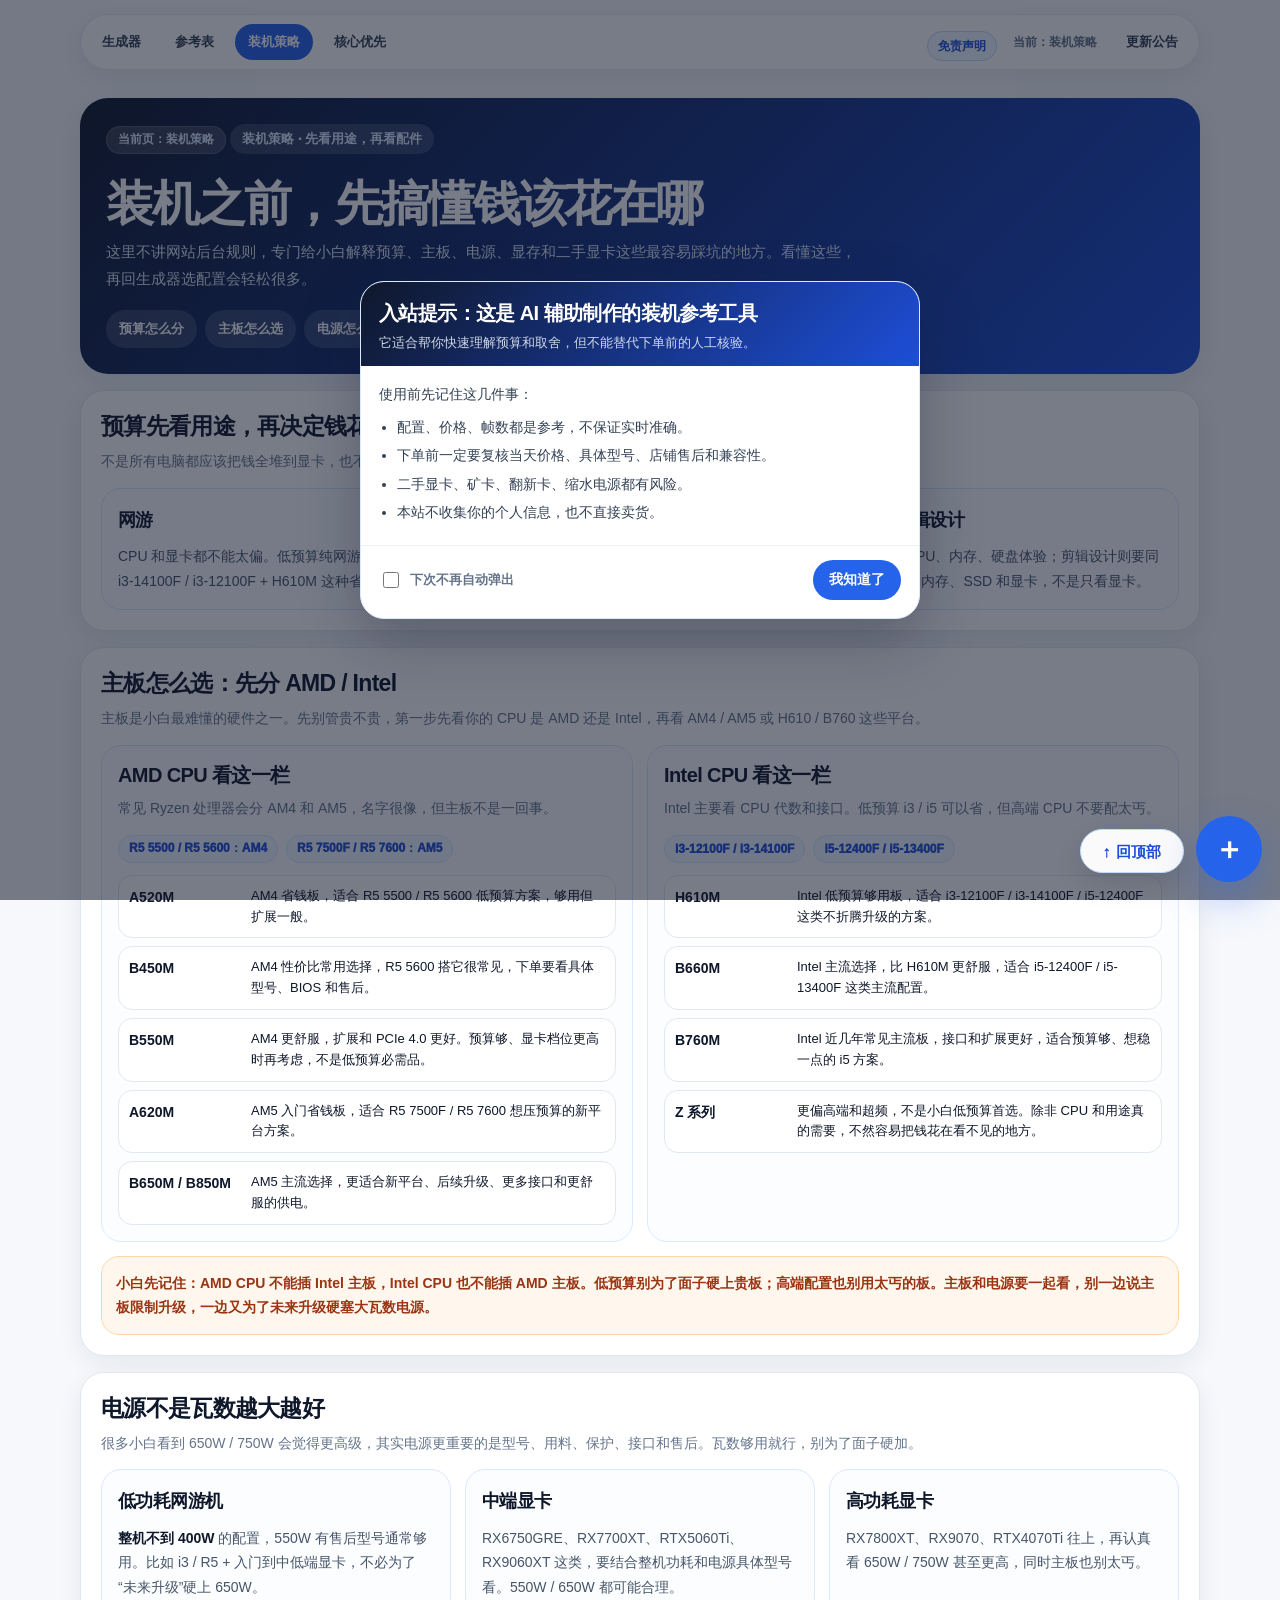
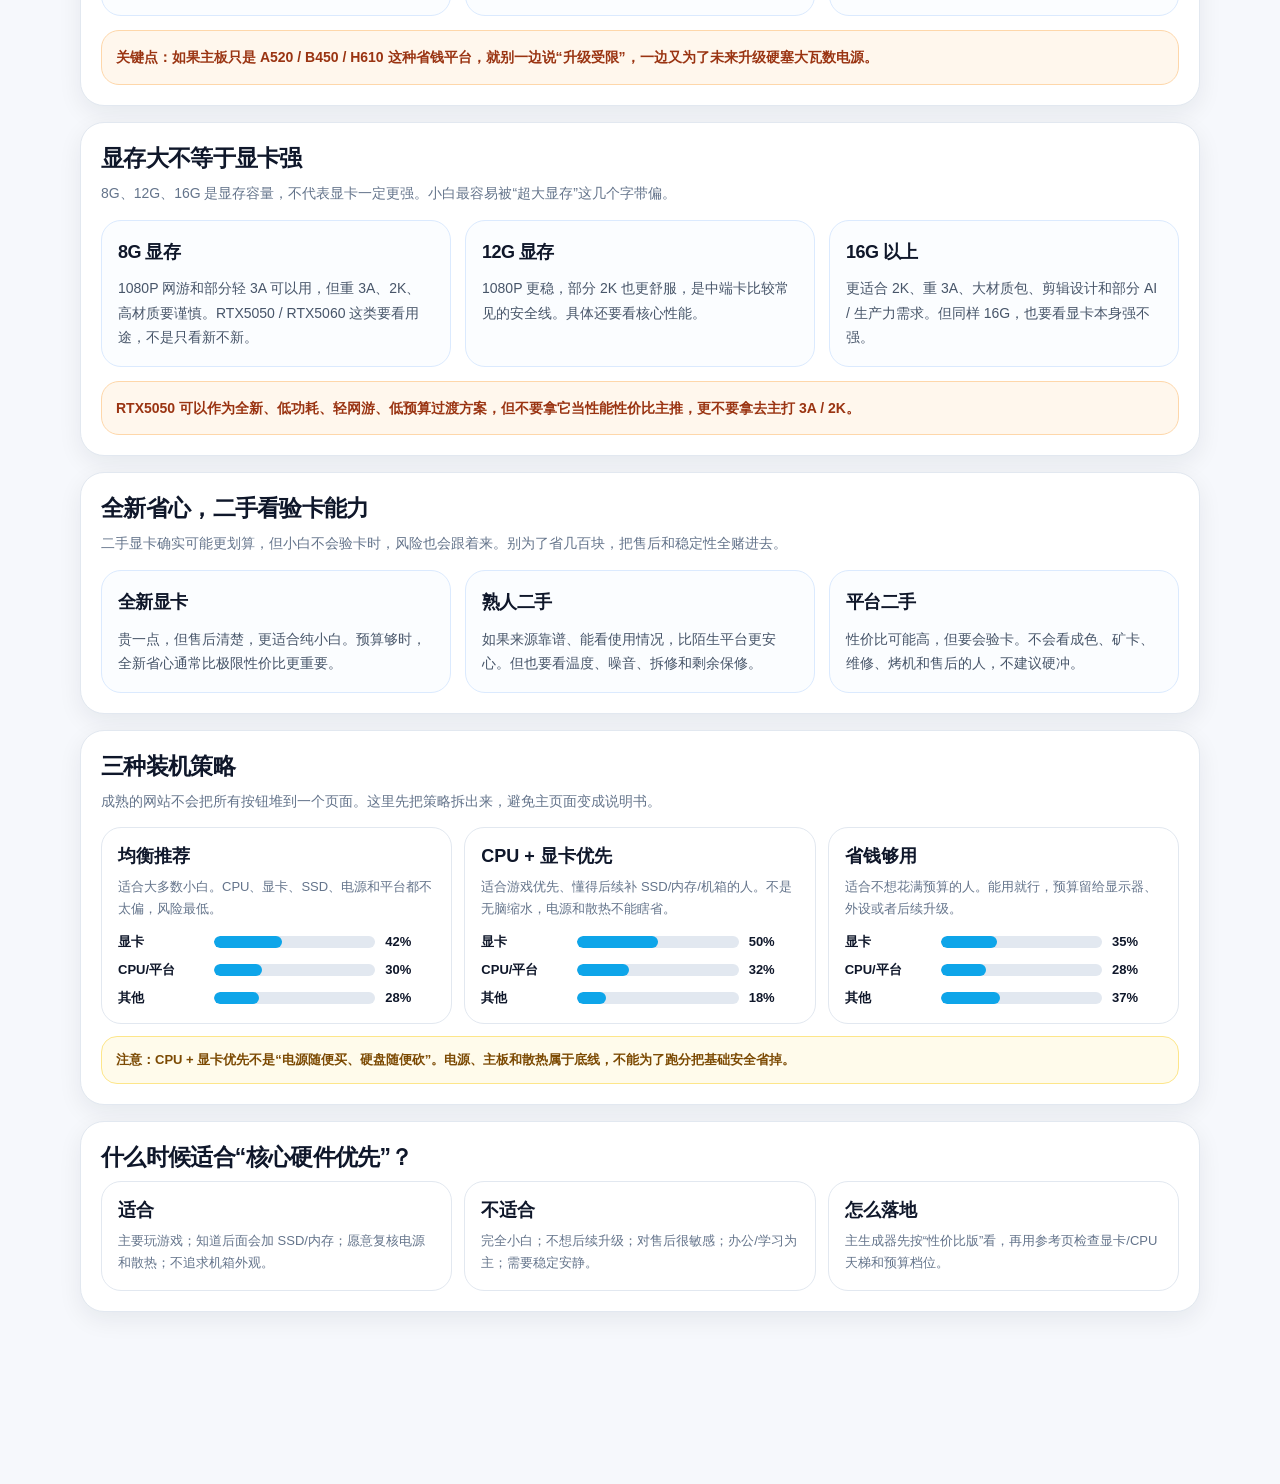
<file: strategy.html>
<!DOCTYPE html>
<html lang="zh-CN">
<head>
  <meta charset="UTF-8" />
  <meta name="viewport" content="width=device-width, initial-scale=1.0" />
  <title>装机策略｜小白电脑配置生成器</title>
  <meta name="description" content="解释均衡装机、核心硬件优先、省钱够用等不同装机策略，避免把所有功能堆在一个页面。" />
  <link rel="icon" href="./icon.svg" type="image/svg+xml" />
  <style>
    :root {
      --bg: #f6f8fc;
      --surface: #ffffff;
      --text: #0f172a;
      --muted: #64748b;
      --line: #e2e8f0;
      --blue: #2563eb;
      --green: #059669;
      --orange: #f97316;
      --red: #dc2626;
      --shadow: 0 8px 24px rgba(15, 23, 42, 0.07);
    }

    * { box-sizing: border-box; }

    html,
    body {
      max-width: 100%;
      overflow-x: hidden;
      overscroll-behavior-x: contain;
    }

    body {
      margin: 0;
      font-family: -apple-system, BlinkMacSystemFont, "Segoe UI", "Microsoft YaHei", sans-serif;
      color: var(--text);
      background: var(--bg);
    }

    .page {
      width: min(100% - 24px, 1120px);
      margin: 0 auto;
      padding: 18px 0 44px;
    }

    .hero {
      border-radius: 28px;
      padding: 26px;
      color: white;
      background: linear-gradient(135deg, #0f172a, #1d4ed8);
      box-shadow: var(--shadow);
      margin-bottom: 16px;
    }

    .eyebrow {
      display: inline-flex;
      min-height: 30px;
      align-items: center;
      padding: 0 12px;
      border-radius: 999px;
      background: rgba(255,255,255,0.14);
      color: #dbeafe;
      font-size: 13px;
      font-weight: 950;
    }

    h1 {
      margin: 14px 0 10px;
      font-size: clamp(30px, 5vw, 48px);
      line-height: 1.08;
      letter-spacing: -0.045em;
    }

    .hero p {
      max-width: 760px;
      margin: 0;
      color: rgba(239,246,255,0.92);
      font-size: 15px;
      line-height: 1.75;
    }

    .top-links {
      display: flex;
      flex-wrap: wrap;
      gap: 8px;
      margin-top: 16px;
    }

    .top-link {
      display: inline-flex;
      min-height: 38px;
      align-items: center;
      justify-content: center;
      padding: 0 13px;
      border-radius: 999px;
      background: rgba(255,255,255,0.14);
      color: #eff6ff;
      text-decoration: none;
      font-size: 13px;
      font-weight: 950;
    }

    .panel {
      background: var(--surface);
      border: 1px solid var(--line);
      border-radius: 24px;
      padding: 20px;
      margin-bottom: 16px;
      box-shadow: var(--shadow);
    }

    .panel h2 {
      margin: 0 0 8px;
      font-size: 23px;
      letter-spacing: -0.03em;
    }

    .panel-desc {
      margin: 0 0 14px;
      color: var(--muted);
      font-size: 14px;
      line-height: 1.7;
    }

    .strategy-grid {
      display: grid;
      grid-template-columns: repeat(3, minmax(0, 1fr));
      gap: 12px;
    }

    .strategy-card {
      border: 1px solid var(--line);
      border-radius: 20px;
      padding: 16px;
      background: #fff;
    }

    .strategy-card h3 {
      margin: 0 0 8px;
      font-size: 18px;
    }

    .strategy-card p {
      margin: 0;
      color: var(--muted);
      font-size: 13px;
      line-height: 1.7;
    }

    .budget-split {
      display: grid;
      gap: 10px;
      margin-top: 12px;
    }

    .split-row {
      display: grid;
      grid-template-columns: 86px minmax(0, 1fr) 50px;
      gap: 10px;
      align-items: center;
      font-size: 13px;
      font-weight: 850;
    }

    .bar {
      height: 12px;
      border-radius: 999px;
      background: #e2e8f0;
      overflow: hidden;
    }

    .bar span {
      display: block;
      height: 100%;
      border-radius: 999px;
      background: #0ea5e9;
    }

    .warning {
      margin-top: 12px;
      border: 1px solid #fde68a;
      border-radius: 16px;
      padding: 12px 14px;
      background: #fffbeb;
      color: #7c4a03;
      font-size: 13px;
      line-height: 1.7;
      font-weight: 800;
    }

    .floating-nav {
      position: fixed;
      right: 18px;
      bottom: 18px;
      z-index: 30;
      display: grid;
      gap: 8px;
      width: 132px;
    }

    .floating-nav a,
    .floating-nav button {
      display: inline-flex;
      align-items: center;
      justify-content: center;
      min-height: 42px;
      border: 0;
      border-radius: 999px;
      padding: 0 12px;
      background: #0f172a;
      color: #fff;
      text-decoration: none;
      font: inherit;
      font-size: 13px;
      font-weight: 950;
      box-shadow: 0 10px 24px rgba(15, 23, 42, 0.16);
      cursor: pointer;
    }

    .floating-nav .secondary-float {
      background: #ffffff;
      color: #1d4ed8;
      border: 1px solid #bfdbfe;
    }

    @media (max-width: 900px) {
      .strategy-grid {
        grid-template-columns: 1fr;
      }
    }

    @media (max-width: 760px) {
      body { padding-bottom: 76px; }
      .page { width: min(100% - 18px, 1120px); }
      .hero, .panel { border-radius: 22px; padding: 18px; }
      .top-links { display: grid; grid-template-columns: 1fr; }
      .split-row { grid-template-columns: 76px minmax(0, 1fr) 44px; }

      .floating-nav {
        left: 10px;
        right: 10px;
        bottom: 10px;
        width: auto;
        grid-template-columns: 1fr 1fr;
        gap: 8px;
        padding: 8px;
        border: 1px solid rgba(226, 232, 240, 0.92);
        border-radius: 22px;
        background: rgba(255, 255, 255, 0.96);
        box-shadow: 0 12px 28px rgba(15, 23, 42, 0.14);
      }

      .floating-nav a,
      .floating-nav button {
        min-height: 44px;
        box-shadow: none;
      }
    }
  
    .site-nav {
      width: min(100% - 24px, 1120px);
      margin: 14px auto 10px;
      display: flex;
      align-items: center;
      gap: 8px;
      padding: 8px;
      border: 1px solid rgba(226, 232, 240, 0.92);
      border-radius: 999px;
      background: rgba(255,255,255,0.94);
      box-shadow: 0 8px 22px rgba(15, 23, 42, 0.06);
    }

    .site-nav a {
      display: inline-flex;
      align-items: center;
      justify-content: center;
      min-height: 36px;
      padding: 0 13px;
      border-radius: 999px;
      color: #334155;
      text-decoration: none;
      font-size: 13px;
      font-weight: 950;
      white-space: nowrap;
    }

    .site-nav a.active {
      background: #2563eb;
      color: #fff;
    }

    .site-nav .nav-spacer {
      flex: 1;
    }

    .site-nav .nav-current {
      color: #64748b;
      font-size: 12px;
      font-weight: 900;
      padding: 0 8px;
      white-space: nowrap;
    }

    .page-location {
      display: inline-flex;
      align-items: center;
      min-height: 28px;
      padding: 0 11px;
      border-radius: 999px;
      background: rgba(255,255,255,0.16);
      color: #dbeafe;
      font-size: 12px;
      font-weight: 950;
      border: 1px solid rgba(255,255,255,0.14);
      margin-bottom: 10px;
    }

    @media (max-width: 760px) {
      .site-nav {
        width: min(100% - 18px, 1120px);
        margin: 10px auto 8px;
        border-radius: 20px;
        display: grid;
        grid-template-columns: 1fr 1fr;
        gap: 7px;
      }

      .site-nav a {
        width: 100%;
        min-height: 38px;
        padding: 0 8px;
      }

      .site-nav .nav-spacer,
      .site-nav .nav-current {
        display: none;
      }
    }

  
    .disclaimer-mask {
      position: fixed;
      inset: 0;
      z-index: 80;
      display: none;
      align-items: center;
      justify-content: center;
      padding: 18px;
      background: rgba(15, 23, 42, 0.56);
    }

    .disclaimer-mask.show {
      display: flex;
    }

    .disclaimer-box {
      width: min(100%, 560px);
      border-radius: 24px;
      border: 1px solid #dbeafe;
      background: #ffffff;
      box-shadow: 0 22px 60px rgba(15, 23, 42, 0.28);
      overflow: hidden;
    }

    .disclaimer-head {
      padding: 18px 18px 12px;
      background: linear-gradient(135deg, #0f172a, #1d4ed8);
      color: #fff;
    }

    .disclaimer-head strong {
      display: block;
      font-size: 20px;
      letter-spacing: -0.03em;
    }

    .disclaimer-head span {
      display: block;
      margin-top: 6px;
      color: rgba(239, 246, 255, 0.86);
      font-size: 13px;
      line-height: 1.6;
    }

    .disclaimer-body {
      padding: 16px 18px;
      color: #334155;
      font-size: 14px;
      line-height: 1.75;
    }

    .disclaimer-body ul {
      margin: 8px 0 0;
      padding-left: 18px;
    }

    .disclaimer-body li {
      margin: 4px 0;
    }

    .disclaimer-actions {
      display: grid;
      grid-template-columns: 1fr auto;
      gap: 10px;
      align-items: center;
      padding: 14px 18px 18px;
      border-top: 1px solid #eef2f7;
    }

    .disclaimer-actions label {
      display: inline-flex;
      gap: 8px;
      align-items: center;
      color: #64748b;
      font-size: 13px;
      font-weight: 800;
    }

    .disclaimer-actions input {
      width: 16px;
      height: 16px;
      min-height: 0;
      padding: 0;
      box-shadow: none;
    }

    .disclaimer-actions button {
      min-height: 40px;
      border: 0;
      border-radius: 999px;
      padding: 0 16px;
      background: #2563eb;
      color: #fff;
      font: inherit;
      font-size: 14px;
      font-weight: 950;
      cursor: pointer;
    }

    .ai-disclaimer-link {
      display: inline-flex;
      align-items: center;
      min-height: 30px;
      margin: 8px 0 0;
      padding: 0 10px;
      border-radius: 999px;
      border: 1px solid #bfdbfe;
      background: #eff6ff;
      color: #1d4ed8;
      font-size: 12px;
      font-weight: 950;
      cursor: pointer;
    }

    @media (max-width: 760px) {
      .disclaimer-box {
        border-radius: 20px;
      }

      .disclaimer-actions {
        grid-template-columns: 1fr;
      }

      .disclaimer-actions button {
        width: 100%;
      }
    }

  
    /* v2.10.1 全站悬浮快捷球 + 夜间模式 + 截图退出 */
    :root {
      --fab-bg: #2563eb;
      --fab-text: #ffffff;
      --fab-panel-bg: rgba(255,255,255,.92);
      --fab-panel-border: rgba(226,232,240,.9);
      --fab-shadow: 0 18px 45px rgba(15,23,42,.18);
    }

    body.dark-mode {
      background: #0b1220 !important;
      color: #e5edf8 !important;
    }

    body.dark-mode .panel,
    body.dark-mode .hero,
    body.dark-mode .build,
    body.dark-mode .card,
    body.dark-mode .site-nav,
    body.dark-mode .decision-card,
    body.dark-mode .notice,
    body.dark-mode .combo-card,
    body.dark-mode .page-card,
    body.dark-mode section,
    body.dark-mode .visual-collapse,
    body.dark-mode .reference-card {
      background-color: #111827 !important;
      color: #e5edf8 !important;
      border-color: #263449 !important;
    }

    body.dark-mode .hero,
    body.dark-mode .hero-card,
    body.dark-mode .blue-hero {
      background: linear-gradient(135deg, #111827, #1e3a8a) !important;
      color: #fff !important;
    }

    body.dark-mode p,
    body.dark-mode .muted,
    body.dark-mode .panel-desc,
    body.dark-mode .desc,
    body.dark-mode .sub,
    body.dark-mode .tiny,
    body.dark-mode .note,
    body.dark-mode .part-name {
      color: #aebbd0 !important;
    }

    body.dark-mode input,
    body.dark-mode select,
    body.dark-mode textarea {
      background: #0f172a !important;
      color: #e5edf8 !important;
      border-color: #334155 !important;
    }

    body.dark-mode table,
    body.dark-mode th,
    body.dark-mode td,
    body.dark-mode .parts li,
    body.dark-mode .part-row {
      border-color: #263449 !important;
      color: #e5edf8 !important;
    }

    body.dark-mode th {
      background: #182235 !important;
    }

    body.dark-mode .site-nav a:not(.active) {
      color: #cbd5e1 !important;
    }

    body.dark-mode .pill,
    body.dark-mode .tag,
    body.dark-mode .chip,
    body.dark-mode .badge {
      background: #172554 !important;
      color: #dbeafe !important;
      border-color: #1d4ed8 !important;
    }

    .global-fab-root {
      position: fixed;
      right: max(16px, env(safe-area-inset-right));
      bottom: max(18px, env(safe-area-inset-bottom));
      z-index: 9999;
      pointer-events: none;
      font-family: inherit;
    }

    .global-fab-root * { box-sizing: border-box; }

    .global-fab-menu {
      position: absolute;
      right: 0;
      bottom: 74px;
      display: grid;
      gap: 10px;
      width: min(270px, calc(100vw - 32px));
      padding: 14px;
      border-radius: 28px;
      background: var(--fab-panel-bg);
      border: 1px solid var(--fab-panel-border);
      box-shadow: var(--fab-shadow);
      backdrop-filter: blur(18px);
      -webkit-backdrop-filter: blur(18px);
      transform: translateY(14px) scale(.94);
      opacity: 0;
      pointer-events: none;
      transition: transform .24s cubic-bezier(.2,.8,.2,1), opacity .2s ease;
    }

    .global-fab-root.open .global-fab-menu {
      transform: translateY(0) scale(1);
      opacity: 1;
      pointer-events: auto;
    }

    .global-fab-action,
    .global-top-action,
    .global-fab-main,
    .share-exit-pill {
      border: 0;
      cursor: pointer;
      font: inherit;
      font-weight: 950;
      pointer-events: auto;
      -webkit-tap-highlight-color: transparent;
    }

    .global-fab-action {
      display: flex;
      align-items: center;
      gap: 12px;
      min-height: 54px;
      padding: 0 14px;
      border-radius: 18px;
      color: #0f172a;
      background: #f8fafc;
      text-decoration: none;
      transition: transform .18s ease, background .18s ease, box-shadow .18s ease;
      box-shadow: 0 8px 18px rgba(15,23,42,.05);
    }

    .global-fab-action:hover,
    .global-fab-action:active {
      transform: translateY(-1px);
      background: #eff6ff;
    }

    .global-fab-action .ico {
      width: 34px;
      height: 34px;
      display: inline-flex;
      align-items: center;
      justify-content: center;
      border-radius: 14px;
      background: #eaf2ff;
      font-size: 18px;
      flex: 0 0 auto;
    }

    .global-fab-main {
      width: 66px;
      height: 66px;
      border-radius: 999px;
      display: inline-flex;
      align-items: center;
      justify-content: center;
      background: var(--fab-bg);
      color: var(--fab-text);
      box-shadow: 0 18px 38px rgba(37,99,235,.34);
      font-size: 30px;
      transition: transform .22s cubic-bezier(.2,.8,.2,1), box-shadow .2s ease;
    }

    .global-fab-root.open .global-fab-main {
      transform: rotate(45deg);
      box-shadow: 0 16px 30px rgba(37,99,235,.24);
    }

    .global-top-action {
      position: absolute;
      right: 0;
      bottom: 78px;
      min-height: 44px;
      padding: 0 18px;
      border-radius: 999px;
      background: rgba(255,255,255,.96);
      color: #1d4ed8;
      border: 1px solid #bfdbfe;
      box-shadow: 0 12px 28px rgba(15,23,42,.12);
      opacity: 1;
      transform: translateY(0);
      transition: opacity .18s ease, transform .18s ease;
      white-space: nowrap;
    }

    .global-fab-root.open .global-top-action {
      opacity: 0;
      pointer-events: none;
      transform: translateY(8px);
    }

    .share-exit-pill {
      position: fixed;
      left: 50%;
      bottom: max(18px, env(safe-area-inset-bottom));
      transform: translateX(-50%) translateY(18px);
      z-index: 10001;
      display: inline-flex;
      align-items: center;
      gap: 10px;
      min-height: 46px;
      padding: 0 18px;
      border-radius: 999px;
      background: #0f172a;
      color: #fff;
      box-shadow: 0 16px 38px rgba(15,23,42,.28);
      opacity: 0;
      pointer-events: none;
      transition: opacity .2s ease, transform .2s ease;
    }

    body.share-mode .share-exit-pill {
      opacity: 1;
      transform: translateX(-50%) translateY(0);
      pointer-events: auto;
    }

    body.share-mode .global-fab-root {
      display: none !important;
    }

    body.dark-mode .global-fab-menu {
      background: rgba(15,23,42,.94);
      border-color: #334155;
    }

    body.dark-mode .global-fab-action {
      background: #111827;
      color: #e5edf8;
      box-shadow: 0 8px 18px rgba(0,0,0,.2);
    }

    body.dark-mode .global-fab-action:hover,
    body.dark-mode .global-fab-action:active {
      background: #172554;
    }

    body.dark-mode .global-fab-action .ico {
      background: #1e293b;
    }

    body.dark-mode .global-top-action {
      background: #0f172a;
      color: #bfdbfe;
      border-color: #334155;
    }

    body.dark-mode .share-exit-pill {
      background: #2563eb;
      color: #fff;
    }

    @media (max-width: 760px) {
      .global-fab-root {
        right: max(14px, env(safe-area-inset-right));
        bottom: max(16px, env(safe-area-inset-bottom));
      }

      .global-fab-main {
        width: 62px;
        height: 62px;
        font-size: 28px;
      }

      .global-fab-menu {
        bottom: 72px;
      }
    }

  
    .fab-root:not(.global-fab-root), .quick-fab, .floating-actions { display: none !important; }

  
    /* v2.10.2 回顶部按钮点击后纯蓝/失字修复 */
    .global-fab-root .global-top-action {
      display: inline-flex !important;
      align-items: center !important;
      justify-content: center !important;
      gap: 6px !important;
      min-width: 104px !important;
      min-height: 44px !important;
      padding: 0 18px !important;
      border-radius: 999px !important;
      background: rgba(255,255,255,.96) !important;
      color: #1d4ed8 !important;
      border: 1px solid #bfdbfe !important;
      box-shadow: 0 12px 28px rgba(15,23,42,.12) !important;
      opacity: 1 !important;
      white-space: nowrap !important;
      text-indent: 0 !important;
      line-height: 1 !important;
      font-size: 15px !important;
      font-weight: 950 !important;
      appearance: none !important;
      -webkit-appearance: none !important;
      background-image: none !important;
    }

    .global-fab-root .global-top-action::before {
      content: "↑";
      display: inline-block;
      font-weight: 950;
      color: currentColor;
    }

    .global-fab-root .global-top-action::after {
      content: "回顶部";
      display: inline-block;
      color: currentColor;
    }

    .global-fab-root .global-top-action:focus,
    .global-fab-root .global-top-action:active,
    .global-fab-root .global-top-action:hover {
      background: rgba(239,246,255,.98) !important;
      color: #1d4ed8 !important;
      border-color: #93c5fd !important;
      outline: none !important;
      transform: translateY(-1px);
    }

    .global-fab-root.open .global-top-action {
      opacity: 0 !important;
      pointer-events: none !important;
      transform: translateY(8px) !important;
    }

    body.dark-mode .global-fab-root .global-top-action {
      background: rgba(15,23,42,.96) !important;
      color: #bfdbfe !important;
      border-color: #334155 !important;
    }

    body.dark-mode .global-fab-root .global-top-action:focus,
    body.dark-mode .global-fab-root .global-top-action:active,
    body.dark-mode .global-fab-root .global-top-action:hover {
      background: #172554 !important;
      color: #dbeafe !important;
      border-color: #3b82f6 !important;
    }

  
    /* v2.10.3 快捷小球重叠修复：清掉旧底部按钮，只保留全局小球 */
    .bottom-actions,
    .sticky-actions,
    .page-actions,
    .quick-actions,
    .mobile-actions,
    .floating-actions,
    .footer-actions,
    .fixed-actions,
    .strategy-actions,
    .hero-actions,
    .cta-actions,
    .safe-bottom-actions,
    .bottom-nav-actions,
    .screenshot-actions,
    .share-actions,
    .legacy-actions,
    .old-floating-actions,
    .fab-root:not(.global-fab-root),
    .quick-fab:not(.global-fab-root),
    .floating-fab:not(.global-fab-root) {
      display: none !important;
      pointer-events: none !important;
    }

    body {
      padding-bottom: max(112px, env(safe-area-inset-bottom)) !important;
    }

    .global-fab-root {
      right: max(18px, env(safe-area-inset-right)) !important;
      bottom: max(18px, env(safe-area-inset-bottom)) !important;
    }

    .global-fab-root .global-fab-main {
      position: relative !important;
      z-index: 2 !important;
    }

    .global-fab-root .global-top-action {
      position: absolute !important;
      right: 78px !important;
      bottom: 9px !important;
      min-width: 104px !important;
      min-height: 44px !important;
      z-index: 1 !important;
    }

    .global-fab-root .global-fab-menu {
      right: 0 !important;
      bottom: 76px !important;
      z-index: 3 !important;
    }

    .global-fab-root.open .global-top-action {
      opacity: 0 !important;
      pointer-events: none !important;
      transform: translateX(8px) !important;
    }

    @media (max-width: 760px) {
      .global-fab-root {
        right: max(16px, env(safe-area-inset-right)) !important;
        bottom: max(16px, env(safe-area-inset-bottom)) !important;
      }

      .global-fab-root .global-top-action {
        right: 74px !important;
        bottom: 9px !important;
      }

      .global-fab-root .global-fab-menu {
        bottom: 74px !important;
      }
    }

    body.share-mode .global-fab-root {
      display: none !important;
    }

  
    /* v2.10.4 旧底部按钮已物理删除，只保留全站统一快捷小球 */
    body {
      padding-bottom: max(112px, env(safe-area-inset-bottom)) !important;
    }

    .global-fab-root {
      right: max(18px, env(safe-area-inset-right)) !important;
      bottom: max(18px, env(safe-area-inset-bottom)) !important;
    }

    .global-fab-root .global-fab-main {
      position: relative !important;
      z-index: 2 !important;
    }

    .global-fab-root .global-top-action {
      position: absolute !important;
      right: 78px !important;
      bottom: 9px !important;
      z-index: 1 !important;
    }

    .global-fab-root .global-fab-menu {
      right: 0 !important;
      bottom: 76px !important;
      z-index: 3 !important;
    }

    .global-fab-root.open .global-top-action {
      opacity: 0 !important;
      pointer-events: none !important;
      transform: translateX(8px) !important;
    }

    @media (max-width: 760px) {
      .global-fab-root {
        right: max(16px, env(safe-area-inset-right)) !important;
        bottom: max(16px, env(safe-area-inset-bottom)) !important;
      }

      .global-fab-root .global-top-action {
        right: 74px !important;
        bottom: 9px !important;
      }

      .global-fab-root .global-fab-menu {
        bottom: 74px !important;
      }
    }

  
    .mb-guide-grid{display:grid;grid-template-columns:repeat(2,minmax(0,1fr));gap:14px;margin-top:14px}
    .mb-column{border:1px solid #dbeafe;border-radius:20px;padding:16px;background:#fbfdff}
    .mb-column h3{margin:0 0 8px;font-size:20px;letter-spacing:-.03em}
    .mb-chip-row{display:flex;flex-wrap:wrap;gap:8px;margin:10px 0 12px}
    .mb-chip{display:inline-flex;align-items:center;min-height:28px;padding:0 10px;border-radius:999px;background:#eff6ff;color:#1d4ed8;font-size:12px;font-weight:950;border:1px solid #dbeafe}
    .mb-mini-table{display:grid;gap:8px}
    .mb-row{display:grid;grid-template-columns:112px minmax(0,1fr);gap:10px;padding:10px;border-radius:14px;border:1px solid #e2e8f0;background:#fff;line-height:1.6;font-size:13px}
    .mb-row strong{color:#0f172a;font-size:14px}
    .mb-note-box{margin-top:14px;padding:14px;border-radius:18px;background:#fff7ed;border:1px solid #fed7aa;color:#9a3412;line-height:1.75;font-size:14px;font-weight:850}
    body.dark-mode .mb-column{background:#111827!important;border-color:#263449!important}
    body.dark-mode .mb-row{background:#0f172a!important;border-color:#263449!important}
    body.dark-mode .mb-row strong{color:#e5edf8!important}
    body.dark-mode .mb-chip{background:#172554!important;color:#dbeafe!important;border-color:#1d4ed8!important}
    body.dark-mode .mb-note-box{background:#2a1b0b!important;border-color:#92400e!important;color:#fed7aa!important}
    @media(max-width:820px){.mb-guide-grid{grid-template-columns:1fr}.mb-row{grid-template-columns:92px minmax(0,1fr)}}

  
    .simple-guide-grid {
      display: grid;
      grid-template-columns: repeat(3, minmax(0, 1fr));
      gap: 14px;
      margin-top: 14px;
    }

    .simple-guide-card {
      border: 1px solid #dbeafe;
      border-radius: 20px;
      padding: 16px;
      background: #fbfdff;
      line-height: 1.75;
    }

    .simple-guide-card h3 {
      margin: 0 0 8px;
      font-size: 18px;
      letter-spacing: -0.03em;
    }

    .simple-guide-card p {
      margin: 0;
      color: #475569;
      font-size: 14px;
    }

    .simple-guide-card strong {
      color: #0f172a;
    }

    .guide-warn {
      margin-top: 14px;
      padding: 14px;
      border-radius: 18px;
      background: #fff7ed;
      border: 1px solid #fed7aa;
      color: #9a3412;
      line-height: 1.75;
      font-size: 14px;
      font-weight: 850;
    }

    body.dark-mode .simple-guide-card {
      background: #111827 !important;
      border-color: #263449 !important;
    }

    body.dark-mode .simple-guide-card h3,
    body.dark-mode .simple-guide-card strong {
      color: #e5edf8 !important;
    }

    body.dark-mode .simple-guide-card p {
      color: #aebbd0 !important;
    }

    body.dark-mode .guide-warn {
      background: #2a1b0b !important;
      border-color: #92400e !important;
      color: #fed7aa !important;
    }

    @media (max-width: 900px) {
      .simple-guide-grid {
        grid-template-columns: 1fr;
      }
    }

  
    /* v2.10.7 装机策略页布局修复：所有知识板块收回 main.page 内 */
    .page > .panel,
    .page > .hero {
      width: 100%;
    }

    .hero .top-links {
      margin-top: 18px;
    }

    .hero .top-link {
      background: rgba(255,255,255,.14);
      border-color: rgba(255,255,255,.18);
      color: #fff;
    }

    .hero .top-link:hover {
      background: rgba(255,255,255,.22);
    }

    #budget-priority-guide,
    #motherboard-guide,
    #power-guide,
    #gpu-vram-guide,
    #used-gpu-guide {
      scroll-margin-top: 16px;
    }

    @media (max-width: 760px) {
      .page {
        width: min(100% - 20px, 1120px);
        padding-top: 12px;
      }

      .hero {
        padding: 22px;
        border-radius: 24px;
      }

      .hero h1 {
        font-size: 34px;
      }

      .hero .top-links {
        display: grid;
        grid-template-columns: 1fr 1fr;
      }

      .hero .top-link {
        width: 100%;
        min-height: 38px;
        justify-content: center;
      }

      .panel {
        border-radius: 22px;
        padding: 16px;
      }
    }

  
    /* v2.11.0 收纳/抽屉关闭态修复：关闭后内容不能被点到 */
    .visual-collapse:not(.open) .visual-collapse-body,
    .drawer:not(.open) .drawer-body,
    .collapse:not(.open) .collapse-body,
    .accordion:not(.open) .accordion-body,
    .details-panel:not(.open) .details-body {
      max-height: 0 !important;
      height: 0 !important;
      overflow: hidden !important;
      opacity: 0 !important;
      pointer-events: none !important;
      visibility: hidden !important;
    }

    .visual-collapse:not(.open) .visual-collapse-body *,
    .drawer:not(.open) .drawer-body *,
    .collapse:not(.open) .collapse-body *,
    .accordion:not(.open) .accordion-body *,
    .details-panel:not(.open) .details-body * {
      pointer-events: none !important;
      user-select: none !important;
      -webkit-user-select: none !important;
    }

    .visual-collapse.open .visual-collapse-body,
    .drawer.open .drawer-body,
    .collapse.open .collapse-body,
    .accordion.open .accordion-body,
    .details-panel.open .details-body {
      pointer-events: auto !important;
      visibility: visible !important;
    }

    .global-fab-root:not(.open) .global-fab-menu,
    .global-fab-root:not(.open) .global-fab-menu * {
      pointer-events: none !important;
      visibility: hidden !important;
    }

    .global-fab-root.open .global-fab-menu,
    .global-fab-root.open .global-fab-menu * {
      visibility: visible !important;
    }

  </style>
</head>
<body>
  <nav class="site-nav" aria-label="页面导航">
    <a class="" href="./index.html">生成器</a>
    <a class="" href="./reference.html">参考表</a>
    <a class="active" href="./strategy.html">装机策略</a>
    <a class="" href="./core-first.html">核心优先</a>
    <span class="nav-spacer"></span>
    <button class="ai-disclaimer-link" type="button" onclick="showDisclaimer(true)">免责声明</button>
    <span class="nav-current">当前：装机策略</span>
        <a href="./updates.html">更新公告</a>
    </nav>
<main class="page">
    <section class="hero">
      <div class="page-location">当前页：装机策略</div>
      <div class="eyebrow">装机策略 · 先看用途，再看配件</div>
      <h1>装机之前，先搞懂钱该花在哪</h1>
      <p>这里不讲网站后台规则，专门给小白解释预算、主板、电源、显存和二手显卡这些最容易踩坑的地方。看懂这些，再回生成器选配置会轻松很多。</p>
      <div class="top-links">
        <a class="top-link" href="#budget-priority-guide">预算怎么分</a>
        <a class="top-link" href="#motherboard-guide">主板怎么选</a>
        <a class="top-link" href="#power-guide">电源怎么看</a>
        <a class="top-link" href="#gpu-vram-guide">显存怎么看</a>
        <a class="top-link" href="#core-first">三种策略</a>
      </div>
    </section>

<section class="panel" id="budget-priority-guide">
      <h2>预算先看用途，再决定钱花哪</h2>
      <p class="panel-desc">不是所有电脑都应该把钱全堆到显卡，也不是所有电脑都该上贵 CPU。用途不同，预算重点也不同。</p>
      <div class="simple-guide-grid">
        <div class="simple-guide-card">
          <h3>网游</h3>
          <p>CPU 和显卡都不能太偏。低预算纯网游，可以考虑 i3-14100F / i3-12100F + H610M 这种省钱路线。</p>
        </div>
        <div class="simple-guide-card">
          <h3>3A 游戏</h3>
          <p>显卡优先级更高，但也不能让 CPU、内存和硬盘太拖后腿。画质和分辨率越高，显卡越重要。</p>
        </div>
        <div class="simple-guide-card">
          <h3>办公 / 剪辑设计</h3>
          <p>办公更看 CPU、内存、硬盘体验；剪辑设计则要同时看 CPU、内存、SSD 和显卡，不是只看显卡。</p>
        </div>
      </div>
    </section>

<section class="panel" id="motherboard-guide">
      <h2>主板怎么选：先分 AMD / Intel</h2>
      <p class="panel-desc">主板是小白最难懂的硬件之一。先别管贵不贵，第一步先看你的 CPU 是 AMD 还是 Intel，再看 AM4 / AM5 或 H610 / B760 这些平台。</p>

      <div class="mb-guide-grid">
        <div class="mb-column">
          <h3>AMD CPU 看这一栏</h3>
          <p class="panel-desc">常见 Ryzen 处理器会分 AM4 和 AM5，名字很像，但主板不是一回事。</p>
          <div class="mb-chip-row">
            <span class="mb-chip">R5 5500 / R5 5600：AM4</span>
            <span class="mb-chip">R5 7500F / R5 7600：AM5</span>
          </div>
          <div class="mb-mini-table">
            <div class="mb-row"><strong>A520M</strong><span>AM4 省钱板，适合 R5 5500 / R5 5600 低预算方案，够用但扩展一般。</span></div>
            <div class="mb-row"><strong>B450M</strong><span>AM4 性价比常用选择，R5 5600 搭它很常见，下单要看具体型号、BIOS 和售后。</span></div>
            <div class="mb-row"><strong>B550M</strong><span>AM4 更舒服，扩展和 PCIe 4.0 更好。预算够、显卡档位更高时再考虑，不是低预算必需品。</span></div>
            <div class="mb-row"><strong>A620M</strong><span>AM5 入门省钱板，适合 R5 7500F / R5 7600 想压预算的新平台方案。</span></div>
            <div class="mb-row"><strong>B650M / B850M</strong><span>AM5 主流选择，更适合新平台、后续升级、更多接口和更舒服的供电。</span></div>
          </div>
        </div>

        <div class="mb-column">
          <h3>Intel CPU 看这一栏</h3>
          <p class="panel-desc">Intel 主要看 CPU 代数和接口。低预算 i3 / i5 可以省，但高端 CPU 不要配太丐。</p>
          <div class="mb-chip-row">
            <span class="mb-chip">i3-12100F / i3-14100F</span>
            <span class="mb-chip">i5-12400F / i5-13400F</span>
          </div>
          <div class="mb-mini-table">
            <div class="mb-row"><strong>H610M</strong><span>Intel 低预算够用板，适合 i3-12100F / i3-14100F / i5-12400F 这类不折腾升级的方案。</span></div>
            <div class="mb-row"><strong>B660M</strong><span>Intel 主流选择，比 H610M 更舒服，适合 i5-12400F / i5-13400F 这类主流配置。</span></div>
            <div class="mb-row"><strong>B760M</strong><span>Intel 近几年常见主流板，接口和扩展更好，适合预算够、想稳一点的 i5 方案。</span></div>
            <div class="mb-row"><strong>Z 系列</strong><span>更偏高端和超频，不是小白低预算首选。除非 CPU 和用途真的需要，不然容易把钱花在看不见的地方。</span></div>
          </div>
        </div>
      </div>

      <div class="mb-note-box">
        小白先记住：AMD CPU 不能插 Intel 主板，Intel CPU 也不能插 AMD 主板。低预算别为了面子硬上贵板；高端配置也别用太丐的板。主板和电源要一起看，别一边说主板限制升级，一边又为了未来升级硬塞大瓦数电源。
      </div>
    </section>

<section class="panel" id="power-guide">
      <h2>电源不是瓦数越大越好</h2>
      <p class="panel-desc">很多小白看到 650W / 750W 会觉得更高级，其实电源更重要的是型号、用料、保护、接口和售后。瓦数够用就行，别为了面子硬加。</p>
      <div class="simple-guide-grid">
        <div class="simple-guide-card">
          <h3>低功耗网游机</h3>
          <p><strong>整机不到 400W</strong> 的配置，550W 有售后型号通常够用。比如 i3 / R5 + 入门到中低端显卡，不必为了“未来升级”硬上 650W。</p>
        </div>
        <div class="simple-guide-card">
          <h3>中端显卡</h3>
          <p>RX6750GRE、RX7700XT、RTX5060Ti、RX9060XT 这类，要结合整机功耗和电源具体型号看。550W / 650W 都可能合理。</p>
        </div>
        <div class="simple-guide-card">
          <h3>高功耗显卡</h3>
          <p>RX7800XT、RX9070、RTX4070Ti 往上，再认真看 650W / 750W 甚至更高，同时主板也别太丐。</p>
        </div>
      </div>
      <div class="guide-warn">关键点：如果主板只是 A520 / B450 / H610 这种省钱平台，就别一边说“升级受限”，一边又为了未来升级硬塞大瓦数电源。</div>
    </section>

<section class="panel" id="gpu-vram-guide">
      <h2>显存大不等于显卡强</h2>
      <p class="panel-desc">8G、12G、16G 是显存容量，不代表显卡一定更强。小白最容易被“超大显存”这几个字带偏。</p>
      <div class="simple-guide-grid">
        <div class="simple-guide-card">
          <h3>8G 显存</h3>
          <p>1080P 网游和部分轻 3A 可以用，但重 3A、2K、高材质要谨慎。RTX5050 / RTX5060 这类要看用途，不是只看新不新。</p>
        </div>
        <div class="simple-guide-card">
          <h3>12G 显存</h3>
          <p>1080P 更稳，部分 2K 也更舒服，是中端卡比较常见的安全线。具体还要看核心性能。</p>
        </div>
        <div class="simple-guide-card">
          <h3>16G 以上</h3>
          <p>更适合 2K、重 3A、大材质包、剪辑设计和部分 AI / 生产力需求。但同样 16G，也要看显卡本身强不强。</p>
        </div>
      </div>
      <div class="guide-warn">RTX5050 可以作为全新、低功耗、轻网游、低预算过渡方案，但不要拿它当性能性价比主推，更不要拿去主打 3A / 2K。</div>
    </section>

<section class="panel" id="used-gpu-guide">
      <h2>全新省心，二手看验卡能力</h2>
      <p class="panel-desc">二手显卡确实可能更划算，但小白不会验卡时，风险也会跟着来。别为了省几百块，把售后和稳定性全赌进去。</p>
      <div class="simple-guide-grid">
        <div class="simple-guide-card">
          <h3>全新显卡</h3>
          <p>贵一点，但售后清楚，更适合纯小白。预算够时，全新省心通常比极限性价比更重要。</p>
        </div>
        <div class="simple-guide-card">
          <h3>熟人二手</h3>
          <p>如果来源靠谱、能看使用情况，比陌生平台更安心。但也要看温度、噪音、拆修和剩余保修。</p>
        </div>
        <div class="simple-guide-card">
          <h3>平台二手</h3>
          <p>性价比可能高，但要会验卡。不会看成色、矿卡、维修、烤机和售后的人，不建议硬冲。</p>
        </div>
      </div>
    </section>

    <section class="panel" id="core-first">
      <h2>三种装机策略</h2>
      <p class="panel-desc">成熟的网站不会把所有按钮堆到一个页面。这里先把策略拆出来，避免主页面变成说明书。</p>
      <div class="strategy-grid">
        <article class="strategy-card">
          <h3>均衡推荐</h3>
          <p>适合大多数小白。CPU、显卡、SSD、电源和平台都不太偏，风险最低。</p>
          <div class="budget-split">
            <div class="split-row"><span>显卡</span><div class="bar"><span style="width:42%"></span></div><span>42%</span></div>
            <div class="split-row"><span>CPU/平台</span><div class="bar"><span style="width:30%"></span></div><span>30%</span></div>
            <div class="split-row"><span>其他</span><div class="bar"><span style="width:28%"></span></div><span>28%</span></div>
          </div>
        </article>

        <article class="strategy-card">
          <h3>CPU + 显卡优先</h3>
          <p>适合游戏优先、懂得后续补 SSD/内存/机箱的人。不是无脑缩水，电源和散热不能瞎省。</p>
          <div class="budget-split">
            <div class="split-row"><span>显卡</span><div class="bar"><span style="width:50%"></span></div><span>50%</span></div>
            <div class="split-row"><span>CPU/平台</span><div class="bar"><span style="width:32%"></span></div><span>32%</span></div>
            <div class="split-row"><span>其他</span><div class="bar"><span style="width:18%"></span></div><span>18%</span></div>
          </div>
        </article>

        <article class="strategy-card">
          <h3>省钱够用</h3>
          <p>适合不想花满预算的人。能用就行，预算留给显示器、外设或者后续升级。</p>
          <div class="budget-split">
            <div class="split-row"><span>显卡</span><div class="bar"><span style="width:35%"></span></div><span>35%</span></div>
            <div class="split-row"><span>CPU/平台</span><div class="bar"><span style="width:28%"></span></div><span>28%</span></div>
            <div class="split-row"><span>其他</span><div class="bar"><span style="width:37%"></span></div><span>37%</span></div>
          </div>
        </article>
      </div>
      <div class="warning">注意：CPU + 显卡优先不是“电源随便买、硬盘随便砍”。电源、主板和散热属于底线，不能为了跑分把基础安全省掉。</div>
    </section>

    <section class="panel" id="when">
      <h2>什么时候适合“核心硬件优先”？</h2>
      <div class="strategy-grid">
        <article class="strategy-card">
          <h3>适合</h3>
          <p>主要玩游戏；知道后面会加 SSD/内存；愿意复核电源和散热；不追求机箱外观。</p>
        </article>
        <article class="strategy-card">
          <h3>不适合</h3>
          <p>完全小白；不想后续升级；对售后很敏感；办公/学习为主；需要稳定安静。</p>
        </article>
        <article class="strategy-card">
          <h3>怎么落地</h3>
          <p>主生成器先按“性价比版”看，再用参考页检查显卡/CPU 天梯和预算档位。</p>
        </article>
      </div>
    </section>
  </main>
<div class="disclaimer-mask" id="aiDisclaimer" role="dialog" aria-modal="true" aria-label="入站提示和免责声明">
    <div class="disclaimer-box">
      <div class="disclaimer-head">
        <strong>入站提示：这是 AI 辅助制作的装机参考工具</strong>
        <span>它适合帮你快速理解预算和取舍，但不能替代下单前的人工核验。</span>
      </div>
      <div class="disclaimer-body">
        使用前先记住这几件事：
        <ul>
          <li>配置、价格、帧数都是参考，不保证实时准确。</li>
          <li>下单前一定要复核当天价格、具体型号、店铺售后和兼容性。</li>
          <li>二手显卡、矿卡、翻新卡、缩水电源都有风险。</li>
          <li>本站不收集你的个人信息，也不直接卖货。</li>
        </ul>
      </div>
      <div class="disclaimer-actions">
        <label><input id="disclaimerDontShow" type="checkbox" /> 下次不再自动弹出</label>
        <button type="button" onclick="closeDisclaimer()">我知道了</button>
      </div>
    </div>
  </div>


  <script>
    function safeStorageGet(area, key) {
      try {
        return window[area].getItem(key);
      } catch (error) {
        return null;
      }
    }

    function safeStorageSet(area, key, value) {
      try {
        window[area].setItem(key, value);
      } catch (error) {
        // file:// 或部分浏览器隐私模式可能禁用 storage，忽略即可
      }
    }

    function showDisclaimer(force = false) {
      const mask = document.getElementById("aiDisclaimer");
      if (!mask) return;

      if (force) {
        mask.classList.add("show");
        return;
      }

      const hiddenForever = safeStorageGet("localStorage", "pc_builder_disclaimer_ok") === "1";
      const seenThisSession = safeStorageGet("sessionStorage", "pc_builder_disclaimer_seen") === "1";

      if (!hiddenForever && !seenThisSession) {
        mask.classList.add("show");
        safeStorageSet("sessionStorage", "pc_builder_disclaimer_seen", "1");
      }
    }

    function closeDisclaimer() {
      const mask = document.getElementById("aiDisclaimer");
      const dontShow = document.getElementById("disclaimerDontShow");

      safeStorageSet("sessionStorage", "pc_builder_disclaimer_seen", "1");

      if (dontShow && dontShow.checked) {
        safeStorageSet("localStorage", "pc_builder_disclaimer_ok", "1");
      }

      if (mask) mask.classList.remove("show");
    }

    document.addEventListener("keydown", (event) => {
      if (event.key === "Escape") {
        document.getElementById("aiDisclaimer")?.classList.remove("show");
        safeStorageSet("sessionStorage", "pc_builder_disclaimer_seen", "1");
      }
    });

    if (document.readyState === "loading") {
      document.addEventListener("DOMContentLoaded", () => showDisclaimer(false));
    } else {
      showDisclaimer(false);
    }
  </script>


<script id="global-fab-script">
(function () {
  function applyDarkMode(enabled) {
    document.body.classList.toggle("dark-mode", enabled);
    localStorage.setItem("pc_builder_dark_mode", enabled ? "1" : "0");
    const label = document.querySelector("[data-dark-label]");
    if (label) label.textContent = enabled ? "关闭夜间模式" : "夜间模式";
  }

  function setShareMode(enabled) {
    const shouldEnable = Boolean(enabled);
    if (typeof window.setShareMode === "function" && window.setShareMode !== setShareMode) {
      try {
        window.setShareMode(shouldEnable);
      } catch (error) {
        document.body.classList.toggle("share-mode", shouldEnable);
      }
    } else {
      document.body.classList.toggle("share-mode", shouldEnable);
    }

    document.body.classList.toggle("share-mode", shouldEnable);

    const shareLabel = document.querySelector("[data-share-label]");
    if (shareLabel) shareLabel.textContent = shouldEnable ? "退出截图模式" : "截图模式";

    const root = document.querySelector(".global-fab-root");
    if (root) root.classList.remove("open");
  }

  function toggleGlobalShareMode() {
    setShareMode(!document.body.classList.contains("share-mode"));
  }

  window.exitShareMode = function () {
    setShareMode(false);
  };

  function createFab() {
    if (document.querySelector(".global-fab-root")) return;

    const root = document.createElement("div");
    root.className = "global-fab-root";
    root.innerHTML = `
      <div class="global-fab-menu" role="menu" aria-label="快捷菜单">
        <button class="global-fab-action" type="button" data-action="share"><span class="ico">📸</span><span data-share-label>截图模式</span></button>
        <button class="global-fab-action" type="button" data-action="dark"><span class="ico">🌙</span><span data-dark-label>夜间模式</span></button>
        <a class="global-fab-action" href="./index.html"><span class="ico">🧩</span><span>生成器</span></a>
        <a class="global-fab-action" href="./reference.html"><span class="ico">📊</span><span>参考表</span></a>
        <a class="global-fab-action" href="./strategy.html"><span class="ico">⚙️</span><span>装机策略</span></a>
        <a class="global-fab-action" href="./core-first.html"><span class="ico">🎯</span><span>核心优先</span></a>
        <a class="global-fab-action" href="./updates.html"><span class="ico">📝</span><span>更新公告</span></a>
      </div>
      <button class="global-top-action" type="button" data-action="top" aria-label="回到顶部"></button>
      <button class="global-fab-main" type="button" aria-label="打开快捷菜单">＋</button>
    `;
    document.body.appendChild(root);

    const exit = document.createElement("button");
    exit.type = "button";
    exit.className = "share-exit-pill";
    exit.textContent = "退出截图模式";
    document.body.appendChild(exit);

    const main = root.querySelector(".global-fab-main");
    main.addEventListener("click", () => root.classList.toggle("open"));

    root.querySelector('[data-action="top"]').addEventListener("click", (event) => {
      window.scrollTo({ top: 0, behavior: "smooth" });
      root.classList.remove("open");
      if (event.currentTarget && typeof event.currentTarget.blur === "function") event.currentTarget.blur();
    });

    root.querySelector('[data-action="share"]').addEventListener("click", () => {
      toggleGlobalShareMode();
    });

    root.querySelector('[data-action="dark"]').addEventListener("click", () => {
      applyDarkMode(!document.body.classList.contains("dark-mode"));
      root.classList.remove("open");
    });

    exit.addEventListener("click", () => setShareMode(false));

    document.addEventListener("keydown", (event) => {
      if (event.key === "Escape" && document.body.classList.contains("share-mode")) {
        setShareMode(false);
      }
    });

    document.addEventListener("click", (event) => {
      if (!root.contains(event.target)) root.classList.remove("open");
    });

    applyDarkMode(localStorage.getItem("pc_builder_dark_mode") === "1");
  }

  if (document.readyState === "loading") {
    document.addEventListener("DOMContentLoaded", createFab);
  } else {
    createFab();
  }
})();
</script>

</body>
</html>
</file>
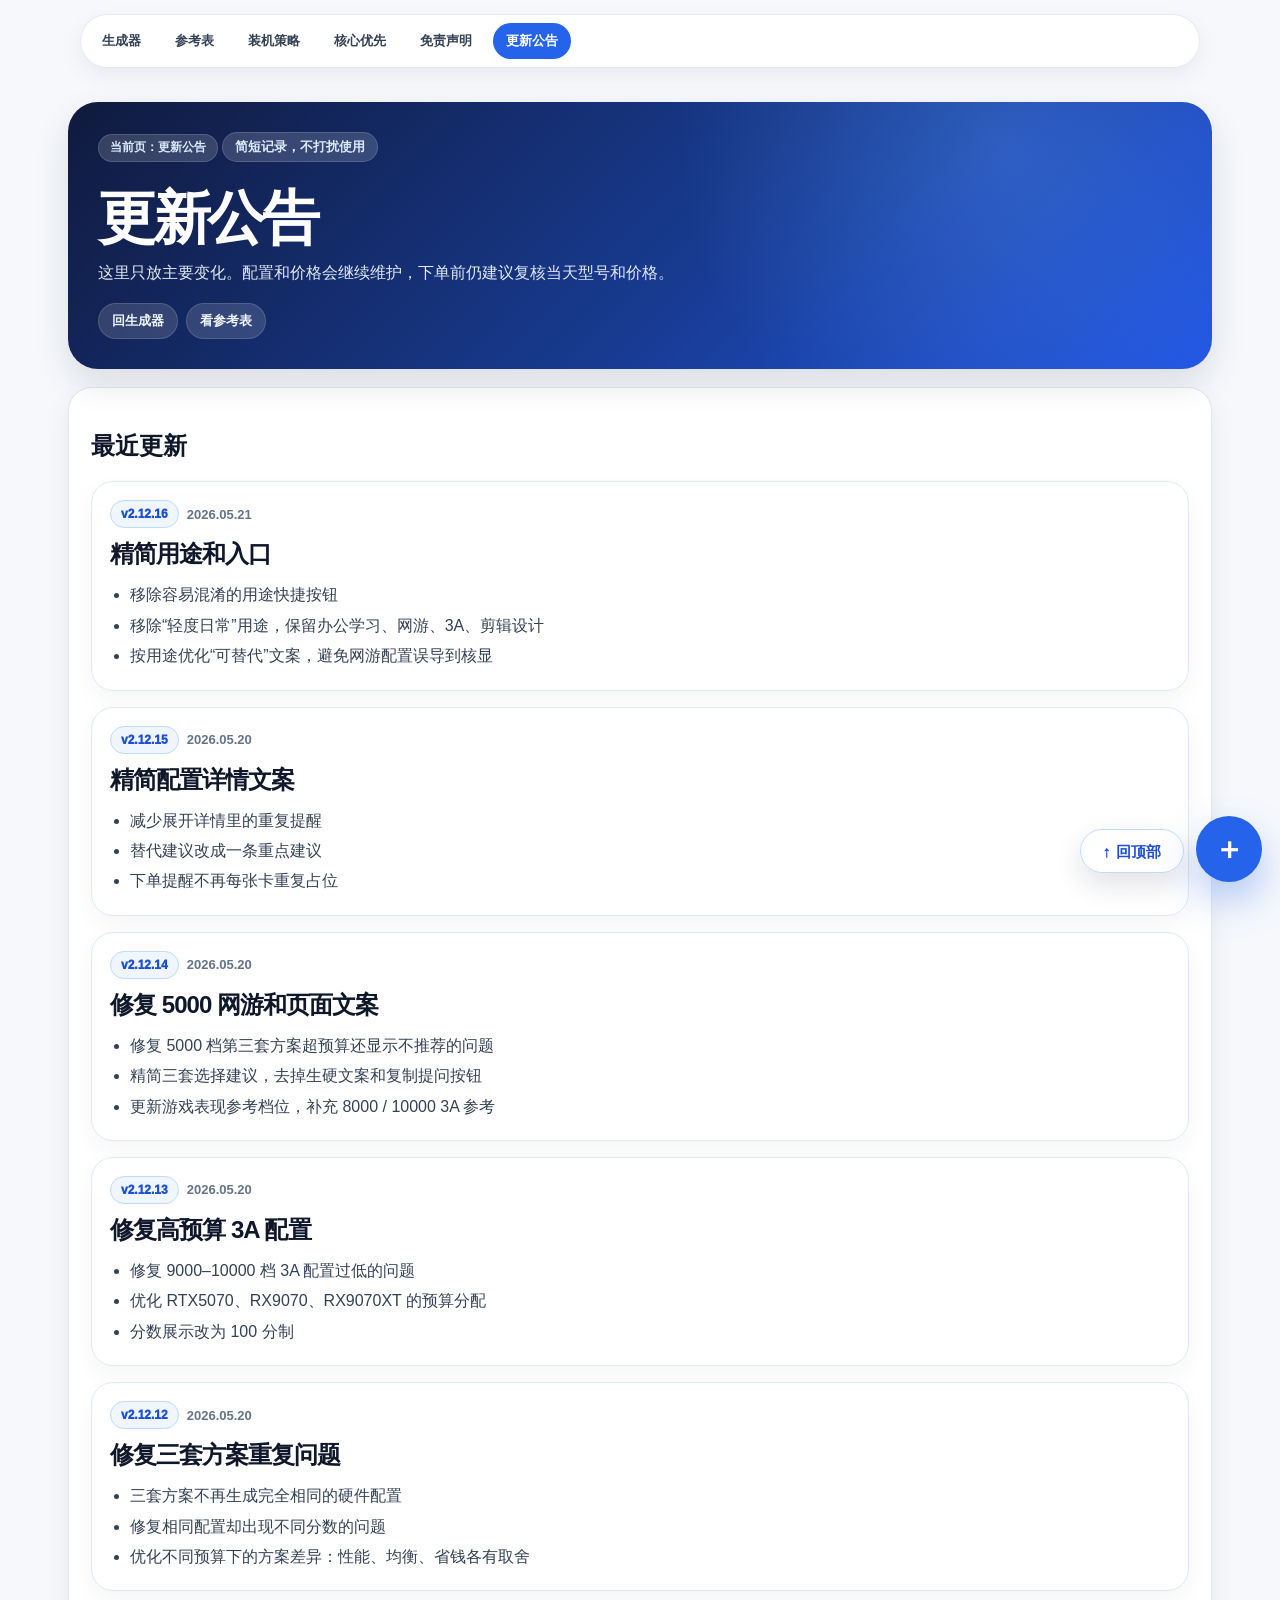
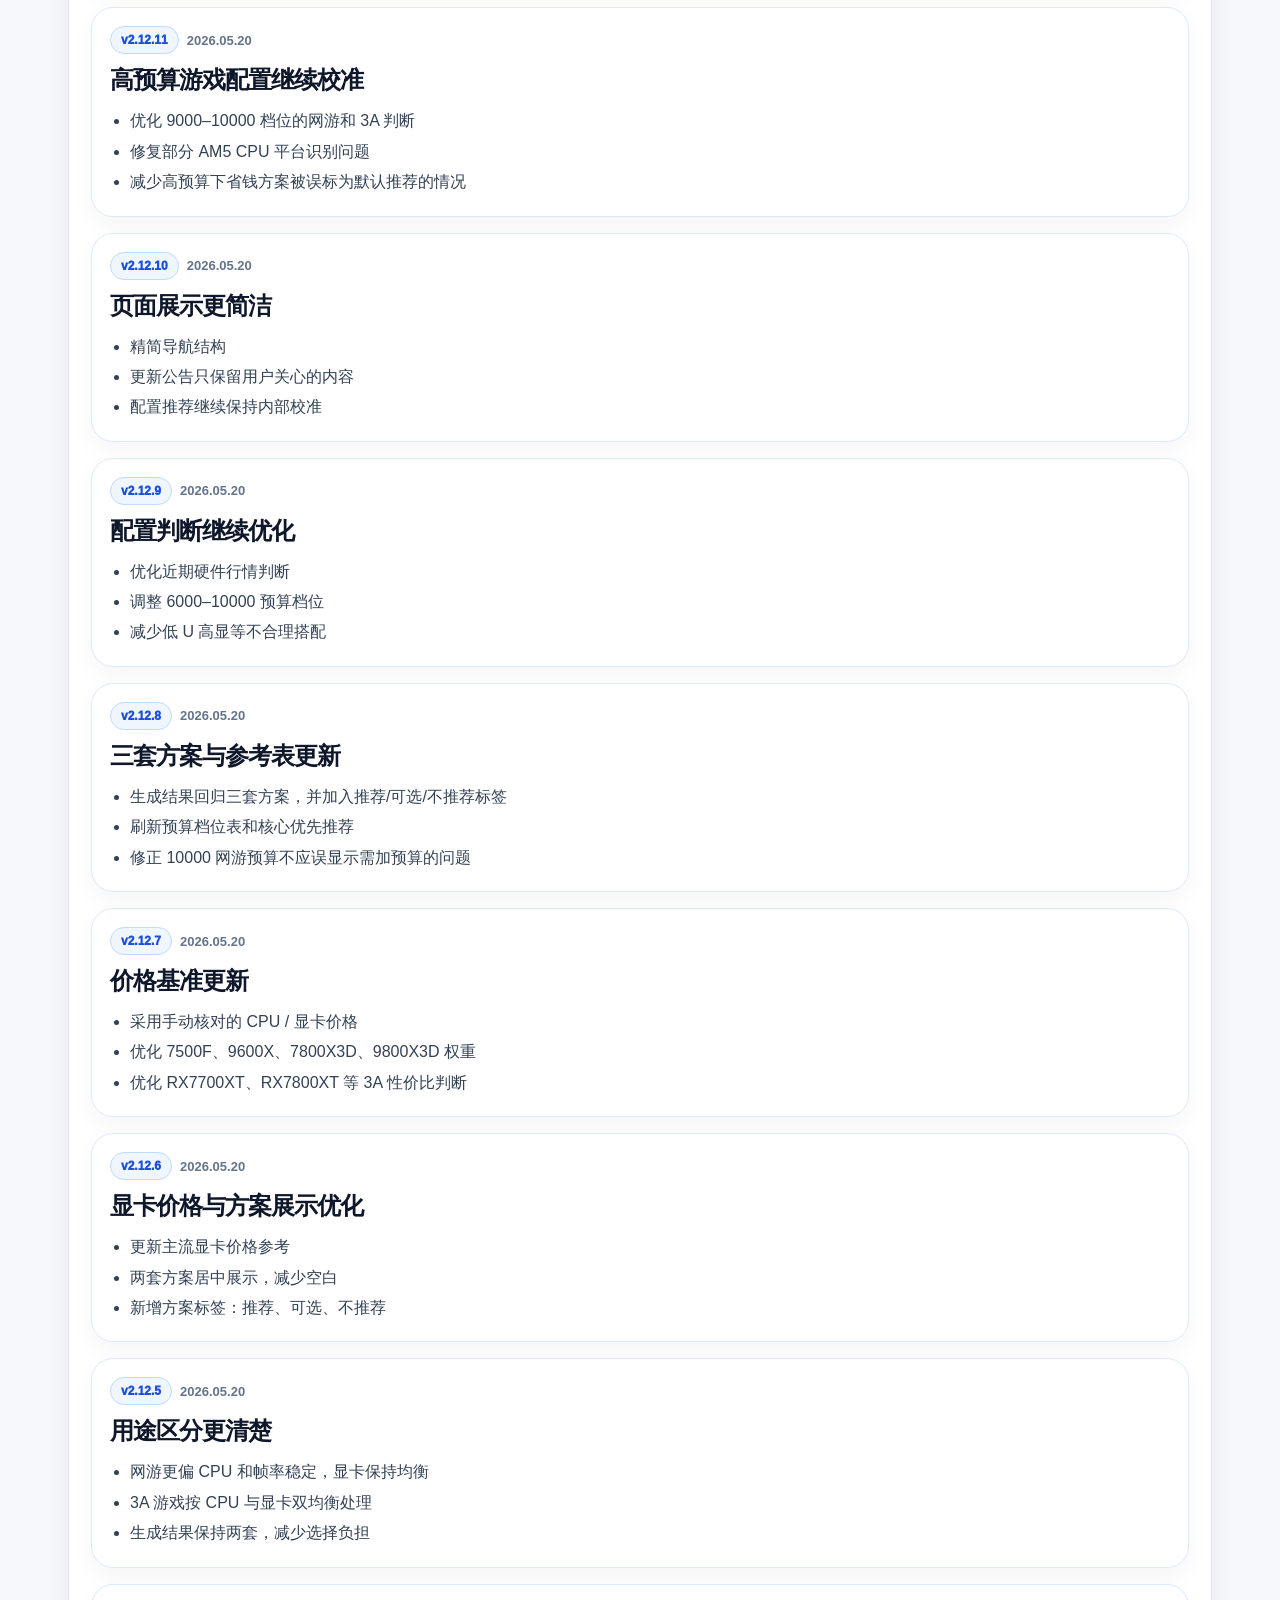
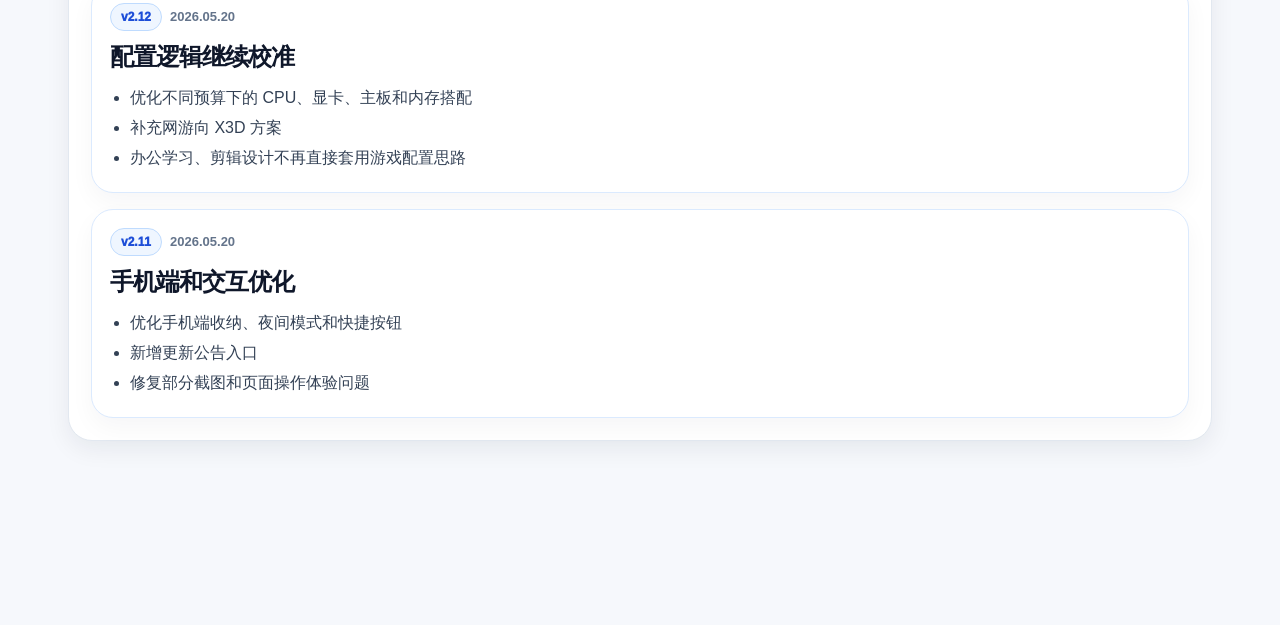
<file: updates.html>
<!DOCTYPE html>
<html lang="zh-CN">
<head>
  <meta charset="UTF-8" />
  <meta name="viewport" content="width=device-width, initial-scale=1.0" />
  <title>更新公告｜小白电脑配置生成器</title>
  <style>


    :root {
      --bg: #f6f8fc;
      --surface: #ffffff;
      --text: #0f172a;
      --muted: #64748b;
      --line: #e2e8f0;
      --blue: #2563eb;
      --blue-dark: #1d4ed8;
      --green: #059669;
      --orange: #f97316;
      --red: #dc2626;
      --shadow: 0 8px 24px rgba(15, 23, 42, 0.07);
      --radius-xl: 24px;
      --radius-lg: 18px;
      --radius-md: 14px;
    }

    * {
      box-sizing: border-box;
    }

    html {
      scroll-behavior: smooth;
    }

    body {
      margin: 0;
      font-family: -apple-system, BlinkMacSystemFont, "Segoe UI", "Microsoft YaHei", sans-serif;
      color: var(--text);
      background: var(--bg);
      min-height: 100vh;
    }

    .page {
      width: min(100%, 1180px);
      margin: 0 auto;
      padding: 24px 18px 54px;
    }

    .hero {
      position: relative;
      overflow: hidden;
      border-radius: 30px;
      padding: 30px;
      margin-bottom: 18px;
      color: white;
      background:
        radial-gradient(circle at 82% 18%, rgba(96, 165, 250, 0.28), transparent 34%),
        linear-gradient(135deg, #101a3d 0%, #183c94 58%, #2155e5 100%);
      box-shadow: 0 14px 34px rgba(15, 23, 42, 0.12);
    }

    .hero-shell {
      display: grid;
      grid-template-columns: minmax(0, 1.25fr) 340px;
      gap: 26px;
      align-items: center;
    }

    .eyebrow {
      display: inline-flex;
      width: fit-content;
      align-items: center;
      gap: 8px;
      min-height: 30px;
      padding: 0 12px;
      border-radius: 999px;
      background: rgba(255, 255, 255, 0.16);
      color: #dbeafe;
      font-size: 13px;
      font-weight: 900;
      border: 1px solid rgba(255, 255, 255, 0.14);
    }

    .hero h1 {
      margin: 16px 0 12px;
      font-size: clamp(34px, 5vw, 58px);
      line-height: 1.02;
      letter-spacing: -0.06em;
      max-width: 780px;
    }

    .hero p {
      max-width: 760px;
      margin: 0;
      color: rgba(239, 246, 255, 0.94);
      font-size: 16px;
      line-height: 1.75;
    }

    .top-links {
      display: flex;
      flex-wrap: wrap;
      gap: 10px;
      margin-top: 18px;
      align-items: center;
    }

    .top-link {
      display: inline-flex;
      align-items: center;
      justify-content: center;
      min-height: 44px;
      padding: 0 17px;
      border-radius: 999px;
      color: #eff6ff;
      text-decoration: none;
      font-size: 14px;
      font-weight: 950;
      border: 1px solid rgba(255,255,255,0.18);
    }

    .top-link.primary-link {
      background: #ffffff;
      color: #1d4ed8;
      border-color: #ffffff;
      box-shadow: 0 10px 22px rgba(15, 23, 42, 0.16);
    }

    .top-link.secondary-link {
      background: rgba(255,255,255,0.13);
    }

    .top-link:hover {
      opacity: 0.92;
    }

    .hero-metrics {
      display: grid;
      grid-template-columns: repeat(3, minmax(0, 1fr));
      gap: 10px;
      margin-top: 22px;
      max-width: 760px;
    }

    .metric {
      min-height: 78px;
      padding: 12px;
      border-radius: 18px;
      background: rgba(255, 255, 255, 0.10);
      border: 1px solid rgba(255, 255, 255, 0.14);
    }

    .metric strong {
      display: block;
      font-size: 22px;
      line-height: 1.1;
    }

    .metric span {
      display: block;
      margin-top: 6px;
      color: rgba(239, 246, 255, 0.8);
      font-size: 12px;
      line-height: 1.4;
      font-weight: 700;
    }

    .hero-card {
      border-radius: 24px;
      padding: 18px;
      background: rgba(255, 255, 255, 0.13);
      border: 1px solid rgba(255, 255, 255, 0.18);
    }

    .hero-card-title {
      margin: 0 0 12px;
      color: white;
      font-size: 15px;
      font-weight: 950;
    }

    .hero-checks {
      display: grid;
      gap: 10px;
      margin: 0;
      padding: 0;
      list-style: none;
    }

    .hero-checks li {
      display: flex;
      gap: 8px;
      align-items: flex-start;
      color: rgba(239, 246, 255, 0.9);
      font-size: 14px;
      line-height: 1.5;
      font-weight: 700;
    }

    .hero-checks li::before {
      content: "✓";
      display: inline-flex;
      align-items: center;
      justify-content: center;
      flex: 0 0 22px;
      height: 22px;
      border-radius: 999px;
      background: rgba(34, 197, 94, 0.25);
      color: #bbf7d0;
      font-size: 13px;
      font-weight: 950;
    }

    .panel {
      background: var(--surface);
      border: 1px solid var(--line);
      border-radius: var(--radius-xl);
      padding: 22px;
      margin-bottom: 18px;
      box-shadow: var(--shadow);
    }

    .panel-head {
      display: flex;
      align-items: flex-end;
      justify-content: space-between;
      gap: 12px;
      margin-bottom: 18px;
    }

    .panel-title {
      margin: 0;
      font-size: 22px;
      line-height: 1.25;
      letter-spacing: -0.03em;
    }

    .panel-subtitle {
      margin: 6px 0 0;
      color: var(--muted);
      font-size: 14px;
      line-height: 1.6;
    }

    .mini-badges {
      display: flex;
      flex-wrap: wrap;
      gap: 8px;
      justify-content: flex-end;
    }

    .mini-badge {
      display: inline-flex;
      min-height: 30px;
      align-items: center;
      border-radius: 999px;
      padding: 0 11px;
      background: #eff6ff;
      color: #1d4ed8;
      font-size: 12px;
      font-weight: 900;
      white-space: nowrap;
    }

    .questions {
      display: grid;
      grid-template-columns: repeat(2, minmax(0, 1fr));
      gap: 14px;
    }

    .question {
      min-width: 0;
      padding: 14px;
      border: 1px solid #e8eef6;
      border-radius: 18px;
      background: #ffffff;
    }

    label {
      display: flex;
      gap: 8px;
      align-items: center;
      margin-bottom: 9px;
      color: #1e293b;
      font-size: 14px;
      font-weight: 950;
      line-height: 1.35;
    }

    .step-dot {
      display: inline-flex;
      align-items: center;
      justify-content: center;
      width: 24px;
      height: 24px;
      border-radius: 999px;
      background: #dbeafe;
      color: #1d4ed8;
      font-size: 12px;
      font-weight: 950;
      flex: 0 0 auto;
    }

    input,
    select {
      width: 100%;
      min-height: 48px;
      border: 1px solid #dbe3ef;
      border-radius: 14px;
      padding: 0 13px;
      background: #fff;
      color: var(--text);
      font: inherit;
      font-size: 15px;
      outline: none;
    }

    input:focus,
    select:focus {
      border-color: var(--blue);
      box-shadow: 0 0 0 3px rgba(37, 99, 235, 0.12);
    }

    .note {
      margin-top: 8px;
      color: var(--muted);
      font-size: 13px;
      line-height: 1.6;
    }

    .quick-presets {
      display: flex;
      flex-wrap: wrap;
      gap: 8px;
      margin-top: 14px;
    }

    .quick-presets button {
      width: auto;
      min-height: 36px;
      padding: 0 12px;
      border-radius: 999px;
      background: #eef2ff;
      color: #3730a3;
      box-shadow: none;
      font-size: 13px;
      font-weight: 900;
    }

    .actions {
      display: grid;
      grid-template-columns: minmax(210px, 320px) 1fr;
      gap: 12px;
      margin-top: 16px;
      align-items: stretch;
    }

    button {
      min-height: 48px;
      border: 0;
      border-radius: 15px;
      padding: 0 18px;
      color: #fff;
      background: var(--blue);
      font: inherit;
      font-size: 15px;
      font-weight: 950;
      cursor: pointer;
      box-shadow: none;
    }

    button:hover {
      background: var(--blue-dark);
    }

    .risk-alert {
      margin-bottom: 12px;
      border: 1px solid #fecaca;
      border-left-width: 6px;
      border-radius: 16px;
      padding: 13px 14px;
      background: #fff1f2;
      color: #991b1b;
    }

    .risk-alert-title {
      margin: 0 0 8px;
      font-size: 18px;
      line-height: 1.3;
      font-weight: 950;
      color: #991b1b;
    }

    .risk-alert ul {
      margin: 0;
      padding-left: 18px;
      font-size: 14px;
      line-height: 1.7;
    }

    .caution-alert {
      margin-top: 12px;
      border: 1px solid #fde68a;
      border-radius: 16px;
      padding: 12px 14px;
      background: #fffbeb;
      color: #7c4a03;
      font-size: 13px;
      line-height: 1.7;
      font-weight: 800;
    }

    .good-alert {
      margin-top: 10px;
      border: 1px solid #bbf7d0;
      border-radius: 16px;
      padding: 12px 14px;
      background: #ecfdf5;
      color: #166534;
      font-size: 14px;
      line-height: 1.65;
    }

    .empty {
      padding: 42px 16px;
      color: var(--muted);
      text-align: center;
      line-height: 1.8;
      border: 1px dashed #cbd5e1;
      border-radius: 20px;
      background: #f8fafc;
    }

    .result-head {
      display: flex;
      justify-content: space-between;
      gap: 12px;
      align-items: flex-start;
      margin-bottom: 12px;
    }

    .result-head-left {
      min-width: 0;
    }

    .result-head h2,
    .tips h2 {
      margin: 0 0 8px;
      font-size: 24px;
      line-height: 1.22;
      letter-spacing: -0.035em;
    }

    .pill {
      display: inline-flex;
      align-items: center;
      min-height: 30px;
      border-radius: 999px;
      padding: 0 11px;
      margin: 3px 5px 3px 0;
      background: #eff6ff;
      color: #1d4ed8;
      font-size: 13px;
      font-weight: 900;
      white-space: nowrap;
    }

    .builds {
      display: grid;
      grid-template-columns: repeat(3, minmax(0, 1fr));
      gap: 14px;
      align-items: stretch;
      margin-top: 14px;
    }

    .build {
      border: 1px solid var(--line);
      border-radius: 22px;
      overflow: hidden;
      background: #fff;
      box-shadow: 0 6px 18px rgba(15, 23, 42, 0.06);
    }

    .build::before {
      content: "";
      display: block;
      height: 5px;
      background: #2563eb;
    }

    .build:nth-child(2)::before {
      background: #059669;
    }

    .build:nth-child(3)::before {
      background: #f97316;
    }

    .build-header {
      padding: 16px 16px 13px;
      border-bottom: 1px solid #edf2f7;
      background: #f8fafc;
    }

    .build-kicker {
      display: inline-flex;
      align-items: center;
      min-height: 26px;
      border-radius: 999px;
      padding: 0 10px;
      margin-bottom: 10px;
      background: #eff6ff;
      color: #1d4ed8;
      font-size: 12px;
      font-weight: 950;
    }

    .build:nth-child(2) .build-kicker {
      background: #ecfdf5;
      color: #047857;
    }

    .build:nth-child(3) .build-kicker {
      background: #fff7ed;
      color: #c2410c;
    }

    .build-header h3 {
      margin: 0 0 9px;
      color: var(--text);
      font-size: 19px;
      line-height: 1.25;
      letter-spacing: -0.02em;
    }

    .total {
      color: var(--green);
      font-size: 24px;
      font-weight: 1000;
      letter-spacing: -0.02em;
    }

    .parts {
      display: grid;
      gap: 0;
      padding: 0;
      margin: 0;
      list-style: none;
    }

    .parts li {
      display: grid;
      grid-template-columns: 66px minmax(0, 1fr);
      gap: 10px;
      padding: 11px 16px;
      border-bottom: 1px solid #f1f5f9;
      font-size: 14px;
      line-height: 1.5;
    }

    .parts li:last-child {
      border-bottom: 0;
    }

    .part-name {
      color: #64748b;
      font-weight: 950;
    }

    .part-value {
      min-width: 0;
      color: #1e293b;
      overflow-wrap: anywhere;
    }

    .desc {
      padding: 14px 16px 16px;
      border-top: 1px solid #edf2f7;
      background: #fff;
    }

    .desc p {
      margin: 0 0 10px;
      color: #475569;
      font-size: 14px;
      line-height: 1.72;
    }

    .desc p:last-child {
      margin-bottom: 0;
    }

    .desc strong {
      color: #111827;
    }

    .copy-btn,
    .desc button {
      width: 100%;
      margin-top: 8px;
      background: var(--green);
      box-shadow: none;
    }

    .copy-btn:hover,
    .desc button:hover {
      background: #047857;
    }

    .current-market-alert {
      background: #f8fafc;
      border-color: #e2e8f0;
      color: #475569;
    }

    .current-market-alert strong {
      color: #0f172a;
    }

    .tips {
      margin-top: 14px;
      padding: 16px;
      border: 1px solid #fde68a;
      border-radius: 18px;
      background: #fffbeb;
    }

    .tips ul {
      margin: 10px 0 0;
      padding-left: 18px;
      color: #7c4a03;
      font-size: 14px;
      line-height: 1.7;
    }

    @media (max-width: 980px) {
      .hero-shell {
        grid-template-columns: 1fr;
      }

      .hero-card {
        display: none;
      }

      .builds {
        grid-template-columns: 1fr;
      }
    }

    @media (max-width: 760px) {
      html {
        scroll-behavior: auto;
      }

      .page {
        width: min(100% - 18px, 1180px);
        padding: 12px 0 34px;
      }

      .hero {
        border-radius: 22px;
        padding: 22px 18px;
      }

      .hero h1 {
        font-size: 30px;
        letter-spacing: -0.04em;
      }

      .hero p {
        font-size: 14px;
        line-height: 1.75;
      }

      .hero-metrics {
        grid-template-columns: 1fr;
      }

      .metric {
        min-height: auto;
      }

      .panel {
        padding: 15px;
        border-radius: 22px;
      }

      .panel-head {
        display: block;
      }

      .mini-badges {
        justify-content: flex-start;
        margin-top: 10px;
      }

      .questions {
        grid-template-columns: 1fr;
        gap: 12px;
      }

      .question {
        padding: 13px;
      }

      input,
      select,
      button {
        min-height: 46px;
        font-size: 16px;
      }

      .actions {
        grid-template-columns: 1fr;
        margin: 12px 0 0;
      }

      .actions button {
        width: 100%;
      }

      .quick-presets {
        overflow-x: auto;
        flex-wrap: nowrap;
        padding-bottom: 4px;
      }

      .quick-presets button {
        flex: 0 0 auto;
      }

      .result-head {
        display: block;
      }

      .pill {
        margin: 3px 3px 3px 0;
      }

      .build {
        border-radius: 20px;
      }

      .build-header h3 {
        font-size: 18px;
      }

      .total {
        font-size: 22px;
      }

      .parts li {
        grid-template-columns: 72px 1fr;
        gap: 8px;
        padding: 10px 14px;
      }

      .desc {
        padding: 13px 14px 15px;
      }

      .caution-alert,
      .good-alert,
      .risk-alert {
        font-size: 14px;
        padding: 12px;
      }
    }

    @media (max-width: 420px) {
      .hero h1 {
        font-size: 26px;
      }

      .parts li {
        grid-template-columns: 64px 1fr;
      }

      .part-name {
        font-size: 12px;
      }
    }

  
    .result-actions {
      display: flex;
      flex-wrap: wrap;
      gap: 9px;
      margin-top: 12px;
    }

    .result-actions button {
      width: auto;
      min-height: 40px;
      padding: 0 13px;
      border-radius: 999px;
      box-shadow: none;
      font-size: 13px;
    }

    .result-actions .secondary-action {
      background: #eef2ff;
      color: #3730a3;
    }

    .result-actions .secondary-action:hover {
      background: #e0e7ff;
    }

    .share-hint {
      margin-top: 12px;
      border: 1px solid #bfdbfe;
      border-radius: 16px;
      padding: 12px 14px;
      background: #eff6ff;
      color: #1e40af;
      font-size: 13px;
      line-height: 1.7;
      font-weight: 800;
    }

    .site-footer {
      margin-top: 18px;
      padding: 18px;
      border: 1px solid var(--line);
      border-radius: 22px;
      background: #ffffff;
      color: var(--muted);
      font-size: 13px;
      line-height: 1.7;
      text-align: center;
      box-shadow: 0 6px 18px rgba(15, 23, 42, 0.04);
    }

    .site-footer strong {
      color: var(--text);
    }

    @media (max-width: 760px) {
      .result-actions {
        display: grid;
        grid-template-columns: 1fr;
      }

      .result-actions button {
        width: 100%;
        min-height: 44px;
      }
    }

  
    .strategy-box {
      margin: 12px 0;
      border: 1px solid #dbeafe;
      border-radius: 16px;
      padding: 12px 14px;
      background: #f8fbff;
      color: #1e3a8a;
      font-size: 13px;
      line-height: 1.7;
      font-weight: 800;
    }

    .strategy-box strong {
      display: block;
      color: #1d4ed8;
      margin-bottom: 4px;
    }

    .build:nth-child(2) .strategy-box {
      border-color: #bbf7d0;
      background: #f0fdf4;
      color: #14532d;
    }

    .build:nth-child(2) .strategy-box strong {
      color: #047857;
    }

    .build:nth-child(3) .strategy-box {
      border-color: #fed7aa;
      background: #fff7ed;
      color: #7c2d12;
    }

    .build:nth-child(3) .strategy-box strong {
      color: #c2410c;
    }

  
    .quick-presets-note {
      margin-top: 8px;
    }

  
    .top-links {
      display: flex;
      flex-wrap: wrap;
      gap: 8px;
      margin-top: 16px;
    }

    .top-link {
      display: inline-flex;
      align-items: center;
      min-height: 36px;
      padding: 0 13px;
      border-radius: 999px;
      background: rgba(255,255,255,0.14);
      color: #eff6ff;
      text-decoration: none;
      font-size: 13px;
      font-weight: 950;
      border: 1px solid rgba(255,255,255,0.14);
    }

    .top-link:hover {
      background: rgba(255,255,255,0.22);
    }

    .plain-link {
      color: #1d4ed8;
      font-weight: 900;
      text-decoration: none;
    }

    .plain-link:hover {
      text-decoration: underline;
    }

    @media (max-width: 760px) {
      .top-links {
        margin-top: 14px;
      }

      .top-link {
        width: 100%;
        justify-content: center;
      }
    }

  
    .hero-action-hint {
      margin-top: 10px;
      color: rgba(239,246,255,0.78);
      font-size: 12px;
      font-weight: 800;
    }

    .hero-checks li {
      font-size: 13px;
    }

    .form-tip {
      margin: 12px 0 0;
      border: 1px solid #bfdbfe;
      border-radius: 16px;
      padding: 12px 14px;
      background: #eff6ff;
      color: #1e40af;
      font-size: 13px;
      line-height: 1.65;
      font-weight: 800;
    }

    .primary-generate {
      position: relative;
      font-size: 16px;
      background: #2563eb;
      box-shadow: 0 12px 26px rgba(37, 99, 235, 0.20);
    }

    .primary-generate::after {
      content: "推荐先点这里";
      position: absolute;
      right: 12px;
      top: -11px;
      min-height: 22px;
      padding: 0 8px;
      border-radius: 999px;
      background: #f97316;
      color: #fff;
      font-size: 11px;
      line-height: 22px;
      font-weight: 950;
      box-shadow: 0 6px 14px rgba(249, 115, 22, 0.22);
    }

    .button-help {
      display: flex;
      align-items: center;
      min-height: 48px;
      color: #475569;
      font-size: 13px;
      line-height: 1.6;
    }

    .section-divider-title {
      margin: 18px 0 10px;
      color: #334155;
      font-size: 13px;
      font-weight: 950;
      letter-spacing: 0.02em;
    }

    @media (max-width: 980px) {
      .hero-shell {
        grid-template-columns: 1fr;
      }

      .hero-card {
        display: block;
      }
    }

    @media (max-width: 760px) {
      .hero {
        padding: 22px 18px;
        border-radius: 24px;
      }

      .hero h1 {
        font-size: 32px;
      }

      .top-links {
        display: grid;
        grid-template-columns: 1fr;
      }

      .top-link {
        width: 100%;
      }

      .hero-card {
        display: none;
      }

      .primary-generate::after {
        display: none;
      }

      .button-help {
        min-height: auto;
      }
    }

  
    /* v2.7.7 手机端修复：禁止整页横向溢出，避免左右滑触发浏览器返回 */
    html,
    body {
      max-width: 100%;
      overflow-x: hidden;
      overscroll-behavior-x: contain;
    }

    @media (max-width: 760px) {
      .page {
        overflow-x: hidden;
      }

      .quick-presets {
        display: grid;
        grid-template-columns: repeat(2, minmax(0, 1fr));
        overflow: visible;
        flex-wrap: initial;
        padding-bottom: 0;
      }

      .quick-presets button {
        width: 100%;
        min-width: 0;
        white-space: normal;
      }

      .result-actions {
        grid-template-columns: 1fr;
      }

      .pill,
      .mini-badge,
      .top-link {
        white-space: normal;
      }
    }

    @media (max-width: 420px) {
      .quick-presets {
        grid-template-columns: 1fr;
      }
    }

  
    .back-top-float {
      position: fixed;
      right: 18px;
      bottom: 18px;
      z-index: 44;
      display: inline-flex;
      align-items: center;
      justify-content: center;
      min-height: 44px;
      padding: 0 15px;
      border: 1px solid rgba(191, 219, 254, 0.95);
      border-radius: 999px;
      background: rgba(255, 255, 255, 0.96);
      color: #1d4ed8;
      font: inherit;
      font-size: 13px;
      font-weight: 950;
      box-shadow: 0 10px 26px rgba(15, 23, 42, 0.14);
      cursor: pointer;
      transition: transform .18s ease, box-shadow .18s ease, background .18s ease;
      backdrop-filter: blur(12px);
    }

    .back-top-float:hover {
      transform: translateY(-2px);
      box-shadow: 0 16px 34px rgba(15, 23, 42, 0.18);
    }

    .fab-menu {
      position: fixed;
      right: 18px;
      bottom: 76px;
      z-index: 45;
      display: grid;
      justify-items: end;
      gap: 10px;
    }

    .fab-ball {
      width: 54px;
      height: 54px;
      border: 0;
      border-radius: 999px;
      background:
        radial-gradient(circle at 30% 25%, rgba(255,255,255,.38), transparent 32%),
        linear-gradient(135deg, #2563eb, #0f172a);
      color: #fff;
      font: inherit;
      font-size: 22px;
      font-weight: 950;
      box-shadow: 0 18px 38px rgba(37, 99, 235, 0.28);
      cursor: pointer;
      transition: transform .22s ease, box-shadow .22s ease, filter .22s ease;
    }

    .fab-menu.open .fab-ball {
      transform: rotate(45deg) scale(1.03);
      filter: brightness(1.05);
    }

    .fab-options {
      display: grid;
      gap: 8px;
      min-width: 160px;
      padding: 8px;
      border: 1px solid rgba(226, 232, 240, 0.86);
      border-radius: 22px;
      background: rgba(255, 255, 255, 0.96);
      box-shadow: 0 18px 44px rgba(15, 23, 42, 0.18);
      backdrop-filter: blur(16px);
      opacity: 0;
      transform: translateY(10px) scale(.96);
      pointer-events: none;
      transition: opacity .2s ease, transform .24s cubic-bezier(.2,.8,.2,1);
      transform-origin: bottom right;
    }

    .fab-menu.open .fab-options {
      opacity: 1;
      transform: translateY(0) scale(1);
      pointer-events: auto;
    }

    .fab-options a,
    .fab-options button {
      display: flex;
      align-items: center;
      gap: 8px;
      min-height: 42px;
      border: 0;
      border-radius: 999px;
      padding: 0 12px;
      background: #f8fafc;
      color: #0f172a;
      text-decoration: none;
      font: inherit;
      font-size: 13px;
      font-weight: 950;
      cursor: pointer;
      transition: transform .16s ease, background .16s ease, color .16s ease;
    }

    .fab-options a:hover,
    .fab-options button:hover {
      transform: translateX(-2px);
      background: #eff6ff;
      color: #1d4ed8;
    }

    .fab-icon {
      width: 22px;
      height: 22px;
      display: inline-flex;
      align-items: center;
      justify-content: center;
      border-radius: 999px;
      background: #dbeafe;
      color: #1d4ed8;
      font-size: 13px;
      flex: 0 0 auto;
    }

    .theme-mode-label::after {
      content: "夜间模式";
    }

    body.dark-mode .theme-mode-label::after {
      content: "日间模式";
    }

    @media (max-width: 760px) {
      body {
        padding-bottom: 88px;
      }

      .back-top-float {
        right: 14px;
        bottom: 14px;
        min-height: 44px;
        padding: 0 14px;
      }

      .fab-menu {
        right: 14px;
        bottom: 70px;
      }

      .fab-ball {
        width: 56px;
        height: 56px;
      }

      .fab-options {
        min-width: 172px;
      }
    }


    .helper-grid {
      display: grid;
      grid-template-columns: repeat(3, minmax(0, 1fr));
      gap: 10px;
      margin-top: 12px;
    }

    .helper-card {
      border: 1px solid var(--border);
      border-radius: 18px;
      padding: 13px;
      background: #f8fafc;
      font-size: 13px;
      line-height: 1.65;
      color: #334155;
    }

    .helper-card strong {
      display: block;
      margin-bottom: 5px;
      color: #0f172a;
      font-size: 14px;
    }

    @media (max-width: 760px) {
      .helper-grid {
        grid-template-columns: 1fr;
      }
    }

  
    .visual-strip {
      display: grid;
      grid-template-columns: repeat(4, minmax(0, 1fr));
      gap: 8px;
      padding: 12px 14px;
      border-bottom: 1px solid #eef2f7;
      background: #fbfdff;
    }

    .visual-tile {
      min-width: 0;
      border: 1px solid #dbeafe;
      border-radius: 14px;
      padding: 9px;
      background: #eff6ff;
    }

    .visual-icon {
      display: block;
      font-size: 18px;
      line-height: 1;
      margin-bottom: 6px;
    }

    .visual-label {
      display: block;
      color: #64748b;
      font-size: 11px;
      font-weight: 950;
    }

    .visual-value {
      display: block;
      margin-top: 3px;
      color: #0f172a;
      font-size: 12px;
      line-height: 1.25;
      font-weight: 950;
      overflow-wrap: anywhere;
    }

    .key-points {
      display: grid;
      gap: 8px;
      margin: 10px 0;
    }

    .key-point {
      border: 1px solid #dbeafe;
      border-radius: 14px;
      padding: 10px 12px;
      background: #f8fbff;
      color: #1e3a8a;
      font-size: 13px;
      line-height: 1.55;
      font-weight: 850;
    }

    .detail-toggle {
      margin-top: 10px;
      border: 1px solid #e2e8f0;
      border-radius: 16px;
      background: #fff;
      overflow: hidden;
    }

    .detail-toggle summary {
      min-height: 44px;
      display: flex;
      align-items: center;
      padding: 0 13px;
      color: #1d4ed8;
      font-size: 14px;
      font-weight: 950;
      cursor: pointer;
      list-style: none;
      user-select: none;
    }

    .detail-toggle summary::-webkit-details-marker {
      display: none;
    }

    .detail-toggle summary::after {
      content: "展开";
      margin-left: auto;
      color: #64748b;
      font-size: 12px;
      font-weight: 900;
    }

    .detail-toggle[open] summary::after {
      content: "收起";
    }

    .detail-body {
      padding: 0 12px 12px;
    }

    .parts-compact-note {
      padding: 0 14px 12px;
      color: #64748b;
      font-size: 12px;
      line-height: 1.55;
    }

    @media (max-width: 760px) {
      .visual-strip {
        grid-template-columns: repeat(2, minmax(0, 1fr));
        gap: 7px;
        padding: 10px 12px;
      }

      .visual-tile {
        padding: 8px;
      }

      .visual-icon {
        font-size: 17px;
      }

      .visual-value {
        font-size: 12px;
      }

      .parts li {
        grid-template-columns: 52px minmax(0, 1fr);
        padding: 9px 12px;
        align-items: start;
      }

      .desc {
        padding: 12px;
      }

      .good-alert,
      .strategy-box,
      .key-point {
        font-size: 12.5px;
        line-height: 1.55;
      }

      .detail-toggle summary {
        min-height: 46px;
      }

      .detail-body p {
        margin: 9px 0;
        font-size: 12.5px;
        line-height: 1.7;
      }

      .build h3 {
        font-size: 19px;
      }
    }

  
    .decision-panel {
      margin-top: 12px;
      border: 1px solid #bfdbfe;
      border-radius: 20px;
      padding: 14px;
      background: linear-gradient(180deg, #eff6ff, #ffffff);
    }

    .decision-panel h3 {
      margin: 0 0 8px;
      color: #0f172a;
      font-size: 18px;
      letter-spacing: -0.02em;
    }

    .decision-main {
      display: grid;
      grid-template-columns: minmax(0, 1.2fr) minmax(0, 1fr);
      gap: 12px;
      align-items: stretch;
    }

    .decision-pick {
      border: 1px solid #93c5fd;
      border-radius: 18px;
      padding: 13px;
      background: #fff;
      color: #1e3a8a;
      font-size: 14px;
      line-height: 1.65;
      font-weight: 850;
    }

    .decision-pick strong {
      display: block;
      color: #1d4ed8;
      font-size: 16px;
      margin-bottom: 4px;
    }

    .decision-list {
      display: grid;
      gap: 8px;
      margin: 0;
      padding: 0;
      list-style: none;
    }

    .decision-list li {
      display: grid;
      grid-template-columns: 76px minmax(0, 1fr);
      gap: 8px;
      border: 1px solid #e2e8f0;
      border-radius: 14px;
      padding: 9px 10px;
      background: #fff;
      color: #334155;
      font-size: 13px;
      line-height: 1.55;
    }

    .decision-list b {
      color: #0f172a;
    }

    .decision-mini-label {
      display: inline-flex;
      align-items: center;
      justify-content: center;
      min-height: 24px;
      border-radius: 999px;
      background: #eef2ff;
      color: #3730a3;
      font-size: 12px;
      font-weight: 950;
      white-space: nowrap;
    }

    .decision-jump-row {
      display: flex;
      flex-wrap: wrap;
      gap: 8px;
      margin-top: 12px;
    }

    .decision-jump-row button {
      width: auto;
      min-height: 34px;
      border-radius: 999px;
      padding: 0 11px;
      background: #0f172a;
      color: #fff;
      font-size: 12px;
      box-shadow: none;
    }

    .recommended-badge {
      display: inline-flex;
      align-items: center;
      min-height: 24px;
      margin-left: 8px;
      padding: 0 8px;
      border-radius: 999px;
      background: #f97316;
      color: #fff;
      font-size: 11px;
      font-weight: 950;
      vertical-align: middle;
    }

    @media (max-width: 760px) {
      .decision-main {
        grid-template-columns: 1fr;
      }

      .decision-list li {
        grid-template-columns: 68px minmax(0, 1fr);
      }

      .decision-jump-row {
        display: grid;
        grid-template-columns: 1fr;
      }

      .decision-jump-row button {
        width: 100%;
        min-height: 42px;
      }
    }

  
    .share-mode-toggle {
      position: fixed;
      right: 18px;
      bottom: 116px;
      z-index: 31;
      min-height: 42px;
      border: 0;
      border-radius: 999px;
      padding: 0 13px;
      background: #2563eb;
      color: #fff;
      font: inherit;
      font-size: 13px;
      font-weight: 950;
      box-shadow: 0 10px 24px rgba(37, 99, 235, 0.22);
      cursor: pointer;
    }

    body.share-mode .hero,
    body.share-mode #builder,
    body.share-mode .share-hint,
    body.share-mode .caution-alert,
    body.share-mode .notice,
    body.share-mode .site-footer,
    body.share-mode .fab-menu,
    body.share-mode .decision-jump-row,
    body.share-mode .result-actions,
    body.share-mode .copy-btn {
      display: none !important;
    }

    body.share-mode {
      background: #f8fafc;
      padding-bottom: 18px;
    }

    body.share-mode .page {
      padding-top: 10px;
      max-width: 1160px;
    }

    body.share-mode .panel {
      box-shadow: none;
      border: 0;
      background: transparent;
      padding: 0;
    }

    body.share-mode .result-head {
      margin: 0 0 10px;
      padding: 16px;
      border: 1px solid #dbeafe;
      border-radius: 22px;
      background: #eff6ff;
    }

    body.share-mode .result-head h2::after {
      content: " · 截图模式";
      color: #2563eb;
      font-size: 16px;
    }

    body.share-mode .builds {
      gap: 10px;
    }

    body.share-mode .build {
      break-inside: avoid;
      box-shadow: none;
      border-color: #dbeafe;
    }

    body.share-mode .detail-toggle {
      display: none;
    }

    body.share-mode .desc {
      padding-bottom: 12px;
    }

    body.share-mode .good-alert {
      margin-bottom: 8px;
    }

    .share-mode-note {
      display: none;
    }

    body.share-mode .share-mode-note {
      display: block;
      margin: 0 0 12px;
      padding: 12px 14px;
      border: 1px solid #bfdbfe;
      border-radius: 18px;
      background: #eff6ff;
      color: #1e40af;
      font-size: 13px;
      line-height: 1.65;
      font-weight: 850;
    }

    @media (max-width: 760px) {
      .share-mode-toggle {
        left: 10px;
        right: 10px;
        bottom: 76px;
        width: calc(100% - 20px);
        min-height: 44px;
      }

      body.share-mode .builds {
        grid-template-columns: 1fr;
      }

      body.share-mode .result-head {
        padding: 13px;
      }

      body.share-mode .pill {
        white-space: normal;
      }
    }

    @media print {
      .hero,
      #builder,
      .share-hint,
      .caution-alert,
      .notice,
      .site-footer,
      .floating-nav,
      .decision-jump-row,
      .result-actions,
      .copy-btn,
      .share-mode-toggle,
      .detail-toggle {
        display: none !important;
      }

      body {
        background: white;
      }

      .build {
        box-shadow: none;
        break-inside: avoid;
      }
    }

  
    body.share-mode .share-mode-toggle {
      display: inline-flex !important;
      align-items: center;
      justify-content: center;
      background: #dc2626;
      color: #fff;
    }

    .kbd-hint {
      display: inline-flex;
      align-items: center;
      min-height: 22px;
      margin-left: 8px;
      padding: 0 7px;
      border-radius: 999px;
      background: rgba(255,255,255,0.18);
      font-size: 11px;
      font-weight: 950;
    }

    @media (max-width: 760px) {
      .kbd-hint {
        display: none;
      }
    }

  
    .site-nav {
      width: min(100% - 24px, 1120px);
      margin: 14px auto 10px;
      display: flex;
      align-items: center;
      gap: 8px;
      padding: 8px;
      border: 1px solid rgba(226, 232, 240, 0.92);
      border-radius: 999px;
      background: rgba(255,255,255,0.94);
      box-shadow: 0 8px 22px rgba(15, 23, 42, 0.06);
    }

    .site-nav a {
      display: inline-flex;
      align-items: center;
      justify-content: center;
      min-height: 36px;
      padding: 0 13px;
      border-radius: 999px;
      color: #334155;
      text-decoration: none;
      font-size: 13px;
      font-weight: 950;
      white-space: nowrap;
    }

    .site-nav a.active {
      background: #2563eb;
      color: #fff;
    }

    .site-nav .nav-spacer {
      flex: 1;
    }

    .site-nav .nav-current {
      color: #64748b;
      font-size: 12px;
      font-weight: 900;
      padding: 0 8px;
      white-space: nowrap;
    }

    .page-location {
      display: inline-flex;
      align-items: center;
      min-height: 28px;
      padding: 0 11px;
      border-radius: 999px;
      background: rgba(255,255,255,0.16);
      color: #dbeafe;
      font-size: 12px;
      font-weight: 950;
      border: 1px solid rgba(255,255,255,0.14);
      margin-bottom: 10px;
    }

    @media (max-width: 760px) {
      .site-nav {
        width: min(100% - 18px, 1120px);
        margin: 10px auto 8px;
        border-radius: 20px;
        display: grid;
        grid-template-columns: 1fr 1fr;
        gap: 7px;
      }

      .site-nav a {
        width: 100%;
        min-height: 38px;
        padding: 0 8px;
      }

      .site-nav .nav-spacer,
      .site-nav .nav-current {
        display: none;
      }
    }

  
    .disclaimer-mask {
      position: fixed;
      inset: 0;
      z-index: 80;
      display: none;
      align-items: center;
      justify-content: center;
      padding: 18px;
      background: rgba(15, 23, 42, 0.56);
    }

    .disclaimer-mask.show {
      display: flex;
    }

    .disclaimer-box {
      width: min(100%, 560px);
      border-radius: 24px;
      border: 1px solid #dbeafe;
      background: #ffffff;
      box-shadow: 0 22px 60px rgba(15, 23, 42, 0.28);
      overflow: hidden;
    }

    .disclaimer-head {
      padding: 18px 18px 12px;
      background: linear-gradient(135deg, #0f172a, #1d4ed8);
      color: #fff;
    }

    .disclaimer-head strong {
      display: block;
      font-size: 20px;
      letter-spacing: -0.03em;
    }

    .disclaimer-head span {
      display: block;
      margin-top: 6px;
      color: rgba(239, 246, 255, 0.86);
      font-size: 13px;
      line-height: 1.6;
    }

    .disclaimer-body {
      padding: 16px 18px;
      color: #334155;
      font-size: 14px;
      line-height: 1.75;
    }

    .disclaimer-body ul {
      margin: 8px 0 0;
      padding-left: 18px;
    }

    .disclaimer-body li {
      margin: 4px 0;
    }

    .disclaimer-actions {
      display: grid;
      grid-template-columns: 1fr auto;
      gap: 10px;
      align-items: center;
      padding: 14px 18px 18px;
      border-top: 1px solid #eef2f7;
    }

    .disclaimer-actions label {
      display: inline-flex;
      gap: 8px;
      align-items: center;
      color: #64748b;
      font-size: 13px;
      font-weight: 800;
    }

    .disclaimer-actions input {
      width: 16px;
      height: 16px;
      min-height: 0;
      padding: 0;
      box-shadow: none;
    }

    .disclaimer-actions button {
      min-height: 40px;
      border: 0;
      border-radius: 999px;
      padding: 0 16px;
      background: #2563eb;
      color: #fff;
      font: inherit;
      font-size: 14px;
      font-weight: 950;
      cursor: pointer;
    }

    .ai-disclaimer-link {
      display: inline-flex;
      align-items: center;
      min-height: 30px;
      margin: 8px 0 0;
      padding: 0 10px;
      border-radius: 999px;
      border: 1px solid #bfdbfe;
      background: #eff6ff;
      color: #1d4ed8;
      font-size: 12px;
      font-weight: 950;
      cursor: pointer;
    }

    @media (max-width: 760px) {
      .disclaimer-box {
        border-radius: 20px;
      }

      .disclaimer-actions {
        grid-template-columns: 1fr;
      }

      .disclaimer-actions button {
        width: 100%;
      }
    }

  
    .qc-hint {
      margin: 8px 14px 0;
      display: inline-flex;
      align-items: center;
      min-height: 28px;
      padding: 0 10px;
      border-radius: 999px;
      background: #f8fafc;
      color: #475569;
      border: 1px solid #e2e8f0;
      font-size: 12px;
      font-weight: 900;
    }

    .qc-hint.good { background: #f0fdf4; color: #047857; border-color: #bbf7d0; }
    .qc-hint.watch { background: #fffbeb; color: #92400e; border-color: #fde68a; }
    .qc-hint.care { background: #fef2f2; color: #b91c1c; border-color: #fecaca; }

  
    .recommendation-hint {
      margin: 8px 14px 0;
      padding: 10px 12px;
      border-radius: 14px;
      background: #f8fafc;
      border: 1px solid #e2e8f0;
      color: #334155;
      font-size: 12px;
      line-height: 1.65;
      font-weight: 850;
    }

    .recommendation-hint.best {
      background: #ecfdf5;
      border-color: #a7f3d0;
      color: #047857;
    }

    .recommendation-score {
      display: inline-flex;
      align-items: center;
      min-height: 24px;
      padding: 0 8px;
      border-radius: 999px;
      background: #eff6ff;
      color: #1d4ed8;
      font-size: 12px;
      font-weight: 950;
      margin-left: 6px;
      vertical-align: middle;
    }

  
    .decision-jump-row .jump-build-btn {
      position: relative;
      overflow: hidden;
      min-height: 38px;
      border: 1px solid transparent;
      transition: transform .18s ease, box-shadow .18s ease, filter .18s ease;
    }

    .decision-jump-row .jump-build-btn::after {
      content: "";
      position: absolute;
      inset: 0;
      background: linear-gradient(120deg, transparent, rgba(255,255,255,.22), transparent);
      transform: translateX(-120%);
      transition: transform .42s ease;
    }

    .decision-jump-row .jump-build-btn:hover {
      transform: translateY(-1px);
      filter: brightness(1.03);
    }

    .decision-jump-row .jump-build-btn:hover::after {
      transform: translateX(120%);
    }

    .jump-build-btn.scheme-safe {
      background: #2563eb;
      color: #fff;
      box-shadow: 0 8px 18px rgba(37,99,235,.16);
    }

    .jump-build-btn.scheme-value {
      background: #059669;
      color: #fff;
      box-shadow: 0 8px 18px rgba(5,150,105,.16);
    }

    .jump-build-btn.scheme-save {
      background: #f97316;
      color: #fff;
      box-shadow: 0 8px 18px rgba(249,115,22,.16);
    }

    .visual-collapse {
      border-bottom: 1px solid #eef2f7;
      background: #fbfdff;
    }

    .visual-collapse-toggle {
      display: none;
      width: calc(100% - 28px);
      margin: 11px 14px;
      min-height: 38px;
      border: 1px solid #dbeafe;
      border-radius: 999px;
      background: #eff6ff;
      color: #1d4ed8;
      font: inherit;
      font-size: 13px;
      font-weight: 950;
      cursor: pointer;
      align-items: center;
      justify-content: space-between;
      gap: 10px;
      padding: 0 13px;
      transition: transform .18s ease, background .18s ease, border-color .18s ease;
    }

    .visual-collapse-toggle:active {
      transform: scale(.985);
    }

    .visual-collapse-toggle .toggle-sub {
      color: #64748b;
      font-size: 12px;
      font-weight: 850;
    }

    .visual-collapse-toggle .toggle-icon {
      display: inline-flex;
      align-items: center;
      justify-content: center;
      width: 22px;
      height: 22px;
      border-radius: 999px;
      background: #dbeafe;
      transition: transform .28s ease;
    }

    .visual-collapse.open .toggle-icon {
      transform: rotate(180deg);
    }

    .visual-collapse-body {
      max-height: 0;
      opacity: 0;
      overflow: hidden;
      transform: translateY(-4px);
      transition: max-height .32s ease, opacity .24s ease, transform .24s ease;
    }

    .visual-collapse.open .visual-collapse-body {
      max-height: 260px;
      opacity: 1;
      transform: translateY(0);
    }

    .visual-collapse .visual-strip {
      border-bottom: 0;
    }

    @media (max-width: 760px) {
      .visual-collapse-toggle {
        display: flex;
      }

      .visual-collapse {
        background: #fff;
      }

      .visual-collapse-body {
        max-height: 0;
      }

      .visual-collapse.open .visual-collapse-body {
        max-height: 360px;
      }
    }

    body.share-mode .visual-collapse-toggle {
      display: flex;
      background: #eff6ff;
    }

    body.share-mode .visual-collapse:not(.open) {
      border-bottom: 0;
    }

    .recommendation-score.low-hidden {
      background: #fef2f2;
      color: #b91c1c;
    }

  
    body.dark-mode {
      --bg: #0b1120;
      --surface: #111827;
      --text: #e5e7eb;
      --muted: #94a3b8;
      --line: rgba(148, 163, 184, 0.24);
      background:
        radial-gradient(circle at 20% 0%, rgba(37, 99, 235, 0.16), transparent 28%),
        #0b1120;
      color: var(--text);
    }

    body.dark-mode .site-nav,
    body.dark-mode .panel,
    body.dark-mode .form-card,
    body.dark-mode .result-area,
    body.dark-mode .build,
    body.dark-mode .modal-card,
    body.dark-mode .disclaimer-box,
    body.dark-mode .site-footer {
      background: rgba(17, 24, 39, 0.94);
      border-color: rgba(148, 163, 184, 0.24);
      color: var(--text);
      box-shadow: 0 14px 34px rgba(0,0,0,.24);
    }

    body.dark-mode .site-nav a,
    body.dark-mode .nav-current,
    body.dark-mode label,
    body.dark-mode .part-name,
    body.dark-mode .visual-label,
    body.dark-mode .desc,
    body.dark-mode .panel-desc,
    body.dark-mode .note,
    body.dark-mode .helper-card,
    body.dark-mode .parts-compact-note {
      color: var(--muted);
    }

    body.dark-mode .site-nav a.active,
    body.dark-mode .nav-current,
    body.dark-mode .ai-disclaimer-link {
      background: rgba(37, 99, 235, .18);
      color: #bfdbfe;
    }

    body.dark-mode input,
    body.dark-mode select,
    body.dark-mode textarea {
      background: #0f172a;
      border-color: rgba(148, 163, 184, .32);
      color: var(--text);
    }

    body.dark-mode .build-header,
    body.dark-mode .parts li,
    body.dark-mode .visual-collapse,
    body.dark-mode .visual-strip,
    body.dark-mode .result-head,
    body.dark-mode .helper-card,
    body.dark-mode .visual-tile,
    body.dark-mode .good-alert,
    body.dark-mode .notice,
    body.dark-mode .recommendation-hint,
    body.dark-mode .detail-panel,
    body.dark-mode .quick-presets button,
    body.dark-mode .pill,
    body.dark-mode .mini-badge {
      background: rgba(15, 23, 42, 0.88);
      border-color: rgba(148, 163, 184, 0.22);
      color: var(--text);
    }

    body.dark-mode .visual-collapse-toggle,
    body.dark-mode .detail-toggle {
      background: rgba(37, 99, 235, .16);
      border-color: rgba(96, 165, 250, .28);
      color: #bfdbfe;
    }

    body.dark-mode .qc-hint.good,
    body.dark-mode .recommendation-hint.best {
      background: rgba(5, 150, 105, .15);
      border-color: rgba(52, 211, 153, .28);
      color: #86efac;
    }

    body.dark-mode .fab-options,
    body.dark-mode .back-top-float {
      background: rgba(15, 23, 42, 0.94);
      border-color: rgba(148, 163, 184, 0.28);
      color: #bfdbfe;
    }

    body.dark-mode .fab-options a,
    body.dark-mode .fab-options button {
      background: rgba(30, 41, 59, 0.92);
      color: #e5e7eb;
    }

    body.dark-mode .fab-options a:hover,
    body.dark-mode .fab-options button:hover {
      background: rgba(37, 99, 235, .22);
      color: #bfdbfe;
    }

    body.dark-mode .fab-icon {
      background: rgba(96, 165, 250, .18);
      color: #93c5fd;
    }

    body.dark-mode .hero {
      box-shadow: 0 18px 44px rgba(0,0,0,.28);
    }

    body.dark-mode.share-mode {
      background: #0b1120;
    }


  
    /* v2.10.1 全站悬浮快捷球 + 夜间模式 + 截图退出 */
    :root {
      --fab-bg: #2563eb;
      --fab-text: #ffffff;
      --fab-panel-bg: rgba(255,255,255,.92);
      --fab-panel-border: rgba(226,232,240,.9);
      --fab-shadow: 0 18px 45px rgba(15,23,42,.18);
    }

    body.dark-mode {
      background: #0b1220 !important;
      color: #e5edf8 !important;
    }

    body.dark-mode .panel,
    body.dark-mode .hero,
    body.dark-mode .build,
    body.dark-mode .card,
    body.dark-mode .site-nav,
    body.dark-mode .decision-card,
    body.dark-mode .notice,
    body.dark-mode .combo-card,
    body.dark-mode .page-card,
    body.dark-mode section,
    body.dark-mode .visual-collapse,
    body.dark-mode .reference-card {
      background-color: #111827 !important;
      color: #e5edf8 !important;
      border-color: #263449 !important;
    }

    body.dark-mode .hero,
    body.dark-mode .hero-card,
    body.dark-mode .blue-hero {
      background: linear-gradient(135deg, #111827, #1e3a8a) !important;
      color: #fff !important;
    }

    body.dark-mode p,
    body.dark-mode .muted,
    body.dark-mode .panel-desc,
    body.dark-mode .desc,
    body.dark-mode .sub,
    body.dark-mode .tiny,
    body.dark-mode .note,
    body.dark-mode .part-name {
      color: #aebbd0 !important;
    }

    body.dark-mode input,
    body.dark-mode select,
    body.dark-mode textarea {
      background: #0f172a !important;
      color: #e5edf8 !important;
      border-color: #334155 !important;
    }

    body.dark-mode table,
    body.dark-mode th,
    body.dark-mode td,
    body.dark-mode .parts li,
    body.dark-mode .part-row {
      border-color: #263449 !important;
      color: #e5edf8 !important;
    }

    body.dark-mode th {
      background: #182235 !important;
    }

    body.dark-mode .site-nav a:not(.active) {
      color: #cbd5e1 !important;
    }

    body.dark-mode .pill,
    body.dark-mode .tag,
    body.dark-mode .chip,
    body.dark-mode .badge {
      background: #172554 !important;
      color: #dbeafe !important;
      border-color: #1d4ed8 !important;
    }

    .global-fab-root {
      position: fixed;
      right: max(16px, env(safe-area-inset-right));
      bottom: max(18px, env(safe-area-inset-bottom));
      z-index: 9999;
      pointer-events: none;
      font-family: inherit;
    }

    .global-fab-root * { box-sizing: border-box; }

    .global-fab-menu {
      position: absolute;
      right: 0;
      bottom: 74px;
      display: grid;
      gap: 10px;
      width: min(270px, calc(100vw - 32px));
      padding: 14px;
      border-radius: 28px;
      background: var(--fab-panel-bg);
      border: 1px solid var(--fab-panel-border);
      box-shadow: var(--fab-shadow);
      backdrop-filter: blur(18px);
      -webkit-backdrop-filter: blur(18px);
      transform: translateY(14px) scale(.94);
      opacity: 0;
      pointer-events: none;
      transition: transform .24s cubic-bezier(.2,.8,.2,1), opacity .2s ease;
    }

    .global-fab-root.open .global-fab-menu {
      transform: translateY(0) scale(1);
      opacity: 1;
      pointer-events: auto;
    }

    .global-fab-action,
    .global-top-action,
    .global-fab-main,
    .share-exit-pill {
      border: 0;
      cursor: pointer;
      font: inherit;
      font-weight: 950;
      pointer-events: auto;
      -webkit-tap-highlight-color: transparent;
    }

    .global-fab-action {
      display: flex;
      align-items: center;
      gap: 12px;
      min-height: 54px;
      padding: 0 14px;
      border-radius: 18px;
      color: #0f172a;
      background: #f8fafc;
      text-decoration: none;
      transition: transform .18s ease, background .18s ease, box-shadow .18s ease;
      box-shadow: 0 8px 18px rgba(15,23,42,.05);
    }

    .global-fab-action:hover,
    .global-fab-action:active {
      transform: translateY(-1px);
      background: #eff6ff;
    }

    .global-fab-action .ico {
      width: 34px;
      height: 34px;
      display: inline-flex;
      align-items: center;
      justify-content: center;
      border-radius: 14px;
      background: #eaf2ff;
      font-size: 18px;
      flex: 0 0 auto;
    }

    .global-fab-main {
      width: 66px;
      height: 66px;
      border-radius: 999px;
      display: inline-flex;
      align-items: center;
      justify-content: center;
      background: var(--fab-bg);
      color: var(--fab-text);
      box-shadow: 0 18px 38px rgba(37,99,235,.34);
      font-size: 30px;
      transition: transform .22s cubic-bezier(.2,.8,.2,1), box-shadow .2s ease;
    }

    .global-fab-root.open .global-fab-main {
      transform: rotate(45deg);
      box-shadow: 0 16px 30px rgba(37,99,235,.24);
    }

    .global-top-action {
      position: absolute;
      right: 0;
      bottom: 78px;
      min-height: 44px;
      padding: 0 18px;
      border-radius: 999px;
      background: rgba(255,255,255,.96);
      color: #1d4ed8;
      border: 1px solid #bfdbfe;
      box-shadow: 0 12px 28px rgba(15,23,42,.12);
      opacity: 1;
      transform: translateY(0);
      transition: opacity .18s ease, transform .18s ease;
      white-space: nowrap;
    }

    .global-fab-root.open .global-top-action {
      opacity: 0;
      pointer-events: none;
      transform: translateY(8px);
    }

    .share-exit-pill {
      position: fixed;
      left: 50%;
      bottom: max(18px, env(safe-area-inset-bottom));
      transform: translateX(-50%) translateY(18px);
      z-index: 10001;
      display: inline-flex;
      align-items: center;
      gap: 10px;
      min-height: 46px;
      padding: 0 18px;
      border-radius: 999px;
      background: #0f172a;
      color: #fff;
      box-shadow: 0 16px 38px rgba(15,23,42,.28);
      opacity: 0;
      pointer-events: none;
      transition: opacity .2s ease, transform .2s ease;
    }

    body.share-mode .share-exit-pill {
      opacity: 1;
      transform: translateX(-50%) translateY(0);
      pointer-events: auto;
    }

    body.share-mode .global-fab-root {
      display: none !important;
    }

    body.dark-mode .global-fab-menu {
      background: rgba(15,23,42,.94);
      border-color: #334155;
    }

    body.dark-mode .global-fab-action {
      background: #111827;
      color: #e5edf8;
      box-shadow: 0 8px 18px rgba(0,0,0,.2);
    }

    body.dark-mode .global-fab-action:hover,
    body.dark-mode .global-fab-action:active {
      background: #172554;
    }

    body.dark-mode .global-fab-action .ico {
      background: #1e293b;
    }

    body.dark-mode .global-top-action {
      background: #0f172a;
      color: #bfdbfe;
      border-color: #334155;
    }

    body.dark-mode .share-exit-pill {
      background: #2563eb;
      color: #fff;
    }

    @media (max-width: 760px) {
      .global-fab-root {
        right: max(14px, env(safe-area-inset-right));
        bottom: max(16px, env(safe-area-inset-bottom));
      }

      .global-fab-main {
        width: 62px;
        height: 62px;
        font-size: 28px;
      }

      .global-fab-menu {
        bottom: 72px;
      }
    }

  
    .fab-root:not(.global-fab-root), .quick-fab, .floating-actions { display: none !important; }

  
    /* v2.10.2 回顶部按钮点击后纯蓝/失字修复 */
    .global-fab-root .global-top-action {
      display: inline-flex !important;
      align-items: center !important;
      justify-content: center !important;
      gap: 6px !important;
      min-width: 104px !important;
      min-height: 44px !important;
      padding: 0 18px !important;
      border-radius: 999px !important;
      background: rgba(255,255,255,.96) !important;
      color: #1d4ed8 !important;
      border: 1px solid #bfdbfe !important;
      box-shadow: 0 12px 28px rgba(15,23,42,.12) !important;
      opacity: 1 !important;
      white-space: nowrap !important;
      text-indent: 0 !important;
      line-height: 1 !important;
      font-size: 15px !important;
      font-weight: 950 !important;
      appearance: none !important;
      -webkit-appearance: none !important;
      background-image: none !important;
    }

    .global-fab-root .global-top-action::before {
      content: "↑";
      display: inline-block;
      font-weight: 950;
      color: currentColor;
    }

    .global-fab-root .global-top-action::after {
      content: "回顶部";
      display: inline-block;
      color: currentColor;
    }

    .global-fab-root .global-top-action:focus,
    .global-fab-root .global-top-action:active,
    .global-fab-root .global-top-action:hover {
      background: rgba(239,246,255,.98) !important;
      color: #1d4ed8 !important;
      border-color: #93c5fd !important;
      outline: none !important;
      transform: translateY(-1px);
    }

    .global-fab-root.open .global-top-action {
      opacity: 0 !important;
      pointer-events: none !important;
      transform: translateY(8px) !important;
    }

    body.dark-mode .global-fab-root .global-top-action {
      background: rgba(15,23,42,.96) !important;
      color: #bfdbfe !important;
      border-color: #334155 !important;
    }

    body.dark-mode .global-fab-root .global-top-action:focus,
    body.dark-mode .global-fab-root .global-top-action:active,
    body.dark-mode .global-fab-root .global-top-action:hover {
      background: #172554 !important;
      color: #dbeafe !important;
      border-color: #3b82f6 !important;
    }

  
    /* v2.10.3 快捷小球重叠修复：清掉旧底部按钮，只保留全局小球 */
    .bottom-actions,
    .sticky-actions,
    .page-actions,
    .quick-actions,
    .mobile-actions,
    .floating-actions,
    .footer-actions,
    .fixed-actions,
    .strategy-actions,
    .hero-actions,
    .cta-actions,
    .safe-bottom-actions,
    .bottom-nav-actions,
    .screenshot-actions,
    .share-actions,
    .legacy-actions,
    .old-floating-actions,
    .fab-root:not(.global-fab-root),
    .quick-fab:not(.global-fab-root),
    .floating-fab:not(.global-fab-root) {
      display: none !important;
      pointer-events: none !important;
    }

    body {
      padding-bottom: max(112px, env(safe-area-inset-bottom)) !important;
    }

    .global-fab-root {
      right: max(18px, env(safe-area-inset-right)) !important;
      bottom: max(18px, env(safe-area-inset-bottom)) !important;
    }

    .global-fab-root .global-fab-main {
      position: relative !important;
      z-index: 2 !important;
    }

    .global-fab-root .global-top-action {
      position: absolute !important;
      right: 78px !important;
      bottom: 9px !important;
      min-width: 104px !important;
      min-height: 44px !important;
      z-index: 1 !important;
    }

    .global-fab-root .global-fab-menu {
      right: 0 !important;
      bottom: 76px !important;
      z-index: 3 !important;
    }

    .global-fab-root.open .global-top-action {
      opacity: 0 !important;
      pointer-events: none !important;
      transform: translateX(8px) !important;
    }

    @media (max-width: 760px) {
      .global-fab-root {
        right: max(16px, env(safe-area-inset-right)) !important;
        bottom: max(16px, env(safe-area-inset-bottom)) !important;
      }

      .global-fab-root .global-top-action {
        right: 74px !important;
        bottom: 9px !important;
      }

      .global-fab-root .global-fab-menu {
        bottom: 74px !important;
      }
    }

    body.share-mode .global-fab-root {
      display: none !important;
    }

  
    /* v2.10.4 旧底部按钮已物理删除，只保留全站统一快捷小球 */
    body {
      padding-bottom: max(112px, env(safe-area-inset-bottom)) !important;
    }

    .global-fab-root {
      right: max(18px, env(safe-area-inset-right)) !important;
      bottom: max(18px, env(safe-area-inset-bottom)) !important;
    }

    .global-fab-root .global-fab-main {
      position: relative !important;
      z-index: 2 !important;
    }

    .global-fab-root .global-top-action {
      position: absolute !important;
      right: 78px !important;
      bottom: 9px !important;
      z-index: 1 !important;
    }

    .global-fab-root .global-fab-menu {
      right: 0 !important;
      bottom: 76px !important;
      z-index: 3 !important;
    }

    .global-fab-root.open .global-top-action {
      opacity: 0 !important;
      pointer-events: none !important;
      transform: translateX(8px) !important;
    }

    @media (max-width: 760px) {
      .global-fab-root {
        right: max(16px, env(safe-area-inset-right)) !important;
        bottom: max(16px, env(safe-area-inset-bottom)) !important;
      }

      .global-fab-root .global-top-action {
        right: 74px !important;
        bottom: 9px !important;
      }

      .global-fab-root .global-fab-menu {
        bottom: 74px !important;
      }
    }

  
    /* v2.10.8 配置卡阅读顺序优化 */
    .build-understand {
      margin: 14px;
      padding: 14px;
      border-radius: 18px;
      border: 1px solid #dbeafe;
      background: #f8fbff;
      display: grid;
      gap: 8px;
      line-height: 1.65;
      font-size: 13px;
      color: #0f172a;
    }

    .build-understand strong {
      color: #0f3b8f;
      font-weight: 950;
    }

    .build-understand-title {
      font-size: 14px;
      font-weight: 950;
      color: #0f172a;
      margin-bottom: 2px;
    }

    .build-understand-row {
      display: grid;
      grid-template-columns: 46px minmax(0, 1fr);
      gap: 8px;
    }

    .build-understand-label {
      font-weight: 950;
      color: #64748b;
    }

    body.dark-mode .build-understand {
      background: #0f172a !important;
      border-color: #263449 !important;
      color: #e5edf8 !important;
    }

    body.dark-mode .build-understand-title,
    body.dark-mode .build-understand strong {
      color: #dbeafe !important;
    }

    body.dark-mode .build-understand-label {
      color: #aebbd0 !important;
    }

    @media (max-width: 760px) {
      .build-understand {
        margin: 12px;
        padding: 12px;
      }
    }

  
    /* v2.11.0 收纳/抽屉关闭态修复：关闭后内容不能被点到 */
    .visual-collapse:not(.open) .visual-collapse-body,
    .drawer:not(.open) .drawer-body,
    .collapse:not(.open) .collapse-body,
    .accordion:not(.open) .accordion-body,
    .details-panel:not(.open) .details-body {
      max-height: 0 !important;
      height: 0 !important;
      overflow: hidden !important;
      opacity: 0 !important;
      pointer-events: none !important;
      visibility: hidden !important;
    }

    .visual-collapse:not(.open) .visual-collapse-body *,
    .drawer:not(.open) .drawer-body *,
    .collapse:not(.open) .collapse-body *,
    .accordion:not(.open) .accordion-body *,
    .details-panel:not(.open) .details-body * {
      pointer-events: none !important;
      user-select: none !important;
      -webkit-user-select: none !important;
    }

    .visual-collapse.open .visual-collapse-body,
    .drawer.open .drawer-body,
    .collapse.open .collapse-body,
    .accordion.open .accordion-body,
    .details-panel.open .details-body {
      pointer-events: auto !important;
      visibility: visible !important;
    }

    .global-fab-root:not(.open) .global-fab-menu,
    .global-fab-root:not(.open) .global-fab-menu * {
      pointer-events: none !important;
      visibility: hidden !important;
    }

    .global-fab-root.open .global-fab-menu,
    .global-fab-root.open .global-fab-menu * {
      visibility: visible !important;
    }

  

    /* v2.11.0 收纳/抽屉关闭态修复：关闭后内容不能被点到 */
    .visual-collapse:not(.open) .visual-collapse-body,
    .drawer:not(.open) .drawer-body,
    .collapse:not(.open) .collapse-body,
    .accordion:not(.open) .accordion-body,
    .details-panel:not(.open) .details-body {
      max-height: 0 !important;
      height: 0 !important;
      overflow: hidden !important;
      opacity: 0 !important;
      pointer-events: none !important;
      visibility: hidden !important;
    }

    .visual-collapse:not(.open) .visual-collapse-body *,
    .drawer:not(.open) .drawer-body *,
    .collapse:not(.open) .collapse-body *,
    .accordion:not(.open) .accordion-body *,
    .details-panel:not(.open) .details-body * {
      pointer-events: none !important;
      user-select: none !important;
      -webkit-user-select: none !important;
    }

    .visual-collapse.open .visual-collapse-body,
    .drawer.open .drawer-body,
    .collapse.open .collapse-body,
    .accordion.open .accordion-body,
    .details-panel.open .details-body {
      pointer-events: auto !important;
      visibility: visible !important;
    }

    .global-fab-root:not(.open) .global-fab-menu,
    .global-fab-root:not(.open) .global-fab-menu * {
      pointer-events: none !important;
      visibility: hidden !important;
    }

    .global-fab-root.open .global-fab-menu,
    .global-fab-root.open .global-fab-menu * {
      visibility: visible !important;
    }


    .updates-list {
      display: grid;
      gap: 16px;
      margin-top: 18px;
    }

    .update-card {
      border: 1px solid #dbeafe;
      border-radius: 22px;
      background: #fff;
      padding: 18px;
      box-shadow: 0 10px 24px rgba(15,23,42,.04);
    }

    .update-meta {
      display: flex;
      flex-wrap: wrap;
      gap: 8px;
      align-items: center;
      margin-bottom: 10px;
    }

    .update-version {
      display: inline-flex;
      align-items: center;
      min-height: 28px;
      padding: 0 10px;
      border-radius: 999px;
      background: #eff6ff;
      color: #1d4ed8;
      font-size: 12px;
      font-weight: 950;
      border: 1px solid #bfdbfe;
    }

    .update-date {
      color: #64748b;
      font-size: 13px;
      font-weight: 800;
    }

    .update-card h2 {
      margin: 0 0 10px;
      font-size: 24px;
      letter-spacing: -0.04em;
    }

    .update-card ul {
      margin: 0;
      padding-left: 20px;
      line-height: 1.9;
      color: #334155;
    }

    .roadmap-grid {
      display: grid;
      grid-template-columns: repeat(3, minmax(0, 1fr));
      gap: 12px;
      margin-top: 14px;
    }

    .roadmap-item {
      border: 1px solid #e2e8f0;
      border-radius: 18px;
      padding: 14px;
      background: #fbfdff;
      line-height: 1.7;
      font-size: 14px;
    }

    body.dark-mode .update-card,
    body.dark-mode .roadmap-item {
      background: #111827 !important;
      border-color: #263449 !important;
    }

    body.dark-mode .update-card ul,
    body.dark-mode .roadmap-item {
      color: #aebbd0 !important;
    }

    body.dark-mode .update-card h2 {
      color: #e5edf8 !important;
    }

    body.dark-mode .update-date {
      color: #aebbd0 !important;
    }

    @media (max-width: 820px) {
      .roadmap-grid {
        grid-template-columns: 1fr;
      }

      .update-card {
        padding: 16px;
        border-radius: 20px;
      }
    }

  </style>
</head>
<body>
  <nav class="site-nav">
    <a href="./index.html">生成器</a>
    <a href="./reference.html">参考表</a>
    <a href="./strategy.html">装机策略</a>
    <a href="./core-first.html">核心优先</a>
    <a href="./disclaimer.html">免责声明</a>
    <a href="./updates.html" class="active">更新公告</a>
  </nav>
  <main class="page">
    <section class="hero">
      <div class="page-location">当前页：更新公告</div>
      <div class="eyebrow">简短记录，不打扰使用</div>
      <h1>更新公告</h1>
      <p>这里只放主要变化。配置和价格会继续维护，下单前仍建议复核当天型号和价格。</p>
      <div class="top-links">
        <a class="top-link" href="./index.html">回生成器</a>
        <a class="top-link" href="./reference.html">看参考表</a>
      </div>
    </section>

    <section class="panel">
      <h2>最近更新</h2>
      <div class="updates-list">
        
        
        
        
        
        
        
        
        
        
        
        <article class="update-card">
          <div class="update-meta"><span class="update-version">v2.12.16</span><span class="update-date">2026.05.21</span></div>
          <h2>精简用途和入口</h2>
          <ul>
            <li>移除容易混淆的用途快捷按钮</li>
            <li>移除“轻度日常”用途，保留办公学习、网游、3A、剪辑设计</li>
            <li>按用途优化“可替代”文案，避免网游配置误导到核显</li>
          </ul>
        </article>
<article class="update-card">
          <div class="update-meta"><span class="update-version">v2.12.15</span><span class="update-date">2026.05.20</span></div>
          <h2>精简配置详情文案</h2>
          <ul>
            <li>减少展开详情里的重复提醒</li>
            <li>替代建议改成一条重点建议</li>
            <li>下单提醒不再每张卡重复占位</li>
          </ul>
        </article>
<article class="update-card">
          <div class="update-meta"><span class="update-version">v2.12.14</span><span class="update-date">2026.05.20</span></div>
          <h2>修复 5000 网游和页面文案</h2>
          <ul>
            <li>修复 5000 档第三套方案超预算还显示不推荐的问题</li>
            <li>精简三套选择建议，去掉生硬文案和复制提问按钮</li>
            <li>更新游戏表现参考档位，补充 8000 / 10000 3A 参考</li>
          </ul>
        </article>
<article class="update-card">
          <div class="update-meta"><span class="update-version">v2.12.13</span><span class="update-date">2026.05.20</span></div>
          <h2>修复高预算 3A 配置</h2>
          <ul>
            <li>修复 9000–10000 档 3A 配置过低的问题</li>
            <li>优化 RTX5070、RX9070、RX9070XT 的预算分配</li>
            <li>分数展示改为 100 分制</li>
          </ul>
        </article>
<article class="update-card">
          <div class="update-meta"><span class="update-version">v2.12.12</span><span class="update-date">2026.05.20</span></div>
          <h2>修复三套方案重复问题</h2>
          <ul>
            <li>三套方案不再生成完全相同的硬件配置</li>
            <li>修复相同配置却出现不同分数的问题</li>
            <li>优化不同预算下的方案差异：性能、均衡、省钱各有取舍</li>
          </ul>
        </article>
<article class="update-card">
          <div class="update-meta"><span class="update-version">v2.12.11</span><span class="update-date">2026.05.20</span></div>
          <h2>高预算游戏配置继续校准</h2>
          <ul>
            <li>优化 9000–10000 档位的网游和 3A 判断</li>
            <li>修复部分 AM5 CPU 平台识别问题</li>
            <li>减少高预算下省钱方案被误标为默认推荐的情况</li>
          </ul>
        </article>
<article class="update-card">
          <div class="update-meta"><span class="update-version">v2.12.10</span><span class="update-date">2026.05.20</span></div>
          <h2>页面展示更简洁</h2>
          <ul>
            <li>精简导航结构</li>
            <li>更新公告只保留用户关心的内容</li>
            <li>配置推荐继续保持内部校准</li>
          </ul>
        </article>
<article class="update-card">
          <div class="update-meta"><span class="update-version">v2.12.9</span><span class="update-date">2026.05.20</span></div>
          <h2>配置判断继续优化</h2>
          <ul>
            <li>优化近期硬件行情判断</li>
            <li>调整 6000–10000 预算档位</li>
            <li>减少低 U 高显等不合理搭配</li>
          </ul>
        </article>
<article class="update-card">
          <div class="update-meta"><span class="update-version">v2.12.8</span><span class="update-date">2026.05.20</span></div>
          <h2>三套方案与参考表更新</h2>
          <ul>
            <li>生成结果回归三套方案，并加入推荐/可选/不推荐标签</li>
            <li>刷新预算档位表和核心优先推荐</li>
            <li>修正 10000 网游预算不应误显示需加预算的问题</li>
          </ul>
        </article>
<article class="update-card">
          <div class="update-meta"><span class="update-version">v2.12.7</span><span class="update-date">2026.05.20</span></div>
          <h2>价格基准更新</h2>
          <ul>
            <li>采用手动核对的 CPU / 显卡价格</li>
            <li>优化 7500F、9600X、7800X3D、9800X3D 权重</li>
            <li>优化 RX7700XT、RX7800XT 等 3A 性价比判断</li>
          </ul>
        </article>
<article class="update-card">
          <div class="update-meta"><span class="update-version">v2.12.6</span><span class="update-date">2026.05.20</span></div>
          <h2>显卡价格与方案展示优化</h2>
          <ul>
            <li>更新主流显卡价格参考</li>
            <li>两套方案居中展示，减少空白</li>
            <li>新增方案标签：推荐、可选、不推荐</li>
          </ul>
        </article>
<article class="update-card">
          <div class="update-meta"><span class="update-version">v2.12.5</span><span class="update-date">2026.05.20</span></div>
          <h2>用途区分更清楚</h2>
          <ul>
            <li>网游更偏 CPU 和帧率稳定，显卡保持均衡</li>
            <li>3A 游戏按 CPU 与显卡双均衡处理</li>
            <li>生成结果保持两套，减少选择负担</li>
          </ul>
        </article>
        <article class="update-card">
          <div class="update-meta"><span class="update-version">v2.12</span><span class="update-date">2026.05.20</span></div>
          <h2>配置逻辑继续校准</h2>
          <ul>
            <li>优化不同预算下的 CPU、显卡、主板和内存搭配</li>
            <li>补充网游向 X3D 方案</li>
            <li>办公学习、剪辑设计不再直接套用游戏配置思路</li>
          </ul>
        </article>
        <article class="update-card">
          <div class="update-meta"><span class="update-version">v2.11</span><span class="update-date">2026.05.20</span></div>
          <h2>手机端和交互优化</h2>
          <ul>
            <li>优化手机端收纳、夜间模式和快捷按钮</li>
            <li>新增更新公告入口</li>
            <li>修复部分截图和页面操作体验问题</li>
          </ul>
        </article>
      </div>
    </section>
  </main>
  <script id="global-fab-script">
(function () {
  function applyDarkMode(enabled) {
    document.body.classList.toggle("dark-mode", enabled);
    localStorage.setItem("pc_builder_dark_mode", enabled ? "1" : "0");
    const label = document.querySelector("[data-dark-label]");
    if (label) label.textContent = enabled ? "关闭夜间模式" : "夜间模式";
  }

  function setShareMode(enabled) {
    const shouldEnable = Boolean(enabled);
    if (typeof window.setShareMode === "function" && window.setShareMode !== setShareMode) {
      try {
        window.setShareMode(shouldEnable);
      } catch (error) {
        document.body.classList.toggle("share-mode", shouldEnable);
      }
    } else {
      document.body.classList.toggle("share-mode", shouldEnable);
    }

    document.body.classList.toggle("share-mode", shouldEnable);

    const shareLabel = document.querySelector("[data-share-label]");
    if (shareLabel) shareLabel.textContent = shouldEnable ? "退出截图模式" : "截图模式";

    const root = document.querySelector(".global-fab-root");
    if (root) root.classList.remove("open");
  }

  function toggleGlobalShareMode() {
    setShareMode(!document.body.classList.contains("share-mode"));
  }

  window.exitShareMode = function () {
    setShareMode(false);
  };

  function createFab() {
    if (document.querySelector(".global-fab-root")) return;

    const root = document.createElement("div");
    root.className = "global-fab-root";
    root.innerHTML = `
      <div class="global-fab-menu" role="menu" aria-label="快捷菜单">
        <button class="global-fab-action" type="button" data-action="share"><span class="ico">📸</span><span data-share-label>截图模式</span></button>
        <button class="global-fab-action" type="button" data-action="dark"><span class="ico">🌙</span><span data-dark-label>夜间模式</span></button>
        <a class="global-fab-action" href="./index.html"><span class="ico">🧩</span><span>生成器</span></a>
        <a class="global-fab-action" href="./reference.html"><span class="ico">📊</span><span>参考表</span></a>
        <a class="global-fab-action" href="./strategy.html"><span class="ico">⚙️</span><span>装机策略</span></a>
        <a class="global-fab-action" href="./core-first.html"><span class="ico">🎯</span><span>核心优先</span></a>
        <a class="global-fab-action" href="./updates.html"><span class="ico">📝</span><span>更新公告</span></a>
      </div>
      <button class="global-top-action" type="button" data-action="top" aria-label="回到顶部"></button>
      <button class="global-fab-main" type="button" aria-label="打开快捷菜单">＋</button>
    `;
    document.body.appendChild(root);

    const exit = document.createElement("button");
    exit.type = "button";
    exit.className = "share-exit-pill";
    exit.textContent = "退出截图模式";
    document.body.appendChild(exit);

    const main = root.querySelector(".global-fab-main");
    main.addEventListener("click", () => root.classList.toggle("open"));

    root.querySelector('[data-action="top"]').addEventListener("click", (event) => {
      window.scrollTo({ top: 0, behavior: "smooth" });
      root.classList.remove("open");
      if (event.currentTarget && typeof event.currentTarget.blur === "function") event.currentTarget.blur();
    });

    root.querySelector('[data-action="share"]').addEventListener("click", () => {
      toggleGlobalShareMode();
    });

    root.querySelector('[data-action="dark"]').addEventListener("click", () => {
      applyDarkMode(!document.body.classList.contains("dark-mode"));
      root.classList.remove("open");
    });

    exit.addEventListener("click", () => setShareMode(false));

    document.addEventListener("keydown", (event) => {
      if (event.key === "Escape" && document.body.classList.contains("share-mode")) {
        setShareMode(false);
      }
    });

    document.addEventListener("click", (event) => {
      if (!root.contains(event.target)) root.classList.remove("open");
    });

    applyDarkMode(localStorage.getItem("pc_builder_dark_mode") === "1");
  }

  if (document.readyState === "loading") {
    document.addEventListener("DOMContentLoaded", createFab);
  } else {
    createFab();
  }
})();
</script>
</body>
</html>
</file>
